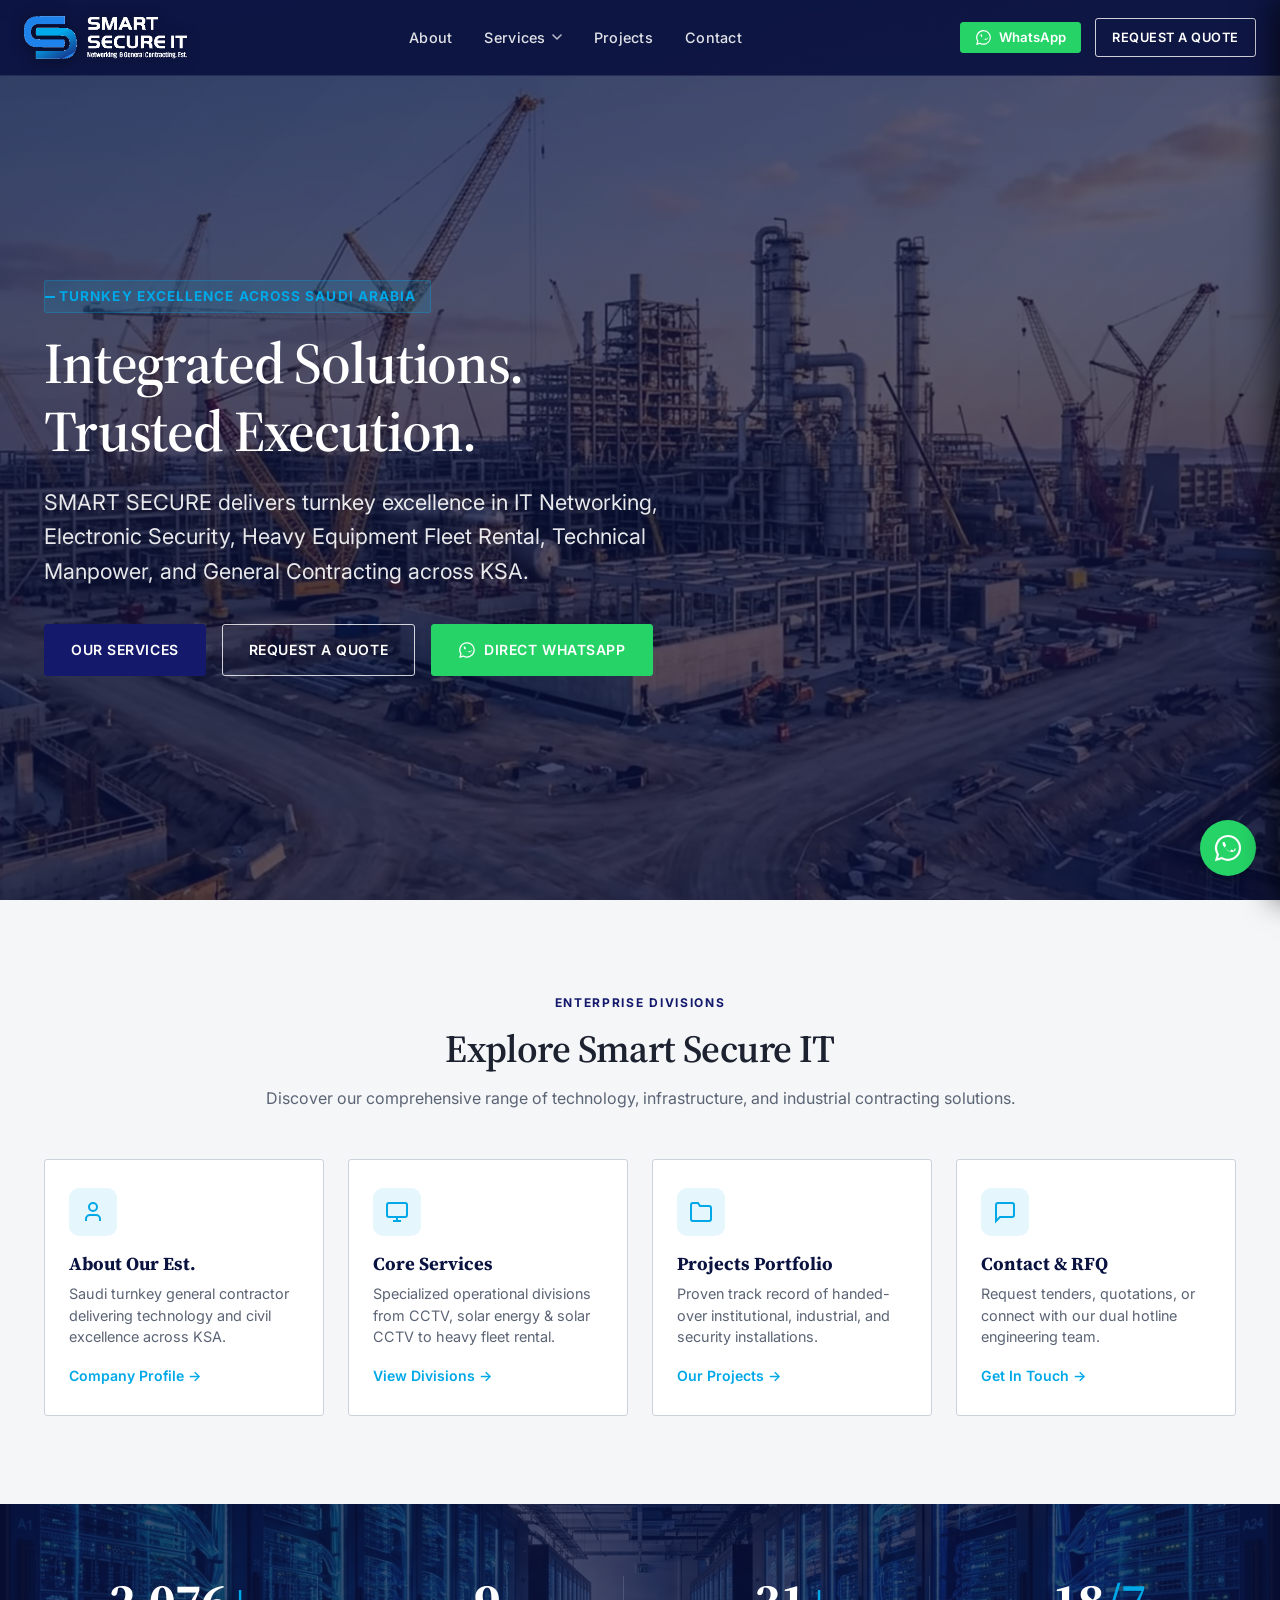
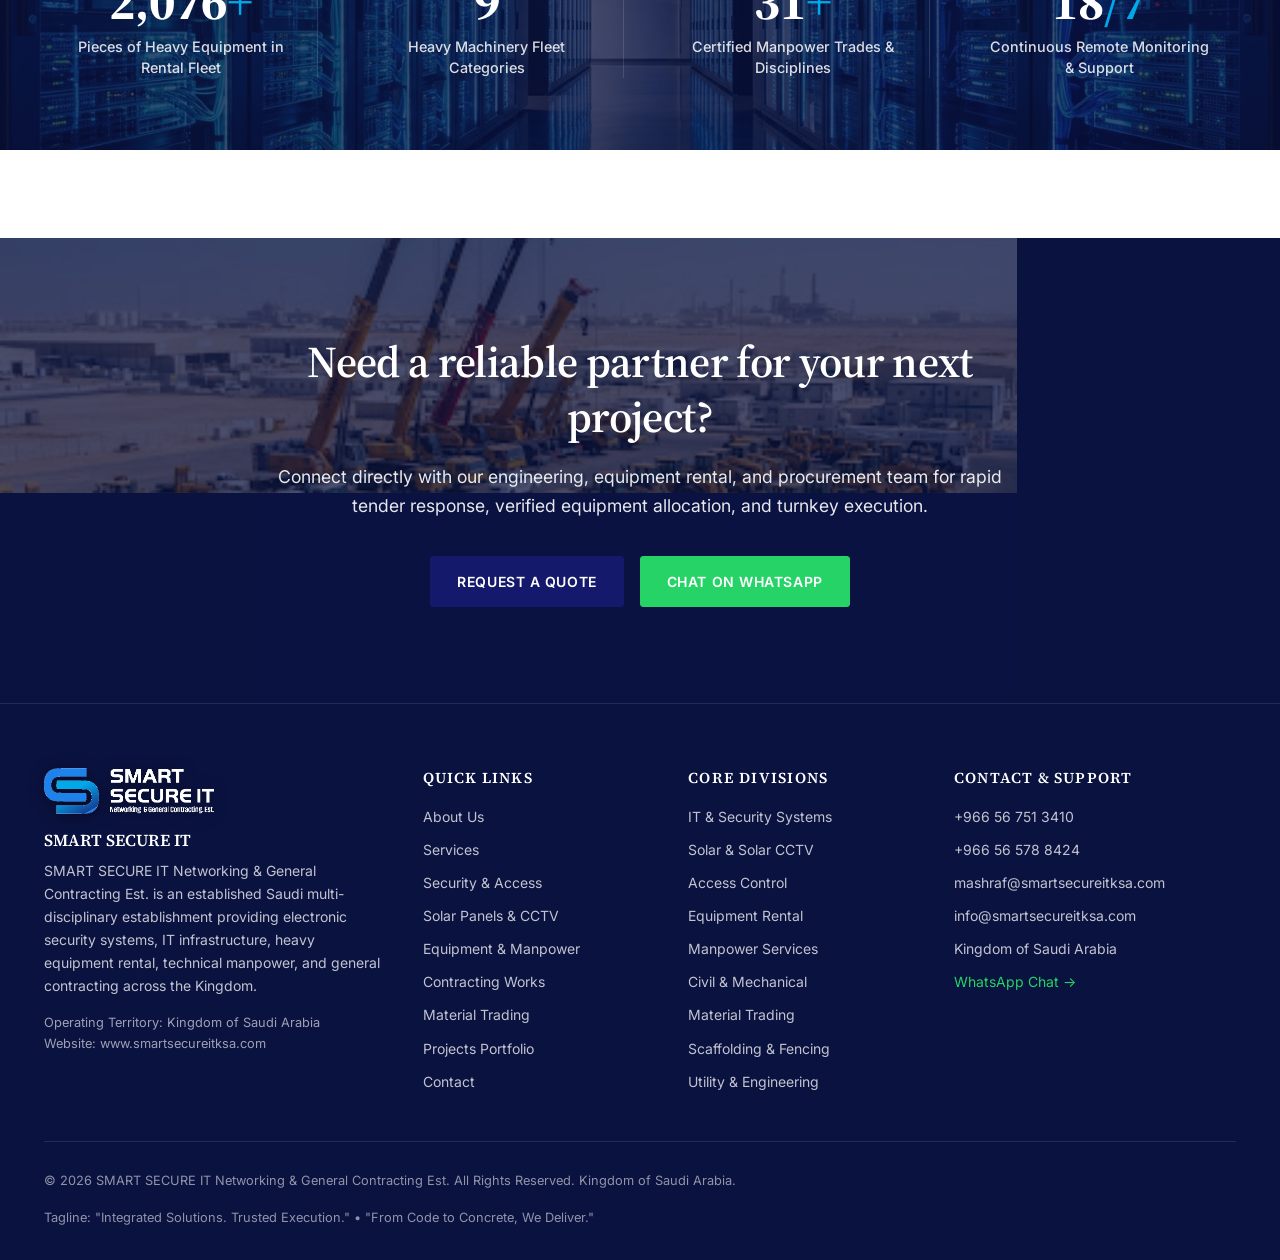
<file: index.html>
<!DOCTYPE html>
<html lang="en" dir="ltr">
<head>
    <meta charset="UTF-8">
    <meta name="viewport" content="width=device-width, initial-scale=1.0">
    <title>SMART SECURE IT | Integrated Solutions. Trusted Execution. KSA</title>
    <meta name="description" content="Official corporate portal of SMART SECURE IT Networking & General Contracting Est., Saudi Arabia. Turnkey IT, security systems, heavy equipment rental, manpower, and civil works.">
    <link rel="canonical" href="https://www.smartsecureitksa.com/">

    <!-- Open Graph / Social Tags -->
    <meta property="og:type" content="website">
    <meta property="og:url" content="https://www.smartsecureitksa.com/">
    <meta property="og:title" content="SMART SECURE IT | Integrated Solutions. Trusted Execution. KSA">
    <meta property="og:description" content="Official corporate portal of SMART SECURE IT Networking & General Contracting Est., Saudi Arabia. Turnkey IT, security systems, heavy equipment rental, manpower, and civil works.">
    <meta property="og:image" content="https://www.smartsecureitksa.com/assets/logo.png">

    <!-- Twitter Card -->
    <meta name="twitter:card" content="summary_large_image">
    <meta name="twitter:title" content="SMART SECURE IT | Integrated Solutions. Trusted Execution. KSA">
    <meta name="twitter:description" content="Official corporate portal of SMART SECURE IT Networking & General Contracting Est., Saudi Arabia. Turnkey IT, security systems, heavy equipment rental, manpower, and civil works.">
    <meta name="twitter:image" content="https://www.smartsecureitksa.com/assets/logo.png">

    <!-- Browser Favicons -->
    <link rel="icon" type="image/x-icon" href="/favicon.ico">
    <link rel="icon" type="image/png" sizes="32x32" href="/favicon.png">

    <!-- Performance Optimizations -->
    <link rel="preload" as="image" href="/assets/img/hero-poster.jpg">
    <link rel="preconnect" href="https://fonts.googleapis.com">
    <link rel="preconnect" href="https://fonts.gstatic.com" crossorigin>
    <link href="https://fonts.googleapis.com/css2?family=Inter:wght@400;500;600;700&family=Source+Serif+4:ital,opsz,wght@0,8..60,600;0,8..60,700;1,8..60,600&display=swap" rel="stylesheet">

    <!-- Stylesheet -->
    <link rel="stylesheet" href="/css/styles.css?v=2.8">

    <!-- Organization Schema (JSON-LD) -->
    <script type="application/ld+json">
    {
      "@context": "https://schema.org",
      "@type": "GeneralContractor",
      "name": "SMART SECURE IT Networking & General Contracting Est.",
      "alternateName": "المؤسسة الذكية الآمنة لتقنية المعلومات والمقاولات العامة",
      "url": "https://www.smartsecureitksa.com/",
      "logo": "https://www.smartsecureitksa.com/assets/logo.png",
      "description": "Comprehensive IT networking, high-tech CCTV systems, access control, heavy machinery rental, certified manpower, and civil engineering contractor in Saudi Arabia.",
      "telephone": [
        "+966567513410",
        "+966565788424"
      ],
      "email": "info@smartsecureitksa.com",
      "address": {
        "@type": "PostalAddress",
        "addressCountry": "SA",
        "streetAddress": "[Add office address]"
      },
      "areaServed": "SA",
      "openingHours": "Sa-Th 08:00-18:00"
    }
    </script>
</head>
<body id="top">
    <!-- Accessibility Skip Link -->
    <a href="#main-content" class="skip-link">Skip to main content</a>

    <!-- ================= 1. HEADER ================= -->
    <header class="site-header" id="top">
        <div class="container header-inner">
            <a href="/" class="brand-link" aria-label="SMART SECURE IT Home">
                <img src="/assets/logo.png" alt="SMART SECURE IT" class="brand-logo" onerror="this.style.display='none'">
                <span class="brand-fallback">SMART SECURE IT</span>
            </a>

            <!-- Desktop Navigation -->
            <nav class="nav-desktop" aria-label="Primary Navigation">
                <a href="/about/" class="nav-link ">About</a>
                <div class="nav-item-dropdown" id="navServicesDropdown">
                    <a href="/services/" class="nav-link nav-dropdown-trigger " id="servicesMenuBtn" aria-haspopup="true" aria-expanded="false">
                        <span>Services</span>
                        <svg class="dropdown-chevron" viewBox="0 0 10 6" width="10" height="6" aria-hidden="true">
                            <path d="M1 1L5 5L9 1" stroke="currentColor" stroke-width="1.6" stroke-linecap="round" stroke-linejoin="round" fill="none"/>
                        </svg>
                    </a>
                    <div class="nav-dropdown-menu" role="menu" aria-labelledby="servicesMenuBtn">
                        <div class="dropdown-menu-inner">
                            <a href="/services/" class="dropdown-banner-card" role="menuitem">
                                <div class="banner-card-content">
                                    <span class="banner-badge">Turnkey Capabilities</span>
                                    <span class="banner-title">All Services Overview</span>
                                    <span class="banner-desc">Comprehensive engineering, equipment &amp; contracting solutions across KSA</span>
                                </div>
                                <span class="banner-arrow" aria-hidden="true">
                                    <svg viewBox="0 0 16 16" width="16" height="16" fill="currentColor"><path d="M8.22 2.97a.75.75 0 0 1 1.06 0l4.25 4.25a.75.75 0 0 1 0 1.06l-4.25 4.25a.75.75 0 0 1-1.06-1.06l2.97-2.97H2.75a.75.75 0 0 1 0-1.5h8.44L8.22 4.03a.75.75 0 0 1 0-1.06z"/></svg>
                                </span>
                            </a>
                            <div class="dropdown-grid">
                                <a href="/services/security-systems/" class="dropdown-grid-item" role="menuitem">
                                    <div class="item-icon-wrap">
                                        <svg viewBox="0 0 24 24" class="item-svg" fill="none" stroke="currentColor" stroke-width="2"><path d="M12 22s8-4 8-10V5l-8-3-8 3v7c0 6 8 10 8 10z"/></svg>
                                    </div>
                                    <div class="item-text">
                                        <div class="item-title">Security &amp; Access</div>
                                        <div class="item-sub">CCTV, biometrics &amp; barrier systems</div>
                                    </div>
                                </a>
                                <a href="/services/solar-systems/" class="dropdown-grid-item" role="menuitem">
                                    <div class="item-icon-wrap">
                                        <svg viewBox="0 0 24 24" class="item-svg" fill="none" stroke="currentColor" stroke-width="2"><circle cx="12" cy="12" r="5"/><line x1="12" y1="1" x2="12" y2="3"/><line x1="12" y1="21" x2="12" y2="23"/><line x1="4.22" y1="4.22" x2="5.64" y2="5.64"/><line x1="18.36" y1="18.36" x2="19.78" y2="19.78"/><line x1="1" y1="12" x2="3" y2="12"/><line x1="21" y1="12" x2="23" y2="12"/><line x1="4.22" y1="19.78" x2="5.64" y2="18.36"/><line x1="18.36" y1="5.64" x2="19.78" y2="4.22"/></svg>
                                    </div>
                                    <div class="item-text">
                                        <div class="item-title">Solar &amp; Solar CCTV</div>
                                        <div class="item-sub">PV panels &amp; off-grid surveillance</div>
                                    </div>
                                </a>
                                <a href="/services/equipment-manpower/" class="dropdown-grid-item" role="menuitem">
                                    <div class="item-icon-wrap">
                                        <svg viewBox="0 0 24 24" class="item-svg" fill="none" stroke="currentColor" stroke-width="2"><rect x="1" y="3" width="15" height="13"/><polygon points="16 8 20 8 23 11 23 16 16 16 16 8"/><circle cx="5.5" cy="18.5" r="2.5"/><circle cx="18.5" cy="18.5" r="2.5"/></svg>
                                    </div>
                                    <div class="item-text">
                                        <div class="item-title">Equipment &amp; Manpower</div>
                                        <div class="item-sub">Heavy fleet rental &amp; certified crew</div>
                                    </div>
                                </a>
                                <a href="/services/mechanical-civil/" class="dropdown-grid-item" role="menuitem">
                                    <div class="item-icon-wrap">
                                        <svg viewBox="0 0 24 24" class="item-svg" fill="none" stroke="currentColor" stroke-width="2"><path d="M3 21h18M5 21V7l8-4v18M13 11l6 3v7"/></svg>
                                    </div>
                                    <div class="item-text">
                                        <div class="item-title">General Contracting</div>
                                        <div class="item-sub">Civil, structural, piping &amp; MEP</div>
                                    </div>
                                </a>
                                <a href="/services/contracting-works/" class="dropdown-grid-item" role="menuitem">
                                    <div class="item-icon-wrap">
                                        <svg viewBox="0 0 24 24" class="item-svg" fill="none" stroke="currentColor" stroke-width="2"><rect x="3" y="3" width="18" height="18" rx="2"/><path d="M3 9h18M3 15h18M9 3v18M15 3v18"/></svg>
                                    </div>
                                    <div class="item-text">
                                        <div class="item-title">Scaffolding &amp; Fencing</div>
                                        <div class="item-sub">Aramco staging &amp; perimeter security</div>
                                    </div>
                                </a>
                                <a href="/services/materials/" class="dropdown-grid-item" role="menuitem">
                                    <div class="item-icon-wrap">
                                        <svg viewBox="0 0 24 24" class="item-svg" fill="none" stroke="currentColor" stroke-width="2"><path d="M21 16V8a2 2 0 0 0-1-1.73l-7-4a2 2 0 0 0-2 0l-7 4A2 2 0 0 0 3 8v8a2 2 0 0 0 1 1.73l7 4a2 2 0 0 0 2 0l7-4A2 2 0 0 0 21 16z"/><polyline points="3.27 6.96 12 12.01 20.73 6.96"/><line x1="12" y1="22.08" x2="12" y2="12"/></svg>
                                    </div>
                                    <div class="item-text">
                                        <div class="item-title">Material Trading</div>
                                        <div class="item-sub">Industrial supplies &amp; hardware</div>
                                    </div>
                                </a>
                                <a href="/services/utility-engineering/" class="dropdown-grid-item" role="menuitem">
                                    <div class="item-icon-wrap">
                                        <svg viewBox="0 0 24 24" class="item-svg" fill="none" stroke="currentColor" stroke-width="2"><circle cx="12" cy="12" r="3"/><path d="M19.4 15a1.65 1.65 0 0 0 .33 1.82l.06.06a2 2 0 0 1 0 2.83 2 2 0 0 1-2.83 0l-.06-.06a1.65 1.65 0 0 0-1.82-.33 1.65 1.65 0 0 0-1 1.51V21a2 2 0 0 1-2 2 2 2 0 0 1-2-2v-.09A1.65 1.65 0 0 0 9 19.4a1.65 1.65 0 0 0-1.82.33l-.06.06a2 2 0 0 1-2.83 0 2 2 0 0 1 0-2.83l.06-.06a1.65 1.65 0 0 0 .33-1.82 1.65 1.65 0 0 0-1.51-1H3a2 2 0 0 1-2-2 2 2 0 0 1 2-2h.09A1.65 1.65 0 0 0 4.6 9a1.65 1.65 0 0 0-.33-1.82l-.06-.06a2 2 0 0 1 0-2.83 2 2 0 0 1 2.83 0l.06.06a1.65 1.65 0 0 0 1.82.33H9a1.65 1.65 0 0 0 1-1.51V3a2 2 0 0 1 2-2 2 2 0 0 1 2 2v.09a1.65 1.65 0 0 0 1 1.51 1.65 1.65 0 0 0 1.82-.33l.06-.06a2 2 0 0 1 2.83 0 2 2 0 0 1 0 2.83l-.06.06a1.65 1.65 0 0 0-.33 1.82V9a1.65 1.65 0 0 0 1.51 1H21a2 2 0 0 1 2 2 2 2 0 0 1-2 2h-.09a1.65 1.65 0 0 0-1.51 1z"/></svg>
                                    </div>
                                    <div class="item-text">
                                        <div class="item-title">Utility &amp; Engineering</div>
                                        <div class="item-sub">Infrastructure &amp; technical support</div>
                                    </div>
                                </a>
                            </div>
                        </div>
                    </div>
                </div>
                <a href="/projects/" class="nav-link ">Projects</a>
                <a href="/contact/" class="nav-link ">Contact</a>
            </nav>

            <!-- Actions: WhatsApp & Quote Button -->
            <div class="header-actions">
                <a href="https://wa.me/966567513410?text=Hello%20Smart%20Secure%20IT%2C%20I%20would%20like%20to%20enquire%20about%20your%20services" 
                   target="_blank" 
                   rel="noopener" 
                   class="header-wa-btn" 
                   aria-label="Chat on WhatsApp" 
                   title="Chat on WhatsApp">
                    <svg viewBox="0 0 32 32" class="header-wa-icon" aria-hidden="true">
                        <path d="M16 2a13.9 13.9 0 00-12 20.9L2 30l7.3-1.9A13.9 13.9 0 1016 2zm0 25.5a11.6 11.6 0 01-5.9-1.6l-.4-.3-4.4 1.1 1.2-4.2-.3-.4a11.6 11.6 0 119.8 5.4zm6.4-8.6c-.3-.2-2.1-1-2.4-1.1-.3-.2-.6-.2-.8.2s-1 1.1-1.2 1.4-.4.3-.7.2a9.2 9.2 0 01-2.7-1.7 10.1 10.1 0 01-1.9-2.3c-.2-.4 0-.5.2-.7s.4-.4.6-.7.2-.4.3-.6 0-.4 0-.6-.8-2-1.1-2.7c-.3-.7-.6-.6-.8-.6h-.7a1.4 1.4 0 00-1 1 5.3 5.3 0 001.6 3.9 12.3 12.3 0 005.3 4.7c.8.3 1.5.5 2 .7a4.9 4.9 0 002.3.1 3.7 3.7 0 002.5-1.7 3 3 0 00.2-1.7c-.2-.2-.5-.3-.9-.5z"/>
                    </svg>
                    <span class="header-wa-text">WhatsApp</span>
                </a>
                <a href="/contact/" class="btn btn-outline-white btn-sm">Request a Quote</a>
                
                <!-- Mobile Hamburger Toggle -->
                <button type="button" class="hamburger-btn" id="hamburger-btn" aria-label="Toggle Navigation Menu" aria-expanded="false" aria-controls="mobile-drawer">
                    <span></span>
                    <span></span>
                    <span></span>
                </button>
            </div>
        </div>
    </header>

    <!-- Mobile Navigation Drawer -->
    <div class="drawer-backdrop" id="drawer-backdrop"></div>
    <div class="mobile-drawer" id="mobile-drawer" role="dialog" aria-modal="true" aria-label="Mobile Navigation Menu">
        <div class="mobile-drawer-header">
            <span class="brand-fallback" style="display:block;">SMART SECURE IT</span>
            <button type="button" class="btn-sm" id="drawer-close-btn" aria-label="Close Menu" style="color:var(--white); font-size:1.5rem; line-height:1;">&times;</button>
        </div>
        <a href="https://wa.me/966567513410?text=Hello%20Smart%20Secure%20IT%2C%20I%20would%20like%20to%20enquire%20about%20your%20services" 
           target="_blank" 
           rel="noopener" 
           class="btn btn-whatsapp" 
           style="width:100%; text-align:center; justify-content:center; gap:8px;"
           title="Chat on WhatsApp"
           aria-label="Chat on WhatsApp">
            Chat on WhatsApp
        </a>
        <div class="mobile-nav-links">
            <a href="/about/" class="nav-link ">About Us</a>
            <a href="/services/" class="nav-link ">Our Services</a>
            <a href="/services/security-systems/" class="nav-link">&bull; Security &amp; Access</a>
            <a href="/services/solar-systems/" class="nav-link">&bull; Solar Panels &amp; CCTV</a>
            <a href="/services/equipment-manpower/" class="nav-link">&bull; Equipment &amp; Manpower</a>
            <a href="/services/mechanical-civil/" class="nav-link">&bull; Mechanical &amp; Civil</a>
            <a href="/services/contracting-works/" class="nav-link">&bull; Scaffolding &amp; Fencing</a>
            <a href="/services/materials/" class="nav-link">&bull; Material Trading</a>
            <a href="/services/utility-engineering/" class="nav-link">&bull; Utility &amp; Engineering</a>
            <a href="/projects/" class="nav-link ">Projects Portfolio</a>
            <a href="/contact/" class="nav-link ">Contact</a>
        </div>
        <a href="/contact/" class="btn btn-primary" style="width:100%; text-align:center;">Request a Quote</a>
    </div>


    <!-- Main Content Container -->
    <main id="main-content">
<section class="video-section hero-section" id="hero">
            <div class="video-container">
                <video class="bg-video" autoplay loop muted playsinline preload="metadata" poster="/assets/img/hero-poster.jpg?v=3">
                    <source src="/assets/video/hero.webm?v=3" type="video/webm">
                    <source src="/assets/video/hero.mp4?v=3" type="video/mp4">
                </video>
                <div class="video-overlay"></div>
            </div>

            <div class="container">
                <div class="hero-content reveal-on-scroll">
                    <span class="section-label" style="color:var(--blue-500); background:rgba(0,168,232,0.15); border:1px solid rgba(0,168,232,0.3); padding:4px 14px; border-radius:var(--radius); display:inline-block; margin-bottom:16px; font-size:0.85rem; letter-spacing:0.08em; text-transform:uppercase;">
                        Turnkey Excellence Across Saudi Arabia
                    </span>
                    <h1 class="hero-h1">Integrated Solutions.<br>Trusted Execution.</h1>
                    <p class="hero-subline">SMART SECURE delivers turnkey excellence in IT Networking, Electronic Security, Heavy Equipment Fleet Rental, Technical Manpower, and General Contracting across KSA.</p>
                    <div class="hero-actions">
                        <a href="/services/" class="btn btn-primary">Our Services</a>
                        <a href="/contact/" class="btn btn-outline-white">Request a Quote</a>
                        <a href="https://wa.me/966567513410?text=Hello%20Smart%20Secure%20IT%2C%20I%20would%20like%20to%20enquire%20about%20your%20services" target="_blank" rel="noopener" class="btn btn-whatsapp" style="display:inline-flex; align-items:center; gap:8px;">
                            <svg viewBox="0 0 32 32" style="width:18px; height:18px; fill:currentColor;" aria-hidden="true"><path d="M16 2a13.9 13.9 0 00-12 20.9L2 30l7.3-1.9A13.9 13.9 0 1016 2zm0 25.5a11.6 11.6 0 01-5.9-1.6l-.4-.3-4.4 1.1 1.2-4.2-.3-.4a11.6 11.6 0 119.8 5.4zm6.4-8.6c-.3-.2-2.1-1-2.4-1.1-.3-.2-.6-.2-.8.2s-1 1.1-1.2 1.4-.4.3-.7.2a9.2 9.2 0 01-2.7-1.7 10.1 10.1 0 01-1.9-2.3c-.2-.4 0-.5.2-.7s.4-.4.6-.7.2-.4.3-.6 0-.4 0-.6-.8-2-1.1-2.7c-.3-.7-.6-.6-.8-.6h-.7a1.4 1.4 0 00-1 1 5.3 5.3 0 001.6 3.9 12.3 12.3 0 005.3 4.7c.8.3 1.5.5 2 .7a4.9 4.9 0 002.3.1 3.7 3.7 0 002.5-1.7 3 3 0 00.2-1.7c-.2-.2-.5-.3-.9-.5z"/></svg>
                            Direct WhatsApp
                        </a>
                    </div>
                </div>
            </div>

        </section>
        <!-- ================= EXPLORE ROW (MULTI-PAGE DIRECTORY) ================= -->
        <section class="section section-bg-grey explore-section" id="explore">
            <div class="container">
                <div class="section-header text-center reveal-on-scroll">
                    <span class="section-label">Enterprise Divisions</span>
                    <h2 class="section-title">Explore Smart Secure IT</h2>
                    <p class="section-subtitle">Discover our comprehensive range of technology, infrastructure, and industrial contracting solutions.</p>
                </div>
                <div class="explore-grid reveal-on-scroll">
                    <a href="/about/" class="explore-card">
                        <div class="explore-card-icon">
                            <svg viewBox="0 0 24 24" width="24" height="24" fill="none" stroke="currentColor" stroke-width="2">
                                <path d="M19 21v-2a4 4 0 00-4-4H9a4 4 0 00-4 4v2M12 3a4 4 0 100 8 4 4 0 000-8z"/>
                            </svg>
                        </div>
                        <h3 class="explore-card-title">About Our Est.</h3>
                        <p class="explore-card-desc">Saudi turnkey general contractor delivering technology and civil excellence across KSA.</p>
                        <span class="explore-card-link">Company Profile &rarr;</span>
                    </a>
                    <a href="/services/" class="explore-card">
                        <div class="explore-card-icon">
                            <svg viewBox="0 0 24 24" width="24" height="24" fill="none" stroke="currentColor" stroke-width="2">
                                <rect x="2" y="3" width="20" height="14" rx="2" ry="2"/>
                                <line x1="8" y1="21" x2="16" y2="21"/>
                                <line x1="12" y1="17" x2="12" y2="21"/>
                            </svg>
                        </div>
                        <h3 class="explore-card-title">Core Services</h3>
                        <p class="explore-card-desc">Specialized operational divisions from CCTV, solar energy &amp; solar CCTV to heavy fleet rental.</p>
                        <span class="explore-card-link">View Divisions &rarr;</span>
                    </a>
                    <a href="/projects/" class="explore-card">
                        <div class="explore-card-icon">
                            <svg viewBox="0 0 24 24" width="24" height="24" fill="none" stroke="currentColor" stroke-width="2">
                                <path d="M22 19a2 2 0 01-2 2H4a2 2 0 01-2-2V5a2 2 0 012-2h5l2 3h9a2 2 0 012 2z"/>
                            </svg>
                        </div>
                        <h3 class="explore-card-title">Projects Portfolio</h3>
                        <p class="explore-card-desc">Proven track record of handed-over institutional, industrial, and security installations.</p>
                        <span class="explore-card-link">Our Projects &rarr;</span>
                    </a>
                    <a href="/contact/" class="explore-card">
                        <div class="explore-card-icon">
                            <svg viewBox="0 0 24 24" width="24" height="24" fill="none" stroke="currentColor" stroke-width="2">
                                <path d="M21 15a2 2 0 01-2 2H7l-4 4V5a2 2 0 012-2h14a2 2 0 012 2z"/>
                            </svg>
                        </div>
                        <h3 class="explore-card-title">Contact &amp; RFQ</h3>
                        <p class="explore-card-desc">Request tenders, quotations, or connect with our dual hotline engineering team.</p>
                        <span class="explore-card-link">Get In Touch &rarr;</span>
                    </a>
                </div>
            </div>
        </section>
<section class="video-section stats-section" id="stats">
            <div class="video-container">
                <video class="bg-video" autoplay loop muted playsinline preload="metadata" poster="/assets/img/stats-poster.jpg">
                    <source src="/assets/video/stats.mp4" type="video/mp4">
                </video>
                <div class="video-overlay" style="background: rgba(10, 18, 64, 0.75);"></div>
            </div>

            <div class="container">
                <div class="stats-grid reveal-on-scroll">
                    <!-- Stat 1: 2,700+ Equipment Fleet -->
                    <div class="stat-item">
                        <div class="stat-number-wrap">
                            <span class="stat-number" data-count="2700">0</span><span class="stat-suffix">+</span>
                        </div>
                        <span class="stat-label">Pieces of Heavy Equipment in Rental Fleet</span>
                    </div>

                    <!-- Stat 2: 12 Equipment Categories -->
                    <div class="stat-item">
                        <div class="stat-number-wrap">
                            <span class="stat-number" data-count="12">0</span>
                        </div>
                        <span class="stat-label">Heavy Machinery Fleet Categories</span>
                    </div>

                    <!-- Stat 3: 40+ Certified Manpower Disciplines -->
                    <div class="stat-item">
                        <div class="stat-number-wrap">
                            <span class="stat-number" data-count="40">0</span><span class="stat-suffix">+</span>
                        </div>
                        <span class="stat-label">Certified Manpower Trades &amp; Disciplines</span>
                    </div>

                    <!-- Stat 4: 24/7 Monitoring & Support -->
                    <div class="stat-item">
                        <div class="stat-number-wrap">
                            <span class="stat-number" data-count="24">0</span><span class="stat-suffix">/7</span>
                        </div>
                        <span class="stat-label">Continuous Remote Monitoring &amp; Support</span>
                    </div>
                </div>
            </div>
        </section>
<section class="video-section cta-section" id="cta">
            <div class="video-container">
                <video class="bg-video" autoplay loop muted playsinline preload="metadata" poster="/assets/img/cta-poster.jpg">
                    <source src="/assets/video/cta.mp4" type="video/mp4">
                </video>
                <div class="video-overlay" style="background: rgba(10, 18, 64, 0.72);"></div>
            </div>

            <div class="container">
                <div class="cta-content reveal-on-scroll">
                    <h2 class="cta-heading">Need a reliable partner for your next project?</h2>
                    <p class="cta-subheading">Connect directly with our engineering, equipment rental, and procurement team for rapid tender response, verified equipment allocation, and turnkey execution.</p>
                    <div class="cta-actions">
                        <a href="/contact/" class="btn btn-primary">Request a Quote</a>
                        <a href="https://wa.me/966567513410?text=Hello%20Smart%20Secure%20IT%2C%20I%20would%20like%20to%20enquire%20about%20your%20services" class="btn btn-whatsapp" target="_blank" rel="noopener">Chat on WhatsApp</a>
                    </div>
                </div>
            </div>
        </section>
    </main>

    <!-- ================= 15. FOOTER ================= -->
    <footer class="site-footer">
        <div class="container">
            <div class="footer-top-grid">
                <!-- Col 1: Brand & Description -->
                <div>
                    <img src="/assets/logo.png" alt="SMART SECURE IT" class="footer-logo" onerror="this.style.display='none'">
                    <h4 style="color:var(--white); margin-bottom: 8px;">SMART SECURE IT</h4>
                    <p class="footer-desc">SMART SECURE IT Networking &amp; General Contracting Est. is an established Saudi multi-disciplinary establishment providing electronic security systems, IT infrastructure, heavy equipment rental, technical manpower, and general contracting across the Kingdom.</p>
                    <div class="footer-meta-legal">
                        <div>Operating Territory: Kingdom of Saudi Arabia</div>
                        <div>Website: www.smartsecureitksa.com</div>
                    </div>
                </div>

                <!-- Col 2: Navigation Links -->
                <div>
                    <h5 class="footer-col-title">Quick Links</h5>
                    <div class="footer-nav-list">
                        <a href="/about/" class="footer-nav-link">About Us</a>
                        <a href="/services/" class="footer-nav-link">Services</a>
                        <a href="/services/security-systems/" class="footer-nav-link">Security &amp; Access</a>
                        <a href="/services/solar-systems/" class="footer-nav-link">Solar Panels &amp; CCTV</a>
                        <a href="/services/equipment-manpower/" class="footer-nav-link">Equipment &amp; Manpower</a>
                        <a href="/services/mechanical-civil/" class="footer-nav-link">Contracting Works</a>
                        <a href="/services/materials/" class="footer-nav-link">Material Trading</a>
                        <a href="/projects/" class="footer-nav-link">Projects Portfolio</a>
                        <a href="/contact/" class="footer-nav-link">Contact</a>
                    </div>
                </div>

                <!-- Col 3: Service Divisions -->
                <div>
                    <h5 class="footer-col-title">Core Divisions</h5>
                    <div class="footer-nav-list">
                        <a href="/services/security-systems/" class="footer-nav-link">IT &amp; Security Systems</a>
                        <a href="/services/solar-systems/" class="footer-nav-link">Solar &amp; Solar CCTV</a>
                        <a href="/services/security-systems/" class="footer-nav-link">Access Control</a>
                        <a href="/services/equipment-manpower/" class="footer-nav-link">Equipment Rental</a>
                        <a href="/services/equipment-manpower/" class="footer-nav-link">Manpower Services</a>
                        <a href="/services/mechanical-civil/" class="footer-nav-link">Civil &amp; Mechanical</a>
                        <a href="/services/materials/" class="footer-nav-link">Material Trading</a>
                        <a href="/services/contracting-works/" class="footer-nav-link">Scaffolding &amp; Fencing</a>
                        <a href="/services/utility-engineering/" class="footer-nav-link">Utility &amp; Engineering</a>
                    </div>
                </div>

                <!-- Col 4: Contact Summary -->
                <div>
                    <h5 class="footer-col-title">Contact &amp; Support</h5>
                    <div class="footer-nav-list">
                        <a href="tel:+966567513410" class="footer-nav-link" style="direction: ltr; display: inline-block;">+966 56 751 3410</a>
                        <a href="tel:+966565788424" class="footer-nav-link" style="direction: ltr; display: inline-block;">+966 56 578 8424</a>
                        <a href="mailto:mashraf@smartsecureitksa.com" class="footer-nav-link">mashraf@smartsecureitksa.com</a>
                        <a href="mailto:info@smartsecureitksa.com" class="footer-nav-link">info@smartsecureitksa.com</a>
                        <span class="footer-nav-link">Kingdom of Saudi Arabia</span>
                        <a href="https://wa.me/966567513410?text=Hello%20Smart%20Secure%20IT%2C%20I%20would%20like%20to%20enquire%20about%20your%20services" target="_blank" rel="noopener" class="footer-nav-link" style="color:var(--wa-green);" title="Chat on WhatsApp">WhatsApp Chat &rarr;</a>
                    </div>
                </div>
            </div>

            <!-- Bottom Copyright Bar -->
            <div class="footer-bottom-bar">
                <span>&copy; 2026 SMART SECURE IT Networking &amp; General Contracting Est. All Rights Reserved. Kingdom of Saudi Arabia.</span>
                <span>Tagline: "Integrated Solutions. Trusted Execution." &bull; "From Code to Concrete, We Deliver."</span>
            </div>
        </div>
    </footer>

    <!-- ================= SERVICE DETAILS MODAL (ACCESSIBLE DIALOG) ================= -->
    <div class="modal-overlay" id="service-modal" role="dialog" aria-modal="true" aria-labelledby="modal-service-title" aria-hidden="true" style="display: none;">
        <div class="modal-box">
            <button type="button" class="modal-close-icon" id="modal-close-icon" aria-label="Close details dialog">&times;</button>
            <h3 class="modal-title" id="modal-service-title">Service Details</h3>
            <p class="modal-body" id="modal-service-body"></p>
            <button type="button" class="btn btn-outline-navy btn-sm" id="modal-close-btn">Close</button>
        </div>
    </div>

    <!-- ================= WHATSAPP FIXED BUTTON (STRICT COMPLIANCE) ================= -->
    <a href="https://wa.me/966567513410?text=Hello%20Smart%20Secure%20IT%2C%20I%20would%20like%20to%20enquire%20about%20your%20services" 
       class="whatsapp-fixed-btn" 
       target="_blank" 
       rel="noopener" 
       aria-label="Chat on WhatsApp"
       title="Chat on WhatsApp">
        <svg viewBox="0 0 32 32" aria-hidden="true">
            <path d="M16 2a13.9 13.9 0 00-12 20.9L2 30l7.3-1.9A13.9 13.9 0 1016 2zm0 25.5a11.6 11.6 0 01-5.9-1.6l-.4-.3-4.4 1.1 1.2-4.2-.3-.4a11.6 11.6 0 119.8 5.4zm6.4-8.6c-.3-.2-2.1-1-2.4-1.1-.3-.2-.6-.2-.8.2s-1 1.1-1.2 1.4-.4.3-.7.2a9.2 9.2 0 01-2.7-1.7 10.1 10.1 0 01-1.9-2.3c-.2-.4 0-.5.2-.7s.4-.4.6-.7.2-.4.3-.6 0-.4 0-.6-.8-2-1.1-2.7c-.3-.7-.6-.6-.8-.6h-.7a1.4 1.4 0 00-1 1 5.3 5.3 0 001.6 3.9 12.3 12.3 0 005.3 4.7c.8.3 1.5.5 2 .7a4.9 4.9 0 002.3.1 3.7 3.7 0 002.5-1.7 3 3 0 00.2-1.7c-.2-.2-.5-.3-.9-.5z"/>
        </svg>
    </a>

    <!-- ================= WHATSAPP NUMBER PICKER MODAL ================= -->
    <div class="wa-picker-overlay" id="wa-picker-modal" role="dialog" aria-modal="true" aria-labelledby="wa-picker-title" style="display: none;">
        <div class="wa-picker-box">
            <button type="button" class="wa-picker-close" id="wa-picker-close-btn" aria-label="Close WhatsApp number selection">&times;</button>
            <div class="wa-picker-header">
                <div class="wa-picker-icon">
                    <svg viewBox="0 0 24 24" width="28" height="28" fill="currentColor">
                        <path d="M12.04 2C6.58 2 2.13 6.45 2.13 11.91C2.13 13.66 2.59 15.36 3.45 16.86L2.05 22L7.3 20.62C8.75 21.41 10.38 21.83 12.04 21.83C17.5 21.83 21.95 17.38 21.95 11.92C21.95 9.27 20.92 6.78 19.05 4.91C17.18 3.03 14.69 2 12.04 2M12.05 3.67C14.25 3.67 16.31 4.53 17.87 6.09C19.42 7.65 20.28 9.72 20.28 11.92C20.28 16.46 16.58 20.15 12.04 20.15C10.56 20.15 9.11 19.76 7.85 19L7.55 18.83L4.43 19.65L5.26 16.61L5.06 16.29C4.24 15 3.8 13.47 3.8 11.91C3.81 7.37 7.5 3.67 12.05 3.67M8.53 7.33C8.37 7.33 8.1 7.39 7.87 7.64C7.65 7.89 7.02 8.48 7.02 9.68C7.02 10.88 7.89 12.04 8.01 12.2C8.13 12.37 9.71 14.81 12.13 15.86C14.15 16.73 14.56 16.55 15.01 16.51C15.46 16.47 16.46 15.92 16.66 15.34C16.87 14.77 16.87 14.28 16.81 14.17C16.75 14.07 16.58 14.01 16.33 13.89C16.08 13.76 14.86 13.16 14.63 13.08C14.41 13 14.24 12.96 14.08 13.21C13.91 13.46 13.44 14.01 13.3 14.17C13.15 14.34 13.01 14.36 12.76 14.24C12.51 14.11 11.71 13.85 10.76 13C10.02 12.34 9.52 11.53 9.38 11.28C9.23 11.03 9.36 10.9 9.49 10.77C9.6 10.66 9.74 10.48 9.87 10.33C9.99 10.19 10.03 10.08 10.11 9.92C10.19 9.75 10.15 9.61 10.09 9.49C10.03 9.36 9.56 8.21 9.36 7.73C9.17 7.26 8.97 7.32 8.82 7.31C8.68 7.31 8.53 7.33 8.53 7.33Z"/>
                    </svg>
                </div>
                <div>
                    <h3 class="wa-picker-title" id="wa-picker-title">Connect on WhatsApp</h3>
                    <p class="wa-picker-subtitle">Select a number to start your chat:</p>
                </div>
            </div>
            <div class="wa-picker-options">
                <button type="button" class="wa-picker-option" data-number="966567513410" id="wa-opt-1">
                    <div class="wa-opt-avatar">1</div>
                    <div class="wa-opt-info">
                        <span class="wa-opt-phone" dir="ltr">+966 56 751 3410</span>
                    </div>
                    <svg class="wa-opt-arrow" viewBox="0 0 24 24" width="20" height="20" fill="none" stroke="currentColor" stroke-width="2">
                        <path d="M5 12h14M12 5l7 7-7 7"/>
                    </svg>
                </button>
                <button type="button" class="wa-picker-option" data-number="966565788424" id="wa-opt-2">
                    <div class="wa-opt-avatar">2</div>
                    <div class="wa-opt-info">
                        <span class="wa-opt-phone" dir="ltr">+966 56 578 8424</span>
                    </div>
                    <svg class="wa-opt-arrow" viewBox="0 0 24 24" width="20" height="20" fill="none" stroke="currentColor" stroke-width="2">
                        <path d="M5 12h14M12 5l7 7-7 7"/>
                    </svg>
                </button>
            </div>
            <div class="wa-picker-footer">
                <span>Official Verified Business Channels &bull; SMART SECURE IT KSA</span>
            </div>
        </div>
    </div>

    <!-- Scripts (Deferred Execution) -->
    <script src="/js/main.js?v=2.7" defer></script>
</body>
</html>
</file>
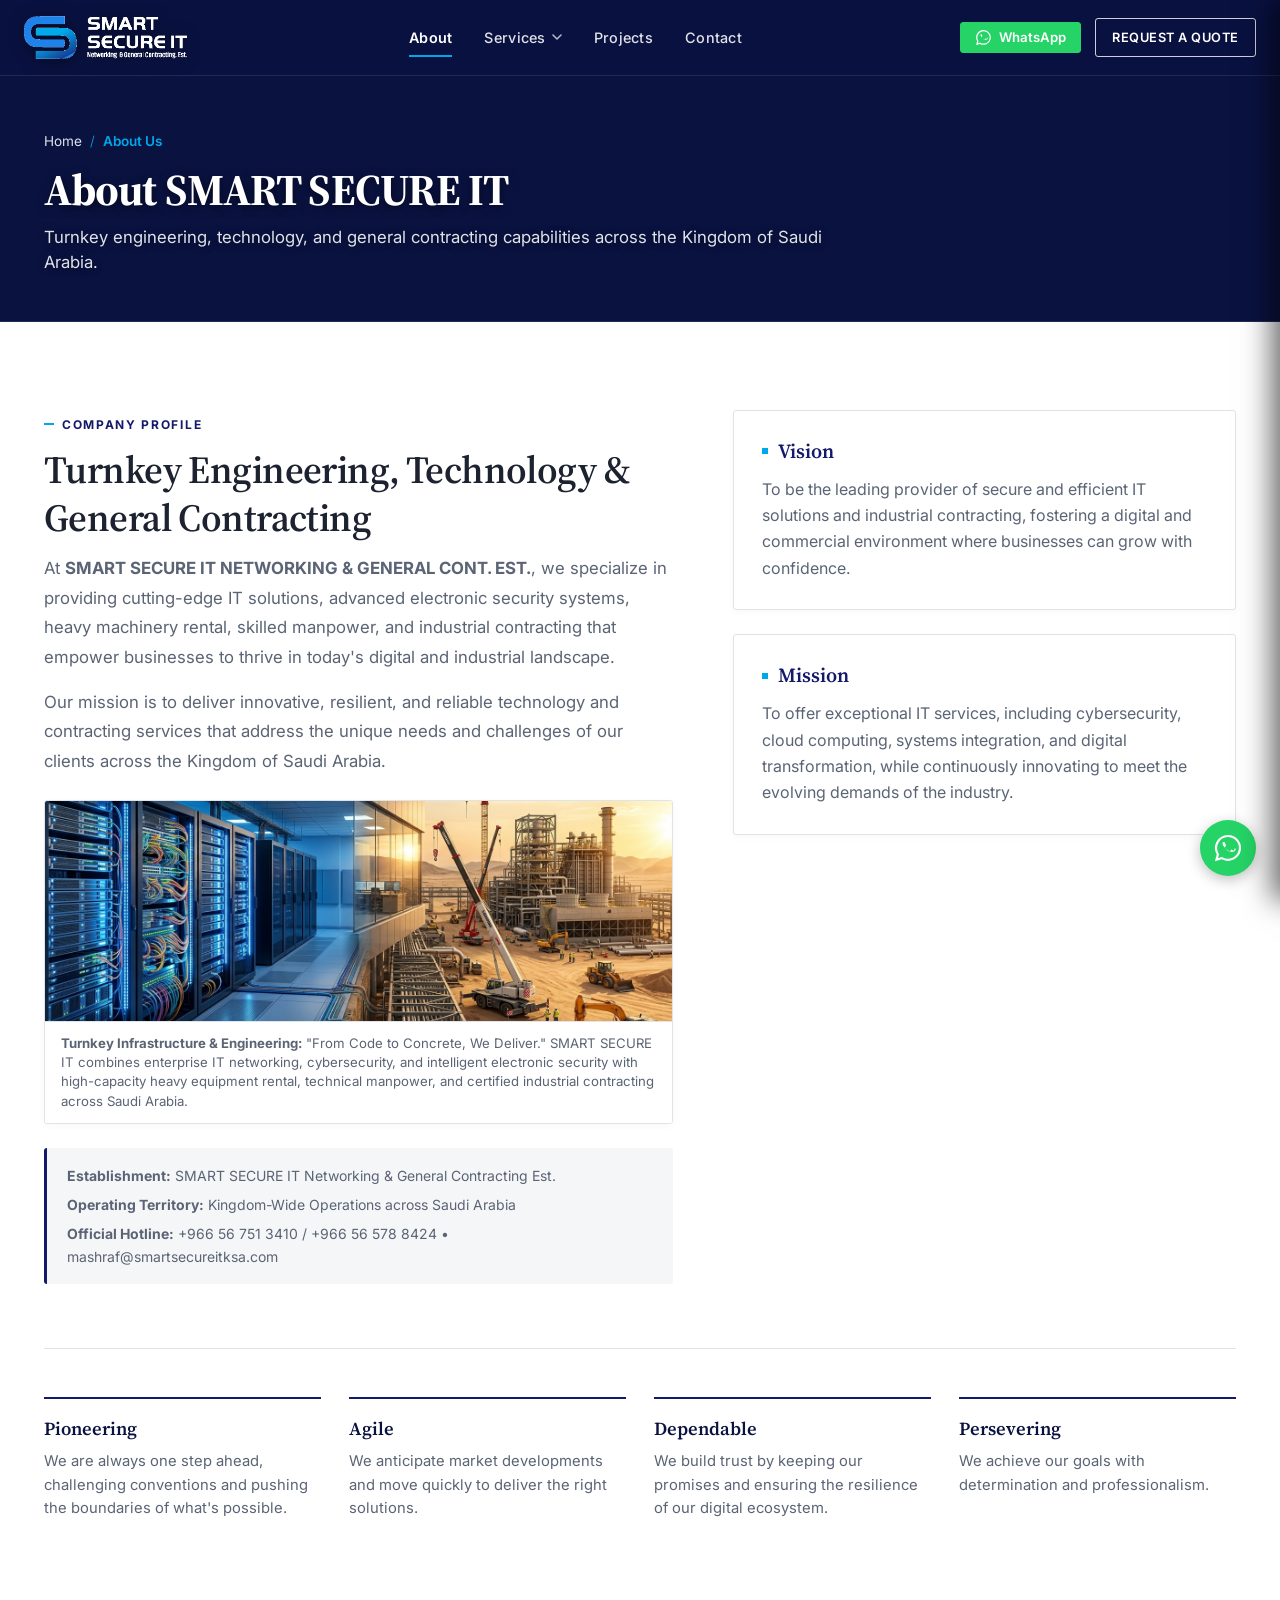
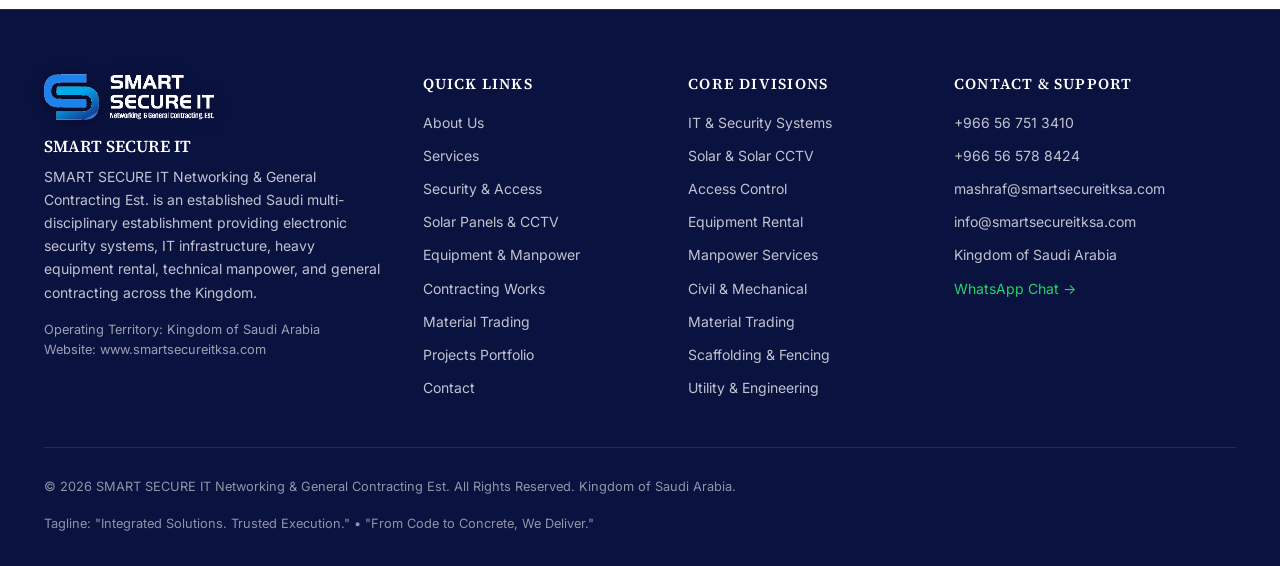
<file: about/index.html>
<!DOCTYPE html>
<html lang="en" dir="ltr">
<head>
    <meta charset="UTF-8">
    <meta name="viewport" content="width=device-width, initial-scale=1.0">
    <title>About Us | SMART SECURE IT Saudi Arabia</title>
    <meta name="description" content="Learn about SMART SECURE IT Networking & General Contracting Est. Established Saudi turnkey contractor for IT networking, industrial technology, and contracting.">
    <link rel="canonical" href="https://www.smartsecureitksa.com/about/">

    <!-- Open Graph / Social Tags -->
    <meta property="og:type" content="website">
    <meta property="og:url" content="https://www.smartsecureitksa.com/about/">
    <meta property="og:title" content="About Us | SMART SECURE IT Saudi Arabia">
    <meta property="og:description" content="Learn about SMART SECURE IT Networking & General Contracting Est. Established Saudi turnkey contractor for IT networking, industrial technology, and contracting.">
    <meta property="og:image" content="https://www.smartsecureitksa.com/assets/logo.png">

    <!-- Twitter Card -->
    <meta name="twitter:card" content="summary_large_image">
    <meta name="twitter:title" content="About Us | SMART SECURE IT Saudi Arabia">
    <meta name="twitter:description" content="Learn about SMART SECURE IT Networking & General Contracting Est. Established Saudi turnkey contractor for IT networking, industrial technology, and contracting.">
    <meta name="twitter:image" content="https://www.smartsecureitksa.com/assets/logo.png">

    <!-- Browser Favicons -->
    <link rel="icon" type="image/x-icon" href="/favicon.ico">
    <link rel="icon" type="image/png" sizes="32x32" href="/favicon.png">

    <!-- Performance Optimizations -->
    <link rel="preconnect" href="https://fonts.googleapis.com">
    <link rel="preconnect" href="https://fonts.gstatic.com" crossorigin>
    <link href="https://fonts.googleapis.com/css2?family=Inter:wght@400;500;600;700&family=Source+Serif+4:ital,opsz,wght@0,8..60,600;0,8..60,700;1,8..60,600&display=swap" rel="stylesheet">

    <!-- Stylesheet -->
    <link rel="stylesheet" href="/css/styles.css?v=2.8">

</head>
<body id="top">
    <!-- Accessibility Skip Link -->
    <a href="#main-content" class="skip-link">Skip to main content</a>

    <!-- ================= 1. HEADER ================= -->
    <header class="site-header" id="top">
        <div class="container header-inner">
            <a href="/" class="brand-link" aria-label="SMART SECURE IT Home">
                <img src="/assets/logo.png" alt="SMART SECURE IT" class="brand-logo" onerror="this.style.display='none'">
                <span class="brand-fallback">SMART SECURE IT</span>
            </a>

            <!-- Desktop Navigation -->
            <nav class="nav-desktop" aria-label="Primary Navigation">
                <a href="/about/" class="nav-link active">About</a>
                <div class="nav-item-dropdown" id="navServicesDropdown">
                    <a href="/services/" class="nav-link nav-dropdown-trigger " id="servicesMenuBtn" aria-haspopup="true" aria-expanded="false">
                        <span>Services</span>
                        <svg class="dropdown-chevron" viewBox="0 0 10 6" width="10" height="6" aria-hidden="true">
                            <path d="M1 1L5 5L9 1" stroke="currentColor" stroke-width="1.6" stroke-linecap="round" stroke-linejoin="round" fill="none"/>
                        </svg>
                    </a>
                    <div class="nav-dropdown-menu" role="menu" aria-labelledby="servicesMenuBtn">
                        <div class="dropdown-menu-inner">
                            <a href="/services/" class="dropdown-banner-card" role="menuitem">
                                <div class="banner-card-content">
                                    <span class="banner-badge">Turnkey Capabilities</span>
                                    <span class="banner-title">All Services Overview</span>
                                    <span class="banner-desc">Comprehensive engineering, equipment &amp; contracting solutions across KSA</span>
                                </div>
                                <span class="banner-arrow" aria-hidden="true">
                                    <svg viewBox="0 0 16 16" width="16" height="16" fill="currentColor"><path d="M8.22 2.97a.75.75 0 0 1 1.06 0l4.25 4.25a.75.75 0 0 1 0 1.06l-4.25 4.25a.75.75 0 0 1-1.06-1.06l2.97-2.97H2.75a.75.75 0 0 1 0-1.5h8.44L8.22 4.03a.75.75 0 0 1 0-1.06z"/></svg>
                                </span>
                            </a>
                            <div class="dropdown-grid">
                                <a href="/services/security-systems/" class="dropdown-grid-item" role="menuitem">
                                    <div class="item-icon-wrap">
                                        <svg viewBox="0 0 24 24" class="item-svg" fill="none" stroke="currentColor" stroke-width="2"><path d="M12 22s8-4 8-10V5l-8-3-8 3v7c0 6 8 10 8 10z"/></svg>
                                    </div>
                                    <div class="item-text">
                                        <div class="item-title">Security &amp; Access</div>
                                        <div class="item-sub">CCTV, biometrics &amp; barrier systems</div>
                                    </div>
                                </a>
                                <a href="/services/solar-systems/" class="dropdown-grid-item" role="menuitem">
                                    <div class="item-icon-wrap">
                                        <svg viewBox="0 0 24 24" class="item-svg" fill="none" stroke="currentColor" stroke-width="2"><circle cx="12" cy="12" r="5"/><line x1="12" y1="1" x2="12" y2="3"/><line x1="12" y1="21" x2="12" y2="23"/><line x1="4.22" y1="4.22" x2="5.64" y2="5.64"/><line x1="18.36" y1="18.36" x2="19.78" y2="19.78"/><line x1="1" y1="12" x2="3" y2="12"/><line x1="21" y1="12" x2="23" y2="12"/><line x1="4.22" y1="19.78" x2="5.64" y2="18.36"/><line x1="18.36" y1="5.64" x2="19.78" y2="4.22"/></svg>
                                    </div>
                                    <div class="item-text">
                                        <div class="item-title">Solar &amp; Solar CCTV</div>
                                        <div class="item-sub">PV panels &amp; off-grid surveillance</div>
                                    </div>
                                </a>
                                <a href="/services/equipment-manpower/" class="dropdown-grid-item" role="menuitem">
                                    <div class="item-icon-wrap">
                                        <svg viewBox="0 0 24 24" class="item-svg" fill="none" stroke="currentColor" stroke-width="2"><rect x="1" y="3" width="15" height="13"/><polygon points="16 8 20 8 23 11 23 16 16 16 16 8"/><circle cx="5.5" cy="18.5" r="2.5"/><circle cx="18.5" cy="18.5" r="2.5"/></svg>
                                    </div>
                                    <div class="item-text">
                                        <div class="item-title">Equipment &amp; Manpower</div>
                                        <div class="item-sub">Heavy fleet rental &amp; certified crew</div>
                                    </div>
                                </a>
                                <a href="/services/mechanical-civil/" class="dropdown-grid-item" role="menuitem">
                                    <div class="item-icon-wrap">
                                        <svg viewBox="0 0 24 24" class="item-svg" fill="none" stroke="currentColor" stroke-width="2"><path d="M3 21h18M5 21V7l8-4v18M13 11l6 3v7"/></svg>
                                    </div>
                                    <div class="item-text">
                                        <div class="item-title">General Contracting</div>
                                        <div class="item-sub">Civil, structural, piping &amp; MEP</div>
                                    </div>
                                </a>
                                <a href="/services/contracting-works/" class="dropdown-grid-item" role="menuitem">
                                    <div class="item-icon-wrap">
                                        <svg viewBox="0 0 24 24" class="item-svg" fill="none" stroke="currentColor" stroke-width="2"><rect x="3" y="3" width="18" height="18" rx="2"/><path d="M3 9h18M3 15h18M9 3v18M15 3v18"/></svg>
                                    </div>
                                    <div class="item-text">
                                        <div class="item-title">Scaffolding &amp; Fencing</div>
                                        <div class="item-sub">Aramco staging &amp; perimeter security</div>
                                    </div>
                                </a>
                                <a href="/services/materials/" class="dropdown-grid-item" role="menuitem">
                                    <div class="item-icon-wrap">
                                        <svg viewBox="0 0 24 24" class="item-svg" fill="none" stroke="currentColor" stroke-width="2"><path d="M21 16V8a2 2 0 0 0-1-1.73l-7-4a2 2 0 0 0-2 0l-7 4A2 2 0 0 0 3 8v8a2 2 0 0 0 1 1.73l7 4a2 2 0 0 0 2 0l7-4A2 2 0 0 0 21 16z"/><polyline points="3.27 6.96 12 12.01 20.73 6.96"/><line x1="12" y1="22.08" x2="12" y2="12"/></svg>
                                    </div>
                                    <div class="item-text">
                                        <div class="item-title">Material Trading</div>
                                        <div class="item-sub">Industrial supplies &amp; hardware</div>
                                    </div>
                                </a>
                                <a href="/services/utility-engineering/" class="dropdown-grid-item" role="menuitem">
                                    <div class="item-icon-wrap">
                                        <svg viewBox="0 0 24 24" class="item-svg" fill="none" stroke="currentColor" stroke-width="2"><circle cx="12" cy="12" r="3"/><path d="M19.4 15a1.65 1.65 0 0 0 .33 1.82l.06.06a2 2 0 0 1 0 2.83 2 2 0 0 1-2.83 0l-.06-.06a1.65 1.65 0 0 0-1.82-.33 1.65 1.65 0 0 0-1 1.51V21a2 2 0 0 1-2 2 2 2 0 0 1-2-2v-.09A1.65 1.65 0 0 0 9 19.4a1.65 1.65 0 0 0-1.82.33l-.06.06a2 2 0 0 1-2.83 0 2 2 0 0 1 0-2.83l.06-.06a1.65 1.65 0 0 0 .33-1.82 1.65 1.65 0 0 0-1.51-1H3a2 2 0 0 1-2-2 2 2 0 0 1 2-2h.09A1.65 1.65 0 0 0 4.6 9a1.65 1.65 0 0 0-.33-1.82l-.06-.06a2 2 0 0 1 0-2.83 2 2 0 0 1 2.83 0l.06.06a1.65 1.65 0 0 0 1.82.33H9a1.65 1.65 0 0 0 1-1.51V3a2 2 0 0 1 2-2 2 2 0 0 1 2 2v.09a1.65 1.65 0 0 0 1 1.51 1.65 1.65 0 0 0 1.82-.33l.06-.06a2 2 0 0 1 2.83 0 2 2 0 0 1 0 2.83l-.06.06a1.65 1.65 0 0 0-.33 1.82V9a1.65 1.65 0 0 0 1.51 1H21a2 2 0 0 1 2 2 2 2 0 0 1-2 2h-.09a1.65 1.65 0 0 0-1.51 1z"/></svg>
                                    </div>
                                    <div class="item-text">
                                        <div class="item-title">Utility &amp; Engineering</div>
                                        <div class="item-sub">Infrastructure &amp; technical support</div>
                                    </div>
                                </a>
                            </div>
                        </div>
                    </div>
                </div>
                <a href="/projects/" class="nav-link ">Projects</a>
                <a href="/contact/" class="nav-link ">Contact</a>
            </nav>

            <!-- Actions: WhatsApp & Quote Button -->
            <div class="header-actions">
                <a href="https://wa.me/966567513410?text=Hello%20Smart%20Secure%20IT%2C%20I%20would%20like%20to%20enquire%20about%20your%20services" 
                   target="_blank" 
                   rel="noopener" 
                   class="header-wa-btn" 
                   aria-label="Chat on WhatsApp" 
                   title="Chat on WhatsApp">
                    <svg viewBox="0 0 32 32" class="header-wa-icon" aria-hidden="true">
                        <path d="M16 2a13.9 13.9 0 00-12 20.9L2 30l7.3-1.9A13.9 13.9 0 1016 2zm0 25.5a11.6 11.6 0 01-5.9-1.6l-.4-.3-4.4 1.1 1.2-4.2-.3-.4a11.6 11.6 0 119.8 5.4zm6.4-8.6c-.3-.2-2.1-1-2.4-1.1-.3-.2-.6-.2-.8.2s-1 1.1-1.2 1.4-.4.3-.7.2a9.2 9.2 0 01-2.7-1.7 10.1 10.1 0 01-1.9-2.3c-.2-.4 0-.5.2-.7s.4-.4.6-.7.2-.4.3-.6 0-.4 0-.6-.8-2-1.1-2.7c-.3-.7-.6-.6-.8-.6h-.7a1.4 1.4 0 00-1 1 5.3 5.3 0 001.6 3.9 12.3 12.3 0 005.3 4.7c.8.3 1.5.5 2 .7a4.9 4.9 0 002.3.1 3.7 3.7 0 002.5-1.7 3 3 0 00.2-1.7c-.2-.2-.5-.3-.9-.5z"/>
                    </svg>
                    <span class="header-wa-text">WhatsApp</span>
                </a>
                <a href="/contact/" class="btn btn-outline-white btn-sm">Request a Quote</a>
                
                <!-- Mobile Hamburger Toggle -->
                <button type="button" class="hamburger-btn" id="hamburger-btn" aria-label="Toggle Navigation Menu" aria-expanded="false" aria-controls="mobile-drawer">
                    <span></span>
                    <span></span>
                    <span></span>
                </button>
            </div>
        </div>
    </header>

    <!-- Mobile Navigation Drawer -->
    <div class="drawer-backdrop" id="drawer-backdrop"></div>
    <div class="mobile-drawer" id="mobile-drawer" role="dialog" aria-modal="true" aria-label="Mobile Navigation Menu">
        <div class="mobile-drawer-header">
            <span class="brand-fallback" style="display:block;">SMART SECURE IT</span>
            <button type="button" class="btn-sm" id="drawer-close-btn" aria-label="Close Menu" style="color:var(--white); font-size:1.5rem; line-height:1;">&times;</button>
        </div>
        <a href="https://wa.me/966567513410?text=Hello%20Smart%20Secure%20IT%2C%20I%20would%20like%20to%20enquire%20about%20your%20services" 
           target="_blank" 
           rel="noopener" 
           class="btn btn-whatsapp" 
           style="width:100%; text-align:center; justify-content:center; gap:8px;"
           title="Chat on WhatsApp"
           aria-label="Chat on WhatsApp">
            Chat on WhatsApp
        </a>
        <div class="mobile-nav-links">
            <a href="/about/" class="nav-link active">About Us</a>
            <a href="/services/" class="nav-link ">Our Services</a>
            <a href="/services/security-systems/" class="nav-link">&bull; Security &amp; Access</a>
            <a href="/services/solar-systems/" class="nav-link">&bull; Solar Panels &amp; CCTV</a>
            <a href="/services/equipment-manpower/" class="nav-link">&bull; Equipment &amp; Manpower</a>
            <a href="/services/mechanical-civil/" class="nav-link">&bull; Mechanical &amp; Civil</a>
            <a href="/services/contracting-works/" class="nav-link">&bull; Scaffolding &amp; Fencing</a>
            <a href="/services/materials/" class="nav-link">&bull; Material Trading</a>
            <a href="/services/utility-engineering/" class="nav-link">&bull; Utility &amp; Engineering</a>
            <a href="/projects/" class="nav-link ">Projects Portfolio</a>
            <a href="/contact/" class="nav-link ">Contact</a>
        </div>
        <a href="/contact/" class="btn btn-primary" style="width:100%; text-align:center;">Request a Quote</a>
    </div>

    <!-- Title Banner -->
    <section class="page-title-banner">
        <div class="container">
            <nav class="breadcrumb-nav" aria-label="Breadcrumb">
                <ol class="breadcrumb-list">
                    <li class="breadcrumb-item"><a href="/">Home</a></li><li class="breadcrumb-item active" aria-current="page">About Us</li>
                </ol>
            </nav>
            <h1 class="page-banner-title">About SMART SECURE IT</h1>
            <p class="page-banner-intro">Turnkey engineering, technology, and general contracting capabilities across the Kingdom of Saudi Arabia.</p>
        </div>
    </section>

    <!-- Main Content Container -->
    <main id="main-content">
<section class="section" id="about">
            <div class="container">
                <div class="about-grid reveal-on-scroll">
                    <!-- Left Column: Intro & Profile Statement -->
                    <div class="about-intro-text">
                        <span class="section-label">Company Profile</span>
                        <h2>Turnkey Engineering, Technology &amp; General Contracting</h2>
                        <p>At <strong>SMART SECURE IT NETWORKING &amp; GENERAL CONT. EST.</strong>, we specialize in providing cutting-edge IT solutions, advanced electronic security systems, heavy machinery rental, skilled manpower, and industrial contracting that empower businesses to thrive in today's digital and industrial landscape.</p>
                        <p>Our mission is to deliver innovative, resilient, and reliable technology and contracting services that address the unique needs and challenges of our clients across the Kingdom of Saudi Arabia.</p>
                        
                        <!-- Leadership & Engineering Team Block (Page 2) -->
                        <div class="about-team-box">
                            <img src="/assets/img/profile/cover_montage.jpg" alt="SMART SECURE IT Turnkey Technology &amp; Industrial Contracting Infrastructure" loading="lazy">
                            <div class="about-team-caption">
                                <strong>Turnkey Infrastructure &amp; Engineering:</strong> "From Code to Concrete, We Deliver." SMART SECURE IT combines enterprise IT networking, cybersecurity, and intelligent electronic security with high-capacity heavy equipment rental, technical manpower, and certified industrial contracting across Saudi Arabia.
                            </div>
                        </div>

                        <div class="about-meta-box">
                            <span><strong>Establishment:</strong> SMART SECURE IT Networking &amp; General Contracting Est.</span>
                            <span><strong>Operating Territory:</strong> Kingdom-Wide Operations across Saudi Arabia</span>
                            <span><strong>Official Hotline:</strong> <a href="tel:+966567513410" style="color:inherit;">+966 56 751 3410</a> / <a href="tel:+966565788424" style="color:inherit;">+966 56 578 8424</a> &bull; <a href="mailto:mashraf@smartsecureitksa.com" style="color:inherit;">mashraf@smartsecureitksa.com</a></span>
                        </div>
                    </div>

                    <!-- Right Column: Vision & Mission Cards (Exact Profile Copy) -->
                    <div class="vm-cards-col">
                        <div class="vm-card">
                            <h3 class="vm-card-title">Vision</h3>
                            <p>To be the leading provider of secure and efficient IT solutions and industrial contracting, fostering a digital and commercial environment where businesses can grow with confidence.</p>
                        </div>
                        <div class="vm-card">
                            <h3 class="vm-card-title">Mission</h3>
                            <p>To offer exceptional IT services, including cybersecurity, cloud computing, systems integration, and digital transformation, while continuously innovating to meet the evolving demands of the industry.</p>
                        </div>
                    </div>
                </div>

                <!-- Four Core Values Row (Page 2: Pioneering, Agile, Dependable, Persevering) -->
                <div class="values-grid reveal-on-scroll">
                    <div class="value-item">
                        <h4 class="value-title">Pioneering</h4>
                        <p class="value-desc">We are always one step ahead, challenging conventions and pushing the boundaries of what's possible.</p>
                    </div>
                    <div class="value-item">
                        <h4 class="value-title">Agile</h4>
                        <p class="value-desc">We anticipate market developments and move quickly to deliver the right solutions.</p>
                    </div>
                    <div class="value-item">
                        <h4 class="value-title">Dependable</h4>
                        <p class="value-desc">We build trust by keeping our promises and ensuring the resilience of our digital ecosystem.</p>
                    </div>
                    <div class="value-item">
                        <h4 class="value-title">Persevering</h4>
                        <p class="value-desc">We achieve our goals with determination and professionalism.</p>
                    </div>
                </div>
            </div>
        </section>
    </main>

    <!-- ================= 15. FOOTER ================= -->
    <footer class="site-footer">
        <div class="container">
            <div class="footer-top-grid">
                <!-- Col 1: Brand & Description -->
                <div>
                    <img src="/assets/logo.png" alt="SMART SECURE IT" class="footer-logo" onerror="this.style.display='none'">
                    <h4 style="color:var(--white); margin-bottom: 8px;">SMART SECURE IT</h4>
                    <p class="footer-desc">SMART SECURE IT Networking &amp; General Contracting Est. is an established Saudi multi-disciplinary establishment providing electronic security systems, IT infrastructure, heavy equipment rental, technical manpower, and general contracting across the Kingdom.</p>
                    <div class="footer-meta-legal">
                        <div>Operating Territory: Kingdom of Saudi Arabia</div>
                        <div>Website: www.smartsecureitksa.com</div>
                    </div>
                </div>

                <!-- Col 2: Navigation Links -->
                <div>
                    <h5 class="footer-col-title">Quick Links</h5>
                    <div class="footer-nav-list">
                        <a href="/about/" class="footer-nav-link">About Us</a>
                        <a href="/services/" class="footer-nav-link">Services</a>
                        <a href="/services/security-systems/" class="footer-nav-link">Security &amp; Access</a>
                        <a href="/services/solar-systems/" class="footer-nav-link">Solar Panels &amp; CCTV</a>
                        <a href="/services/equipment-manpower/" class="footer-nav-link">Equipment &amp; Manpower</a>
                        <a href="/services/mechanical-civil/" class="footer-nav-link">Contracting Works</a>
                        <a href="/services/materials/" class="footer-nav-link">Material Trading</a>
                        <a href="/projects/" class="footer-nav-link">Projects Portfolio</a>
                        <a href="/contact/" class="footer-nav-link">Contact</a>
                    </div>
                </div>

                <!-- Col 3: Service Divisions -->
                <div>
                    <h5 class="footer-col-title">Core Divisions</h5>
                    <div class="footer-nav-list">
                        <a href="/services/security-systems/" class="footer-nav-link">IT &amp; Security Systems</a>
                        <a href="/services/solar-systems/" class="footer-nav-link">Solar &amp; Solar CCTV</a>
                        <a href="/services/security-systems/" class="footer-nav-link">Access Control</a>
                        <a href="/services/equipment-manpower/" class="footer-nav-link">Equipment Rental</a>
                        <a href="/services/equipment-manpower/" class="footer-nav-link">Manpower Services</a>
                        <a href="/services/mechanical-civil/" class="footer-nav-link">Civil &amp; Mechanical</a>
                        <a href="/services/materials/" class="footer-nav-link">Material Trading</a>
                        <a href="/services/contracting-works/" class="footer-nav-link">Scaffolding &amp; Fencing</a>
                        <a href="/services/utility-engineering/" class="footer-nav-link">Utility &amp; Engineering</a>
                    </div>
                </div>

                <!-- Col 4: Contact Summary -->
                <div>
                    <h5 class="footer-col-title">Contact &amp; Support</h5>
                    <div class="footer-nav-list">
                        <a href="tel:+966567513410" class="footer-nav-link" style="direction: ltr; display: inline-block;">+966 56 751 3410</a>
                        <a href="tel:+966565788424" class="footer-nav-link" style="direction: ltr; display: inline-block;">+966 56 578 8424</a>
                        <a href="mailto:mashraf@smartsecureitksa.com" class="footer-nav-link">mashraf@smartsecureitksa.com</a>
                        <a href="mailto:info@smartsecureitksa.com" class="footer-nav-link">info@smartsecureitksa.com</a>
                        <span class="footer-nav-link">Kingdom of Saudi Arabia</span>
                        <a href="https://wa.me/966567513410?text=Hello%20Smart%20Secure%20IT%2C%20I%20would%20like%20to%20enquire%20about%20your%20services" target="_blank" rel="noopener" class="footer-nav-link" style="color:var(--wa-green);" title="Chat on WhatsApp">WhatsApp Chat &rarr;</a>
                    </div>
                </div>
            </div>

            <!-- Bottom Copyright Bar -->
            <div class="footer-bottom-bar">
                <span>&copy; 2026 SMART SECURE IT Networking &amp; General Contracting Est. All Rights Reserved. Kingdom of Saudi Arabia.</span>
                <span>Tagline: "Integrated Solutions. Trusted Execution." &bull; "From Code to Concrete, We Deliver."</span>
            </div>
        </div>
    </footer>

    <!-- ================= SERVICE DETAILS MODAL (ACCESSIBLE DIALOG) ================= -->
    <div class="modal-overlay" id="service-modal" role="dialog" aria-modal="true" aria-labelledby="modal-service-title" aria-hidden="true" style="display: none;">
        <div class="modal-box">
            <button type="button" class="modal-close-icon" id="modal-close-icon" aria-label="Close details dialog">&times;</button>
            <h3 class="modal-title" id="modal-service-title">Service Details</h3>
            <p class="modal-body" id="modal-service-body"></p>
            <button type="button" class="btn btn-outline-navy btn-sm" id="modal-close-btn">Close</button>
        </div>
    </div>

    <!-- ================= WHATSAPP FIXED BUTTON (STRICT COMPLIANCE) ================= -->
    <a href="https://wa.me/966567513410?text=Hello%20Smart%20Secure%20IT%2C%20I%20would%20like%20to%20enquire%20about%20your%20services" 
       class="whatsapp-fixed-btn" 
       target="_blank" 
       rel="noopener" 
       aria-label="Chat on WhatsApp"
       title="Chat on WhatsApp">
        <svg viewBox="0 0 32 32" aria-hidden="true">
            <path d="M16 2a13.9 13.9 0 00-12 20.9L2 30l7.3-1.9A13.9 13.9 0 1016 2zm0 25.5a11.6 11.6 0 01-5.9-1.6l-.4-.3-4.4 1.1 1.2-4.2-.3-.4a11.6 11.6 0 119.8 5.4zm6.4-8.6c-.3-.2-2.1-1-2.4-1.1-.3-.2-.6-.2-.8.2s-1 1.1-1.2 1.4-.4.3-.7.2a9.2 9.2 0 01-2.7-1.7 10.1 10.1 0 01-1.9-2.3c-.2-.4 0-.5.2-.7s.4-.4.6-.7.2-.4.3-.6 0-.4 0-.6-.8-2-1.1-2.7c-.3-.7-.6-.6-.8-.6h-.7a1.4 1.4 0 00-1 1 5.3 5.3 0 001.6 3.9 12.3 12.3 0 005.3 4.7c.8.3 1.5.5 2 .7a4.9 4.9 0 002.3.1 3.7 3.7 0 002.5-1.7 3 3 0 00.2-1.7c-.2-.2-.5-.3-.9-.5z"/>
        </svg>
    </a>

    <!-- ================= WHATSAPP NUMBER PICKER MODAL ================= -->
    <div class="wa-picker-overlay" id="wa-picker-modal" role="dialog" aria-modal="true" aria-labelledby="wa-picker-title" style="display: none;">
        <div class="wa-picker-box">
            <button type="button" class="wa-picker-close" id="wa-picker-close-btn" aria-label="Close WhatsApp number selection">&times;</button>
            <div class="wa-picker-header">
                <div class="wa-picker-icon">
                    <svg viewBox="0 0 24 24" width="28" height="28" fill="currentColor">
                        <path d="M12.04 2C6.58 2 2.13 6.45 2.13 11.91C2.13 13.66 2.59 15.36 3.45 16.86L2.05 22L7.3 20.62C8.75 21.41 10.38 21.83 12.04 21.83C17.5 21.83 21.95 17.38 21.95 11.92C21.95 9.27 20.92 6.78 19.05 4.91C17.18 3.03 14.69 2 12.04 2M12.05 3.67C14.25 3.67 16.31 4.53 17.87 6.09C19.42 7.65 20.28 9.72 20.28 11.92C20.28 16.46 16.58 20.15 12.04 20.15C10.56 20.15 9.11 19.76 7.85 19L7.55 18.83L4.43 19.65L5.26 16.61L5.06 16.29C4.24 15 3.8 13.47 3.8 11.91C3.81 7.37 7.5 3.67 12.05 3.67M8.53 7.33C8.37 7.33 8.1 7.39 7.87 7.64C7.65 7.89 7.02 8.48 7.02 9.68C7.02 10.88 7.89 12.04 8.01 12.2C8.13 12.37 9.71 14.81 12.13 15.86C14.15 16.73 14.56 16.55 15.01 16.51C15.46 16.47 16.46 15.92 16.66 15.34C16.87 14.77 16.87 14.28 16.81 14.17C16.75 14.07 16.58 14.01 16.33 13.89C16.08 13.76 14.86 13.16 14.63 13.08C14.41 13 14.24 12.96 14.08 13.21C13.91 13.46 13.44 14.01 13.3 14.17C13.15 14.34 13.01 14.36 12.76 14.24C12.51 14.11 11.71 13.85 10.76 13C10.02 12.34 9.52 11.53 9.38 11.28C9.23 11.03 9.36 10.9 9.49 10.77C9.6 10.66 9.74 10.48 9.87 10.33C9.99 10.19 10.03 10.08 10.11 9.92C10.19 9.75 10.15 9.61 10.09 9.49C10.03 9.36 9.56 8.21 9.36 7.73C9.17 7.26 8.97 7.32 8.82 7.31C8.68 7.31 8.53 7.33 8.53 7.33Z"/>
                    </svg>
                </div>
                <div>
                    <h3 class="wa-picker-title" id="wa-picker-title">Connect on WhatsApp</h3>
                    <p class="wa-picker-subtitle">Select a number to start your chat:</p>
                </div>
            </div>
            <div class="wa-picker-options">
                <button type="button" class="wa-picker-option" data-number="966567513410" id="wa-opt-1">
                    <div class="wa-opt-avatar">1</div>
                    <div class="wa-opt-info">
                        <span class="wa-opt-phone" dir="ltr">+966 56 751 3410</span>
                    </div>
                    <svg class="wa-opt-arrow" viewBox="0 0 24 24" width="20" height="20" fill="none" stroke="currentColor" stroke-width="2">
                        <path d="M5 12h14M12 5l7 7-7 7"/>
                    </svg>
                </button>
                <button type="button" class="wa-picker-option" data-number="966565788424" id="wa-opt-2">
                    <div class="wa-opt-avatar">2</div>
                    <div class="wa-opt-info">
                        <span class="wa-opt-phone" dir="ltr">+966 56 578 8424</span>
                    </div>
                    <svg class="wa-opt-arrow" viewBox="0 0 24 24" width="20" height="20" fill="none" stroke="currentColor" stroke-width="2">
                        <path d="M5 12h14M12 5l7 7-7 7"/>
                    </svg>
                </button>
            </div>
            <div class="wa-picker-footer">
                <span>Official Verified Business Channels &bull; SMART SECURE IT KSA</span>
            </div>
        </div>
    </div>

    <!-- Scripts (Deferred Execution) -->
    <script src="/js/main.js?v=2.7" defer></script>
</body>
</html>
</file>
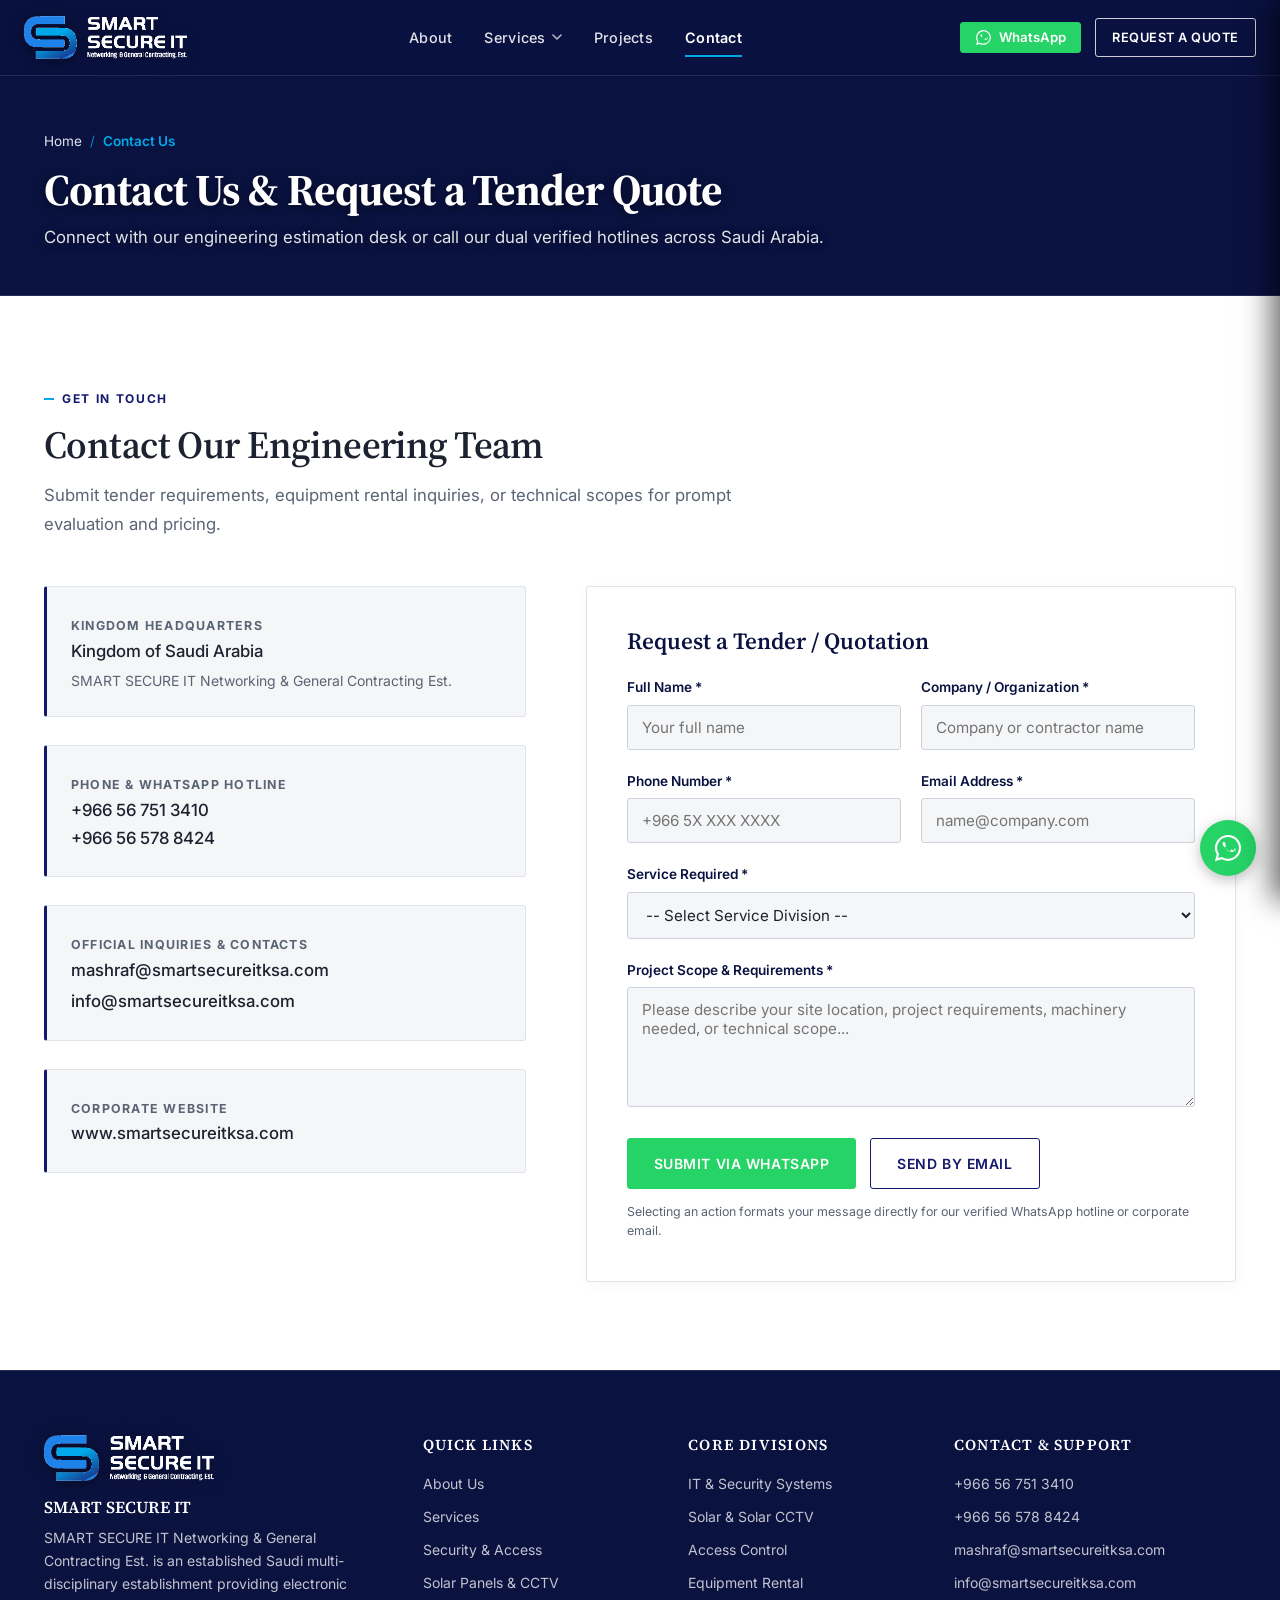
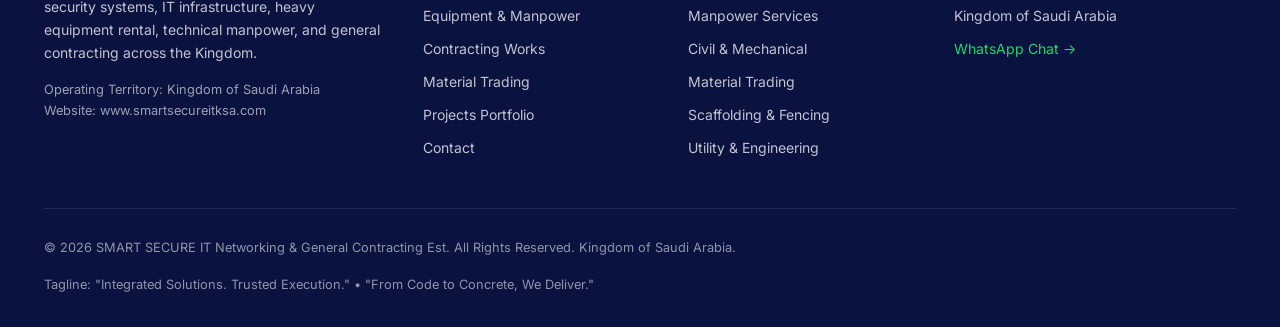
<file: contact/index.html>
<!DOCTYPE html>
<html lang="en" dir="ltr">
<head>
    <meta charset="UTF-8">
    <meta name="viewport" content="width=device-width, initial-scale=1.0">
    <title>Contact Us & Request a Quote | SMART SECURE IT KSA</title>
    <meta name="description" content="Contact SMART SECURE IT Networking & General Contracting Est. Call our dual hotlines +966 56 751 3410 / +966 56 578 8424 or submit an online RFQ inquiry.">
    <link rel="canonical" href="https://www.smartsecureitksa.com/contact/">

    <!-- Open Graph / Social Tags -->
    <meta property="og:type" content="website">
    <meta property="og:url" content="https://www.smartsecureitksa.com/contact/">
    <meta property="og:title" content="Contact Us & Request a Quote | SMART SECURE IT KSA">
    <meta property="og:description" content="Contact SMART SECURE IT Networking & General Contracting Est. Call our dual hotlines +966 56 751 3410 / +966 56 578 8424 or submit an online RFQ inquiry.">
    <meta property="og:image" content="https://www.smartsecureitksa.com/assets/logo.png">

    <!-- Twitter Card -->
    <meta name="twitter:card" content="summary_large_image">
    <meta name="twitter:title" content="Contact Us & Request a Quote | SMART SECURE IT KSA">
    <meta name="twitter:description" content="Contact SMART SECURE IT Networking & General Contracting Est. Call our dual hotlines +966 56 751 3410 / +966 56 578 8424 or submit an online RFQ inquiry.">
    <meta name="twitter:image" content="https://www.smartsecureitksa.com/assets/logo.png">

    <!-- Browser Favicons -->
    <link rel="icon" type="image/x-icon" href="/favicon.ico">
    <link rel="icon" type="image/png" sizes="32x32" href="/favicon.png">

    <!-- Performance Optimizations -->
    <link rel="preconnect" href="https://fonts.googleapis.com">
    <link rel="preconnect" href="https://fonts.gstatic.com" crossorigin>
    <link href="https://fonts.googleapis.com/css2?family=Inter:wght@400;500;600;700&family=Source+Serif+4:ital,opsz,wght@0,8..60,600;0,8..60,700;1,8..60,600&display=swap" rel="stylesheet">

    <!-- Stylesheet -->
    <link rel="stylesheet" href="/css/styles.css?v=2.8">

</head>
<body id="top">
    <!-- Accessibility Skip Link -->
    <a href="#main-content" class="skip-link">Skip to main content</a>

    <!-- ================= 1. HEADER ================= -->
    <header class="site-header" id="top">
        <div class="container header-inner">
            <a href="/" class="brand-link" aria-label="SMART SECURE IT Home">
                <img src="/assets/logo.png" alt="SMART SECURE IT" class="brand-logo" onerror="this.style.display='none'">
                <span class="brand-fallback">SMART SECURE IT</span>
            </a>

            <!-- Desktop Navigation -->
            <nav class="nav-desktop" aria-label="Primary Navigation">
                <a href="/about/" class="nav-link ">About</a>
                <div class="nav-item-dropdown" id="navServicesDropdown">
                    <a href="/services/" class="nav-link nav-dropdown-trigger " id="servicesMenuBtn" aria-haspopup="true" aria-expanded="false">
                        <span>Services</span>
                        <svg class="dropdown-chevron" viewBox="0 0 10 6" width="10" height="6" aria-hidden="true">
                            <path d="M1 1L5 5L9 1" stroke="currentColor" stroke-width="1.6" stroke-linecap="round" stroke-linejoin="round" fill="none"/>
                        </svg>
                    </a>
                    <div class="nav-dropdown-menu" role="menu" aria-labelledby="servicesMenuBtn">
                        <div class="dropdown-menu-inner">
                            <a href="/services/" class="dropdown-banner-card" role="menuitem">
                                <div class="banner-card-content">
                                    <span class="banner-badge">Turnkey Capabilities</span>
                                    <span class="banner-title">All Services Overview</span>
                                    <span class="banner-desc">Comprehensive engineering, equipment &amp; contracting solutions across KSA</span>
                                </div>
                                <span class="banner-arrow" aria-hidden="true">
                                    <svg viewBox="0 0 16 16" width="16" height="16" fill="currentColor"><path d="M8.22 2.97a.75.75 0 0 1 1.06 0l4.25 4.25a.75.75 0 0 1 0 1.06l-4.25 4.25a.75.75 0 0 1-1.06-1.06l2.97-2.97H2.75a.75.75 0 0 1 0-1.5h8.44L8.22 4.03a.75.75 0 0 1 0-1.06z"/></svg>
                                </span>
                            </a>
                            <div class="dropdown-grid">
                                <a href="/services/security-systems/" class="dropdown-grid-item" role="menuitem">
                                    <div class="item-icon-wrap">
                                        <svg viewBox="0 0 24 24" class="item-svg" fill="none" stroke="currentColor" stroke-width="2"><path d="M12 22s8-4 8-10V5l-8-3-8 3v7c0 6 8 10 8 10z"/></svg>
                                    </div>
                                    <div class="item-text">
                                        <div class="item-title">Security &amp; Access</div>
                                        <div class="item-sub">CCTV, biometrics &amp; barrier systems</div>
                                    </div>
                                </a>
                                <a href="/services/solar-systems/" class="dropdown-grid-item" role="menuitem">
                                    <div class="item-icon-wrap">
                                        <svg viewBox="0 0 24 24" class="item-svg" fill="none" stroke="currentColor" stroke-width="2"><circle cx="12" cy="12" r="5"/><line x1="12" y1="1" x2="12" y2="3"/><line x1="12" y1="21" x2="12" y2="23"/><line x1="4.22" y1="4.22" x2="5.64" y2="5.64"/><line x1="18.36" y1="18.36" x2="19.78" y2="19.78"/><line x1="1" y1="12" x2="3" y2="12"/><line x1="21" y1="12" x2="23" y2="12"/><line x1="4.22" y1="19.78" x2="5.64" y2="18.36"/><line x1="18.36" y1="5.64" x2="19.78" y2="4.22"/></svg>
                                    </div>
                                    <div class="item-text">
                                        <div class="item-title">Solar &amp; Solar CCTV</div>
                                        <div class="item-sub">PV panels &amp; off-grid surveillance</div>
                                    </div>
                                </a>
                                <a href="/services/equipment-manpower/" class="dropdown-grid-item" role="menuitem">
                                    <div class="item-icon-wrap">
                                        <svg viewBox="0 0 24 24" class="item-svg" fill="none" stroke="currentColor" stroke-width="2"><rect x="1" y="3" width="15" height="13"/><polygon points="16 8 20 8 23 11 23 16 16 16 16 8"/><circle cx="5.5" cy="18.5" r="2.5"/><circle cx="18.5" cy="18.5" r="2.5"/></svg>
                                    </div>
                                    <div class="item-text">
                                        <div class="item-title">Equipment &amp; Manpower</div>
                                        <div class="item-sub">Heavy fleet rental &amp; certified crew</div>
                                    </div>
                                </a>
                                <a href="/services/mechanical-civil/" class="dropdown-grid-item" role="menuitem">
                                    <div class="item-icon-wrap">
                                        <svg viewBox="0 0 24 24" class="item-svg" fill="none" stroke="currentColor" stroke-width="2"><path d="M3 21h18M5 21V7l8-4v18M13 11l6 3v7"/></svg>
                                    </div>
                                    <div class="item-text">
                                        <div class="item-title">General Contracting</div>
                                        <div class="item-sub">Civil, structural, piping &amp; MEP</div>
                                    </div>
                                </a>
                                <a href="/services/contracting-works/" class="dropdown-grid-item" role="menuitem">
                                    <div class="item-icon-wrap">
                                        <svg viewBox="0 0 24 24" class="item-svg" fill="none" stroke="currentColor" stroke-width="2"><rect x="3" y="3" width="18" height="18" rx="2"/><path d="M3 9h18M3 15h18M9 3v18M15 3v18"/></svg>
                                    </div>
                                    <div class="item-text">
                                        <div class="item-title">Scaffolding &amp; Fencing</div>
                                        <div class="item-sub">Aramco staging &amp; perimeter security</div>
                                    </div>
                                </a>
                                <a href="/services/materials/" class="dropdown-grid-item" role="menuitem">
                                    <div class="item-icon-wrap">
                                        <svg viewBox="0 0 24 24" class="item-svg" fill="none" stroke="currentColor" stroke-width="2"><path d="M21 16V8a2 2 0 0 0-1-1.73l-7-4a2 2 0 0 0-2 0l-7 4A2 2 0 0 0 3 8v8a2 2 0 0 0 1 1.73l7 4a2 2 0 0 0 2 0l7-4A2 2 0 0 0 21 16z"/><polyline points="3.27 6.96 12 12.01 20.73 6.96"/><line x1="12" y1="22.08" x2="12" y2="12"/></svg>
                                    </div>
                                    <div class="item-text">
                                        <div class="item-title">Material Trading</div>
                                        <div class="item-sub">Industrial supplies &amp; hardware</div>
                                    </div>
                                </a>
                                <a href="/services/utility-engineering/" class="dropdown-grid-item" role="menuitem">
                                    <div class="item-icon-wrap">
                                        <svg viewBox="0 0 24 24" class="item-svg" fill="none" stroke="currentColor" stroke-width="2"><circle cx="12" cy="12" r="3"/><path d="M19.4 15a1.65 1.65 0 0 0 .33 1.82l.06.06a2 2 0 0 1 0 2.83 2 2 0 0 1-2.83 0l-.06-.06a1.65 1.65 0 0 0-1.82-.33 1.65 1.65 0 0 0-1 1.51V21a2 2 0 0 1-2 2 2 2 0 0 1-2-2v-.09A1.65 1.65 0 0 0 9 19.4a1.65 1.65 0 0 0-1.82.33l-.06.06a2 2 0 0 1-2.83 0 2 2 0 0 1 0-2.83l.06-.06a1.65 1.65 0 0 0 .33-1.82 1.65 1.65 0 0 0-1.51-1H3a2 2 0 0 1-2-2 2 2 0 0 1 2-2h.09A1.65 1.65 0 0 0 4.6 9a1.65 1.65 0 0 0-.33-1.82l-.06-.06a2 2 0 0 1 0-2.83 2 2 0 0 1 2.83 0l.06.06a1.65 1.65 0 0 0 1.82.33H9a1.65 1.65 0 0 0 1-1.51V3a2 2 0 0 1 2-2 2 2 0 0 1 2 2v.09a1.65 1.65 0 0 0 1 1.51 1.65 1.65 0 0 0 1.82-.33l.06-.06a2 2 0 0 1 2.83 0 2 2 0 0 1 0 2.83l-.06.06a1.65 1.65 0 0 0-.33 1.82V9a1.65 1.65 0 0 0 1.51 1H21a2 2 0 0 1 2 2 2 2 0 0 1-2 2h-.09a1.65 1.65 0 0 0-1.51 1z"/></svg>
                                    </div>
                                    <div class="item-text">
                                        <div class="item-title">Utility &amp; Engineering</div>
                                        <div class="item-sub">Infrastructure &amp; technical support</div>
                                    </div>
                                </a>
                            </div>
                        </div>
                    </div>
                </div>
                <a href="/projects/" class="nav-link ">Projects</a>
                <a href="/contact/" class="nav-link active">Contact</a>
            </nav>

            <!-- Actions: WhatsApp & Quote Button -->
            <div class="header-actions">
                <a href="https://wa.me/966567513410?text=Hello%20Smart%20Secure%20IT%2C%20I%20would%20like%20to%20enquire%20about%20your%20services" 
                   target="_blank" 
                   rel="noopener" 
                   class="header-wa-btn" 
                   aria-label="Chat on WhatsApp" 
                   title="Chat on WhatsApp">
                    <svg viewBox="0 0 32 32" class="header-wa-icon" aria-hidden="true">
                        <path d="M16 2a13.9 13.9 0 00-12 20.9L2 30l7.3-1.9A13.9 13.9 0 1016 2zm0 25.5a11.6 11.6 0 01-5.9-1.6l-.4-.3-4.4 1.1 1.2-4.2-.3-.4a11.6 11.6 0 119.8 5.4zm6.4-8.6c-.3-.2-2.1-1-2.4-1.1-.3-.2-.6-.2-.8.2s-1 1.1-1.2 1.4-.4.3-.7.2a9.2 9.2 0 01-2.7-1.7 10.1 10.1 0 01-1.9-2.3c-.2-.4 0-.5.2-.7s.4-.4.6-.7.2-.4.3-.6 0-.4 0-.6-.8-2-1.1-2.7c-.3-.7-.6-.6-.8-.6h-.7a1.4 1.4 0 00-1 1 5.3 5.3 0 001.6 3.9 12.3 12.3 0 005.3 4.7c.8.3 1.5.5 2 .7a4.9 4.9 0 002.3.1 3.7 3.7 0 002.5-1.7 3 3 0 00.2-1.7c-.2-.2-.5-.3-.9-.5z"/>
                    </svg>
                    <span class="header-wa-text">WhatsApp</span>
                </a>
                <a href="/contact/" class="btn btn-outline-white btn-sm">Request a Quote</a>
                
                <!-- Mobile Hamburger Toggle -->
                <button type="button" class="hamburger-btn" id="hamburger-btn" aria-label="Toggle Navigation Menu" aria-expanded="false" aria-controls="mobile-drawer">
                    <span></span>
                    <span></span>
                    <span></span>
                </button>
            </div>
        </div>
    </header>

    <!-- Mobile Navigation Drawer -->
    <div class="drawer-backdrop" id="drawer-backdrop"></div>
    <div class="mobile-drawer" id="mobile-drawer" role="dialog" aria-modal="true" aria-label="Mobile Navigation Menu">
        <div class="mobile-drawer-header">
            <span class="brand-fallback" style="display:block;">SMART SECURE IT</span>
            <button type="button" class="btn-sm" id="drawer-close-btn" aria-label="Close Menu" style="color:var(--white); font-size:1.5rem; line-height:1;">&times;</button>
        </div>
        <a href="https://wa.me/966567513410?text=Hello%20Smart%20Secure%20IT%2C%20I%20would%20like%20to%20enquire%20about%20your%20services" 
           target="_blank" 
           rel="noopener" 
           class="btn btn-whatsapp" 
           style="width:100%; text-align:center; justify-content:center; gap:8px;"
           title="Chat on WhatsApp"
           aria-label="Chat on WhatsApp">
            Chat on WhatsApp
        </a>
        <div class="mobile-nav-links">
            <a href="/about/" class="nav-link ">About Us</a>
            <a href="/services/" class="nav-link ">Our Services</a>
            <a href="/services/security-systems/" class="nav-link">&bull; Security &amp; Access</a>
            <a href="/services/solar-systems/" class="nav-link">&bull; Solar Panels &amp; CCTV</a>
            <a href="/services/equipment-manpower/" class="nav-link">&bull; Equipment &amp; Manpower</a>
            <a href="/services/mechanical-civil/" class="nav-link">&bull; Mechanical &amp; Civil</a>
            <a href="/services/contracting-works/" class="nav-link">&bull; Scaffolding &amp; Fencing</a>
            <a href="/services/materials/" class="nav-link">&bull; Material Trading</a>
            <a href="/services/utility-engineering/" class="nav-link">&bull; Utility &amp; Engineering</a>
            <a href="/projects/" class="nav-link ">Projects Portfolio</a>
            <a href="/contact/" class="nav-link active">Contact</a>
        </div>
        <a href="/contact/" class="btn btn-primary" style="width:100%; text-align:center;">Request a Quote</a>
    </div>

    <!-- Title Banner -->
    <section class="page-title-banner">
        <div class="container">
            <nav class="breadcrumb-nav" aria-label="Breadcrumb">
                <ol class="breadcrumb-list">
                    <li class="breadcrumb-item"><a href="/">Home</a></li><li class="breadcrumb-item active" aria-current="page">Contact Us</li>
                </ol>
            </nav>
            <h1 class="page-banner-title">Contact Us & Request a Tender Quote</h1>
            <p class="page-banner-intro">Connect with our engineering estimation desk or call our dual verified hotlines across Saudi Arabia.</p>
        </div>
    </section>

    <!-- Main Content Container -->
    <main id="main-content">
<section class="section" id="contact">
            <div class="container">
                <div class="section-header reveal-on-scroll">
                    <span class="section-label">Get in Touch</span>
                    <h2>Contact Our Engineering Team</h2>
                    <p class="section-subheading">Submit tender requirements, equipment rental inquiries, or technical scopes for prompt evaluation and pricing.</p>
                </div>

                <div class="contact-grid reveal-on-scroll">
                    <!-- Left: Verified Contact Information from Profile -->
                    <div class="contact-info-panel">
                        <div class="contact-info-block">
                            <span class="contact-info-label">Kingdom Headquarters</span>
                            <div class="contact-info-value">Kingdom of Saudi Arabia</div>
                            <div style="color:var(--muted); font-size:0.875rem; margin-top:4px;">SMART SECURE IT Networking &amp; General Contracting Est.</div>
                        </div>

                        <div class="contact-info-block">
                            <span class="contact-info-label">Phone &amp; WhatsApp Hotline</span>
                            <div class="contact-info-value">
                                <a href="tel:+966567513410" style="direction: ltr; display: inline-block;">+966 56 751 3410</a><br><a href="tel:+966565788424" style="direction: ltr; display: inline-block;">+966 56 578 8424</a>
                            </div>
                        </div>

                        <div class="contact-info-block">
                            <span class="contact-info-label">Official Inquiries &amp; Contacts</span>
                            <div class="contact-info-value">
                                <a href="mailto:mashraf@smartsecureitksa.com" style="display:block; margin-bottom:4px;">mashraf@smartsecureitksa.com</a>
                                <a href="mailto:info@smartsecureitksa.com" style="display:block;">info@smartsecureitksa.com</a>
                            </div>
                        </div>

                        <div class="contact-info-block">
                            <span class="contact-info-label">Corporate Website</span>
                            <div class="contact-info-value">
                                <a href="https://www.smartsecureitksa.com/" target="_blank" rel="noopener">www.smartsecureitksa.com</a>
                            </div>
                        </div>
                    </div>

                    <!-- Right: Direct RFQ Form -->
                    <div class="contact-form-card">
                        <h3 style="color:var(--navy-900); margin-bottom: 20px;">Request a Tender / Quotation</h3>
                        
                        <div class="form-status-alert" id="form-status-alert" role="alert"></div>

                        <form id="rfq-contact-form" novalidate>
                            <div class="form-grid">
                                <div class="form-group">
                                    <label for="form-name" class="form-label">Full Name *</label>
                                    <input type="text" id="form-name" class="form-control" required placeholder="Your full name">
                                </div>

                                <div class="form-group">
                                    <label for="form-company" class="form-label">Company / Organization *</label>
                                    <input type="text" id="form-company" class="form-control" required placeholder="Company or contractor name">
                                </div>

                                <div class="form-group">
                                    <label for="form-phone" class="form-label">Phone Number *</label>
                                    <input type="tel" id="form-phone" class="form-control" required placeholder="+966 5X XXX XXXX">
                                </div>

                                <div class="form-group">
                                    <label for="form-email" class="form-label">Email Address *</label>
                                    <input type="email" id="form-email" class="form-control" required placeholder="name@company.com">
                                </div>

                                <div class="form-group full-width">
                                    <label for="form-service" class="form-label">Service Required *</label>
                                    <select id="form-service" class="form-control" required>
                                        <option value="" disabled selected>-- Select Service Division --</option>
                                        <option value="IT & Security Systems">IT &amp; Electronic Security Systems</option>
                                        <option value="Access Control & Time Attendance">Access Control &amp; Time Attendance</option>
                                        <option value="Solar Panels & Solar CCTV Systems">Solar Panels &amp; Solar-Powered CCTV Systems</option>
                                        <option value="Heavy Equipment Rental">Heavy Equipment Rental (2,700+ Fleet)</option>
                                        <option value="Manpower Services">Manpower Services (40+ Disciplines)</option>
                                        <option value="Civil & Mechanical Contracting">Civil &amp; Mechanical Contracting</option>
                                        <option value="Material Trading">Material Trading &amp; OEM Parts</option>
                                        <option value="Scaffolding, Fabrication & Fencing">Scaffolding, Fabrication &amp; Fencing</option>
                                        <option value="Utility, Engineering & Environmental">Utility, Engineering &amp; Environmental</option>
                                    </select>
                                </div>

                                <div class="form-group full-width">
                                    <label for="form-message" class="form-label">Project Scope &amp; Requirements *</label>
                                    <textarea id="form-message" class="form-control" required placeholder="Please describe your site location, project requirements, machinery needed, or technical scope..."></textarea>
                                </div>
                            </div>

                            <div class="form-actions-row">
                                <button type="button" class="btn btn-whatsapp" id="btn-submit-whatsapp">Submit via WhatsApp</button>
                                <button type="button" class="btn btn-outline-navy" id="btn-submit-email">Send by Email</button>
                            </div>

                            <p class="form-legal-note">Selecting an action formats your message directly for our verified WhatsApp hotline or corporate email.</p>
                        </form>
                    </div>
                </div>
            </div>
        </section>
    </main>

    <!-- ================= 15. FOOTER ================= -->
    <footer class="site-footer">
        <div class="container">
            <div class="footer-top-grid">
                <!-- Col 1: Brand & Description -->
                <div>
                    <img src="/assets/logo.png" alt="SMART SECURE IT" class="footer-logo" onerror="this.style.display='none'">
                    <h4 style="color:var(--white); margin-bottom: 8px;">SMART SECURE IT</h4>
                    <p class="footer-desc">SMART SECURE IT Networking &amp; General Contracting Est. is an established Saudi multi-disciplinary establishment providing electronic security systems, IT infrastructure, heavy equipment rental, technical manpower, and general contracting across the Kingdom.</p>
                    <div class="footer-meta-legal">
                        <div>Operating Territory: Kingdom of Saudi Arabia</div>
                        <div>Website: www.smartsecureitksa.com</div>
                    </div>
                </div>

                <!-- Col 2: Navigation Links -->
                <div>
                    <h5 class="footer-col-title">Quick Links</h5>
                    <div class="footer-nav-list">
                        <a href="/about/" class="footer-nav-link">About Us</a>
                        <a href="/services/" class="footer-nav-link">Services</a>
                        <a href="/services/security-systems/" class="footer-nav-link">Security &amp; Access</a>
                        <a href="/services/solar-systems/" class="footer-nav-link">Solar Panels &amp; CCTV</a>
                        <a href="/services/equipment-manpower/" class="footer-nav-link">Equipment &amp; Manpower</a>
                        <a href="/services/mechanical-civil/" class="footer-nav-link">Contracting Works</a>
                        <a href="/services/materials/" class="footer-nav-link">Material Trading</a>
                        <a href="/projects/" class="footer-nav-link">Projects Portfolio</a>
                        <a href="/contact/" class="footer-nav-link">Contact</a>
                    </div>
                </div>

                <!-- Col 3: Service Divisions -->
                <div>
                    <h5 class="footer-col-title">Core Divisions</h5>
                    <div class="footer-nav-list">
                        <a href="/services/security-systems/" class="footer-nav-link">IT &amp; Security Systems</a>
                        <a href="/services/solar-systems/" class="footer-nav-link">Solar &amp; Solar CCTV</a>
                        <a href="/services/security-systems/" class="footer-nav-link">Access Control</a>
                        <a href="/services/equipment-manpower/" class="footer-nav-link">Equipment Rental</a>
                        <a href="/services/equipment-manpower/" class="footer-nav-link">Manpower Services</a>
                        <a href="/services/mechanical-civil/" class="footer-nav-link">Civil &amp; Mechanical</a>
                        <a href="/services/materials/" class="footer-nav-link">Material Trading</a>
                        <a href="/services/contracting-works/" class="footer-nav-link">Scaffolding &amp; Fencing</a>
                        <a href="/services/utility-engineering/" class="footer-nav-link">Utility &amp; Engineering</a>
                    </div>
                </div>

                <!-- Col 4: Contact Summary -->
                <div>
                    <h5 class="footer-col-title">Contact &amp; Support</h5>
                    <div class="footer-nav-list">
                        <a href="tel:+966567513410" class="footer-nav-link" style="direction: ltr; display: inline-block;">+966 56 751 3410</a>
                        <a href="tel:+966565788424" class="footer-nav-link" style="direction: ltr; display: inline-block;">+966 56 578 8424</a>
                        <a href="mailto:mashraf@smartsecureitksa.com" class="footer-nav-link">mashraf@smartsecureitksa.com</a>
                        <a href="mailto:info@smartsecureitksa.com" class="footer-nav-link">info@smartsecureitksa.com</a>
                        <span class="footer-nav-link">Kingdom of Saudi Arabia</span>
                        <a href="https://wa.me/966567513410?text=Hello%20Smart%20Secure%20IT%2C%20I%20would%20like%20to%20enquire%20about%20your%20services" target="_blank" rel="noopener" class="footer-nav-link" style="color:var(--wa-green);" title="Chat on WhatsApp">WhatsApp Chat &rarr;</a>
                    </div>
                </div>
            </div>

            <!-- Bottom Copyright Bar -->
            <div class="footer-bottom-bar">
                <span>&copy; 2026 SMART SECURE IT Networking &amp; General Contracting Est. All Rights Reserved. Kingdom of Saudi Arabia.</span>
                <span>Tagline: "Integrated Solutions. Trusted Execution." &bull; "From Code to Concrete, We Deliver."</span>
            </div>
        </div>
    </footer>

    <!-- ================= SERVICE DETAILS MODAL (ACCESSIBLE DIALOG) ================= -->
    <div class="modal-overlay" id="service-modal" role="dialog" aria-modal="true" aria-labelledby="modal-service-title" aria-hidden="true" style="display: none;">
        <div class="modal-box">
            <button type="button" class="modal-close-icon" id="modal-close-icon" aria-label="Close details dialog">&times;</button>
            <h3 class="modal-title" id="modal-service-title">Service Details</h3>
            <p class="modal-body" id="modal-service-body"></p>
            <button type="button" class="btn btn-outline-navy btn-sm" id="modal-close-btn">Close</button>
        </div>
    </div>

    <!-- ================= WHATSAPP FIXED BUTTON (STRICT COMPLIANCE) ================= -->
    <a href="https://wa.me/966567513410?text=Hello%20Smart%20Secure%20IT%2C%20I%20would%20like%20to%20enquire%20about%20your%20services" 
       class="whatsapp-fixed-btn" 
       target="_blank" 
       rel="noopener" 
       aria-label="Chat on WhatsApp"
       title="Chat on WhatsApp">
        <svg viewBox="0 0 32 32" aria-hidden="true">
            <path d="M16 2a13.9 13.9 0 00-12 20.9L2 30l7.3-1.9A13.9 13.9 0 1016 2zm0 25.5a11.6 11.6 0 01-5.9-1.6l-.4-.3-4.4 1.1 1.2-4.2-.3-.4a11.6 11.6 0 119.8 5.4zm6.4-8.6c-.3-.2-2.1-1-2.4-1.1-.3-.2-.6-.2-.8.2s-1 1.1-1.2 1.4-.4.3-.7.2a9.2 9.2 0 01-2.7-1.7 10.1 10.1 0 01-1.9-2.3c-.2-.4 0-.5.2-.7s.4-.4.6-.7.2-.4.3-.6 0-.4 0-.6-.8-2-1.1-2.7c-.3-.7-.6-.6-.8-.6h-.7a1.4 1.4 0 00-1 1 5.3 5.3 0 001.6 3.9 12.3 12.3 0 005.3 4.7c.8.3 1.5.5 2 .7a4.9 4.9 0 002.3.1 3.7 3.7 0 002.5-1.7 3 3 0 00.2-1.7c-.2-.2-.5-.3-.9-.5z"/>
        </svg>
    </a>

    <!-- ================= WHATSAPP NUMBER PICKER MODAL ================= -->
    <div class="wa-picker-overlay" id="wa-picker-modal" role="dialog" aria-modal="true" aria-labelledby="wa-picker-title" style="display: none;">
        <div class="wa-picker-box">
            <button type="button" class="wa-picker-close" id="wa-picker-close-btn" aria-label="Close WhatsApp number selection">&times;</button>
            <div class="wa-picker-header">
                <div class="wa-picker-icon">
                    <svg viewBox="0 0 24 24" width="28" height="28" fill="currentColor">
                        <path d="M12.04 2C6.58 2 2.13 6.45 2.13 11.91C2.13 13.66 2.59 15.36 3.45 16.86L2.05 22L7.3 20.62C8.75 21.41 10.38 21.83 12.04 21.83C17.5 21.83 21.95 17.38 21.95 11.92C21.95 9.27 20.92 6.78 19.05 4.91C17.18 3.03 14.69 2 12.04 2M12.05 3.67C14.25 3.67 16.31 4.53 17.87 6.09C19.42 7.65 20.28 9.72 20.28 11.92C20.28 16.46 16.58 20.15 12.04 20.15C10.56 20.15 9.11 19.76 7.85 19L7.55 18.83L4.43 19.65L5.26 16.61L5.06 16.29C4.24 15 3.8 13.47 3.8 11.91C3.81 7.37 7.5 3.67 12.05 3.67M8.53 7.33C8.37 7.33 8.1 7.39 7.87 7.64C7.65 7.89 7.02 8.48 7.02 9.68C7.02 10.88 7.89 12.04 8.01 12.2C8.13 12.37 9.71 14.81 12.13 15.86C14.15 16.73 14.56 16.55 15.01 16.51C15.46 16.47 16.46 15.92 16.66 15.34C16.87 14.77 16.87 14.28 16.81 14.17C16.75 14.07 16.58 14.01 16.33 13.89C16.08 13.76 14.86 13.16 14.63 13.08C14.41 13 14.24 12.96 14.08 13.21C13.91 13.46 13.44 14.01 13.3 14.17C13.15 14.34 13.01 14.36 12.76 14.24C12.51 14.11 11.71 13.85 10.76 13C10.02 12.34 9.52 11.53 9.38 11.28C9.23 11.03 9.36 10.9 9.49 10.77C9.6 10.66 9.74 10.48 9.87 10.33C9.99 10.19 10.03 10.08 10.11 9.92C10.19 9.75 10.15 9.61 10.09 9.49C10.03 9.36 9.56 8.21 9.36 7.73C9.17 7.26 8.97 7.32 8.82 7.31C8.68 7.31 8.53 7.33 8.53 7.33Z"/>
                    </svg>
                </div>
                <div>
                    <h3 class="wa-picker-title" id="wa-picker-title">Connect on WhatsApp</h3>
                    <p class="wa-picker-subtitle">Select a number to start your chat:</p>
                </div>
            </div>
            <div class="wa-picker-options">
                <button type="button" class="wa-picker-option" data-number="966567513410" id="wa-opt-1">
                    <div class="wa-opt-avatar">1</div>
                    <div class="wa-opt-info">
                        <span class="wa-opt-phone" dir="ltr">+966 56 751 3410</span>
                    </div>
                    <svg class="wa-opt-arrow" viewBox="0 0 24 24" width="20" height="20" fill="none" stroke="currentColor" stroke-width="2">
                        <path d="M5 12h14M12 5l7 7-7 7"/>
                    </svg>
                </button>
                <button type="button" class="wa-picker-option" data-number="966565788424" id="wa-opt-2">
                    <div class="wa-opt-avatar">2</div>
                    <div class="wa-opt-info">
                        <span class="wa-opt-phone" dir="ltr">+966 56 578 8424</span>
                    </div>
                    <svg class="wa-opt-arrow" viewBox="0 0 24 24" width="20" height="20" fill="none" stroke="currentColor" stroke-width="2">
                        <path d="M5 12h14M12 5l7 7-7 7"/>
                    </svg>
                </button>
            </div>
            <div class="wa-picker-footer">
                <span>Official Verified Business Channels &bull; SMART SECURE IT KSA</span>
            </div>
        </div>
    </div>

    <!-- Scripts (Deferred Execution) -->
    <script src="/js/main.js?v=2.7" defer></script>
</body>
</html>
</file>
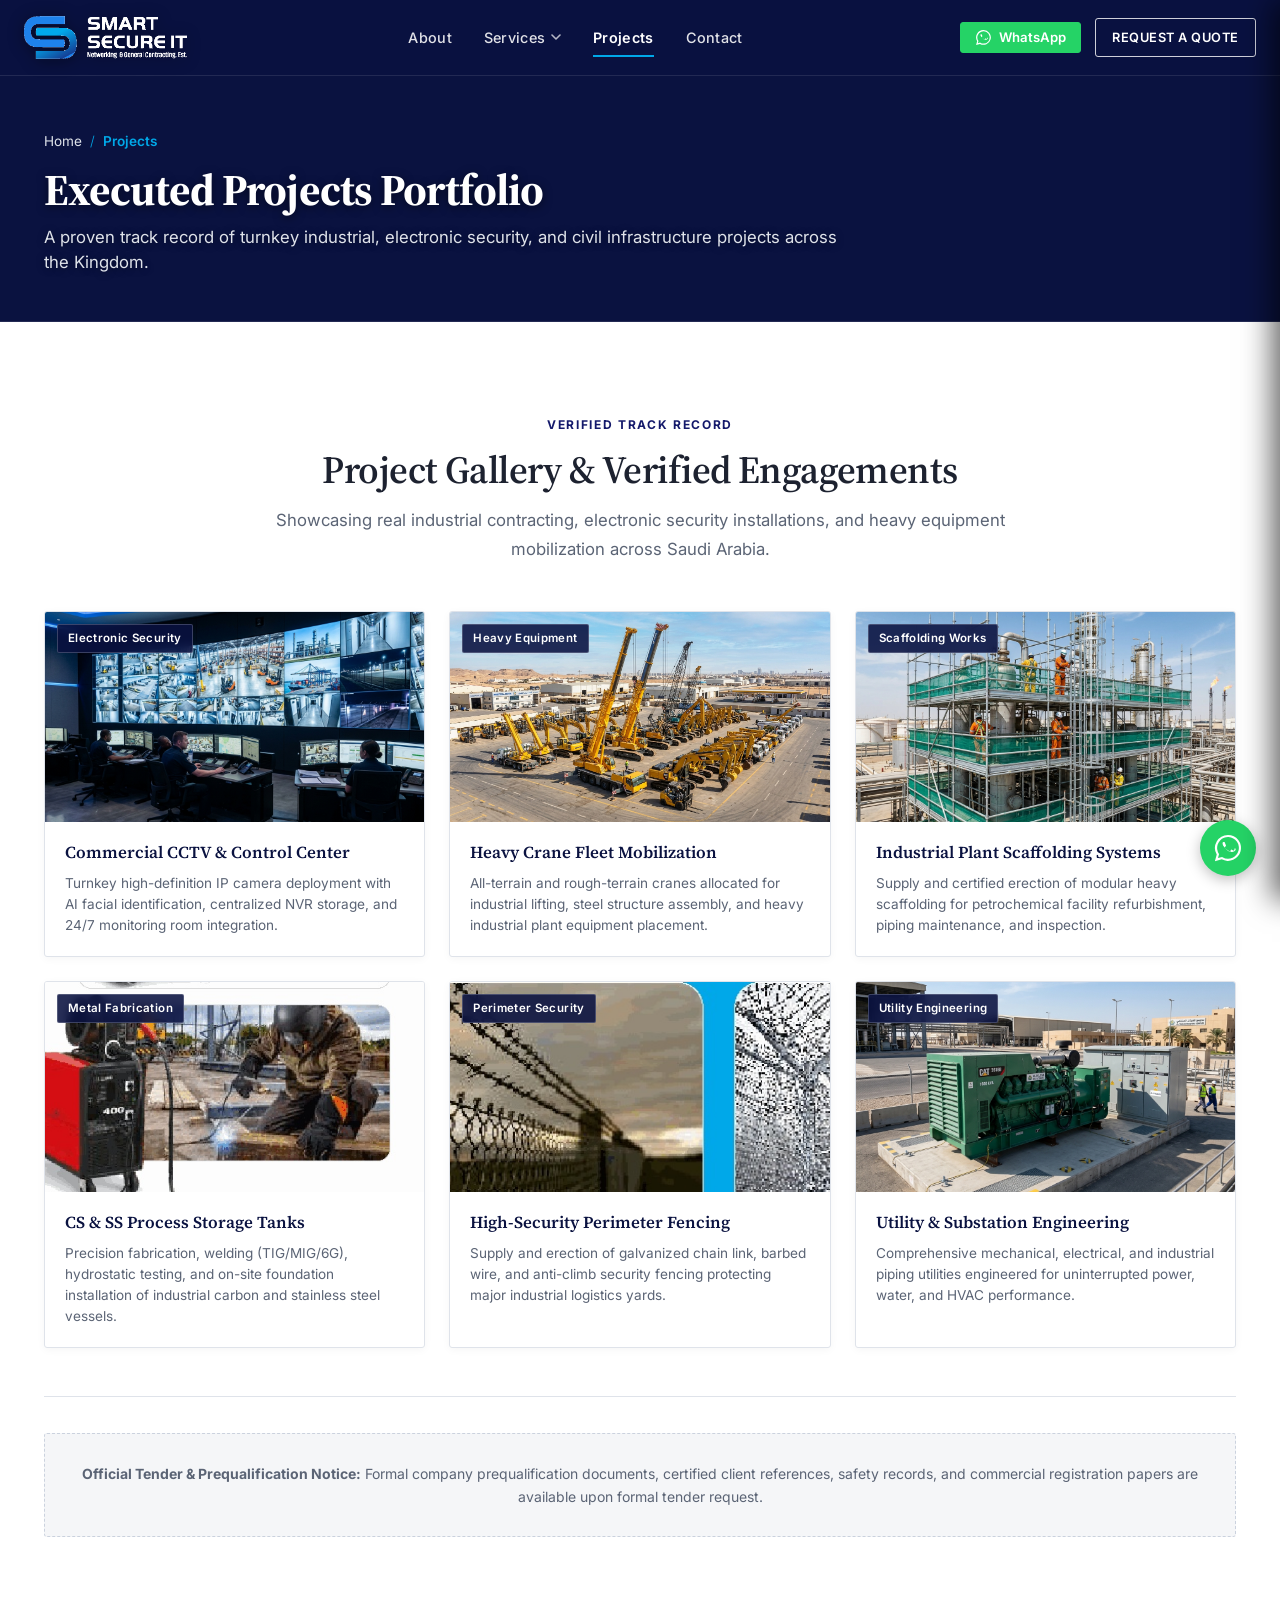
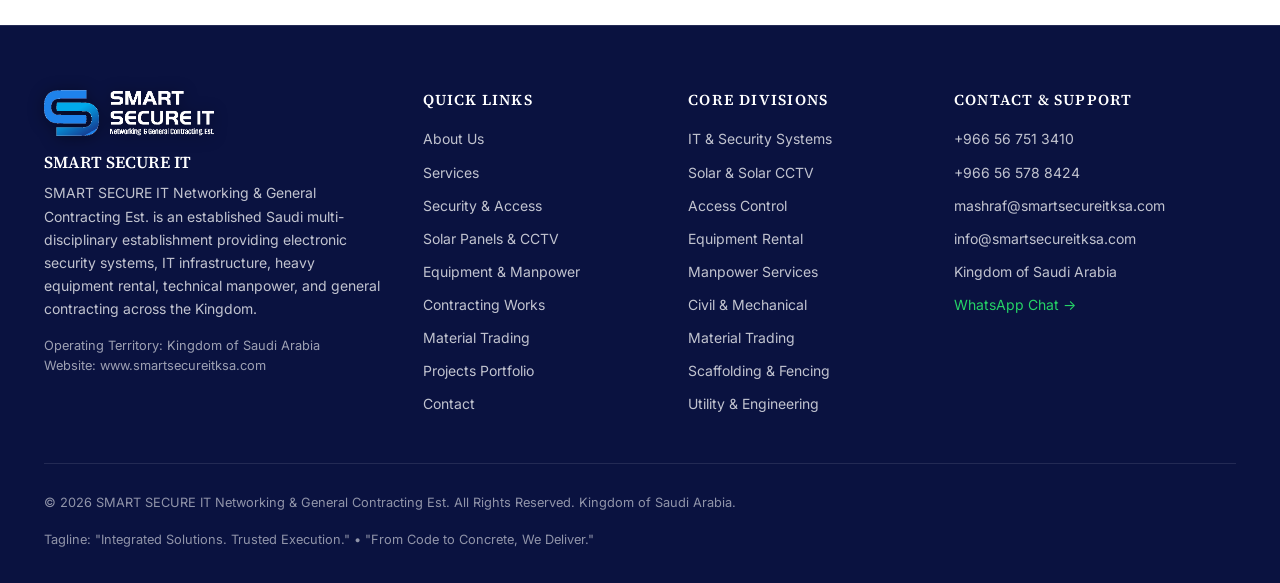
<file: projects/index.html>
<!DOCTYPE html>
<html lang="en" dir="ltr">
<head>
    <meta charset="UTF-8">
    <meta name="viewport" content="width=device-width, initial-scale=1.0">
    <title>Projects Portfolio | SMART SECURE IT KSA</title>
    <meta name="description" content="Executed technology, electronic surveillance, civil contracting, and machinery support projects across the Kingdom of Saudi Arabia.">
    <link rel="canonical" href="https://www.smartsecureitksa.com/projects/">

    <!-- Open Graph / Social Tags -->
    <meta property="og:type" content="website">
    <meta property="og:url" content="https://www.smartsecureitksa.com/projects/">
    <meta property="og:title" content="Projects Portfolio | SMART SECURE IT KSA">
    <meta property="og:description" content="Executed technology, electronic surveillance, civil contracting, and machinery support projects across the Kingdom of Saudi Arabia.">
    <meta property="og:image" content="https://www.smartsecureitksa.com/assets/logo.png">

    <!-- Twitter Card -->
    <meta name="twitter:card" content="summary_large_image">
    <meta name="twitter:title" content="Projects Portfolio | SMART SECURE IT KSA">
    <meta name="twitter:description" content="Executed technology, electronic surveillance, civil contracting, and machinery support projects across the Kingdom of Saudi Arabia.">
    <meta name="twitter:image" content="https://www.smartsecureitksa.com/assets/logo.png">

    <!-- Browser Favicons -->
    <link rel="icon" type="image/x-icon" href="/favicon.ico">
    <link rel="icon" type="image/png" sizes="32x32" href="/favicon.png">

    <!-- Performance Optimizations -->
    <link rel="preconnect" href="https://fonts.googleapis.com">
    <link rel="preconnect" href="https://fonts.gstatic.com" crossorigin>
    <link href="https://fonts.googleapis.com/css2?family=Inter:wght@400;500;600;700&family=Source+Serif+4:ital,opsz,wght@0,8..60,600;0,8..60,700;1,8..60,600&display=swap" rel="stylesheet">

    <!-- Stylesheet -->
    <link rel="stylesheet" href="/css/styles.css?v=2.8">

</head>
<body id="top">
    <!-- Accessibility Skip Link -->
    <a href="#main-content" class="skip-link">Skip to main content</a>

    <!-- ================= 1. HEADER ================= -->
    <header class="site-header" id="top">
        <div class="container header-inner">
            <a href="/" class="brand-link" aria-label="SMART SECURE IT Home">
                <img src="/assets/logo.png" alt="SMART SECURE IT" class="brand-logo" onerror="this.style.display='none'">
                <span class="brand-fallback">SMART SECURE IT</span>
            </a>

            <!-- Desktop Navigation -->
            <nav class="nav-desktop" aria-label="Primary Navigation">
                <a href="/about/" class="nav-link ">About</a>
                <div class="nav-item-dropdown" id="navServicesDropdown">
                    <a href="/services/" class="nav-link nav-dropdown-trigger " id="servicesMenuBtn" aria-haspopup="true" aria-expanded="false">
                        <span>Services</span>
                        <svg class="dropdown-chevron" viewBox="0 0 10 6" width="10" height="6" aria-hidden="true">
                            <path d="M1 1L5 5L9 1" stroke="currentColor" stroke-width="1.6" stroke-linecap="round" stroke-linejoin="round" fill="none"/>
                        </svg>
                    </a>
                    <div class="nav-dropdown-menu" role="menu" aria-labelledby="servicesMenuBtn">
                        <div class="dropdown-menu-inner">
                            <a href="/services/" class="dropdown-banner-card" role="menuitem">
                                <div class="banner-card-content">
                                    <span class="banner-badge">Turnkey Capabilities</span>
                                    <span class="banner-title">All Services Overview</span>
                                    <span class="banner-desc">Comprehensive engineering, equipment &amp; contracting solutions across KSA</span>
                                </div>
                                <span class="banner-arrow" aria-hidden="true">
                                    <svg viewBox="0 0 16 16" width="16" height="16" fill="currentColor"><path d="M8.22 2.97a.75.75 0 0 1 1.06 0l4.25 4.25a.75.75 0 0 1 0 1.06l-4.25 4.25a.75.75 0 0 1-1.06-1.06l2.97-2.97H2.75a.75.75 0 0 1 0-1.5h8.44L8.22 4.03a.75.75 0 0 1 0-1.06z"/></svg>
                                </span>
                            </a>
                            <div class="dropdown-grid">
                                <a href="/services/security-systems/" class="dropdown-grid-item" role="menuitem">
                                    <div class="item-icon-wrap">
                                        <svg viewBox="0 0 24 24" class="item-svg" fill="none" stroke="currentColor" stroke-width="2"><path d="M12 22s8-4 8-10V5l-8-3-8 3v7c0 6 8 10 8 10z"/></svg>
                                    </div>
                                    <div class="item-text">
                                        <div class="item-title">Security &amp; Access</div>
                                        <div class="item-sub">CCTV, biometrics &amp; barrier systems</div>
                                    </div>
                                </a>
                                <a href="/services/solar-systems/" class="dropdown-grid-item" role="menuitem">
                                    <div class="item-icon-wrap">
                                        <svg viewBox="0 0 24 24" class="item-svg" fill="none" stroke="currentColor" stroke-width="2"><circle cx="12" cy="12" r="5"/><line x1="12" y1="1" x2="12" y2="3"/><line x1="12" y1="21" x2="12" y2="23"/><line x1="4.22" y1="4.22" x2="5.64" y2="5.64"/><line x1="18.36" y1="18.36" x2="19.78" y2="19.78"/><line x1="1" y1="12" x2="3" y2="12"/><line x1="21" y1="12" x2="23" y2="12"/><line x1="4.22" y1="19.78" x2="5.64" y2="18.36"/><line x1="18.36" y1="5.64" x2="19.78" y2="4.22"/></svg>
                                    </div>
                                    <div class="item-text">
                                        <div class="item-title">Solar &amp; Solar CCTV</div>
                                        <div class="item-sub">PV panels &amp; off-grid surveillance</div>
                                    </div>
                                </a>
                                <a href="/services/equipment-manpower/" class="dropdown-grid-item" role="menuitem">
                                    <div class="item-icon-wrap">
                                        <svg viewBox="0 0 24 24" class="item-svg" fill="none" stroke="currentColor" stroke-width="2"><rect x="1" y="3" width="15" height="13"/><polygon points="16 8 20 8 23 11 23 16 16 16 16 8"/><circle cx="5.5" cy="18.5" r="2.5"/><circle cx="18.5" cy="18.5" r="2.5"/></svg>
                                    </div>
                                    <div class="item-text">
                                        <div class="item-title">Equipment &amp; Manpower</div>
                                        <div class="item-sub">Heavy fleet rental &amp; certified crew</div>
                                    </div>
                                </a>
                                <a href="/services/mechanical-civil/" class="dropdown-grid-item" role="menuitem">
                                    <div class="item-icon-wrap">
                                        <svg viewBox="0 0 24 24" class="item-svg" fill="none" stroke="currentColor" stroke-width="2"><path d="M3 21h18M5 21V7l8-4v18M13 11l6 3v7"/></svg>
                                    </div>
                                    <div class="item-text">
                                        <div class="item-title">General Contracting</div>
                                        <div class="item-sub">Civil, structural, piping &amp; MEP</div>
                                    </div>
                                </a>
                                <a href="/services/contracting-works/" class="dropdown-grid-item" role="menuitem">
                                    <div class="item-icon-wrap">
                                        <svg viewBox="0 0 24 24" class="item-svg" fill="none" stroke="currentColor" stroke-width="2"><rect x="3" y="3" width="18" height="18" rx="2"/><path d="M3 9h18M3 15h18M9 3v18M15 3v18"/></svg>
                                    </div>
                                    <div class="item-text">
                                        <div class="item-title">Scaffolding &amp; Fencing</div>
                                        <div class="item-sub">Aramco staging &amp; perimeter security</div>
                                    </div>
                                </a>
                                <a href="/services/materials/" class="dropdown-grid-item" role="menuitem">
                                    <div class="item-icon-wrap">
                                        <svg viewBox="0 0 24 24" class="item-svg" fill="none" stroke="currentColor" stroke-width="2"><path d="M21 16V8a2 2 0 0 0-1-1.73l-7-4a2 2 0 0 0-2 0l-7 4A2 2 0 0 0 3 8v8a2 2 0 0 0 1 1.73l7 4a2 2 0 0 0 2 0l7-4A2 2 0 0 0 21 16z"/><polyline points="3.27 6.96 12 12.01 20.73 6.96"/><line x1="12" y1="22.08" x2="12" y2="12"/></svg>
                                    </div>
                                    <div class="item-text">
                                        <div class="item-title">Material Trading</div>
                                        <div class="item-sub">Industrial supplies &amp; hardware</div>
                                    </div>
                                </a>
                                <a href="/services/utility-engineering/" class="dropdown-grid-item" role="menuitem">
                                    <div class="item-icon-wrap">
                                        <svg viewBox="0 0 24 24" class="item-svg" fill="none" stroke="currentColor" stroke-width="2"><circle cx="12" cy="12" r="3"/><path d="M19.4 15a1.65 1.65 0 0 0 .33 1.82l.06.06a2 2 0 0 1 0 2.83 2 2 0 0 1-2.83 0l-.06-.06a1.65 1.65 0 0 0-1.82-.33 1.65 1.65 0 0 0-1 1.51V21a2 2 0 0 1-2 2 2 2 0 0 1-2-2v-.09A1.65 1.65 0 0 0 9 19.4a1.65 1.65 0 0 0-1.82.33l-.06.06a2 2 0 0 1-2.83 0 2 2 0 0 1 0-2.83l.06-.06a1.65 1.65 0 0 0 .33-1.82 1.65 1.65 0 0 0-1.51-1H3a2 2 0 0 1-2-2 2 2 0 0 1 2-2h.09A1.65 1.65 0 0 0 4.6 9a1.65 1.65 0 0 0-.33-1.82l-.06-.06a2 2 0 0 1 0-2.83 2 2 0 0 1 2.83 0l.06.06a1.65 1.65 0 0 0 1.82.33H9a1.65 1.65 0 0 0 1-1.51V3a2 2 0 0 1 2-2 2 2 0 0 1 2 2v.09a1.65 1.65 0 0 0 1 1.51 1.65 1.65 0 0 0 1.82-.33l.06-.06a2 2 0 0 1 2.83 0 2 2 0 0 1 0 2.83l-.06.06a1.65 1.65 0 0 0-.33 1.82V9a1.65 1.65 0 0 0 1.51 1H21a2 2 0 0 1 2 2 2 2 0 0 1-2 2h-.09a1.65 1.65 0 0 0-1.51 1z"/></svg>
                                    </div>
                                    <div class="item-text">
                                        <div class="item-title">Utility &amp; Engineering</div>
                                        <div class="item-sub">Infrastructure &amp; technical support</div>
                                    </div>
                                </a>
                            </div>
                        </div>
                    </div>
                </div>
                <a href="/projects/" class="nav-link active">Projects</a>
                <a href="/contact/" class="nav-link ">Contact</a>
            </nav>

            <!-- Actions: WhatsApp & Quote Button -->
            <div class="header-actions">
                <a href="https://wa.me/966567513410?text=Hello%20Smart%20Secure%20IT%2C%20I%20would%20like%20to%20enquire%20about%20your%20services" 
                   target="_blank" 
                   rel="noopener" 
                   class="header-wa-btn" 
                   aria-label="Chat on WhatsApp" 
                   title="Chat on WhatsApp">
                    <svg viewBox="0 0 32 32" class="header-wa-icon" aria-hidden="true">
                        <path d="M16 2a13.9 13.9 0 00-12 20.9L2 30l7.3-1.9A13.9 13.9 0 1016 2zm0 25.5a11.6 11.6 0 01-5.9-1.6l-.4-.3-4.4 1.1 1.2-4.2-.3-.4a11.6 11.6 0 119.8 5.4zm6.4-8.6c-.3-.2-2.1-1-2.4-1.1-.3-.2-.6-.2-.8.2s-1 1.1-1.2 1.4-.4.3-.7.2a9.2 9.2 0 01-2.7-1.7 10.1 10.1 0 01-1.9-2.3c-.2-.4 0-.5.2-.7s.4-.4.6-.7.2-.4.3-.6 0-.4 0-.6-.8-2-1.1-2.7c-.3-.7-.6-.6-.8-.6h-.7a1.4 1.4 0 00-1 1 5.3 5.3 0 001.6 3.9 12.3 12.3 0 005.3 4.7c.8.3 1.5.5 2 .7a4.9 4.9 0 002.3.1 3.7 3.7 0 002.5-1.7 3 3 0 00.2-1.7c-.2-.2-.5-.3-.9-.5z"/>
                    </svg>
                    <span class="header-wa-text">WhatsApp</span>
                </a>
                <a href="/contact/" class="btn btn-outline-white btn-sm">Request a Quote</a>
                
                <!-- Mobile Hamburger Toggle -->
                <button type="button" class="hamburger-btn" id="hamburger-btn" aria-label="Toggle Navigation Menu" aria-expanded="false" aria-controls="mobile-drawer">
                    <span></span>
                    <span></span>
                    <span></span>
                </button>
            </div>
        </div>
    </header>

    <!-- Mobile Navigation Drawer -->
    <div class="drawer-backdrop" id="drawer-backdrop"></div>
    <div class="mobile-drawer" id="mobile-drawer" role="dialog" aria-modal="true" aria-label="Mobile Navigation Menu">
        <div class="mobile-drawer-header">
            <span class="brand-fallback" style="display:block;">SMART SECURE IT</span>
            <button type="button" class="btn-sm" id="drawer-close-btn" aria-label="Close Menu" style="color:var(--white); font-size:1.5rem; line-height:1;">&times;</button>
        </div>
        <a href="https://wa.me/966567513410?text=Hello%20Smart%20Secure%20IT%2C%20I%20would%20like%20to%20enquire%20about%20your%20services" 
           target="_blank" 
           rel="noopener" 
           class="btn btn-whatsapp" 
           style="width:100%; text-align:center; justify-content:center; gap:8px;"
           title="Chat on WhatsApp"
           aria-label="Chat on WhatsApp">
            Chat on WhatsApp
        </a>
        <div class="mobile-nav-links">
            <a href="/about/" class="nav-link ">About Us</a>
            <a href="/services/" class="nav-link ">Our Services</a>
            <a href="/services/security-systems/" class="nav-link">&bull; Security &amp; Access</a>
            <a href="/services/solar-systems/" class="nav-link">&bull; Solar Panels &amp; CCTV</a>
            <a href="/services/equipment-manpower/" class="nav-link">&bull; Equipment &amp; Manpower</a>
            <a href="/services/mechanical-civil/" class="nav-link">&bull; Mechanical &amp; Civil</a>
            <a href="/services/contracting-works/" class="nav-link">&bull; Scaffolding &amp; Fencing</a>
            <a href="/services/materials/" class="nav-link">&bull; Material Trading</a>
            <a href="/services/utility-engineering/" class="nav-link">&bull; Utility &amp; Engineering</a>
            <a href="/projects/" class="nav-link active">Projects Portfolio</a>
            <a href="/contact/" class="nav-link ">Contact</a>
        </div>
        <a href="/contact/" class="btn btn-primary" style="width:100%; text-align:center;">Request a Quote</a>
    </div>

    <!-- Title Banner -->
    <section class="page-title-banner">
        <div class="container">
            <nav class="breadcrumb-nav" aria-label="Breadcrumb">
                <ol class="breadcrumb-list">
                    <li class="breadcrumb-item"><a href="/">Home</a></li><li class="breadcrumb-item active" aria-current="page">Projects</li>
                </ol>
            </nav>
            <h1 class="page-banner-title">Executed Projects Portfolio</h1>
            <p class="page-banner-intro">A proven track record of turnkey industrial, electronic security, and civil infrastructure projects across the Kingdom.</p>
        </div>
    </section>

    <!-- Main Content Container -->
    <main id="main-content">
<section class="section" id="projects">
            <div class="container">
                <div class="section-header text-center reveal-on-scroll">
                    <span class="section-label">Verified Track Record</span>
                    <h2>Project Gallery &amp; Verified Engagements</h2>
                    <p class="section-subheading">Showcasing real industrial contracting, electronic security installations, and heavy equipment mobilization across Saudi Arabia.</p>
                </div>

                <!-- 6 Authentic Project Cards with Real Photos from Profile -->
                <div class="projects-grid reveal-on-scroll">
                    <!-- Project 1: CCTV Command Center -->
                    <div class="project-card">
                        <div class="project-img-wrap">
                            <img src="/assets/img/profile/remote_monitoring_center.jpg" alt="Industrial CCTV Surveillance Project" loading="lazy">
                            <span class="project-badge-tag">Electronic Security</span>
                        </div>
                        <div class="project-card-body">
                            <h3 class="project-card-title">Commercial CCTV &amp; Control Center</h3>
                            <p class="project-card-desc">Turnkey high-definition IP camera deployment with AI facial identification, centralized NVR storage, and 24/7 monitoring room integration.</p>
                        </div>
                    </div>

                    <!-- Project 2: Crane Fleet Mobilization -->
                    <div class="project-card">
                        <div class="project-img-wrap">
                            <img src="/assets/img/profile/heavy_equipment_fleet.jpg" alt="Heavy Crane Mobilization &amp; Lifting" loading="lazy">
                            <span class="project-badge-tag">Heavy Equipment</span>
                        </div>
                        <div class="project-card-body">
                            <h3 class="project-card-title">Heavy Crane Fleet Mobilization</h3>
                            <p class="project-card-desc">All-terrain and rough-terrain cranes allocated for industrial lifting, steel structure assembly, and heavy industrial plant equipment placement.</p>
                        </div>
                    </div>

                    <!-- Project 3: Scaffolding Erection -->
                    <div class="project-card">
                        <div class="project-img-wrap">
                            <img src="/assets/img/profile/scaffolding_pipes_bundle.jpg" alt="Certified Scaffolding Installation" loading="lazy">
                            <span class="project-badge-tag">Scaffolding Works</span>
                        </div>
                        <div class="project-card-body">
                            <h3 class="project-card-title">Industrial Plant Scaffolding Systems</h3>
                            <p class="project-card-desc">Supply and certified erection of modular heavy scaffolding for petrochemical facility refurbishment, piping maintenance, and inspection.</p>
                        </div>
                    </div>

                    <!-- Project 4: Metal Fabrication Tanks -->
                    <div class="project-card">
                        <div class="project-img-wrap">
                            <img src="/assets/img/profile/fabrication_welder.jpg" alt="Process Tanks Metal Fabrication" loading="lazy">
                            <span class="project-badge-tag">Metal Fabrication</span>
                        </div>
                        <div class="project-card-body">
                            <h3 class="project-card-title">CS &amp; SS Process Storage Tanks</h3>
                            <p class="project-card-desc">Precision fabrication, welding (TIG/MIG/6G), hydrostatic testing, and on-site foundation installation of industrial carbon and stainless steel vessels.</p>
                        </div>
                    </div>

                    <!-- Project 5: High-Security Fencing -->
                    <div class="project-card">
                        <div class="project-img-wrap">
                            <img src="/assets/img/profile/fencing_solutions_grid.jpg" alt="Security Perimeter Fencing" loading="lazy">
                            <span class="project-badge-tag">Perimeter Security</span>
                        </div>
                        <div class="project-card-body">
                            <h3 class="project-card-title">High-Security Perimeter Fencing</h3>
                            <p class="project-card-desc">Supply and erection of galvanized chain link, barbed wire, and anti-climb security fencing protecting major industrial logistics yards.</p>
                        </div>
                    </div>

                    <!-- Project 6: Utility Infrastructure -->
                    <div class="project-card">
                        <div class="project-img-wrap">
                            <img src="/assets/img/profile/utility_power_generator.jpg" alt="Industrial Utility and Power Infrastructure" loading="lazy">
                            <span class="project-badge-tag">Utility Engineering</span>
                        </div>
                        <div class="project-card-body">
                            <h3 class="project-card-title">Utility &amp; Substation Engineering</h3>
                            <p class="project-card-desc">Comprehensive mechanical, electrical, and industrial piping utilities engineered for uninterrupted power, water, and HVAC performance.</p>
                        </div>
                    </div>
                </div>

                <!-- Verified Portfolio Banner -->
                <div class="clients-strip reveal-on-scroll">
                    <div class="clients-placeholder-box">
                        <strong>Official Tender &amp; Prequalification Notice:</strong> Formal company prequalification documents, certified client references, safety records, and commercial registration papers are available upon formal tender request.
                    </div>
                </div>
            </div>
        </section>
    </main>

    <!-- ================= 15. FOOTER ================= -->
    <footer class="site-footer">
        <div class="container">
            <div class="footer-top-grid">
                <!-- Col 1: Brand & Description -->
                <div>
                    <img src="/assets/logo.png" alt="SMART SECURE IT" class="footer-logo" onerror="this.style.display='none'">
                    <h4 style="color:var(--white); margin-bottom: 8px;">SMART SECURE IT</h4>
                    <p class="footer-desc">SMART SECURE IT Networking &amp; General Contracting Est. is an established Saudi multi-disciplinary establishment providing electronic security systems, IT infrastructure, heavy equipment rental, technical manpower, and general contracting across the Kingdom.</p>
                    <div class="footer-meta-legal">
                        <div>Operating Territory: Kingdom of Saudi Arabia</div>
                        <div>Website: www.smartsecureitksa.com</div>
                    </div>
                </div>

                <!-- Col 2: Navigation Links -->
                <div>
                    <h5 class="footer-col-title">Quick Links</h5>
                    <div class="footer-nav-list">
                        <a href="/about/" class="footer-nav-link">About Us</a>
                        <a href="/services/" class="footer-nav-link">Services</a>
                        <a href="/services/security-systems/" class="footer-nav-link">Security &amp; Access</a>
                        <a href="/services/solar-systems/" class="footer-nav-link">Solar Panels &amp; CCTV</a>
                        <a href="/services/equipment-manpower/" class="footer-nav-link">Equipment &amp; Manpower</a>
                        <a href="/services/mechanical-civil/" class="footer-nav-link">Contracting Works</a>
                        <a href="/services/materials/" class="footer-nav-link">Material Trading</a>
                        <a href="/projects/" class="footer-nav-link">Projects Portfolio</a>
                        <a href="/contact/" class="footer-nav-link">Contact</a>
                    </div>
                </div>

                <!-- Col 3: Service Divisions -->
                <div>
                    <h5 class="footer-col-title">Core Divisions</h5>
                    <div class="footer-nav-list">
                        <a href="/services/security-systems/" class="footer-nav-link">IT &amp; Security Systems</a>
                        <a href="/services/solar-systems/" class="footer-nav-link">Solar &amp; Solar CCTV</a>
                        <a href="/services/security-systems/" class="footer-nav-link">Access Control</a>
                        <a href="/services/equipment-manpower/" class="footer-nav-link">Equipment Rental</a>
                        <a href="/services/equipment-manpower/" class="footer-nav-link">Manpower Services</a>
                        <a href="/services/mechanical-civil/" class="footer-nav-link">Civil &amp; Mechanical</a>
                        <a href="/services/materials/" class="footer-nav-link">Material Trading</a>
                        <a href="/services/contracting-works/" class="footer-nav-link">Scaffolding &amp; Fencing</a>
                        <a href="/services/utility-engineering/" class="footer-nav-link">Utility &amp; Engineering</a>
                    </div>
                </div>

                <!-- Col 4: Contact Summary -->
                <div>
                    <h5 class="footer-col-title">Contact &amp; Support</h5>
                    <div class="footer-nav-list">
                        <a href="tel:+966567513410" class="footer-nav-link" style="direction: ltr; display: inline-block;">+966 56 751 3410</a>
                        <a href="tel:+966565788424" class="footer-nav-link" style="direction: ltr; display: inline-block;">+966 56 578 8424</a>
                        <a href="mailto:mashraf@smartsecureitksa.com" class="footer-nav-link">mashraf@smartsecureitksa.com</a>
                        <a href="mailto:info@smartsecureitksa.com" class="footer-nav-link">info@smartsecureitksa.com</a>
                        <span class="footer-nav-link">Kingdom of Saudi Arabia</span>
                        <a href="https://wa.me/966567513410?text=Hello%20Smart%20Secure%20IT%2C%20I%20would%20like%20to%20enquire%20about%20your%20services" target="_blank" rel="noopener" class="footer-nav-link" style="color:var(--wa-green);" title="Chat on WhatsApp">WhatsApp Chat &rarr;</a>
                    </div>
                </div>
            </div>

            <!-- Bottom Copyright Bar -->
            <div class="footer-bottom-bar">
                <span>&copy; 2026 SMART SECURE IT Networking &amp; General Contracting Est. All Rights Reserved. Kingdom of Saudi Arabia.</span>
                <span>Tagline: "Integrated Solutions. Trusted Execution." &bull; "From Code to Concrete, We Deliver."</span>
            </div>
        </div>
    </footer>

    <!-- ================= SERVICE DETAILS MODAL (ACCESSIBLE DIALOG) ================= -->
    <div class="modal-overlay" id="service-modal" role="dialog" aria-modal="true" aria-labelledby="modal-service-title" aria-hidden="true" style="display: none;">
        <div class="modal-box">
            <button type="button" class="modal-close-icon" id="modal-close-icon" aria-label="Close details dialog">&times;</button>
            <h3 class="modal-title" id="modal-service-title">Service Details</h3>
            <p class="modal-body" id="modal-service-body"></p>
            <button type="button" class="btn btn-outline-navy btn-sm" id="modal-close-btn">Close</button>
        </div>
    </div>

    <!-- ================= WHATSAPP FIXED BUTTON (STRICT COMPLIANCE) ================= -->
    <a href="https://wa.me/966567513410?text=Hello%20Smart%20Secure%20IT%2C%20I%20would%20like%20to%20enquire%20about%20your%20services" 
       class="whatsapp-fixed-btn" 
       target="_blank" 
       rel="noopener" 
       aria-label="Chat on WhatsApp"
       title="Chat on WhatsApp">
        <svg viewBox="0 0 32 32" aria-hidden="true">
            <path d="M16 2a13.9 13.9 0 00-12 20.9L2 30l7.3-1.9A13.9 13.9 0 1016 2zm0 25.5a11.6 11.6 0 01-5.9-1.6l-.4-.3-4.4 1.1 1.2-4.2-.3-.4a11.6 11.6 0 119.8 5.4zm6.4-8.6c-.3-.2-2.1-1-2.4-1.1-.3-.2-.6-.2-.8.2s-1 1.1-1.2 1.4-.4.3-.7.2a9.2 9.2 0 01-2.7-1.7 10.1 10.1 0 01-1.9-2.3c-.2-.4 0-.5.2-.7s.4-.4.6-.7.2-.4.3-.6 0-.4 0-.6-.8-2-1.1-2.7c-.3-.7-.6-.6-.8-.6h-.7a1.4 1.4 0 00-1 1 5.3 5.3 0 001.6 3.9 12.3 12.3 0 005.3 4.7c.8.3 1.5.5 2 .7a4.9 4.9 0 002.3.1 3.7 3.7 0 002.5-1.7 3 3 0 00.2-1.7c-.2-.2-.5-.3-.9-.5z"/>
        </svg>
    </a>

    <!-- ================= WHATSAPP NUMBER PICKER MODAL ================= -->
    <div class="wa-picker-overlay" id="wa-picker-modal" role="dialog" aria-modal="true" aria-labelledby="wa-picker-title" style="display: none;">
        <div class="wa-picker-box">
            <button type="button" class="wa-picker-close" id="wa-picker-close-btn" aria-label="Close WhatsApp number selection">&times;</button>
            <div class="wa-picker-header">
                <div class="wa-picker-icon">
                    <svg viewBox="0 0 24 24" width="28" height="28" fill="currentColor">
                        <path d="M12.04 2C6.58 2 2.13 6.45 2.13 11.91C2.13 13.66 2.59 15.36 3.45 16.86L2.05 22L7.3 20.62C8.75 21.41 10.38 21.83 12.04 21.83C17.5 21.83 21.95 17.38 21.95 11.92C21.95 9.27 20.92 6.78 19.05 4.91C17.18 3.03 14.69 2 12.04 2M12.05 3.67C14.25 3.67 16.31 4.53 17.87 6.09C19.42 7.65 20.28 9.72 20.28 11.92C20.28 16.46 16.58 20.15 12.04 20.15C10.56 20.15 9.11 19.76 7.85 19L7.55 18.83L4.43 19.65L5.26 16.61L5.06 16.29C4.24 15 3.8 13.47 3.8 11.91C3.81 7.37 7.5 3.67 12.05 3.67M8.53 7.33C8.37 7.33 8.1 7.39 7.87 7.64C7.65 7.89 7.02 8.48 7.02 9.68C7.02 10.88 7.89 12.04 8.01 12.2C8.13 12.37 9.71 14.81 12.13 15.86C14.15 16.73 14.56 16.55 15.01 16.51C15.46 16.47 16.46 15.92 16.66 15.34C16.87 14.77 16.87 14.28 16.81 14.17C16.75 14.07 16.58 14.01 16.33 13.89C16.08 13.76 14.86 13.16 14.63 13.08C14.41 13 14.24 12.96 14.08 13.21C13.91 13.46 13.44 14.01 13.3 14.17C13.15 14.34 13.01 14.36 12.76 14.24C12.51 14.11 11.71 13.85 10.76 13C10.02 12.34 9.52 11.53 9.38 11.28C9.23 11.03 9.36 10.9 9.49 10.77C9.6 10.66 9.74 10.48 9.87 10.33C9.99 10.19 10.03 10.08 10.11 9.92C10.19 9.75 10.15 9.61 10.09 9.49C10.03 9.36 9.56 8.21 9.36 7.73C9.17 7.26 8.97 7.32 8.82 7.31C8.68 7.31 8.53 7.33 8.53 7.33Z"/>
                    </svg>
                </div>
                <div>
                    <h3 class="wa-picker-title" id="wa-picker-title">Connect on WhatsApp</h3>
                    <p class="wa-picker-subtitle">Select a number to start your chat:</p>
                </div>
            </div>
            <div class="wa-picker-options">
                <button type="button" class="wa-picker-option" data-number="966567513410" id="wa-opt-1">
                    <div class="wa-opt-avatar">1</div>
                    <div class="wa-opt-info">
                        <span class="wa-opt-phone" dir="ltr">+966 56 751 3410</span>
                    </div>
                    <svg class="wa-opt-arrow" viewBox="0 0 24 24" width="20" height="20" fill="none" stroke="currentColor" stroke-width="2">
                        <path d="M5 12h14M12 5l7 7-7 7"/>
                    </svg>
                </button>
                <button type="button" class="wa-picker-option" data-number="966565788424" id="wa-opt-2">
                    <div class="wa-opt-avatar">2</div>
                    <div class="wa-opt-info">
                        <span class="wa-opt-phone" dir="ltr">+966 56 578 8424</span>
                    </div>
                    <svg class="wa-opt-arrow" viewBox="0 0 24 24" width="20" height="20" fill="none" stroke="currentColor" stroke-width="2">
                        <path d="M5 12h14M12 5l7 7-7 7"/>
                    </svg>
                </button>
            </div>
            <div class="wa-picker-footer">
                <span>Official Verified Business Channels &bull; SMART SECURE IT KSA</span>
            </div>
        </div>
    </div>

    <!-- Scripts (Deferred Execution) -->
    <script src="/js/main.js?v=2.7" defer></script>
</body>
</html>
</file>
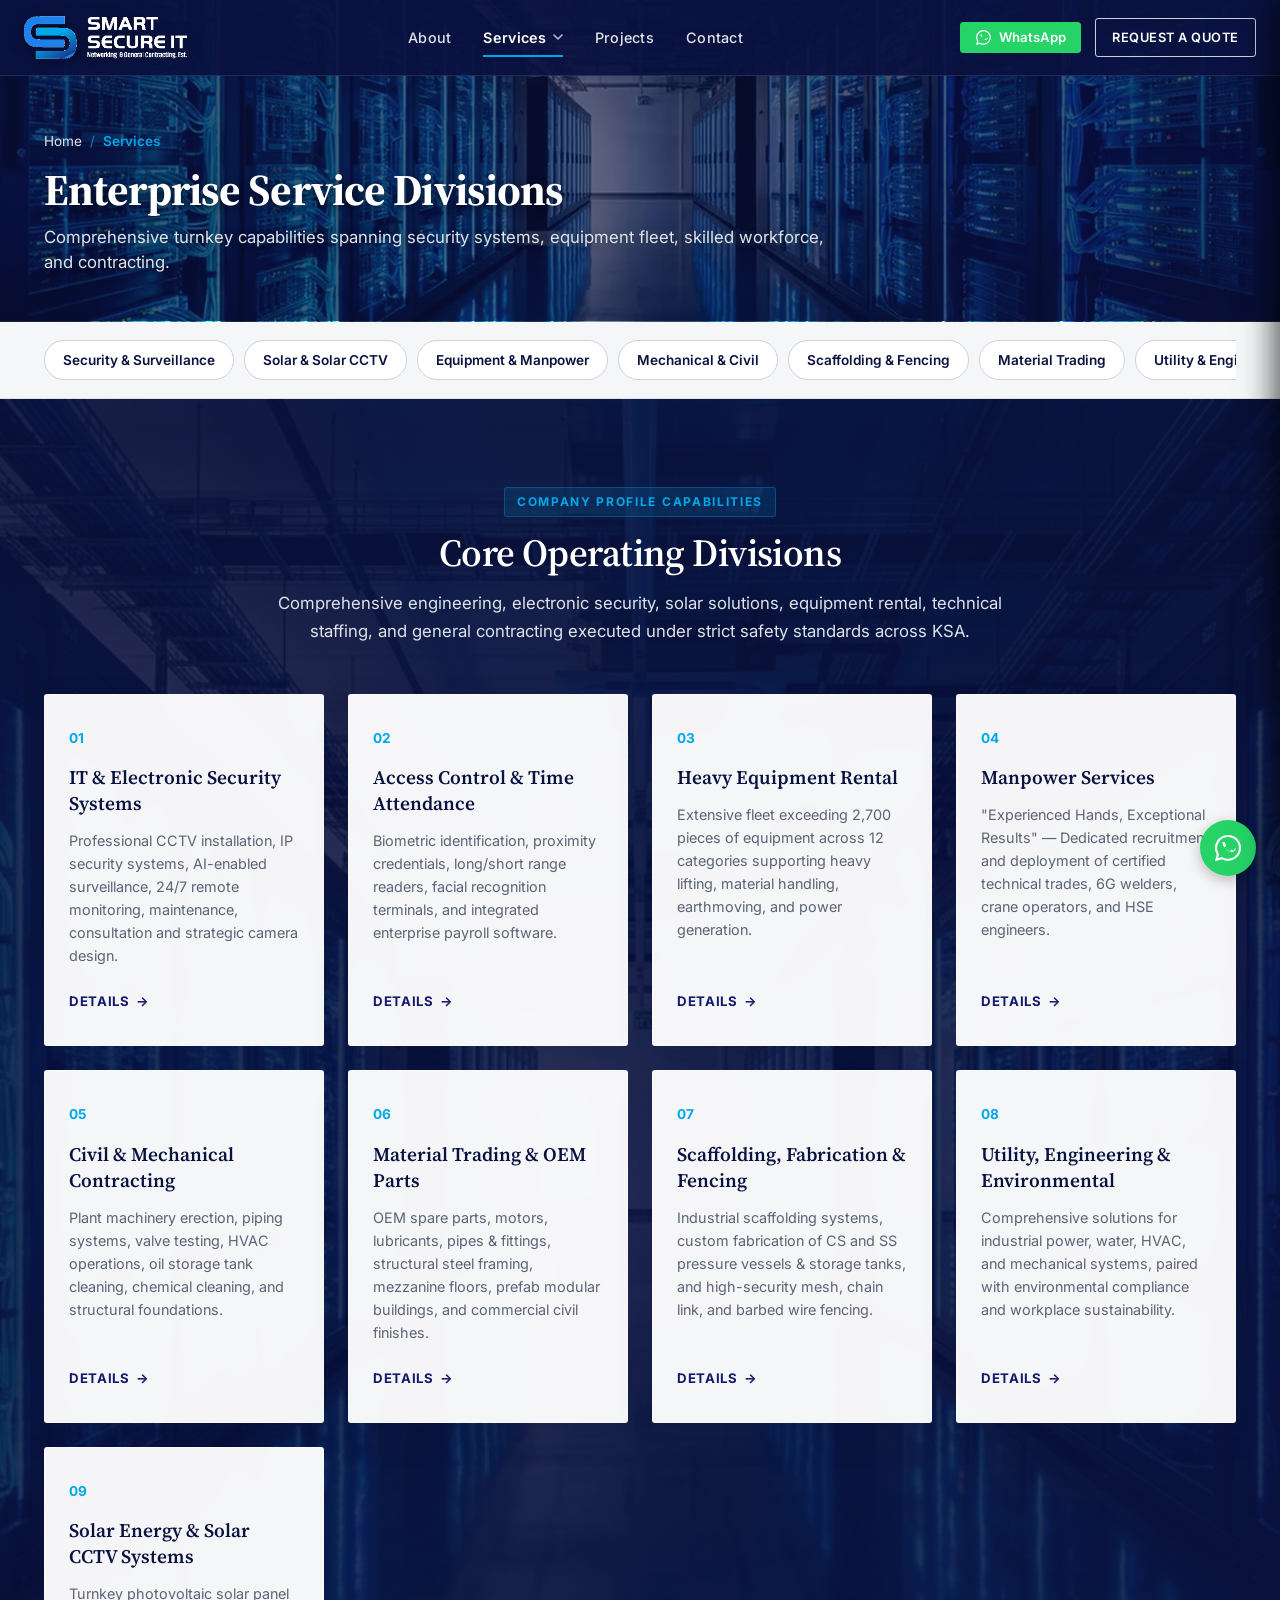
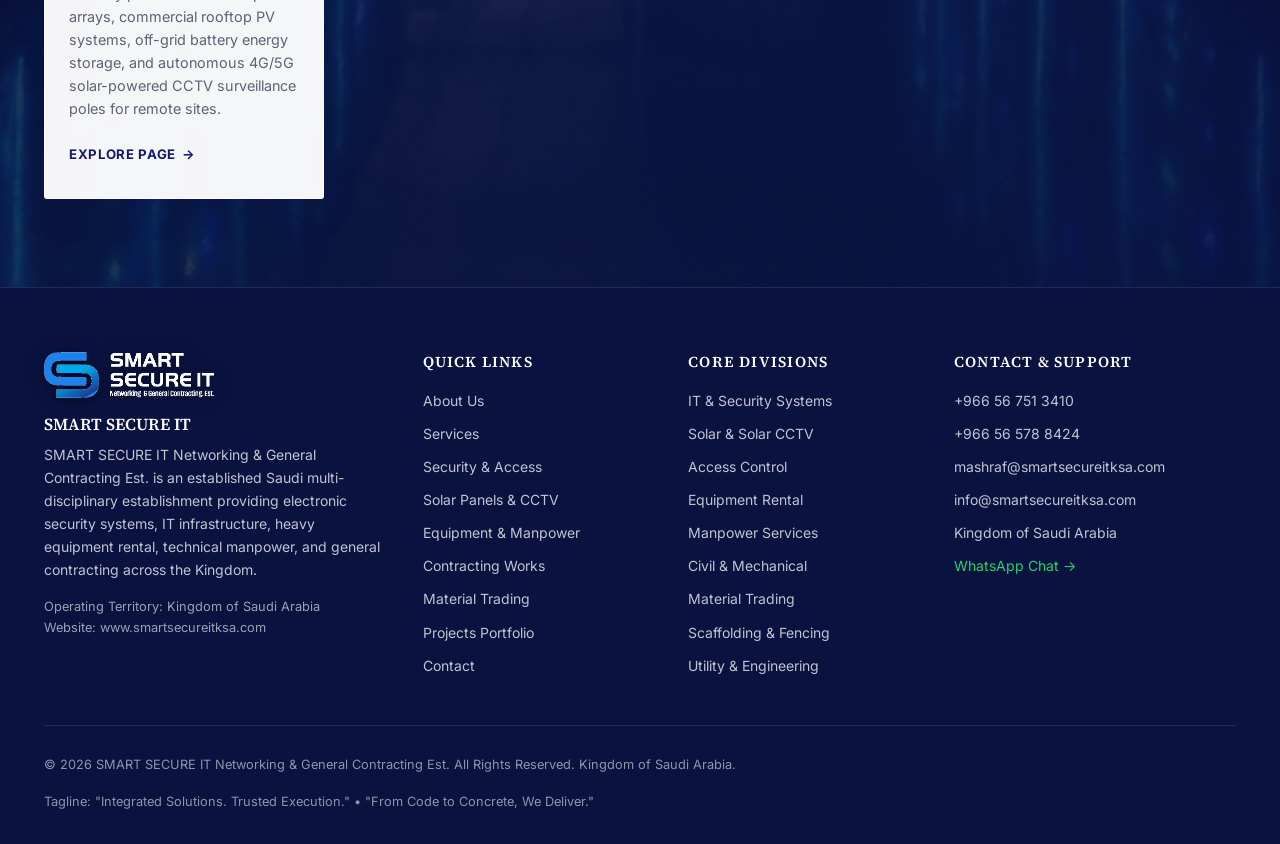
<file: services/index.html>
<!DOCTYPE html>
<html lang="en" dir="ltr">
<head>
    <meta charset="UTF-8">
    <meta name="viewport" content="width=device-width, initial-scale=1.0">
    <title>Core Services & Divisions | SMART SECURE IT KSA</title>
    <meta name="description" content="Explore our 8 specialized operational divisions across Saudi Arabia: electronic security, equipment fleet, technical manpower, mechanical, civil, and utilities.">
    <link rel="canonical" href="https://www.smartsecureitksa.com/services/">

    <!-- Open Graph / Social Tags -->
    <meta property="og:type" content="website">
    <meta property="og:url" content="https://www.smartsecureitksa.com/services/">
    <meta property="og:title" content="Core Services & Divisions | SMART SECURE IT KSA">
    <meta property="og:description" content="Explore our 8 specialized operational divisions across Saudi Arabia: electronic security, equipment fleet, technical manpower, mechanical, civil, and utilities.">
    <meta property="og:image" content="https://www.smartsecureitksa.com/assets/logo.png">

    <!-- Twitter Card -->
    <meta name="twitter:card" content="summary_large_image">
    <meta name="twitter:title" content="Core Services & Divisions | SMART SECURE IT KSA">
    <meta name="twitter:description" content="Explore our 8 specialized operational divisions across Saudi Arabia: electronic security, equipment fleet, technical manpower, mechanical, civil, and utilities.">
    <meta name="twitter:image" content="https://www.smartsecureitksa.com/assets/logo.png">

    <!-- Browser Favicons -->
    <link rel="icon" type="image/x-icon" href="/favicon.ico">
    <link rel="icon" type="image/png" sizes="32x32" href="/favicon.png">

    <!-- Performance Optimizations -->
    <link rel="preconnect" href="https://fonts.googleapis.com">
    <link rel="preconnect" href="https://fonts.gstatic.com" crossorigin>
    <link href="https://fonts.googleapis.com/css2?family=Inter:wght@400;500;600;700&family=Source+Serif+4:ital,opsz,wght@0,8..60,600;0,8..60,700;1,8..60,600&display=swap" rel="stylesheet">

    <!-- Stylesheet -->
    <link rel="stylesheet" href="/css/styles.css?v=2.8">
</head>
<body id="top">
    <!-- Accessibility Skip Link -->
    <a href="#main-content" class="skip-link">Skip to main content</a>

    <!-- ================= 1. HEADER ================= -->
    <header class="site-header" id="top">
        <div class="container header-inner">
            <a href="/" class="brand-link" aria-label="SMART SECURE IT Home">
                <img src="/assets/logo.png" alt="SMART SECURE IT" class="brand-logo" onerror="this.style.display='none'">
                <span class="brand-fallback">SMART SECURE IT</span>
            </a>

            <!-- Desktop Navigation -->
            <nav class="nav-desktop" aria-label="Primary Navigation">
                <a href="/about/" class="nav-link ">About</a>
                <div class="nav-item-dropdown" id="navServicesDropdown">
                    <a href="/services/" class="nav-link nav-dropdown-trigger active" id="servicesMenuBtn" aria-haspopup="true" aria-expanded="false">
                        <span>Services</span>
                        <svg class="dropdown-chevron" viewBox="0 0 10 6" width="10" height="6" aria-hidden="true">
                            <path d="M1 1L5 5L9 1" stroke="currentColor" stroke-width="1.6" stroke-linecap="round" stroke-linejoin="round" fill="none"/>
                        </svg>
                    </a>
                    <div class="nav-dropdown-menu" role="menu" aria-labelledby="servicesMenuBtn">
                        <div class="dropdown-menu-inner">
                            <a href="/services/" class="dropdown-banner-card" role="menuitem">
                                <div class="banner-card-content">
                                    <span class="banner-badge">Turnkey Capabilities</span>
                                    <span class="banner-title">All Services Overview</span>
                                    <span class="banner-desc">Comprehensive engineering, equipment &amp; contracting solutions across KSA</span>
                                </div>
                                <span class="banner-arrow" aria-hidden="true">
                                    <svg viewBox="0 0 16 16" width="16" height="16" fill="currentColor"><path d="M8.22 2.97a.75.75 0 0 1 1.06 0l4.25 4.25a.75.75 0 0 1 0 1.06l-4.25 4.25a.75.75 0 0 1-1.06-1.06l2.97-2.97H2.75a.75.75 0 0 1 0-1.5h8.44L8.22 4.03a.75.75 0 0 1 0-1.06z"/></svg>
                                </span>
                            </a>
                            <div class="dropdown-grid">
                                <a href="/services/security-systems/" class="dropdown-grid-item" role="menuitem">
                                    <div class="item-icon-wrap">
                                        <svg viewBox="0 0 24 24" class="item-svg" fill="none" stroke="currentColor" stroke-width="2"><path d="M12 22s8-4 8-10V5l-8-3-8 3v7c0 6 8 10 8 10z"/></svg>
                                    </div>
                                    <div class="item-text">
                                        <div class="item-title">Security &amp; Access</div>
                                        <div class="item-sub">CCTV, biometrics &amp; barrier systems</div>
                                    </div>
                                </a>
                                <a href="/services/solar-systems/" class="dropdown-grid-item" role="menuitem">
                                    <div class="item-icon-wrap">
                                        <svg viewBox="0 0 24 24" class="item-svg" fill="none" stroke="currentColor" stroke-width="2"><circle cx="12" cy="12" r="5"/><line x1="12" y1="1" x2="12" y2="3"/><line x1="12" y1="21" x2="12" y2="23"/><line x1="4.22" y1="4.22" x2="5.64" y2="5.64"/><line x1="18.36" y1="18.36" x2="19.78" y2="19.78"/><line x1="1" y1="12" x2="3" y2="12"/><line x1="21" y1="12" x2="23" y2="12"/><line x1="4.22" y1="19.78" x2="5.64" y2="18.36"/><line x1="18.36" y1="5.64" x2="19.78" y2="4.22"/></svg>
                                    </div>
                                    <div class="item-text">
                                        <div class="item-title">Solar &amp; Solar CCTV</div>
                                        <div class="item-sub">PV panels &amp; off-grid surveillance</div>
                                    </div>
                                </a>
                                <a href="/services/equipment-manpower/" class="dropdown-grid-item" role="menuitem">
                                    <div class="item-icon-wrap">
                                        <svg viewBox="0 0 24 24" class="item-svg" fill="none" stroke="currentColor" stroke-width="2"><rect x="1" y="3" width="15" height="13"/><polygon points="16 8 20 8 23 11 23 16 16 16 16 8"/><circle cx="5.5" cy="18.5" r="2.5"/><circle cx="18.5" cy="18.5" r="2.5"/></svg>
                                    </div>
                                    <div class="item-text">
                                        <div class="item-title">Equipment &amp; Manpower</div>
                                        <div class="item-sub">Heavy fleet rental &amp; certified crew</div>
                                    </div>
                                </a>
                                <a href="/services/mechanical-civil/" class="dropdown-grid-item" role="menuitem">
                                    <div class="item-icon-wrap">
                                        <svg viewBox="0 0 24 24" class="item-svg" fill="none" stroke="currentColor" stroke-width="2"><path d="M3 21h18M5 21V7l8-4v18M13 11l6 3v7"/></svg>
                                    </div>
                                    <div class="item-text">
                                        <div class="item-title">General Contracting</div>
                                        <div class="item-sub">Civil, structural, piping &amp; MEP</div>
                                    </div>
                                </a>
                                <a href="/services/contracting-works/" class="dropdown-grid-item" role="menuitem">
                                    <div class="item-icon-wrap">
                                        <svg viewBox="0 0 24 24" class="item-svg" fill="none" stroke="currentColor" stroke-width="2"><rect x="3" y="3" width="18" height="18" rx="2"/><path d="M3 9h18M3 15h18M9 3v18M15 3v18"/></svg>
                                    </div>
                                    <div class="item-text">
                                        <div class="item-title">Scaffolding &amp; Fencing</div>
                                        <div class="item-sub">Aramco staging &amp; perimeter security</div>
                                    </div>
                                </a>
                                <a href="/services/materials/" class="dropdown-grid-item" role="menuitem">
                                    <div class="item-icon-wrap">
                                        <svg viewBox="0 0 24 24" class="item-svg" fill="none" stroke="currentColor" stroke-width="2"><path d="M21 16V8a2 2 0 0 0-1-1.73l-7-4a2 2 0 0 0-2 0l-7 4A2 2 0 0 0 3 8v8a2 2 0 0 0 1 1.73l7 4a2 2 0 0 0 2 0l7-4A2 2 0 0 0 21 16z"/><polyline points="3.27 6.96 12 12.01 20.73 6.96"/><line x1="12" y1="22.08" x2="12" y2="12"/></svg>
                                    </div>
                                    <div class="item-text">
                                        <div class="item-title">Material Trading</div>
                                        <div class="item-sub">Industrial supplies &amp; hardware</div>
                                    </div>
                                </a>
                                <a href="/services/utility-engineering/" class="dropdown-grid-item" role="menuitem">
                                    <div class="item-icon-wrap">
                                        <svg viewBox="0 0 24 24" class="item-svg" fill="none" stroke="currentColor" stroke-width="2"><circle cx="12" cy="12" r="3"/><path d="M19.4 15a1.65 1.65 0 0 0 .33 1.82l.06.06a2 2 0 0 1 0 2.83 2 2 0 0 1-2.83 0l-.06-.06a1.65 1.65 0 0 0-1.82-.33 1.65 1.65 0 0 0-1 1.51V21a2 2 0 0 1-2 2 2 2 0 0 1-2-2v-.09A1.65 1.65 0 0 0 9 19.4a1.65 1.65 0 0 0-1.82.33l-.06.06a2 2 0 0 1-2.83 0 2 2 0 0 1 0-2.83l.06-.06a1.65 1.65 0 0 0 .33-1.82 1.65 1.65 0 0 0-1.51-1H3a2 2 0 0 1-2-2 2 2 0 0 1 2-2h.09A1.65 1.65 0 0 0 4.6 9a1.65 1.65 0 0 0-.33-1.82l-.06-.06a2 2 0 0 1 0-2.83 2 2 0 0 1 2.83 0l.06.06a1.65 1.65 0 0 0 1.82.33H9a1.65 1.65 0 0 0 1-1.51V3a2 2 0 0 1 2-2 2 2 0 0 1 2 2v.09a1.65 1.65 0 0 0 1 1.51 1.65 1.65 0 0 0 1.82-.33l.06-.06a2 2 0 0 1 2.83 0 2 2 0 0 1 0 2.83l-.06.06a1.65 1.65 0 0 0-.33 1.82V9a1.65 1.65 0 0 0 1.51 1H21a2 2 0 0 1 2 2 2 2 0 0 1-2 2h-.09a1.65 1.65 0 0 0-1.51 1z"/></svg>
                                    </div>
                                    <div class="item-text">
                                        <div class="item-title">Utility &amp; Engineering</div>
                                        <div class="item-sub">Infrastructure &amp; technical support</div>
                                    </div>
                                </a>
                            </div>
                        </div>
                    </div>
                </div>
                <a href="/projects/" class="nav-link ">Projects</a>
                <a href="/contact/" class="nav-link ">Contact</a>
            </nav>

            <!-- Actions: WhatsApp & Quote Button -->
            <div class="header-actions">
                <a href="https://wa.me/966567513410?text=Hello%20Smart%20Secure%20IT%2C%20I%20would%20like%20to%20enquire%20about%20your%20services" 
                   target="_blank" 
                   rel="noopener" 
                   class="header-wa-btn" 
                   aria-label="Chat on WhatsApp" 
                   title="Chat on WhatsApp">
                    <svg viewBox="0 0 32 32" class="header-wa-icon" aria-hidden="true">
                        <path d="M16 2a13.9 13.9 0 00-12 20.9L2 30l7.3-1.9A13.9 13.9 0 1016 2zm0 25.5a11.6 11.6 0 01-5.9-1.6l-.4-.3-4.4 1.1 1.2-4.2-.3-.4a11.6 11.6 0 119.8 5.4zm6.4-8.6c-.3-.2-2.1-1-2.4-1.1-.3-.2-.6-.2-.8.2s-1 1.1-1.2 1.4-.4.3-.7.2a9.2 9.2 0 01-2.7-1.7 10.1 10.1 0 01-1.9-2.3c-.2-.4 0-.5.2-.7s.4-.4.6-.7.2-.4.3-.6 0-.4 0-.6-.8-2-1.1-2.7c-.3-.7-.6-.6-.8-.6h-.7a1.4 1.4 0 00-1 1 5.3 5.3 0 001.6 3.9 12.3 12.3 0 005.3 4.7c.8.3 1.5.5 2 .7a4.9 4.9 0 002.3.1 3.7 3.7 0 002.5-1.7 3 3 0 00.2-1.7c-.2-.2-.5-.3-.9-.5z"/>
                    </svg>
                    <span class="header-wa-text">WhatsApp</span>
                </a>
                <a href="/contact/" class="btn btn-outline-white btn-sm">Request a Quote</a>
                
                <!-- Mobile Hamburger Toggle -->
                <button type="button" class="hamburger-btn" id="hamburger-btn" aria-label="Toggle Navigation Menu" aria-expanded="false" aria-controls="mobile-drawer">
                    <span></span>
                    <span></span>
                    <span></span>
                </button>
            </div>
        </div>
    </header>

    <!-- Mobile Navigation Drawer -->
    <div class="drawer-backdrop" id="drawer-backdrop"></div>
    <div class="mobile-drawer" id="mobile-drawer" role="dialog" aria-modal="true" aria-label="Mobile Navigation Menu">
        <div class="mobile-drawer-header">
            <span class="brand-fallback" style="display:block;">SMART SECURE IT</span>
            <button type="button" class="btn-sm" id="drawer-close-btn" aria-label="Close Menu" style="color:var(--white); font-size:1.5rem; line-height:1;">&times;</button>
        </div>
        <a href="https://wa.me/966567513410?text=Hello%20Smart%20Secure%20IT%2C%20I%20would%20like%20to%20enquire%20about%20your%20services" 
           target="_blank" 
           rel="noopener" 
           class="btn btn-whatsapp" 
           style="width:100%; text-align:center; justify-content:center; gap:8px;"
           title="Chat on WhatsApp"
           aria-label="Chat on WhatsApp">
            Chat on WhatsApp
        </a>
        <div class="mobile-nav-links">
            <a href="/about/" class="nav-link ">About Us</a>
            <a href="/services/" class="nav-link active">Our Services</a>
            <a href="/services/security-systems/" class="nav-link">&bull; Security &amp; Access</a>
            <a href="/services/solar-systems/" class="nav-link">&bull; Solar Panels &amp; CCTV</a>
            <a href="/services/equipment-manpower/" class="nav-link">&bull; Equipment &amp; Manpower</a>
            <a href="/services/mechanical-civil/" class="nav-link">&bull; Mechanical &amp; Civil</a>
            <a href="/services/contracting-works/" class="nav-link">&bull; Scaffolding &amp; Fencing</a>
            <a href="/services/materials/" class="nav-link">&bull; Material Trading</a>
            <a href="/services/utility-engineering/" class="nav-link">&bull; Utility &amp; Engineering</a>
            <a href="/projects/" class="nav-link ">Projects Portfolio</a>
            <a href="/contact/" class="nav-link ">Contact</a>
        </div>
        <a href="/contact/" class="btn btn-primary" style="width:100%; text-align:center;">Request a Quote</a>
    </div>

    <!-- Title Banner -->
    <section class="page-title-banner services-banner-bg" style="background-image: url('/assets/img/services-banner-poster.jpg?v=3'); background-size: cover; background-position: center;">
        <video class="page-banner-video" autoplay muted loop playsinline preload="auto" aria-hidden="true" tabindex="-1" poster="/assets/img/services-banner-poster.jpg?v=3">
            <source src="/assets/video/services-banner-mobile.mp4?v=3" type="video/mp4" media="(max-width: 640px)">
            <source src="/assets/video/services-banner-mobile.webm?v=3" type="video/webm" media="(max-width: 640px)">
            <source src="/assets/video/services-banner.mp4?v=3" type="video/mp4">
            <source src="/assets/video/services-banner.webm?v=3" type="video/webm">
        </video>
        <div class="page-banner-overlay" aria-hidden="true"></div>
        <div class="container">
            <nav class="breadcrumb-nav" aria-label="Breadcrumb">
                <ol class="breadcrumb-list">
                    <li class="breadcrumb-item"><a href="/">Home</a></li><li class="breadcrumb-item active" aria-current="page">Services</li>
                </ol>
            </nav>
            <h1 class="page-banner-title">Enterprise Service Divisions</h1>
            <p class="page-banner-intro">Comprehensive turnkey capabilities spanning security systems, equipment fleet, skilled workforce, and contracting.</p>
        </div>
    </section>

    <!-- Main Content Container -->
    <main id="main-content">
        <!-- Division Quicklinks Bar -->
        <div class="division-quicklinks-bar">
            <div class="container">
                <div class="division-quicklinks-scroll">
                    <a href="/services/security-systems/" class="division-pill">Security &amp; Surveillance</a>
                    <a href="/services/solar-systems/" class="division-pill">Solar &amp; Solar CCTV</a>
                    <a href="/services/equipment-manpower/" class="division-pill">Equipment &amp; Manpower</a>
                    <a href="/services/mechanical-civil/" class="division-pill">Mechanical &amp; Civil</a>
                    <a href="/services/contracting-works/" class="division-pill">Scaffolding &amp; Fencing</a>
                    <a href="/services/materials/" class="division-pill">Material Trading</a>
                    <a href="/services/utility-engineering/" class="division-pill">Utility &amp; Engineering</a>
                </div>
            </div>
        </div>
<section class="section video-section services-section" id="services">
            <!-- Background Video: IT, Security & Facility Operations -->
            <div class="video-container">
                <video class="bg-video" autoplay muted loop playsinline preload="metadata" poster="/assets/img/services-poster.jpg">
                    <source src="/assets/video/services.mp4?v=3" type="video/mp4">
                </video>
                <div class="video-overlay"></div>
            </div>

            <div class="container" style="position: relative; z-index: 2;">
                <div class="section-header text-center reveal-on-scroll">
                    <span class="section-label" style="color:var(--blue-500); background:rgba(0,168,232,0.12); border:1px solid rgba(0,168,232,0.3); padding:4px 12px; border-radius:var(--radius); display:inline-block;">Company Profile Capabilities</span>
                    <h2 style="color:var(--white);">Core Operating Divisions</h2>
                    <p class="section-subheading" style="color:var(--grey-200); max-width:760px; margin:0 auto;">Comprehensive engineering, electronic security, solar solutions, equipment rental, technical staffing, and general contracting executed under strict safety standards across KSA.</p>
                </div>

                <div class="services-grid">
                    <!-- Division 01 -->
                    <div class="service-card reveal-on-scroll">
                        <div>
                            <span class="service-index">01</span>
                            <h3 class="service-card-title">IT &amp; Electronic Security Systems</h3>
                            <p class="service-card-desc">Professional CCTV installation, IP security systems, AI-enabled surveillance, 24/7 remote monitoring, maintenance, consultation and strategic camera design.</p>
                        </div>
                        <button type="button" class="service-details-link" data-service="01" aria-haspopup="dialog">
                            <span>Details</span> &rarr;
                        </button>
                    </div>

                    <!-- Division 02 -->
                    <div class="service-card reveal-on-scroll">
                        <div>
                            <span class="service-index">02</span>
                            <h3 class="service-card-title">Access Control &amp; Time Attendance</h3>
                            <p class="service-card-desc">Biometric identification, proximity credentials, long/short range readers, facial recognition terminals, and integrated enterprise payroll software.</p>
                        </div>
                        <button type="button" class="service-details-link" data-service="02" aria-haspopup="dialog">
                            <span>Details</span> &rarr;
                        </button>
                    </div>

                    <!-- Division 03 -->
                    <div class="service-card reveal-on-scroll">
                        <div>
                            <span class="service-index">03</span>
                            <h3 class="service-card-title">Heavy Equipment Rental</h3>
                            <p class="service-card-desc">Extensive fleet exceeding 2,700 pieces of equipment across 12 categories supporting heavy lifting, material handling, earthmoving, and power generation.</p>
                        </div>
                        <button type="button" class="service-details-link" data-service="03" aria-haspopup="dialog">
                            <span>Details</span> &rarr;
                        </button>
                    </div>

                    <!-- Division 04 -->
                    <div class="service-card reveal-on-scroll">
                        <div>
                            <span class="service-index">04</span>
                            <h3 class="service-card-title">Manpower Services</h3>
                            <p class="service-card-desc">"Experienced Hands, Exceptional Results" — Dedicated recruitment and deployment of certified technical trades, 6G welders, crane operators, and HSE engineers.</p>
                        </div>
                        <button type="button" class="service-details-link" data-service="04" aria-haspopup="dialog">
                            <span>Details</span> &rarr;
                        </button>
                    </div>

                    <!-- Division 05 -->
                    <div class="service-card reveal-on-scroll">
                        <div>
                            <span class="service-index">05</span>
                            <h3 class="service-card-title">Civil &amp; Mechanical Contracting</h3>
                            <p class="service-card-desc">Plant machinery erection, piping systems, valve testing, HVAC operations, oil storage tank cleaning, chemical cleaning, and structural foundations.</p>
                        </div>
                        <button type="button" class="service-details-link" data-service="05" aria-haspopup="dialog">
                            <span>Details</span> &rarr;
                        </button>
                    </div>

                    <!-- Division 06 -->
                    <div class="service-card reveal-on-scroll">
                        <div>
                            <span class="service-index">06</span>
                            <h3 class="service-card-title">Material Trading &amp; OEM Parts</h3>
                            <p class="service-card-desc">OEM spare parts, motors, lubricants, pipes &amp; fittings, structural steel framing, mezzanine floors, prefab modular buildings, and commercial civil finishes.</p>
                        </div>
                        <button type="button" class="service-details-link" data-service="06" aria-haspopup="dialog">
                            <span>Details</span> &rarr;
                        </button>
                    </div>

                    <!-- Division 07 -->
                    <div class="service-card reveal-on-scroll">
                        <div>
                            <span class="service-index">07</span>
                            <h3 class="service-card-title">Scaffolding, Fabrication &amp; Fencing</h3>
                            <p class="service-card-desc">Industrial scaffolding systems, custom fabrication of CS and SS pressure vessels &amp; storage tanks, and high-security mesh, chain link, and barbed wire fencing.</p>
                        </div>
                        <button type="button" class="service-details-link" data-service="07" aria-haspopup="dialog">
                            <span>Details</span> &rarr;
                        </button>
                    </div>

                    <!-- Division 08 -->
                    <div class="service-card reveal-on-scroll">
                        <div>
                            <span class="service-index">08</span>
                            <h3 class="service-card-title">Utility, Engineering &amp; Environmental</h3>
                            <p class="service-card-desc">Comprehensive solutions for industrial power, water, HVAC, and mechanical systems, paired with environmental compliance and workplace sustainability.</p>
                        </div>
                        <button type="button" class="service-details-link" data-service="08" aria-haspopup="dialog">
                            <span>Details</span> &rarr;
                        </button>
                    </div>

                    <!-- Division 09 -->
                    <div class="service-card reveal-on-scroll">
                        <div>
                            <span class="service-index">09</span>
                            <h3 class="service-card-title">Solar Energy &amp; Solar CCTV Systems</h3>
                            <p class="service-card-desc">Turnkey photovoltaic solar panel arrays, commercial rooftop PV systems, off-grid battery energy storage, and autonomous 4G/5G solar-powered CCTV surveillance poles for remote sites.</p>
                        </div>
                        <a href="/services/solar-systems/" class="service-details-link" style="text-decoration:none; display:inline-flex; align-items:center; gap:6px;">
                            <span>Explore Page</span> &rarr;
                        </a>
                    </div>
                </div>
            </div>
        </section>
    </main>

    <!-- ================= 15. FOOTER ================= -->
    <footer class="site-footer">
        <div class="container">
            <div class="footer-top-grid">
                <!-- Col 1: Brand & Description -->
                <div>
                    <img src="/assets/logo.png" alt="SMART SECURE IT" class="footer-logo" onerror="this.style.display='none'">
                    <h4 style="color:var(--white); margin-bottom: 8px;">SMART SECURE IT</h4>
                    <p class="footer-desc">SMART SECURE IT Networking &amp; General Contracting Est. is an established Saudi multi-disciplinary establishment providing electronic security systems, IT infrastructure, heavy equipment rental, technical manpower, and general contracting across the Kingdom.</p>
                    <div class="footer-meta-legal">
                        <div>Operating Territory: Kingdom of Saudi Arabia</div>
                        <div>Website: www.smartsecureitksa.com</div>
                    </div>
                </div>

                <!-- Col 2: Navigation Links -->
                <div>
                    <h5 class="footer-col-title">Quick Links</h5>
                    <div class="footer-nav-list">
                        <a href="/about/" class="footer-nav-link">About Us</a>
                        <a href="/services/" class="footer-nav-link">Services</a>
                        <a href="/services/security-systems/" class="footer-nav-link">Security &amp; Access</a>
                        <a href="/services/solar-systems/" class="footer-nav-link">Solar Panels &amp; CCTV</a>
                        <a href="/services/equipment-manpower/" class="footer-nav-link">Equipment &amp; Manpower</a>
                        <a href="/services/mechanical-civil/" class="footer-nav-link">Contracting Works</a>
                        <a href="/services/materials/" class="footer-nav-link">Material Trading</a>
                        <a href="/projects/" class="footer-nav-link">Projects Portfolio</a>
                        <a href="/contact/" class="footer-nav-link">Contact</a>
                    </div>
                </div>

                <!-- Col 3: Service Divisions -->
                <div>
                    <h5 class="footer-col-title">Core Divisions</h5>
                    <div class="footer-nav-list">
                        <a href="/services/security-systems/" class="footer-nav-link">IT &amp; Security Systems</a>
                        <a href="/services/solar-systems/" class="footer-nav-link">Solar &amp; Solar CCTV</a>
                        <a href="/services/security-systems/" class="footer-nav-link">Access Control</a>
                        <a href="/services/equipment-manpower/" class="footer-nav-link">Equipment Rental</a>
                        <a href="/services/equipment-manpower/" class="footer-nav-link">Manpower Services</a>
                        <a href="/services/mechanical-civil/" class="footer-nav-link">Civil &amp; Mechanical</a>
                        <a href="/services/materials/" class="footer-nav-link">Material Trading</a>
                        <a href="/services/contracting-works/" class="footer-nav-link">Scaffolding &amp; Fencing</a>
                        <a href="/services/utility-engineering/" class="footer-nav-link">Utility &amp; Engineering</a>
                    </div>
                </div>

                <!-- Col 4: Contact Summary -->
                <div>
                    <h5 class="footer-col-title">Contact &amp; Support</h5>
                    <div class="footer-nav-list">
                        <a href="tel:+966567513410" class="footer-nav-link" style="direction: ltr; display: inline-block;">+966 56 751 3410</a>
                        <a href="tel:+966565788424" class="footer-nav-link" style="direction: ltr; display: inline-block;">+966 56 578 8424</a>
                        <a href="mailto:mashraf@smartsecureitksa.com" class="footer-nav-link">mashraf@smartsecureitksa.com</a>
                        <a href="mailto:info@smartsecureitksa.com" class="footer-nav-link">info@smartsecureitksa.com</a>
                        <span class="footer-nav-link">Kingdom of Saudi Arabia</span>
                        <a href="https://wa.me/966567513410?text=Hello%20Smart%20Secure%20IT%2C%20I%20would%20like%20to%20enquire%20about%20your%20services" target="_blank" rel="noopener" class="footer-nav-link" style="color:var(--wa-green);" title="Chat on WhatsApp">WhatsApp Chat &rarr;</a>
                    </div>
                </div>
            </div>

            <!-- Bottom Copyright Bar -->
            <div class="footer-bottom-bar">
                <span>&copy; 2026 SMART SECURE IT Networking &amp; General Contracting Est. All Rights Reserved. Kingdom of Saudi Arabia.</span>
                <span>Tagline: "Integrated Solutions. Trusted Execution." &bull; "From Code to Concrete, We Deliver."</span>
            </div>
        </div>
    </footer>

    <!-- ================= SERVICE DETAILS MODAL (ACCESSIBLE DIALOG) ================= -->
    <div class="modal-overlay" id="service-modal" role="dialog" aria-modal="true" aria-labelledby="modal-service-title" aria-hidden="true" style="display: none;">
        <div class="modal-box">
            <button type="button" class="modal-close-icon" id="modal-close-icon" aria-label="Close details dialog">&times;</button>
            <h3 class="modal-title" id="modal-service-title">Service Details</h3>
            <p class="modal-body" id="modal-service-body"></p>
            <button type="button" class="btn btn-outline-navy btn-sm" id="modal-close-btn">Close</button>
        </div>
    </div>

    <!-- ================= WHATSAPP FIXED BUTTON (STRICT COMPLIANCE) ================= -->
    <a href="https://wa.me/966567513410?text=Hello%20Smart%20Secure%20IT%2C%20I%20would%20like%20to%20enquire%20about%20your%20services" 
       class="whatsapp-fixed-btn" 
       target="_blank" 
       rel="noopener" 
       aria-label="Chat on WhatsApp"
       title="Chat on WhatsApp">
        <svg viewBox="0 0 32 32" aria-hidden="true">
            <path d="M16 2a13.9 13.9 0 00-12 20.9L2 30l7.3-1.9A13.9 13.9 0 1016 2zm0 25.5a11.6 11.6 0 01-5.9-1.6l-.4-.3-4.4 1.1 1.2-4.2-.3-.4a11.6 11.6 0 119.8 5.4zm6.4-8.6c-.3-.2-2.1-1-2.4-1.1-.3-.2-.6-.2-.8.2s-1 1.1-1.2 1.4-.4.3-.7.2a9.2 9.2 0 01-2.7-1.7 10.1 10.1 0 01-1.9-2.3c-.2-.4 0-.5.2-.7s.4-.4.6-.7.2-.4.3-.6 0-.4 0-.6-.8-2-1.1-2.7c-.3-.7-.6-.6-.8-.6h-.7a1.4 1.4 0 00-1 1 5.3 5.3 0 001.6 3.9 12.3 12.3 0 005.3 4.7c.8.3 1.5.5 2 .7a4.9 4.9 0 002.3.1 3.7 3.7 0 002.5-1.7 3 3 0 00.2-1.7c-.2-.2-.5-.3-.9-.5z"/>
        </svg>
    </a>

    <!-- ================= WHATSAPP NUMBER PICKER MODAL ================= -->
    <div class="wa-picker-overlay" id="wa-picker-modal" role="dialog" aria-modal="true" aria-labelledby="wa-picker-title" style="display: none;">
        <div class="wa-picker-box">
            <button type="button" class="wa-picker-close" id="wa-picker-close-btn" aria-label="Close WhatsApp number selection">&times;</button>
            <div class="wa-picker-header">
                <div class="wa-picker-icon">
                    <svg viewBox="0 0 24 24" width="28" height="28" fill="currentColor">
                        <path d="M12.04 2C6.58 2 2.13 6.45 2.13 11.91C2.13 13.66 2.59 15.36 3.45 16.86L2.05 22L7.3 20.62C8.75 21.41 10.38 21.83 12.04 21.83C17.5 21.83 21.95 17.38 21.95 11.92C21.95 9.27 20.92 6.78 19.05 4.91C17.18 3.03 14.69 2 12.04 2M12.05 3.67C14.25 3.67 16.31 4.53 17.87 6.09C19.42 7.65 20.28 9.72 20.28 11.92C20.28 16.46 16.58 20.15 12.04 20.15C10.56 20.15 9.11 19.76 7.85 19L7.55 18.83L4.43 19.65L5.26 16.61L5.06 16.29C4.24 15 3.8 13.47 3.8 11.91C3.81 7.37 7.5 3.67 12.05 3.67M8.53 7.33C8.37 7.33 8.1 7.39 7.87 7.64C7.65 7.89 7.02 8.48 7.02 9.68C7.02 10.88 7.89 12.04 8.01 12.2C8.13 12.37 9.71 14.81 12.13 15.86C14.15 16.73 14.56 16.55 15.01 16.51C15.46 16.47 16.46 15.92 16.66 15.34C16.87 14.77 16.87 14.28 16.81 14.17C16.75 14.07 16.58 14.01 16.33 13.89C16.08 13.76 14.86 13.16 14.63 13.08C14.41 13 14.24 12.96 14.08 13.21C13.91 13.46 13.44 14.01 13.3 14.17C13.15 14.34 13.01 14.36 12.76 14.24C12.51 14.11 11.71 13.85 10.76 13C10.02 12.34 9.52 11.53 9.38 11.28C9.23 11.03 9.36 10.9 9.49 10.77C9.6 10.66 9.74 10.48 9.87 10.33C9.99 10.19 10.03 10.08 10.11 9.92C10.19 9.75 10.15 9.61 10.09 9.49C10.03 9.36 9.56 8.21 9.36 7.73C9.17 7.26 8.97 7.32 8.82 7.31C8.68 7.31 8.53 7.33 8.53 7.33Z"/>
                    </svg>
                </div>
                <div>
                    <h3 class="wa-picker-title" id="wa-picker-title">Connect on WhatsApp</h3>
                    <p class="wa-picker-subtitle">Select a number to start your chat:</p>
                </div>
            </div>
            <div class="wa-picker-options">
                <button type="button" class="wa-picker-option" data-number="966567513410" id="wa-opt-1">
                    <div class="wa-opt-avatar">1</div>
                    <div class="wa-opt-info">
                        <span class="wa-opt-phone" dir="ltr">+966 56 751 3410</span>
                    </div>
                    <svg class="wa-opt-arrow" viewBox="0 0 24 24" width="20" height="20" fill="none" stroke="currentColor" stroke-width="2">
                        <path d="M5 12h14M12 5l7 7-7 7"/>
                    </svg>
                </button>
                <button type="button" class="wa-picker-option" data-number="966565788424" id="wa-opt-2">
                    <div class="wa-opt-avatar">2</div>
                    <div class="wa-opt-info">
                        <span class="wa-opt-phone" dir="ltr">+966 56 578 8424</span>
                    </div>
                    <svg class="wa-opt-arrow" viewBox="0 0 24 24" width="20" height="20" fill="none" stroke="currentColor" stroke-width="2">
                        <path d="M5 12h14M12 5l7 7-7 7"/>
                    </svg>
                </button>
            </div>
            <div class="wa-picker-footer">
                <span>Official Verified Business Channels &bull; SMART SECURE IT KSA</span>
            </div>
        </div>
    </div>

    <!-- Scripts (Deferred Execution) -->
    <script src="/js/main.js?v=2.7" defer></script>
</body>
</html>
</file>
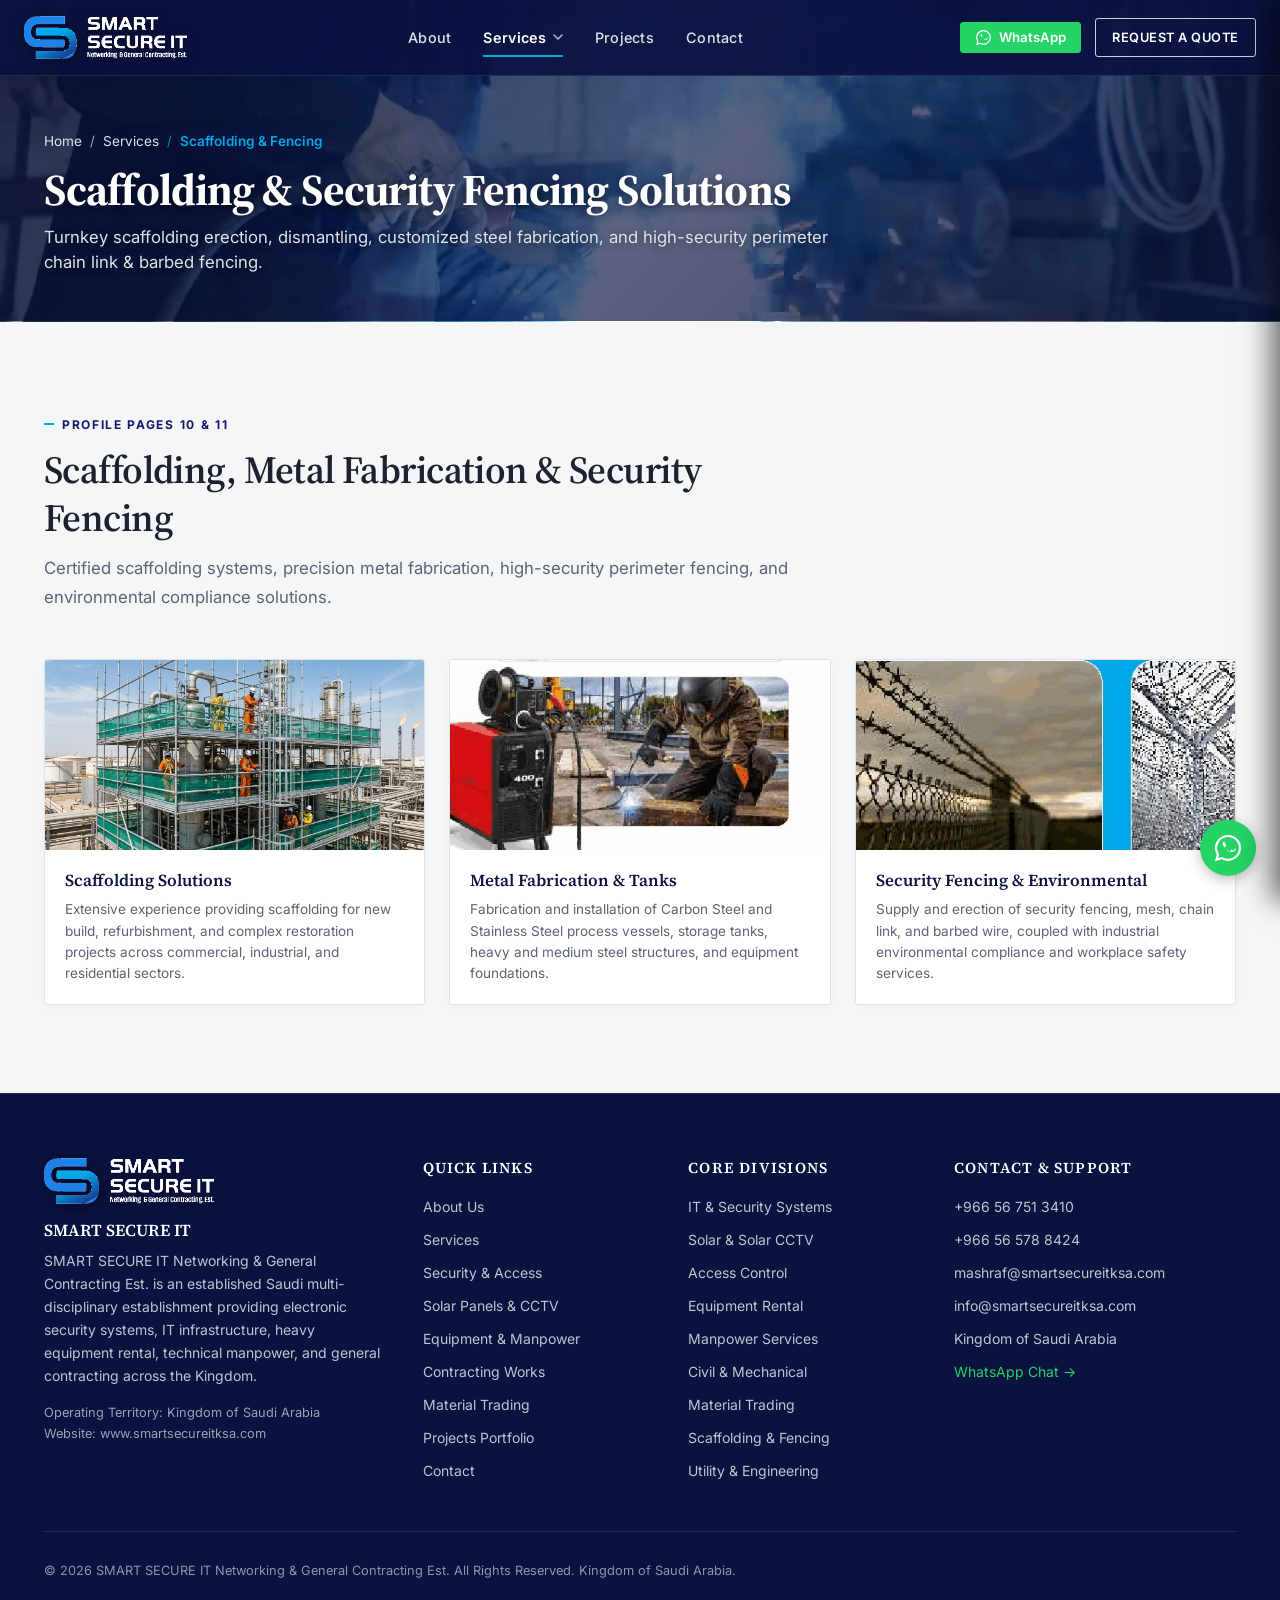
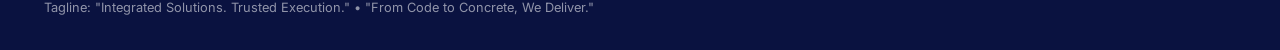
<file: services/contracting-works/index.html>
<!DOCTYPE html>
<html lang="en" dir="ltr">
<head>
    <meta charset="UTF-8">
    <meta name="viewport" content="width=device-width, initial-scale=1.0">
    <title>Scaffolding & Perimeter Fencing Works | SMART SECURE IT</title>
    <meta name="description" content="Certified scaffolding erection and high-security anti-climb fencing solutions for industrial, civil, and commercial projects across KSA.">
    <link rel="canonical" href="https://www.smartsecureitksa.com/services/contracting-works/">

    <!-- Open Graph / Social Tags -->
    <meta property="og:type" content="website">
    <meta property="og:url" content="https://www.smartsecureitksa.com/services/contracting-works/">
    <meta property="og:title" content="Scaffolding & Perimeter Fencing Works | SMART SECURE IT">
    <meta property="og:description" content="Certified scaffolding erection and high-security anti-climb fencing solutions for industrial, civil, and commercial projects across KSA.">
    <meta property="og:image" content="https://www.smartsecureitksa.com/assets/logo.png">

    <!-- Twitter Card -->
    <meta name="twitter:card" content="summary_large_image">
    <meta name="twitter:title" content="Scaffolding & Perimeter Fencing Works | SMART SECURE IT">
    <meta name="twitter:description" content="Certified scaffolding erection and high-security anti-climb fencing solutions for industrial, civil, and commercial projects across KSA.">
    <meta name="twitter:image" content="https://www.smartsecureitksa.com/assets/logo.png">

    <!-- Browser Favicons -->
    <link rel="icon" type="image/x-icon" href="/favicon.ico">
    <link rel="icon" type="image/png" sizes="32x32" href="/favicon.png">

    <!-- Performance Optimizations -->
    <link rel="preconnect" href="https://fonts.googleapis.com">
    <link rel="preconnect" href="https://fonts.gstatic.com" crossorigin>
    <link href="https://fonts.googleapis.com/css2?family=Inter:wght@400;500;600;700&family=Source+Serif+4:ital,opsz,wght@0,8..60,600;0,8..60,700;1,8..60,600&display=swap" rel="stylesheet">

    <!-- Stylesheet -->
    <link rel="stylesheet" href="/css/styles.css?v=2.8">
</head>
<body id="top">
    <!-- Accessibility Skip Link -->
    <a href="#main-content" class="skip-link">Skip to main content</a>

    <!-- ================= 1. HEADER ================= -->
    <header class="site-header" id="top">
        <div class="container header-inner">
            <a href="/" class="brand-link" aria-label="SMART SECURE IT Home">
                <img src="/assets/logo.png" alt="SMART SECURE IT" class="brand-logo" onerror="this.style.display='none'">
                <span class="brand-fallback">SMART SECURE IT</span>
            </a>

            <!-- Desktop Navigation -->
            <nav class="nav-desktop" aria-label="Primary Navigation">
                <a href="/about/" class="nav-link ">About</a>
                <div class="nav-item-dropdown" id="navServicesDropdown">
                    <a href="/services/" class="nav-link nav-dropdown-trigger active" id="servicesMenuBtn" aria-haspopup="true" aria-expanded="false">
                        <span>Services</span>
                        <svg class="dropdown-chevron" viewBox="0 0 10 6" width="10" height="6" aria-hidden="true">
                            <path d="M1 1L5 5L9 1" stroke="currentColor" stroke-width="1.6" stroke-linecap="round" stroke-linejoin="round" fill="none"/>
                        </svg>
                    </a>
                    <div class="nav-dropdown-menu" role="menu" aria-labelledby="servicesMenuBtn">
                        <div class="dropdown-menu-inner">
                            <a href="/services/" class="dropdown-banner-card" role="menuitem">
                                <div class="banner-card-content">
                                    <span class="banner-badge">Turnkey Capabilities</span>
                                    <span class="banner-title">All Services Overview</span>
                                    <span class="banner-desc">Comprehensive engineering, equipment &amp; contracting solutions across KSA</span>
                                </div>
                                <span class="banner-arrow" aria-hidden="true">
                                    <svg viewBox="0 0 16 16" width="16" height="16" fill="currentColor"><path d="M8.22 2.97a.75.75 0 0 1 1.06 0l4.25 4.25a.75.75 0 0 1 0 1.06l-4.25 4.25a.75.75 0 0 1-1.06-1.06l2.97-2.97H2.75a.75.75 0 0 1 0-1.5h8.44L8.22 4.03a.75.75 0 0 1 0-1.06z"/></svg>
                                </span>
                            </a>
                            <div class="dropdown-grid">
                                <a href="/services/security-systems/" class="dropdown-grid-item" role="menuitem">
                                    <div class="item-icon-wrap">
                                        <svg viewBox="0 0 24 24" class="item-svg" fill="none" stroke="currentColor" stroke-width="2"><path d="M12 22s8-4 8-10V5l-8-3-8 3v7c0 6 8 10 8 10z"/></svg>
                                    </div>
                                    <div class="item-text">
                                        <div class="item-title">Security &amp; Access</div>
                                        <div class="item-sub">CCTV, biometrics &amp; barrier systems</div>
                                    </div>
                                </a>
                                <a href="/services/solar-systems/" class="dropdown-grid-item" role="menuitem">
                                    <div class="item-icon-wrap">
                                        <svg viewBox="0 0 24 24" class="item-svg" fill="none" stroke="currentColor" stroke-width="2"><circle cx="12" cy="12" r="5"/><line x1="12" y1="1" x2="12" y2="3"/><line x1="12" y1="21" x2="12" y2="23"/><line x1="4.22" y1="4.22" x2="5.64" y2="5.64"/><line x1="18.36" y1="18.36" x2="19.78" y2="19.78"/><line x1="1" y1="12" x2="3" y2="12"/><line x1="21" y1="12" x2="23" y2="12"/><line x1="4.22" y1="19.78" x2="5.64" y2="18.36"/><line x1="18.36" y1="5.64" x2="19.78" y2="4.22"/></svg>
                                    </div>
                                    <div class="item-text">
                                        <div class="item-title">Solar &amp; Solar CCTV</div>
                                        <div class="item-sub">PV panels &amp; off-grid surveillance</div>
                                    </div>
                                </a>
                                <a href="/services/equipment-manpower/" class="dropdown-grid-item" role="menuitem">
                                    <div class="item-icon-wrap">
                                        <svg viewBox="0 0 24 24" class="item-svg" fill="none" stroke="currentColor" stroke-width="2"><rect x="1" y="3" width="15" height="13"/><polygon points="16 8 20 8 23 11 23 16 16 16 16 8"/><circle cx="5.5" cy="18.5" r="2.5"/><circle cx="18.5" cy="18.5" r="2.5"/></svg>
                                    </div>
                                    <div class="item-text">
                                        <div class="item-title">Equipment &amp; Manpower</div>
                                        <div class="item-sub">Heavy fleet rental &amp; certified crew</div>
                                    </div>
                                </a>
                                <a href="/services/mechanical-civil/" class="dropdown-grid-item" role="menuitem">
                                    <div class="item-icon-wrap">
                                        <svg viewBox="0 0 24 24" class="item-svg" fill="none" stroke="currentColor" stroke-width="2"><path d="M3 21h18M5 21V7l8-4v18M13 11l6 3v7"/></svg>
                                    </div>
                                    <div class="item-text">
                                        <div class="item-title">General Contracting</div>
                                        <div class="item-sub">Civil, structural, piping &amp; MEP</div>
                                    </div>
                                </a>
                                <a href="/services/contracting-works/" class="dropdown-grid-item" role="menuitem">
                                    <div class="item-icon-wrap">
                                        <svg viewBox="0 0 24 24" class="item-svg" fill="none" stroke="currentColor" stroke-width="2"><rect x="3" y="3" width="18" height="18" rx="2"/><path d="M3 9h18M3 15h18M9 3v18M15 3v18"/></svg>
                                    </div>
                                    <div class="item-text">
                                        <div class="item-title">Scaffolding &amp; Fencing</div>
                                        <div class="item-sub">Aramco staging &amp; perimeter security</div>
                                    </div>
                                </a>
                                <a href="/services/materials/" class="dropdown-grid-item" role="menuitem">
                                    <div class="item-icon-wrap">
                                        <svg viewBox="0 0 24 24" class="item-svg" fill="none" stroke="currentColor" stroke-width="2"><path d="M21 16V8a2 2 0 0 0-1-1.73l-7-4a2 2 0 0 0-2 0l-7 4A2 2 0 0 0 3 8v8a2 2 0 0 0 1 1.73l7 4a2 2 0 0 0 2 0l7-4A2 2 0 0 0 21 16z"/><polyline points="3.27 6.96 12 12.01 20.73 6.96"/><line x1="12" y1="22.08" x2="12" y2="12"/></svg>
                                    </div>
                                    <div class="item-text">
                                        <div class="item-title">Material Trading</div>
                                        <div class="item-sub">Industrial supplies &amp; hardware</div>
                                    </div>
                                </a>
                                <a href="/services/utility-engineering/" class="dropdown-grid-item" role="menuitem">
                                    <div class="item-icon-wrap">
                                        <svg viewBox="0 0 24 24" class="item-svg" fill="none" stroke="currentColor" stroke-width="2"><circle cx="12" cy="12" r="3"/><path d="M19.4 15a1.65 1.65 0 0 0 .33 1.82l.06.06a2 2 0 0 1 0 2.83 2 2 0 0 1-2.83 0l-.06-.06a1.65 1.65 0 0 0-1.82-.33 1.65 1.65 0 0 0-1 1.51V21a2 2 0 0 1-2 2 2 2 0 0 1-2-2v-.09A1.65 1.65 0 0 0 9 19.4a1.65 1.65 0 0 0-1.82.33l-.06.06a2 2 0 0 1-2.83 0 2 2 0 0 1 0-2.83l.06-.06a1.65 1.65 0 0 0 .33-1.82 1.65 1.65 0 0 0-1.51-1H3a2 2 0 0 1-2-2 2 2 0 0 1 2-2h.09A1.65 1.65 0 0 0 4.6 9a1.65 1.65 0 0 0-.33-1.82l-.06-.06a2 2 0 0 1 0-2.83 2 2 0 0 1 2.83 0l.06.06a1.65 1.65 0 0 0 1.82.33H9a1.65 1.65 0 0 0 1-1.51V3a2 2 0 0 1 2-2 2 2 0 0 1 2 2v.09a1.65 1.65 0 0 0 1 1.51 1.65 1.65 0 0 0 1.82-.33l.06-.06a2 2 0 0 1 2.83 0 2 2 0 0 1 0 2.83l-.06.06a1.65 1.65 0 0 0-.33 1.82V9a1.65 1.65 0 0 0 1.51 1H21a2 2 0 0 1 2 2 2 2 0 0 1-2 2h-.09a1.65 1.65 0 0 0-1.51 1z"/></svg>
                                    </div>
                                    <div class="item-text">
                                        <div class="item-title">Utility &amp; Engineering</div>
                                        <div class="item-sub">Infrastructure &amp; technical support</div>
                                    </div>
                                </a>
                            </div>
                        </div>
                    </div>
                </div>
                <a href="/projects/" class="nav-link ">Projects</a>
                <a href="/contact/" class="nav-link ">Contact</a>
            </nav>

            <!-- Actions: WhatsApp & Quote Button -->
            <div class="header-actions">
                <a href="https://wa.me/966567513410?text=Hello%20Smart%20Secure%20IT%2C%20I%20would%20like%20to%20enquire%20about%20your%20services" 
                   target="_blank" 
                   rel="noopener" 
                   class="header-wa-btn" 
                   aria-label="Chat on WhatsApp" 
                   title="Chat on WhatsApp">
                    <svg viewBox="0 0 32 32" class="header-wa-icon" aria-hidden="true">
                        <path d="M16 2a13.9 13.9 0 00-12 20.9L2 30l7.3-1.9A13.9 13.9 0 1016 2zm0 25.5a11.6 11.6 0 01-5.9-1.6l-.4-.3-4.4 1.1 1.2-4.2-.3-.4a11.6 11.6 0 119.8 5.4zm6.4-8.6c-.3-.2-2.1-1-2.4-1.1-.3-.2-.6-.2-.8.2s-1 1.1-1.2 1.4-.4.3-.7.2a9.2 9.2 0 01-2.7-1.7 10.1 10.1 0 01-1.9-2.3c-.2-.4 0-.5.2-.7s.4-.4.6-.7.2-.4.3-.6 0-.4 0-.6-.8-2-1.1-2.7c-.3-.7-.6-.6-.8-.6h-.7a1.4 1.4 0 00-1 1 5.3 5.3 0 001.6 3.9 12.3 12.3 0 005.3 4.7c.8.3 1.5.5 2 .7a4.9 4.9 0 002.3.1 3.7 3.7 0 002.5-1.7 3 3 0 00.2-1.7c-.2-.2-.5-.3-.9-.5z"/>
                    </svg>
                    <span class="header-wa-text">WhatsApp</span>
                </a>
                <a href="/contact/" class="btn btn-outline-white btn-sm">Request a Quote</a>
                
                <!-- Mobile Hamburger Toggle -->
                <button type="button" class="hamburger-btn" id="hamburger-btn" aria-label="Toggle Navigation Menu" aria-expanded="false" aria-controls="mobile-drawer">
                    <span></span>
                    <span></span>
                    <span></span>
                </button>
            </div>
        </div>
    </header>

    <!-- Mobile Navigation Drawer -->
    <div class="drawer-backdrop" id="drawer-backdrop"></div>
    <div class="mobile-drawer" id="mobile-drawer" role="dialog" aria-modal="true" aria-label="Mobile Navigation Menu">
        <div class="mobile-drawer-header">
            <span class="brand-fallback" style="display:block;">SMART SECURE IT</span>
            <button type="button" class="btn-sm" id="drawer-close-btn" aria-label="Close Menu" style="color:var(--white); font-size:1.5rem; line-height:1;">&times;</button>
        </div>
        <a href="https://wa.me/966567513410?text=Hello%20Smart%20Secure%20IT%2C%20I%20would%20like%20to%20enquire%20about%20your%20services" 
           target="_blank" 
           rel="noopener" 
           class="btn btn-whatsapp" 
           style="width:100%; text-align:center; justify-content:center; gap:8px;"
           title="Chat on WhatsApp"
           aria-label="Chat on WhatsApp">
            Chat on WhatsApp
        </a>
        <div class="mobile-nav-links">
            <a href="/about/" class="nav-link ">About Us</a>
            <a href="/services/" class="nav-link active">Our Services</a>
            <a href="/services/security-systems/" class="nav-link">&bull; Security &amp; Access</a>
            <a href="/services/solar-systems/" class="nav-link">&bull; Solar Panels &amp; CCTV</a>
            <a href="/services/equipment-manpower/" class="nav-link">&bull; Equipment &amp; Manpower</a>
            <a href="/services/mechanical-civil/" class="nav-link">&bull; Mechanical &amp; Civil</a>
            <a href="/services/contracting-works/" class="nav-link active" style="color:var(--blue-500); font-weight:600;">&bull; Scaffolding &amp; Fencing</a>
            <a href="/services/materials/" class="nav-link">&bull; Material Trading</a>
            <a href="/services/utility-engineering/" class="nav-link">&bull; Utility &amp; Engineering</a>
            <a href="/projects/" class="nav-link ">Projects Portfolio</a>
            <a href="/contact/" class="nav-link ">Contact</a>
        </div>
        <a href="/contact/" class="btn btn-primary" style="width:100%; text-align:center;">Request a Quote</a>
    </div>

    <!-- Title Banner -->
    <section class="page-title-banner contracting-banner-bg" style="background-image: url('/assets/img/contracting-banner-poster.jpg?v=3'); background-size: cover; background-position: center;">
        <video class="page-banner-video" autoplay muted loop playsinline preload="auto" aria-hidden="true" tabindex="-1" poster="/assets/img/contracting-banner-poster.jpg?v=3">
            <source src="/assets/video/contracting-banner-mobile.mp4?v=3" type="video/mp4" media="(max-width: 640px)">
            <source src="/assets/video/contracting-banner-mobile.webm?v=3" type="video/webm" media="(max-width: 640px)">
            <source src="/assets/video/contracting-banner.mp4?v=3" type="video/mp4">
            <source src="/assets/video/contracting-banner.webm?v=3" type="video/webm">
        </video>
        <div class="page-banner-overlay" aria-hidden="true"></div>
        <div class="container">
            <nav class="breadcrumb-nav" aria-label="Breadcrumb">
                <ol class="breadcrumb-list">
                    <li class="breadcrumb-item"><a href="/">Home</a></li><li class="breadcrumb-item"><a href="/services/">Services</a></li><li class="breadcrumb-item active" aria-current="page">Scaffolding & Fencing</li>
                </ol>
            </nav>
            <h1 class="page-banner-title">Scaffolding & Security Fencing Solutions</h1>
            <p class="page-banner-intro">Turnkey scaffolding erection, dismantling, customized steel fabrication, and high-security perimeter chain link & barbed fencing.</p>
        </div>
    </section>

    <!-- Main Content Container -->
    <main id="main-content">
<section class="section section-bg-grey" id="contracting-works">
            <div class="container">
                <div class="section-header reveal-on-scroll">
                    <span class="section-label">Profile Pages 10 &amp; 11</span>
                    <h2>Scaffolding, Metal Fabrication &amp; Security Fencing</h2>
                    <p class="section-subheading">Certified scaffolding systems, precision metal fabrication, high-security perimeter fencing, and environmental compliance solutions.</p>
                </div>

                <div class="scaff-cards-grid reveal-on-scroll">
                    <!-- Scaffolding Services (Page 10) -->
                    <div class="scaff-card">
                        <img src="/assets/img/profile/scaffolding_pipes_bundle.jpg" alt="Certified Industrial Scaffolding" loading="lazy">
                        <div class="scaff-card-content">
                            <h4 class="scaff-card-title">Scaffolding Solutions</h4>
                            <p class="scaff-card-desc">Extensive experience providing scaffolding for new build, refurbishment, and complex restoration projects across commercial, industrial, and residential sectors.</p>
                        </div>
                    </div>

                    <!-- Metal Fabrication (Page 10) -->
                    <div class="scaff-card">
                        <img src="/assets/img/profile/fabrication_welder.jpg" alt="Metal Fabrication and Storage Tanks" loading="lazy">
                        <div class="scaff-card-content">
                            <h4 class="scaff-card-title">Metal Fabrication &amp; Tanks</h4>
                            <p class="scaff-card-desc">Fabrication and installation of Carbon Steel and Stainless Steel process vessels, storage tanks, heavy and medium steel structures, and equipment foundations.</p>
                        </div>
                    </div>

                    <!-- Security Fencing & Environmental (Page 11) -->
                    <div class="scaff-card">
                        <img src="/assets/img/profile/fencing_solutions_grid.jpg" alt="High Security Perimeter Fencing" loading="lazy">
                        <div class="scaff-card-content">
                            <h4 class="scaff-card-title">Security Fencing &amp; Environmental</h4>
                            <p class="scaff-card-desc">Supply and erection of security fencing, mesh, chain link, and barbed wire, coupled with industrial environmental compliance and workplace safety services.</p>
                        </div>
                    </div>
                </div>
            </div>
        </section>
    </main>

    <!-- ================= 15. FOOTER ================= -->
    <footer class="site-footer">
        <div class="container">
            <div class="footer-top-grid">
                <!-- Col 1: Brand & Description -->
                <div>
                    <img src="/assets/logo.png" alt="SMART SECURE IT" class="footer-logo" onerror="this.style.display='none'">
                    <h4 style="color:var(--white); margin-bottom: 8px;">SMART SECURE IT</h4>
                    <p class="footer-desc">SMART SECURE IT Networking &amp; General Contracting Est. is an established Saudi multi-disciplinary establishment providing electronic security systems, IT infrastructure, heavy equipment rental, technical manpower, and general contracting across the Kingdom.</p>
                    <div class="footer-meta-legal">
                        <div>Operating Territory: Kingdom of Saudi Arabia</div>
                        <div>Website: www.smartsecureitksa.com</div>
                    </div>
                </div>

                <!-- Col 2: Navigation Links -->
                <div>
                    <h5 class="footer-col-title">Quick Links</h5>
                    <div class="footer-nav-list">
                        <a href="/about/" class="footer-nav-link">About Us</a>
                        <a href="/services/" class="footer-nav-link">Services</a>
                        <a href="/services/security-systems/" class="footer-nav-link">Security &amp; Access</a>
                        <a href="/services/solar-systems/" class="footer-nav-link">Solar Panels &amp; CCTV</a>
                        <a href="/services/equipment-manpower/" class="footer-nav-link">Equipment &amp; Manpower</a>
                        <a href="/services/mechanical-civil/" class="footer-nav-link">Contracting Works</a>
                        <a href="/services/materials/" class="footer-nav-link">Material Trading</a>
                        <a href="/projects/" class="footer-nav-link">Projects Portfolio</a>
                        <a href="/contact/" class="footer-nav-link">Contact</a>
                    </div>
                </div>

                <!-- Col 3: Service Divisions -->
                <div>
                    <h5 class="footer-col-title">Core Divisions</h5>
                    <div class="footer-nav-list">
                        <a href="/services/security-systems/" class="footer-nav-link">IT &amp; Security Systems</a>
                        <a href="/services/solar-systems/" class="footer-nav-link">Solar &amp; Solar CCTV</a>
                        <a href="/services/security-systems/" class="footer-nav-link">Access Control</a>
                        <a href="/services/equipment-manpower/" class="footer-nav-link">Equipment Rental</a>
                        <a href="/services/equipment-manpower/" class="footer-nav-link">Manpower Services</a>
                        <a href="/services/mechanical-civil/" class="footer-nav-link">Civil &amp; Mechanical</a>
                        <a href="/services/materials/" class="footer-nav-link">Material Trading</a>
                        <a href="/services/contracting-works/" class="footer-nav-link">Scaffolding &amp; Fencing</a>
                        <a href="/services/utility-engineering/" class="footer-nav-link">Utility &amp; Engineering</a>
                    </div>
                </div>

                <!-- Col 4: Contact Summary -->
                <div>
                    <h5 class="footer-col-title">Contact &amp; Support</h5>
                    <div class="footer-nav-list">
                        <a href="tel:+966567513410" class="footer-nav-link" style="direction: ltr; display: inline-block;">+966 56 751 3410</a>
                        <a href="tel:+966565788424" class="footer-nav-link" style="direction: ltr; display: inline-block;">+966 56 578 8424</a>
                        <a href="mailto:mashraf@smartsecureitksa.com" class="footer-nav-link">mashraf@smartsecureitksa.com</a>
                        <a href="mailto:info@smartsecureitksa.com" class="footer-nav-link">info@smartsecureitksa.com</a>
                        <span class="footer-nav-link">Kingdom of Saudi Arabia</span>
                        <a href="https://wa.me/966567513410?text=Hello%20Smart%20Secure%20IT%2C%20I%20would%20like%20to%20enquire%20about%20your%20services" target="_blank" rel="noopener" class="footer-nav-link" style="color:var(--wa-green);" title="Chat on WhatsApp">WhatsApp Chat &rarr;</a>
                    </div>
                </div>
            </div>

            <!-- Bottom Copyright Bar -->
            <div class="footer-bottom-bar">
                <span>&copy; 2026 SMART SECURE IT Networking &amp; General Contracting Est. All Rights Reserved. Kingdom of Saudi Arabia.</span>
                <span>Tagline: "Integrated Solutions. Trusted Execution." &bull; "From Code to Concrete, We Deliver."</span>
            </div>
        </div>
    </footer>

    <!-- ================= SERVICE DETAILS MODAL (ACCESSIBLE DIALOG) ================= -->
    <div class="modal-overlay" id="service-modal" role="dialog" aria-modal="true" aria-labelledby="modal-service-title" aria-hidden="true" style="display: none;">
        <div class="modal-box">
            <button type="button" class="modal-close-icon" id="modal-close-icon" aria-label="Close details dialog">&times;</button>
            <h3 class="modal-title" id="modal-service-title">Service Details</h3>
            <p class="modal-body" id="modal-service-body"></p>
            <button type="button" class="btn btn-outline-navy btn-sm" id="modal-close-btn">Close</button>
        </div>
    </div>

    <!-- ================= WHATSAPP FIXED BUTTON (STRICT COMPLIANCE) ================= -->
    <a href="https://wa.me/966567513410?text=Hello%20Smart%20Secure%20IT%2C%20I%20would%20like%20to%20enquire%20about%20your%20services" 
       class="whatsapp-fixed-btn" 
       target="_blank" 
       rel="noopener" 
       aria-label="Chat on WhatsApp"
       title="Chat on WhatsApp">
        <svg viewBox="0 0 32 32" aria-hidden="true">
            <path d="M16 2a13.9 13.9 0 00-12 20.9L2 30l7.3-1.9A13.9 13.9 0 1016 2zm0 25.5a11.6 11.6 0 01-5.9-1.6l-.4-.3-4.4 1.1 1.2-4.2-.3-.4a11.6 11.6 0 119.8 5.4zm6.4-8.6c-.3-.2-2.1-1-2.4-1.1-.3-.2-.6-.2-.8.2s-1 1.1-1.2 1.4-.4.3-.7.2a9.2 9.2 0 01-2.7-1.7 10.1 10.1 0 01-1.9-2.3c-.2-.4 0-.5.2-.7s.4-.4.6-.7.2-.4.3-.6 0-.4 0-.6-.8-2-1.1-2.7c-.3-.7-.6-.6-.8-.6h-.7a1.4 1.4 0 00-1 1 5.3 5.3 0 001.6 3.9 12.3 12.3 0 005.3 4.7c.8.3 1.5.5 2 .7a4.9 4.9 0 002.3.1 3.7 3.7 0 002.5-1.7 3 3 0 00.2-1.7c-.2-.2-.5-.3-.9-.5z"/>
        </svg>
    </a>

    <!-- ================= WHATSAPP NUMBER PICKER MODAL ================= -->
    <div class="wa-picker-overlay" id="wa-picker-modal" role="dialog" aria-modal="true" aria-labelledby="wa-picker-title" style="display: none;">
        <div class="wa-picker-box">
            <button type="button" class="wa-picker-close" id="wa-picker-close-btn" aria-label="Close WhatsApp number selection">&times;</button>
            <div class="wa-picker-header">
                <div class="wa-picker-icon">
                    <svg viewBox="0 0 24 24" width="28" height="28" fill="currentColor">
                        <path d="M12.04 2C6.58 2 2.13 6.45 2.13 11.91C2.13 13.66 2.59 15.36 3.45 16.86L2.05 22L7.3 20.62C8.75 21.41 10.38 21.83 12.04 21.83C17.5 21.83 21.95 17.38 21.95 11.92C21.95 9.27 20.92 6.78 19.05 4.91C17.18 3.03 14.69 2 12.04 2M12.05 3.67C14.25 3.67 16.31 4.53 17.87 6.09C19.42 7.65 20.28 9.72 20.28 11.92C20.28 16.46 16.58 20.15 12.04 20.15C10.56 20.15 9.11 19.76 7.85 19L7.55 18.83L4.43 19.65L5.26 16.61L5.06 16.29C4.24 15 3.8 13.47 3.8 11.91C3.81 7.37 7.5 3.67 12.05 3.67M8.53 7.33C8.37 7.33 8.1 7.39 7.87 7.64C7.65 7.89 7.02 8.48 7.02 9.68C7.02 10.88 7.89 12.04 8.01 12.2C8.13 12.37 9.71 14.81 12.13 15.86C14.15 16.73 14.56 16.55 15.01 16.51C15.46 16.47 16.46 15.92 16.66 15.34C16.87 14.77 16.87 14.28 16.81 14.17C16.75 14.07 16.58 14.01 16.33 13.89C16.08 13.76 14.86 13.16 14.63 13.08C14.41 13 14.24 12.96 14.08 13.21C13.91 13.46 13.44 14.01 13.3 14.17C13.15 14.34 13.01 14.36 12.76 14.24C12.51 14.11 11.71 13.85 10.76 13C10.02 12.34 9.52 11.53 9.38 11.28C9.23 11.03 9.36 10.9 9.49 10.77C9.6 10.66 9.74 10.48 9.87 10.33C9.99 10.19 10.03 10.08 10.11 9.92C10.19 9.75 10.15 9.61 10.09 9.49C10.03 9.36 9.56 8.21 9.36 7.73C9.17 7.26 8.97 7.32 8.82 7.31C8.68 7.31 8.53 7.33 8.53 7.33Z"/>
                    </svg>
                </div>
                <div>
                    <h3 class="wa-picker-title" id="wa-picker-title">Connect on WhatsApp</h3>
                    <p class="wa-picker-subtitle">Select a number to start your chat:</p>
                </div>
            </div>
            <div class="wa-picker-options">
                <button type="button" class="wa-picker-option" data-number="966567513410" id="wa-opt-1">
                    <div class="wa-opt-avatar">1</div>
                    <div class="wa-opt-info">
                        <span class="wa-opt-phone" dir="ltr">+966 56 751 3410</span>
                    </div>
                    <svg class="wa-opt-arrow" viewBox="0 0 24 24" width="20" height="20" fill="none" stroke="currentColor" stroke-width="2">
                        <path d="M5 12h14M12 5l7 7-7 7"/>
                    </svg>
                </button>
                <button type="button" class="wa-picker-option" data-number="966565788424" id="wa-opt-2">
                    <div class="wa-opt-avatar">2</div>
                    <div class="wa-opt-info">
                        <span class="wa-opt-phone" dir="ltr">+966 56 578 8424</span>
                    </div>
                    <svg class="wa-opt-arrow" viewBox="0 0 24 24" width="20" height="20" fill="none" stroke="currentColor" stroke-width="2">
                        <path d="M5 12h14M12 5l7 7-7 7"/>
                    </svg>
                </button>
            </div>
            <div class="wa-picker-footer">
                <span>Official Verified Business Channels &bull; SMART SECURE IT KSA</span>
            </div>
        </div>
    </div>

    <!-- Scripts (Deferred Execution) -->
    <script src="/js/main.js?v=2.7" defer></script>
</body>
</html>
</file>
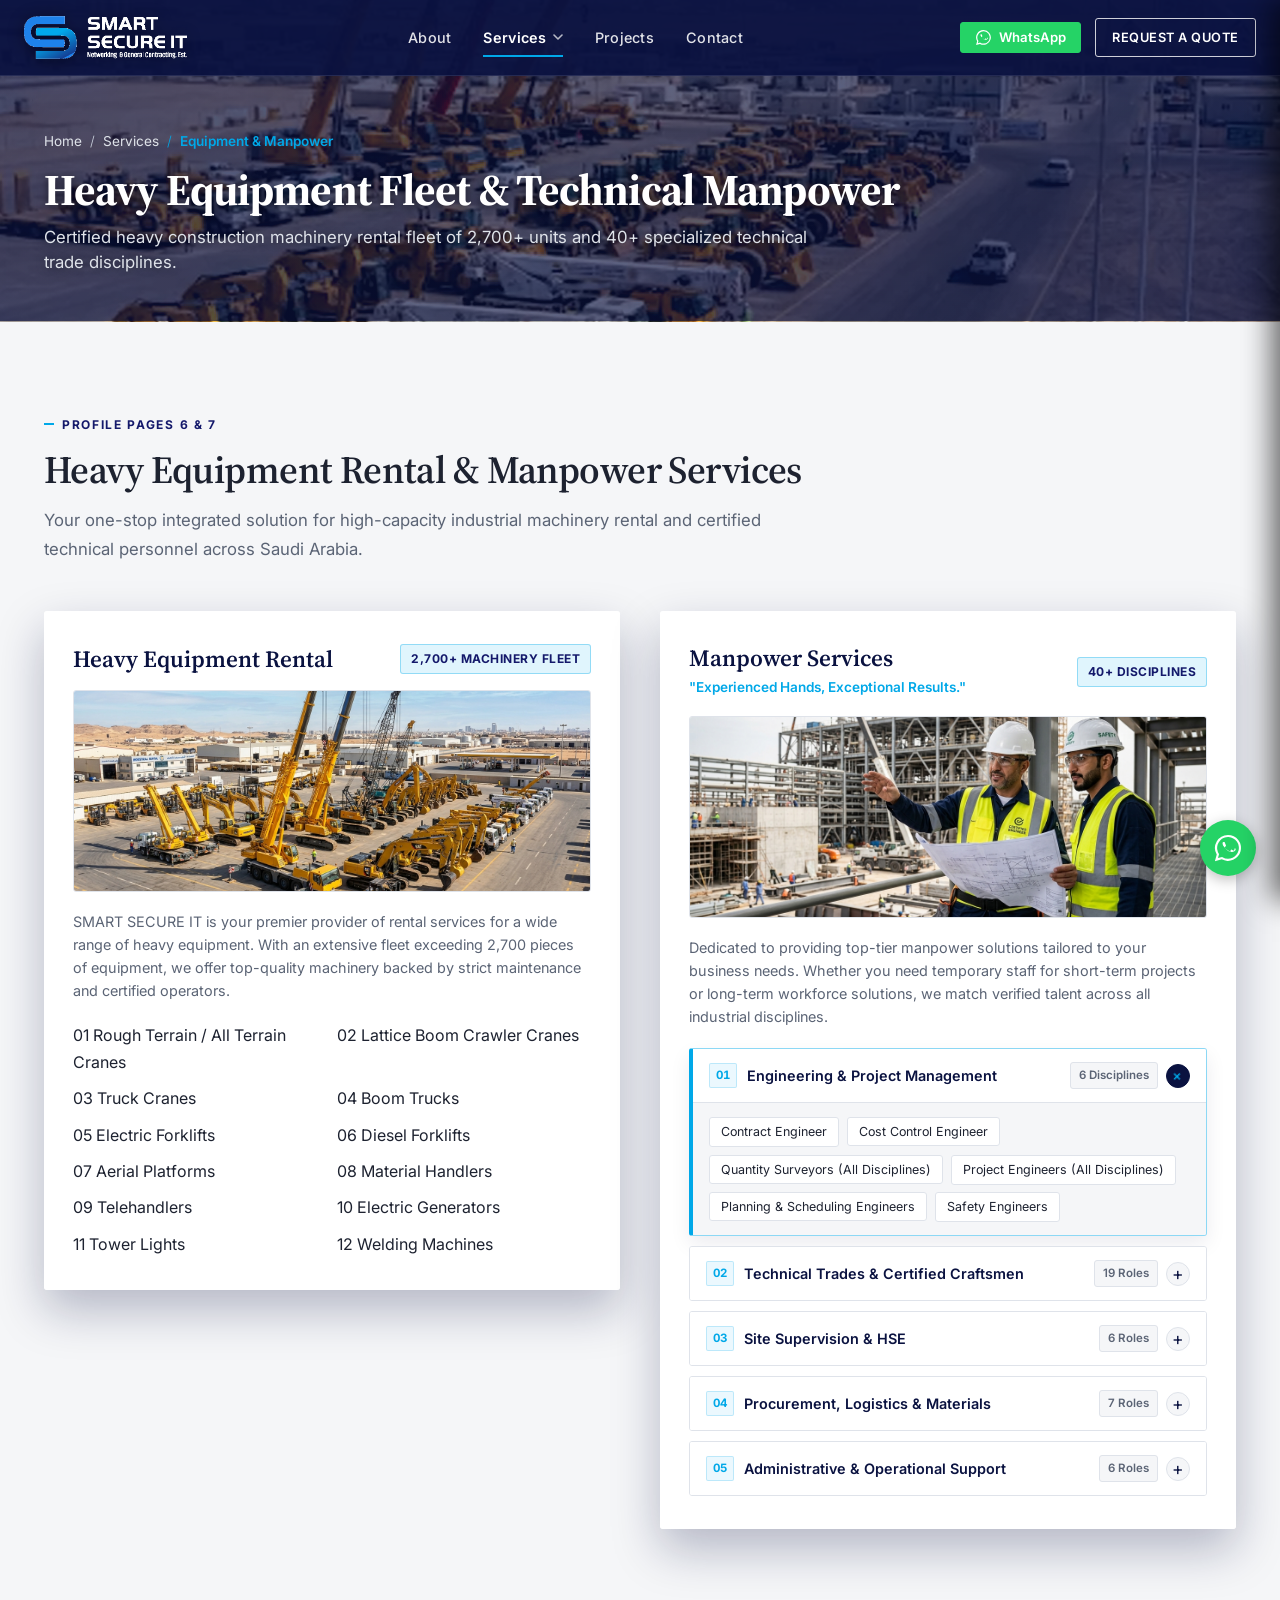
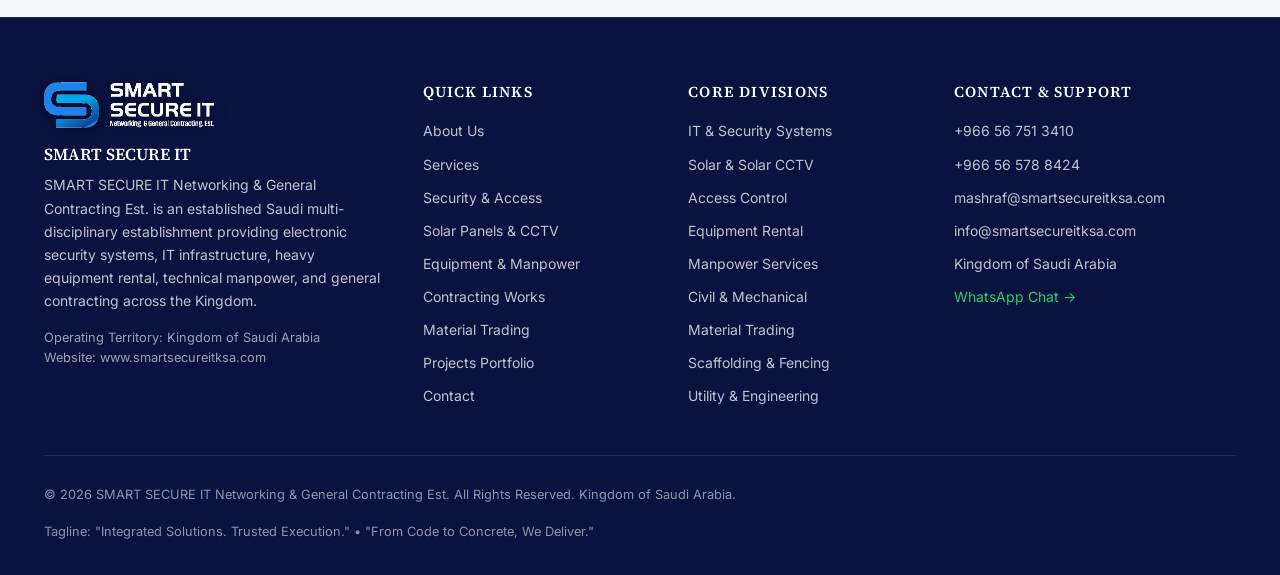
<file: services/equipment-manpower/index.html>
<!DOCTYPE html>
<html lang="en" dir="ltr">
<head>
    <meta charset="UTF-8">
    <meta name="viewport" content="width=device-width, initial-scale=1.0">
    <title>Heavy Equipment Rental & Technical Manpower | SMART SECURE IT</title>
    <meta name="description" content="Rental fleet of 2,700+ heavy industrial machines and 40+ certified technical manpower disciplines across the Kingdom of Saudi Arabia.">
    <link rel="canonical" href="https://www.smartsecureitksa.com/services/equipment-manpower/">

    <!-- Open Graph / Social Tags -->
    <meta property="og:type" content="website">
    <meta property="og:url" content="https://www.smartsecureitksa.com/services/equipment-manpower/">
    <meta property="og:title" content="Heavy Equipment Rental & Technical Manpower | SMART SECURE IT">
    <meta property="og:description" content="Rental fleet of 2,700+ heavy industrial machines and 40+ certified technical manpower disciplines across the Kingdom of Saudi Arabia.">
    <meta property="og:image" content="https://www.smartsecureitksa.com/assets/logo.png">

    <!-- Twitter Card -->
    <meta name="twitter:card" content="summary_large_image">
    <meta name="twitter:title" content="Heavy Equipment Rental & Technical Manpower | SMART SECURE IT">
    <meta name="twitter:description" content="Rental fleet of 2,700+ heavy industrial machines and 40+ certified technical manpower disciplines across the Kingdom of Saudi Arabia.">
    <meta name="twitter:image" content="https://www.smartsecureitksa.com/assets/logo.png">

    <!-- Browser Favicons -->
    <link rel="icon" type="image/x-icon" href="/favicon.ico">
    <link rel="icon" type="image/png" sizes="32x32" href="/favicon.png">

    <!-- Performance Optimizations -->
    <link rel="preconnect" href="https://fonts.googleapis.com">
    <link rel="preconnect" href="https://fonts.gstatic.com" crossorigin>
    <link href="https://fonts.googleapis.com/css2?family=Inter:wght@400;500;600;700&family=Source+Serif+4:ital,opsz,wght@0,8..60,600;0,8..60,700;1,8..60,600&display=swap" rel="stylesheet">

    <!-- Stylesheet -->
    <link rel="stylesheet" href="/css/styles.css?v=2.8">
</head>
<body id="top">
    <!-- Accessibility Skip Link -->
    <a href="#main-content" class="skip-link">Skip to main content</a>

    <!-- ================= 1. HEADER ================= -->
    <header class="site-header" id="top">
        <div class="container header-inner">
            <a href="/" class="brand-link" aria-label="SMART SECURE IT Home">
                <img src="/assets/logo.png" alt="SMART SECURE IT" class="brand-logo" onerror="this.style.display='none'">
                <span class="brand-fallback">SMART SECURE IT</span>
            </a>

            <!-- Desktop Navigation -->
            <nav class="nav-desktop" aria-label="Primary Navigation">
                <a href="/about/" class="nav-link ">About</a>
                <div class="nav-item-dropdown" id="navServicesDropdown">
                    <a href="/services/" class="nav-link nav-dropdown-trigger active" id="servicesMenuBtn" aria-haspopup="true" aria-expanded="false">
                        <span>Services</span>
                        <svg class="dropdown-chevron" viewBox="0 0 10 6" width="10" height="6" aria-hidden="true">
                            <path d="M1 1L5 5L9 1" stroke="currentColor" stroke-width="1.6" stroke-linecap="round" stroke-linejoin="round" fill="none"/>
                        </svg>
                    </a>
                    <div class="nav-dropdown-menu" role="menu" aria-labelledby="servicesMenuBtn">
                        <div class="dropdown-menu-inner">
                            <a href="/services/" class="dropdown-banner-card" role="menuitem">
                                <div class="banner-card-content">
                                    <span class="banner-badge">Turnkey Capabilities</span>
                                    <span class="banner-title">All Services Overview</span>
                                    <span class="banner-desc">Comprehensive engineering, equipment &amp; contracting solutions across KSA</span>
                                </div>
                                <span class="banner-arrow" aria-hidden="true">
                                    <svg viewBox="0 0 16 16" width="16" height="16" fill="currentColor"><path d="M8.22 2.97a.75.75 0 0 1 1.06 0l4.25 4.25a.75.75 0 0 1 0 1.06l-4.25 4.25a.75.75 0 0 1-1.06-1.06l2.97-2.97H2.75a.75.75 0 0 1 0-1.5h8.44L8.22 4.03a.75.75 0 0 1 0-1.06z"/></svg>
                                </span>
                            </a>
                            <div class="dropdown-grid">
                                <a href="/services/security-systems/" class="dropdown-grid-item" role="menuitem">
                                    <div class="item-icon-wrap">
                                        <svg viewBox="0 0 24 24" class="item-svg" fill="none" stroke="currentColor" stroke-width="2"><path d="M12 22s8-4 8-10V5l-8-3-8 3v7c0 6 8 10 8 10z"/></svg>
                                    </div>
                                    <div class="item-text">
                                        <div class="item-title">Security &amp; Access</div>
                                        <div class="item-sub">CCTV, biometrics &amp; barrier systems</div>
                                    </div>
                                </a>
                                <a href="/services/solar-systems/" class="dropdown-grid-item" role="menuitem">
                                    <div class="item-icon-wrap">
                                        <svg viewBox="0 0 24 24" class="item-svg" fill="none" stroke="currentColor" stroke-width="2"><circle cx="12" cy="12" r="5"/><line x1="12" y1="1" x2="12" y2="3"/><line x1="12" y1="21" x2="12" y2="23"/><line x1="4.22" y1="4.22" x2="5.64" y2="5.64"/><line x1="18.36" y1="18.36" x2="19.78" y2="19.78"/><line x1="1" y1="12" x2="3" y2="12"/><line x1="21" y1="12" x2="23" y2="12"/><line x1="4.22" y1="19.78" x2="5.64" y2="18.36"/><line x1="18.36" y1="5.64" x2="19.78" y2="4.22"/></svg>
                                    </div>
                                    <div class="item-text">
                                        <div class="item-title">Solar &amp; Solar CCTV</div>
                                        <div class="item-sub">PV panels &amp; off-grid surveillance</div>
                                    </div>
                                </a>
                                <a href="/services/equipment-manpower/" class="dropdown-grid-item" role="menuitem">
                                    <div class="item-icon-wrap">
                                        <svg viewBox="0 0 24 24" class="item-svg" fill="none" stroke="currentColor" stroke-width="2"><rect x="1" y="3" width="15" height="13"/><polygon points="16 8 20 8 23 11 23 16 16 16 16 8"/><circle cx="5.5" cy="18.5" r="2.5"/><circle cx="18.5" cy="18.5" r="2.5"/></svg>
                                    </div>
                                    <div class="item-text">
                                        <div class="item-title">Equipment &amp; Manpower</div>
                                        <div class="item-sub">Heavy fleet rental &amp; certified crew</div>
                                    </div>
                                </a>
                                <a href="/services/mechanical-civil/" class="dropdown-grid-item" role="menuitem">
                                    <div class="item-icon-wrap">
                                        <svg viewBox="0 0 24 24" class="item-svg" fill="none" stroke="currentColor" stroke-width="2"><path d="M3 21h18M5 21V7l8-4v18M13 11l6 3v7"/></svg>
                                    </div>
                                    <div class="item-text">
                                        <div class="item-title">General Contracting</div>
                                        <div class="item-sub">Civil, structural, piping &amp; MEP</div>
                                    </div>
                                </a>
                                <a href="/services/contracting-works/" class="dropdown-grid-item" role="menuitem">
                                    <div class="item-icon-wrap">
                                        <svg viewBox="0 0 24 24" class="item-svg" fill="none" stroke="currentColor" stroke-width="2"><rect x="3" y="3" width="18" height="18" rx="2"/><path d="M3 9h18M3 15h18M9 3v18M15 3v18"/></svg>
                                    </div>
                                    <div class="item-text">
                                        <div class="item-title">Scaffolding &amp; Fencing</div>
                                        <div class="item-sub">Aramco staging &amp; perimeter security</div>
                                    </div>
                                </a>
                                <a href="/services/materials/" class="dropdown-grid-item" role="menuitem">
                                    <div class="item-icon-wrap">
                                        <svg viewBox="0 0 24 24" class="item-svg" fill="none" stroke="currentColor" stroke-width="2"><path d="M21 16V8a2 2 0 0 0-1-1.73l-7-4a2 2 0 0 0-2 0l-7 4A2 2 0 0 0 3 8v8a2 2 0 0 0 1 1.73l7 4a2 2 0 0 0 2 0l7-4A2 2 0 0 0 21 16z"/><polyline points="3.27 6.96 12 12.01 20.73 6.96"/><line x1="12" y1="22.08" x2="12" y2="12"/></svg>
                                    </div>
                                    <div class="item-text">
                                        <div class="item-title">Material Trading</div>
                                        <div class="item-sub">Industrial supplies &amp; hardware</div>
                                    </div>
                                </a>
                                <a href="/services/utility-engineering/" class="dropdown-grid-item" role="menuitem">
                                    <div class="item-icon-wrap">
                                        <svg viewBox="0 0 24 24" class="item-svg" fill="none" stroke="currentColor" stroke-width="2"><circle cx="12" cy="12" r="3"/><path d="M19.4 15a1.65 1.65 0 0 0 .33 1.82l.06.06a2 2 0 0 1 0 2.83 2 2 0 0 1-2.83 0l-.06-.06a1.65 1.65 0 0 0-1.82-.33 1.65 1.65 0 0 0-1 1.51V21a2 2 0 0 1-2 2 2 2 0 0 1-2-2v-.09A1.65 1.65 0 0 0 9 19.4a1.65 1.65 0 0 0-1.82.33l-.06.06a2 2 0 0 1-2.83 0 2 2 0 0 1 0-2.83l.06-.06a1.65 1.65 0 0 0 .33-1.82 1.65 1.65 0 0 0-1.51-1H3a2 2 0 0 1-2-2 2 2 0 0 1 2-2h.09A1.65 1.65 0 0 0 4.6 9a1.65 1.65 0 0 0-.33-1.82l-.06-.06a2 2 0 0 1 0-2.83 2 2 0 0 1 2.83 0l.06.06a1.65 1.65 0 0 0 1.82.33H9a1.65 1.65 0 0 0 1-1.51V3a2 2 0 0 1 2-2 2 2 0 0 1 2 2v.09a1.65 1.65 0 0 0 1 1.51 1.65 1.65 0 0 0 1.82-.33l.06-.06a2 2 0 0 1 2.83 0 2 2 0 0 1 0 2.83l-.06.06a1.65 1.65 0 0 0-.33 1.82V9a1.65 1.65 0 0 0 1.51 1H21a2 2 0 0 1 2 2 2 2 0 0 1-2 2h-.09a1.65 1.65 0 0 0-1.51 1z"/></svg>
                                    </div>
                                    <div class="item-text">
                                        <div class="item-title">Utility &amp; Engineering</div>
                                        <div class="item-sub">Infrastructure &amp; technical support</div>
                                    </div>
                                </a>
                            </div>
                        </div>
                    </div>
                </div>
                <a href="/projects/" class="nav-link ">Projects</a>
                <a href="/contact/" class="nav-link ">Contact</a>
            </nav>

            <!-- Actions: WhatsApp & Quote Button -->
            <div class="header-actions">
                <a href="https://wa.me/966567513410?text=Hello%20Smart%20Secure%20IT%2C%20I%20would%20like%20to%20enquire%20about%20your%20services" 
                   target="_blank" 
                   rel="noopener" 
                   class="header-wa-btn" 
                   aria-label="Chat on WhatsApp" 
                   title="Chat on WhatsApp">
                    <svg viewBox="0 0 32 32" class="header-wa-icon" aria-hidden="true">
                        <path d="M16 2a13.9 13.9 0 00-12 20.9L2 30l7.3-1.9A13.9 13.9 0 1016 2zm0 25.5a11.6 11.6 0 01-5.9-1.6l-.4-.3-4.4 1.1 1.2-4.2-.3-.4a11.6 11.6 0 119.8 5.4zm6.4-8.6c-.3-.2-2.1-1-2.4-1.1-.3-.2-.6-.2-.8.2s-1 1.1-1.2 1.4-.4.3-.7.2a9.2 9.2 0 01-2.7-1.7 10.1 10.1 0 01-1.9-2.3c-.2-.4 0-.5.2-.7s.4-.4.6-.7.2-.4.3-.6 0-.4 0-.6-.8-2-1.1-2.7c-.3-.7-.6-.6-.8-.6h-.7a1.4 1.4 0 00-1 1 5.3 5.3 0 001.6 3.9 12.3 12.3 0 005.3 4.7c.8.3 1.5.5 2 .7a4.9 4.9 0 002.3.1 3.7 3.7 0 002.5-1.7 3 3 0 00.2-1.7c-.2-.2-.5-.3-.9-.5z"/>
                    </svg>
                    <span class="header-wa-text">WhatsApp</span>
                </a>
                <a href="/contact/" class="btn btn-outline-white btn-sm">Request a Quote</a>
                
                <!-- Mobile Hamburger Toggle -->
                <button type="button" class="hamburger-btn" id="hamburger-btn" aria-label="Toggle Navigation Menu" aria-expanded="false" aria-controls="mobile-drawer">
                    <span></span>
                    <span></span>
                    <span></span>
                </button>
            </div>
        </div>
    </header>

    <!-- Mobile Navigation Drawer -->
    <div class="drawer-backdrop" id="drawer-backdrop"></div>
    <div class="mobile-drawer" id="mobile-drawer" role="dialog" aria-modal="true" aria-label="Mobile Navigation Menu">
        <div class="mobile-drawer-header">
            <span class="brand-fallback" style="display:block;">SMART SECURE IT</span>
            <button type="button" class="btn-sm" id="drawer-close-btn" aria-label="Close Menu" style="color:var(--white); font-size:1.5rem; line-height:1;">&times;</button>
        </div>
        <a href="https://wa.me/966567513410?text=Hello%20Smart%20Secure%20IT%2C%20I%20would%20like%20to%20enquire%20about%20your%20services" 
           target="_blank" 
           rel="noopener" 
           class="btn btn-whatsapp" 
           style="width:100%; text-align:center; justify-content:center; gap:8px;"
           title="Chat on WhatsApp"
           aria-label="Chat on WhatsApp">
            Chat on WhatsApp
        </a>
        <div class="mobile-nav-links">
            <a href="/about/" class="nav-link ">About Us</a>
            <a href="/services/" class="nav-link active">Our Services</a>
            <a href="/services/security-systems/" class="nav-link">&bull; Security &amp; Access</a>
            <a href="/services/solar-systems/" class="nav-link">&bull; Solar Panels &amp; CCTV</a>
            <a href="/services/equipment-manpower/" class="nav-link active" style="color:var(--blue-500); font-weight:600;">&bull; Equipment &amp; Manpower</a>
            <a href="/services/mechanical-civil/" class="nav-link">&bull; Mechanical &amp; Civil</a>
            <a href="/services/contracting-works/" class="nav-link">&bull; Scaffolding &amp; Fencing</a>
            <a href="/services/materials/" class="nav-link">&bull; Material Trading</a>
            <a href="/services/utility-engineering/" class="nav-link">&bull; Utility &amp; Engineering</a>
            <a href="/projects/" class="nav-link ">Projects Portfolio</a>
            <a href="/contact/" class="nav-link ">Contact</a>
        </div>
        <a href="/contact/" class="btn btn-primary" style="width:100%; text-align:center;">Request a Quote</a>
    </div>

    <!-- Title Banner -->
    <section class="page-title-banner equipment-banner-bg" style="background-image: url('/assets/img/equipment-banner-poster.jpg?v=3'); background-size: cover; background-position: center;">
        <video class="page-banner-video" autoplay muted loop playsinline preload="auto" aria-hidden="true" tabindex="-1" poster="/assets/img/equipment-banner-poster.jpg?v=3">
            <source src="/assets/video/equipment-banner-mobile.mp4?v=3" type="video/mp4" media="(max-width: 640px)">
            <source src="/assets/video/equipment-banner-mobile.webm?v=3" type="video/webm" media="(max-width: 640px)">
            <source src="/assets/video/equipment-banner.mp4?v=3" type="video/mp4">
            <source src="/assets/video/equipment-banner.webm?v=3" type="video/webm">
        </video>
        <div class="page-banner-overlay" aria-hidden="true"></div>
        <div class="container">
            <nav class="breadcrumb-nav" aria-label="Breadcrumb">
                <ol class="breadcrumb-list">
                    <li class="breadcrumb-item"><a href="/">Home</a></li><li class="breadcrumb-item"><a href="/services/">Services</a></li><li class="breadcrumb-item active" aria-current="page">Equipment & Manpower</li>
                </ol>
            </nav>
            <h1 class="page-banner-title">Heavy Equipment Fleet & Technical Manpower</h1>
            <p class="page-banner-intro">Certified heavy construction machinery rental fleet of 2,700+ units and 40+ specialized technical trade disciplines.</p>
        </div>
    </section>

    <!-- Main Content Container -->
    <main id="main-content">
<section class="section section-bg-grey eq-mp-section" id="equipment-manpower">
            <div class="container">
                <div class="section-header reveal-on-scroll">
                    <span class="section-label">Profile Pages 6 &amp; 7</span>
                    <h2>Heavy Equipment Rental &amp; Manpower Services</h2>
                    <p class="section-subheading">Your one-stop integrated solution for high-capacity industrial machinery rental and certified technical personnel across Saudi Arabia.</p>
                </div>

                <div class="eq-mp-grid reveal-on-scroll">
                    <!-- Column Left: Heavy Equipment Rental (Page 6) -->
                    <div class="eq-list-box">
                        <div style="display:flex; align-items:center; justify-content:space-between; margin-bottom:16px; flex-wrap:wrap; gap:8px;">
                            <h3 style="color:var(--navy-900); margin:0;">Heavy Equipment Rental</h3>
                            <span class="fleet-count-badge">2,700+ Machinery Fleet</span>
                        </div>

                        <!-- Real Fleet Image from Page 6 -->
                        <div style="margin-bottom:18px; border-radius:var(--radius); overflow:hidden; border:var(--border-thin);">
                            <img src="/assets/img/profile/heavy_equipment_fleet.jpg" alt="Heavy Equipment Rental Fleet Cranes &amp; Machinery" style="width:100%; height:200px; object-fit:cover;" loading="lazy">
                        </div>

                        <p style="font-size:0.9rem; color:var(--muted); line-height:1.6; margin-bottom:20px;">
                            SMART SECURE IT is your premier provider of rental services for a wide range of heavy equipment. With an extensive fleet exceeding 2,700 pieces of equipment, we offer top-quality machinery backed by strict maintenance and certified operators.
                        </p>

                        <!-- 12 Equipment Category Tiles (Exact from Profile Page 6) -->
                        <div class="eq-two-col-list">
                            <div class="eq-item-card">
                                <span class="eq-idx">01</span>
                                <span class="eq-name">Rough Terrain / All Terrain Cranes</span>
                            </div>
                            <div class="eq-item-card">
                                <span class="eq-idx">02</span>
                                <span class="eq-name">Lattice Boom Crawler Cranes</span>
                            </div>
                            <div class="eq-item-card">
                                <span class="eq-idx">03</span>
                                <span class="eq-name">Truck Cranes</span>
                            </div>
                            <div class="eq-item-card">
                                <span class="eq-idx">04</span>
                                <span class="eq-name">Boom Trucks</span>
                            </div>
                            <div class="eq-item-card">
                                <span class="eq-idx">05</span>
                                <span class="eq-name">Electric Forklifts</span>
                            </div>
                            <div class="eq-item-card">
                                <span class="eq-idx">06</span>
                                <span class="eq-name">Diesel Forklifts</span>
                            </div>
                            <div class="eq-item-card">
                                <span class="eq-idx">07</span>
                                <span class="eq-name">Aerial Platforms</span>
                            </div>
                            <div class="eq-item-card">
                                <span class="eq-idx">08</span>
                                <span class="eq-name">Material Handlers</span>
                            </div>
                            <div class="eq-item-card">
                                <span class="eq-idx">09</span>
                                <span class="eq-name">Telehandlers</span>
                            </div>
                            <div class="eq-item-card">
                                <span class="eq-idx">10</span>
                                <span class="eq-name">Electric Generators</span>
                            </div>
                            <div class="eq-item-card">
                                <span class="eq-idx">11</span>
                                <span class="eq-name">Tower Lights</span>
                            </div>
                            <div class="eq-item-card">
                                <span class="eq-idx">12</span>
                                <span class="eq-name">Welding Machines</span>
                            </div>
                        </div>
                    </div>

                    <!-- Column Right: Manpower Services (Page 7) -->
                    <div class="mp-accordion-box">
                        <div style="display:flex; align-items:center; justify-content:space-between; margin-bottom:16px; flex-wrap:wrap; gap:8px;">
                            <div>
                                <h3 style="color:var(--navy-900); margin:0;">Manpower Services</h3>
                                <span style="font-size:0.85rem; color:var(--blue-500); font-weight:600;">"Experienced Hands, Exceptional Results."</span>
                            </div>
                            <span class="fleet-count-badge">40+ Disciplines</span>
                        </div>

                        <!-- Real Manpower Image from Page 7 -->
                        <div style="margin-bottom:18px; border-radius:var(--radius); overflow:hidden; border:var(--border-thin);">
                            <img src="/assets/img/profile/manpower_engineers.jpg" alt="Certified Manpower Specialists and Site Engineers" style="width:100%; height:200px; object-fit:cover;" loading="lazy">
                        </div>

                        <p style="font-size:0.9rem; color:var(--muted); line-height:1.6; margin-bottom:20px;">
                            Dedicated to providing top-tier manpower solutions tailored to your business needs. Whether you need temporary staff for short-term projects or long-term workforce solutions, we match verified talent across all industrial disciplines.
                        </p>

                        <!-- Manpower 5 Categories Accordion (Exact Roles from Page 7) -->
                        <div class="accordion" id="manpower-accordion">
                            <!-- Category 1: Engineering & Project Management -->
                            <div class="accordion-item open">
                                <button type="button" class="accordion-header-btn" aria-expanded="true">
                                    <div class="accordion-header-left">
                                        <span class="accordion-cat-idx">01</span>
                                        <span class="accordion-title-text">Engineering &amp; Project Management</span>
                                    </div>
                                    <div class="accordion-header-right">
                                        <span class="accordion-role-count">6 Disciplines</span>
                                        <span class="accordion-icon-box"><span class="accordion-icon">+</span></span>
                                    </div>
                                </button>
                                <div class="accordion-content-wrapper">
                                    <div class="accordion-content">
                                        <div class="mp-roles-tags">
                                            <span class="mp-role-tag">Contract Engineer</span>
                                            <span class="mp-role-tag">Cost Control Engineer</span>
                                            <span class="mp-role-tag">Quantity Surveyors (All Disciplines)</span>
                                            <span class="mp-role-tag">Project Engineers (All Disciplines)</span>
                                            <span class="mp-role-tag">Planning &amp; Scheduling Engineers</span>
                                            <span class="mp-role-tag">Safety Engineers</span>
                                        </div>
                                    </div>
                                </div>
                            </div>

                            <!-- Category 2: Technical Trades, Operators & Craftsmen -->
                            <div class="accordion-item">
                                <button type="button" class="accordion-header-btn" aria-expanded="false">
                                    <div class="accordion-header-left">
                                        <span class="accordion-cat-idx">02</span>
                                        <span class="accordion-title-text">Technical Trades &amp; Certified Craftsmen</span>
                                    </div>
                                    <div class="accordion-header-right">
                                        <span class="accordion-role-count">19 Roles</span>
                                        <span class="accordion-icon-box"><span class="accordion-icon">+</span></span>
                                    </div>
                                </button>
                                <div class="accordion-content-wrapper">
                                    <div class="accordion-content">
                                        <div class="mp-roles-tags">
                                            <span class="mp-role-tag">Welders (TIG / MIG / 6G)</span>
                                            <span class="mp-role-tag">Crane Operators</span>
                                            <span class="mp-role-tag">Forklift Operators</span>
                                            <span class="mp-role-tag">Riggers</span>
                                            <span class="mp-role-tag">Electricians</span>
                                            <span class="mp-role-tag">Instrument Technicians</span>
                                            <span class="mp-role-tag">Cable Technicians</span>
                                            <span class="mp-role-tag">Fabricators</span>
                                            <span class="mp-role-tag">Pipe Fitters</span>
                                            <span class="mp-role-tag">Industrial Fitters</span>
                                            <span class="mp-role-tag">Machinists</span>
                                            <span class="mp-role-tag">Mechanics (Diesel / Petrol)</span>
                                            <span class="mp-role-tag">Sand Blasters</span>
                                            <span class="mp-role-tag">Spray Painters</span>
                                            <span class="mp-role-tag">Carpenters</span>
                                            <span class="mp-role-tag">Scaffolders</span>
                                            <span class="mp-role-tag">Steel Fixers</span>
                                            <span class="mp-role-tag">Heavy Duty Drivers</span>
                                            <span class="mp-role-tag">Skilled &amp; Semi-Skilled Labor</span>
                                        </div>
                                    </div>
                                </div>
                            </div>

                            <!-- Category 3: HSE & Site Supervision -->
                            <div class="accordion-item">
                                <button type="button" class="accordion-header-btn" aria-expanded="false">
                                    <div class="accordion-header-left">
                                        <span class="accordion-cat-idx">03</span>
                                        <span class="accordion-title-text">Site Supervision &amp; HSE</span>
                                    </div>
                                    <div class="accordion-header-right">
                                        <span class="accordion-role-count">6 Roles</span>
                                        <span class="accordion-icon-box"><span class="accordion-icon">+</span></span>
                                    </div>
                                </button>
                                <div class="accordion-content-wrapper">
                                    <div class="accordion-content">
                                        <div class="mp-roles-tags">
                                            <span class="mp-role-tag">Construction Supervisors</span>
                                            <span class="mp-role-tag">Foremen (All Disciplines)</span>
                                            <span class="mp-role-tag">HSE Supervisors</span>
                                            <span class="mp-role-tag">Safety Officers</span>
                                            <span class="mp-role-tag">CAD Operators</span>
                                            <span class="mp-role-tag">Document Controllers</span>
                                        </div>
                                    </div>
                                </div>
                            </div>

                            <!-- Category 4: Procurement, Logistics & Materials -->
                            <div class="accordion-item">
                                <button type="button" class="accordion-header-btn" aria-expanded="false">
                                    <div class="accordion-header-left">
                                        <span class="accordion-cat-idx">04</span>
                                        <span class="accordion-title-text">Procurement, Logistics &amp; Materials</span>
                                    </div>
                                    <div class="accordion-header-right">
                                        <span class="accordion-role-count">7 Roles</span>
                                        <span class="accordion-icon-box"><span class="accordion-icon">+</span></span>
                                    </div>
                                </button>
                                <div class="accordion-content-wrapper">
                                    <div class="accordion-content">
                                        <div class="mp-roles-tags">
                                            <span class="mp-role-tag">Buyers</span>
                                            <span class="mp-role-tag">Expeditors</span>
                                            <span class="mp-role-tag">Logistics Officers</span>
                                            <span class="mp-role-tag">Logistics Coordinators</span>
                                            <span class="mp-role-tag">Subcontract Administrators</span>
                                            <span class="mp-role-tag">Storekeepers</span>
                                            <span class="mp-role-tag">Warehouse &amp; Material Clerks</span>
                                        </div>
                                    </div>
                                </div>
                            </div>

                            <!-- Category 5: Administrative & Operational Support -->
                            <div class="accordion-item">
                                <button type="button" class="accordion-header-btn" aria-expanded="false">
                                    <div class="accordion-header-left">
                                        <span class="accordion-cat-idx">05</span>
                                        <span class="accordion-title-text">Administrative &amp; Operational Support</span>
                                    </div>
                                    <div class="accordion-header-right">
                                        <span class="accordion-role-count">6 Roles</span>
                                        <span class="accordion-icon-box"><span class="accordion-icon">+</span></span>
                                    </div>
                                </button>
                                <div class="accordion-content-wrapper">
                                    <div class="accordion-content">
                                        <div class="mp-roles-tags">
                                            <span class="mp-role-tag">Accountants</span>
                                            <span class="mp-role-tag">Technical Clerks</span>
                                            <span class="mp-role-tag">Project Administrators</span>
                                            <span class="mp-role-tag">Time / Attendance Clerks</span>
                                            <span class="mp-role-tag">IT Administrators</span>
                                            <span class="mp-role-tag">Janitors</span>
                                        </div>
                                    </div>
                                </div>
                            </div>
                        </div>
                    </div>
                </div>
            </div>
        </section>
    </main>

    <!-- ================= 15. FOOTER ================= -->
    <footer class="site-footer">
        <div class="container">
            <div class="footer-top-grid">
                <!-- Col 1: Brand & Description -->
                <div>
                    <img src="/assets/logo.png" alt="SMART SECURE IT" class="footer-logo" onerror="this.style.display='none'">
                    <h4 style="color:var(--white); margin-bottom: 8px;">SMART SECURE IT</h4>
                    <p class="footer-desc">SMART SECURE IT Networking &amp; General Contracting Est. is an established Saudi multi-disciplinary establishment providing electronic security systems, IT infrastructure, heavy equipment rental, technical manpower, and general contracting across the Kingdom.</p>
                    <div class="footer-meta-legal">
                        <div>Operating Territory: Kingdom of Saudi Arabia</div>
                        <div>Website: www.smartsecureitksa.com</div>
                    </div>
                </div>

                <!-- Col 2: Navigation Links -->
                <div>
                    <h5 class="footer-col-title">Quick Links</h5>
                    <div class="footer-nav-list">
                        <a href="/about/" class="footer-nav-link">About Us</a>
                        <a href="/services/" class="footer-nav-link">Services</a>
                        <a href="/services/security-systems/" class="footer-nav-link">Security &amp; Access</a>
                        <a href="/services/solar-systems/" class="footer-nav-link">Solar Panels &amp; CCTV</a>
                        <a href="/services/equipment-manpower/" class="footer-nav-link">Equipment &amp; Manpower</a>
                        <a href="/services/mechanical-civil/" class="footer-nav-link">Contracting Works</a>
                        <a href="/services/materials/" class="footer-nav-link">Material Trading</a>
                        <a href="/projects/" class="footer-nav-link">Projects Portfolio</a>
                        <a href="/contact/" class="footer-nav-link">Contact</a>
                    </div>
                </div>

                <!-- Col 3: Service Divisions -->
                <div>
                    <h5 class="footer-col-title">Core Divisions</h5>
                    <div class="footer-nav-list">
                        <a href="/services/security-systems/" class="footer-nav-link">IT &amp; Security Systems</a>
                        <a href="/services/solar-systems/" class="footer-nav-link">Solar &amp; Solar CCTV</a>
                        <a href="/services/security-systems/" class="footer-nav-link">Access Control</a>
                        <a href="/services/equipment-manpower/" class="footer-nav-link">Equipment Rental</a>
                        <a href="/services/equipment-manpower/" class="footer-nav-link">Manpower Services</a>
                        <a href="/services/mechanical-civil/" class="footer-nav-link">Civil &amp; Mechanical</a>
                        <a href="/services/materials/" class="footer-nav-link">Material Trading</a>
                        <a href="/services/contracting-works/" class="footer-nav-link">Scaffolding &amp; Fencing</a>
                        <a href="/services/utility-engineering/" class="footer-nav-link">Utility &amp; Engineering</a>
                    </div>
                </div>

                <!-- Col 4: Contact Summary -->
                <div>
                    <h5 class="footer-col-title">Contact &amp; Support</h5>
                    <div class="footer-nav-list">
                        <a href="tel:+966567513410" class="footer-nav-link" style="direction: ltr; display: inline-block;">+966 56 751 3410</a>
                        <a href="tel:+966565788424" class="footer-nav-link" style="direction: ltr; display: inline-block;">+966 56 578 8424</a>
                        <a href="mailto:mashraf@smartsecureitksa.com" class="footer-nav-link">mashraf@smartsecureitksa.com</a>
                        <a href="mailto:info@smartsecureitksa.com" class="footer-nav-link">info@smartsecureitksa.com</a>
                        <span class="footer-nav-link">Kingdom of Saudi Arabia</span>
                        <a href="https://wa.me/966567513410?text=Hello%20Smart%20Secure%20IT%2C%20I%20would%20like%20to%20enquire%20about%20your%20services" target="_blank" rel="noopener" class="footer-nav-link" style="color:var(--wa-green);" title="Chat on WhatsApp">WhatsApp Chat &rarr;</a>
                    </div>
                </div>
            </div>

            <!-- Bottom Copyright Bar -->
            <div class="footer-bottom-bar">
                <span>&copy; 2026 SMART SECURE IT Networking &amp; General Contracting Est. All Rights Reserved. Kingdom of Saudi Arabia.</span>
                <span>Tagline: "Integrated Solutions. Trusted Execution." &bull; "From Code to Concrete, We Deliver."</span>
            </div>
        </div>
    </footer>

    <!-- ================= SERVICE DETAILS MODAL (ACCESSIBLE DIALOG) ================= -->
    <div class="modal-overlay" id="service-modal" role="dialog" aria-modal="true" aria-labelledby="modal-service-title" aria-hidden="true" style="display: none;">
        <div class="modal-box">
            <button type="button" class="modal-close-icon" id="modal-close-icon" aria-label="Close details dialog">&times;</button>
            <h3 class="modal-title" id="modal-service-title">Service Details</h3>
            <p class="modal-body" id="modal-service-body"></p>
            <button type="button" class="btn btn-outline-navy btn-sm" id="modal-close-btn">Close</button>
        </div>
    </div>

    <!-- ================= WHATSAPP FIXED BUTTON (STRICT COMPLIANCE) ================= -->
    <a href="https://wa.me/966567513410?text=Hello%20Smart%20Secure%20IT%2C%20I%20would%20like%20to%20enquire%20about%20your%20services" 
       class="whatsapp-fixed-btn" 
       target="_blank" 
       rel="noopener" 
       aria-label="Chat on WhatsApp"
       title="Chat on WhatsApp">
        <svg viewBox="0 0 32 32" aria-hidden="true">
            <path d="M16 2a13.9 13.9 0 00-12 20.9L2 30l7.3-1.9A13.9 13.9 0 1016 2zm0 25.5a11.6 11.6 0 01-5.9-1.6l-.4-.3-4.4 1.1 1.2-4.2-.3-.4a11.6 11.6 0 119.8 5.4zm6.4-8.6c-.3-.2-2.1-1-2.4-1.1-.3-.2-.6-.2-.8.2s-1 1.1-1.2 1.4-.4.3-.7.2a9.2 9.2 0 01-2.7-1.7 10.1 10.1 0 01-1.9-2.3c-.2-.4 0-.5.2-.7s.4-.4.6-.7.2-.4.3-.6 0-.4 0-.6-.8-2-1.1-2.7c-.3-.7-.6-.6-.8-.6h-.7a1.4 1.4 0 00-1 1 5.3 5.3 0 001.6 3.9 12.3 12.3 0 005.3 4.7c.8.3 1.5.5 2 .7a4.9 4.9 0 002.3.1 3.7 3.7 0 002.5-1.7 3 3 0 00.2-1.7c-.2-.2-.5-.3-.9-.5z"/>
        </svg>
    </a>

    <!-- ================= WHATSAPP NUMBER PICKER MODAL ================= -->
    <div class="wa-picker-overlay" id="wa-picker-modal" role="dialog" aria-modal="true" aria-labelledby="wa-picker-title" style="display: none;">
        <div class="wa-picker-box">
            <button type="button" class="wa-picker-close" id="wa-picker-close-btn" aria-label="Close WhatsApp number selection">&times;</button>
            <div class="wa-picker-header">
                <div class="wa-picker-icon">
                    <svg viewBox="0 0 24 24" width="28" height="28" fill="currentColor">
                        <path d="M12.04 2C6.58 2 2.13 6.45 2.13 11.91C2.13 13.66 2.59 15.36 3.45 16.86L2.05 22L7.3 20.62C8.75 21.41 10.38 21.83 12.04 21.83C17.5 21.83 21.95 17.38 21.95 11.92C21.95 9.27 20.92 6.78 19.05 4.91C17.18 3.03 14.69 2 12.04 2M12.05 3.67C14.25 3.67 16.31 4.53 17.87 6.09C19.42 7.65 20.28 9.72 20.28 11.92C20.28 16.46 16.58 20.15 12.04 20.15C10.56 20.15 9.11 19.76 7.85 19L7.55 18.83L4.43 19.65L5.26 16.61L5.06 16.29C4.24 15 3.8 13.47 3.8 11.91C3.81 7.37 7.5 3.67 12.05 3.67M8.53 7.33C8.37 7.33 8.1 7.39 7.87 7.64C7.65 7.89 7.02 8.48 7.02 9.68C7.02 10.88 7.89 12.04 8.01 12.2C8.13 12.37 9.71 14.81 12.13 15.86C14.15 16.73 14.56 16.55 15.01 16.51C15.46 16.47 16.46 15.92 16.66 15.34C16.87 14.77 16.87 14.28 16.81 14.17C16.75 14.07 16.58 14.01 16.33 13.89C16.08 13.76 14.86 13.16 14.63 13.08C14.41 13 14.24 12.96 14.08 13.21C13.91 13.46 13.44 14.01 13.3 14.17C13.15 14.34 13.01 14.36 12.76 14.24C12.51 14.11 11.71 13.85 10.76 13C10.02 12.34 9.52 11.53 9.38 11.28C9.23 11.03 9.36 10.9 9.49 10.77C9.6 10.66 9.74 10.48 9.87 10.33C9.99 10.19 10.03 10.08 10.11 9.92C10.19 9.75 10.15 9.61 10.09 9.49C10.03 9.36 9.56 8.21 9.36 7.73C9.17 7.26 8.97 7.32 8.82 7.31C8.68 7.31 8.53 7.33 8.53 7.33Z"/>
                    </svg>
                </div>
                <div>
                    <h3 class="wa-picker-title" id="wa-picker-title">Connect on WhatsApp</h3>
                    <p class="wa-picker-subtitle">Select a number to start your chat:</p>
                </div>
            </div>
            <div class="wa-picker-options">
                <button type="button" class="wa-picker-option" data-number="966567513410" id="wa-opt-1">
                    <div class="wa-opt-avatar">1</div>
                    <div class="wa-opt-info">
                        <span class="wa-opt-phone" dir="ltr">+966 56 751 3410</span>
                    </div>
                    <svg class="wa-opt-arrow" viewBox="0 0 24 24" width="20" height="20" fill="none" stroke="currentColor" stroke-width="2">
                        <path d="M5 12h14M12 5l7 7-7 7"/>
                    </svg>
                </button>
                <button type="button" class="wa-picker-option" data-number="966565788424" id="wa-opt-2">
                    <div class="wa-opt-avatar">2</div>
                    <div class="wa-opt-info">
                        <span class="wa-opt-phone" dir="ltr">+966 56 578 8424</span>
                    </div>
                    <svg class="wa-opt-arrow" viewBox="0 0 24 24" width="20" height="20" fill="none" stroke="currentColor" stroke-width="2">
                        <path d="M5 12h14M12 5l7 7-7 7"/>
                    </svg>
                </button>
            </div>
            <div class="wa-picker-footer">
                <span>Official Verified Business Channels &bull; SMART SECURE IT KSA</span>
            </div>
        </div>
    </div>

    <!-- Scripts (Deferred Execution) -->
    <script src="/js/main.js?v=2.7" defer></script>
</body>
</html>
</file>
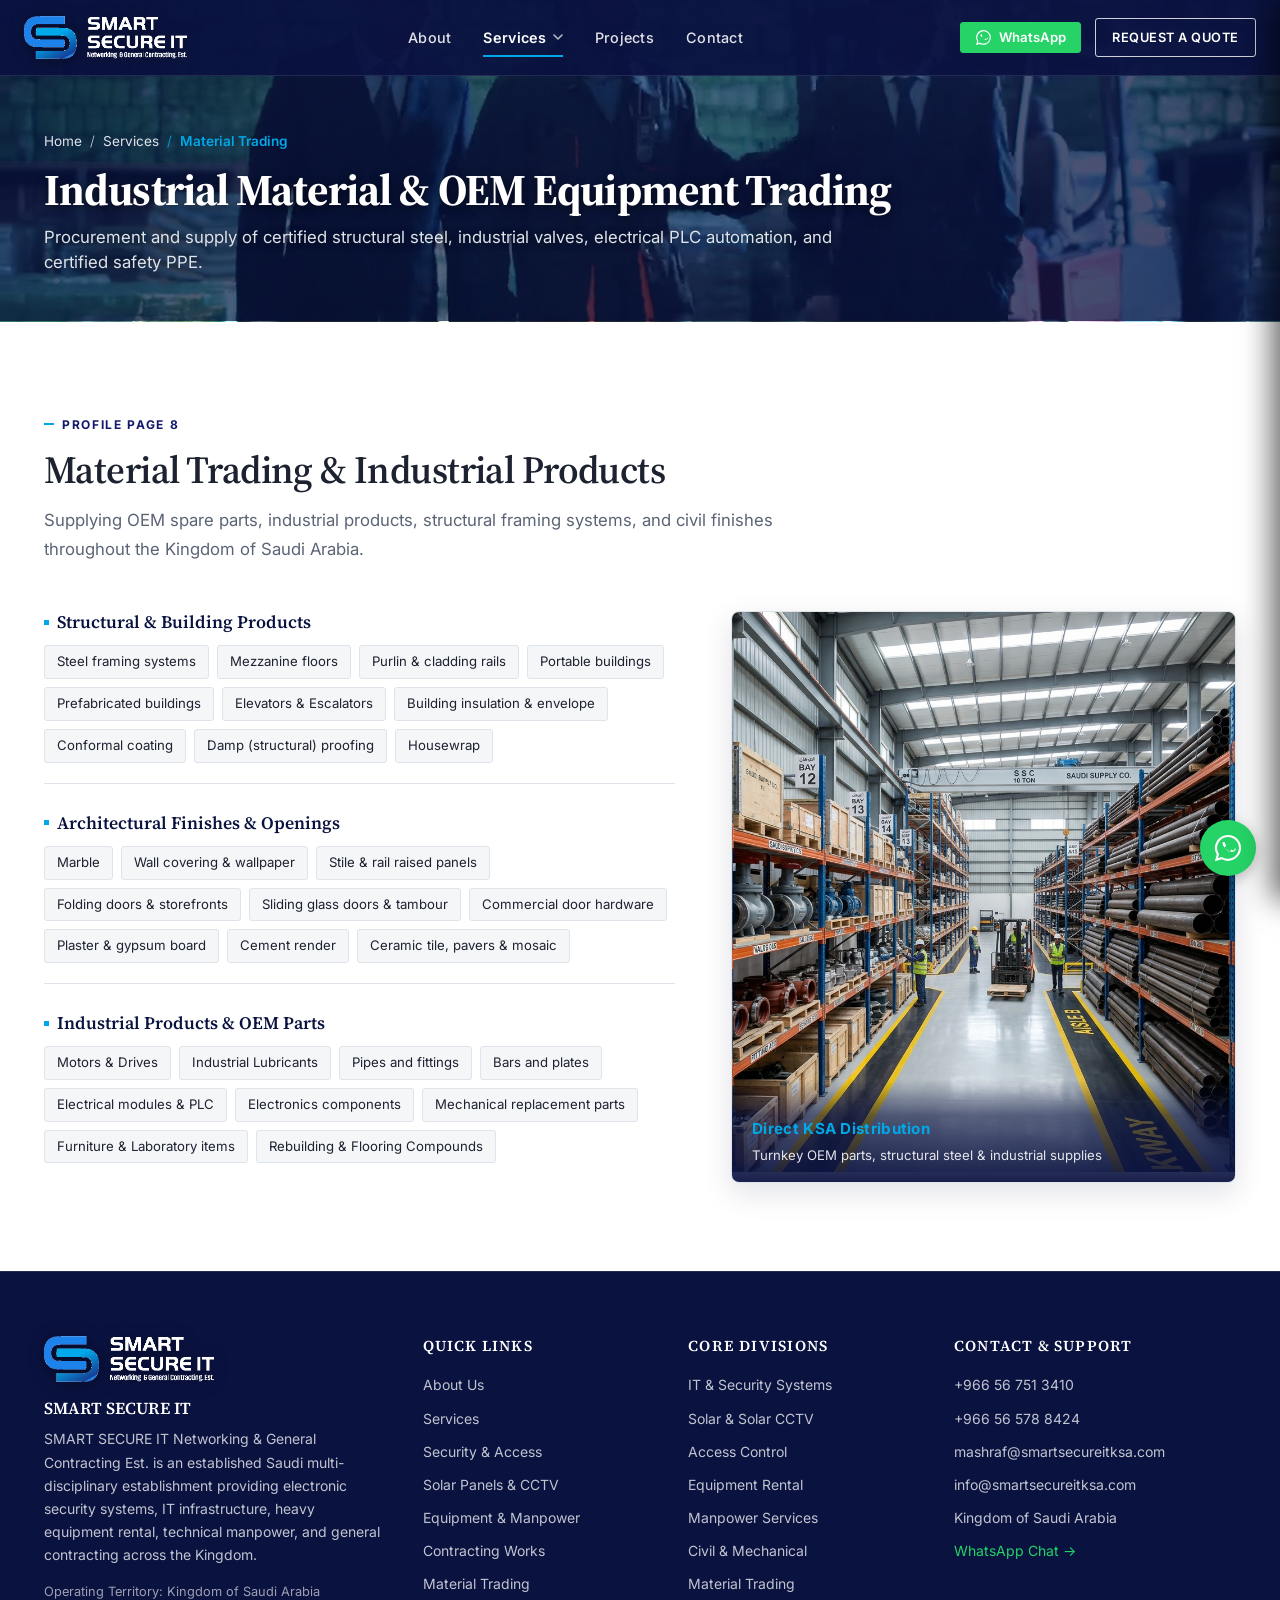
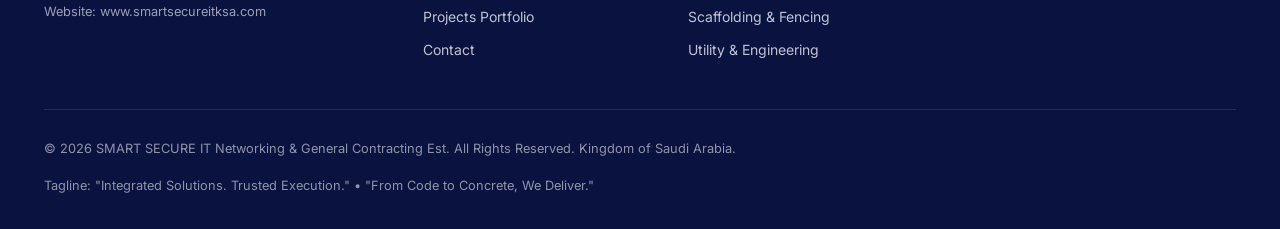
<file: services/materials/index.html>
<!DOCTYPE html>
<html lang="en" dir="ltr">
<head>
    <meta charset="UTF-8">
    <meta name="viewport" content="width=device-width, initial-scale=1.0">
    <title>Industrial Material Trading & OEM Supply | SMART SECURE IT</title>
    <meta name="description" content="Supply of industrial safety gear, piping materials, electrical hardware, PLC automation modules, and instrumentation tools in Saudi Arabia.">
    <link rel="canonical" href="https://www.smartsecureitksa.com/services/materials/">

    <!-- Open Graph / Social Tags -->
    <meta property="og:type" content="website">
    <meta property="og:url" content="https://www.smartsecureitksa.com/services/materials/">
    <meta property="og:title" content="Industrial Material Trading & OEM Supply | SMART SECURE IT">
    <meta property="og:description" content="Supply of industrial safety gear, piping materials, electrical hardware, PLC automation modules, and instrumentation tools in Saudi Arabia.">
    <meta property="og:image" content="https://www.smartsecureitksa.com/assets/logo.png">

    <!-- Twitter Card -->
    <meta name="twitter:card" content="summary_large_image">
    <meta name="twitter:title" content="Industrial Material Trading & OEM Supply | SMART SECURE IT">
    <meta name="twitter:description" content="Supply of industrial safety gear, piping materials, electrical hardware, PLC automation modules, and instrumentation tools in Saudi Arabia.">
    <meta name="twitter:image" content="https://www.smartsecureitksa.com/assets/logo.png">

    <!-- Browser Favicons -->
    <link rel="icon" type="image/x-icon" href="/favicon.ico">
    <link rel="icon" type="image/png" sizes="32x32" href="/favicon.png">

    <!-- Performance Optimizations -->
    <link rel="preconnect" href="https://fonts.googleapis.com">
    <link rel="preconnect" href="https://fonts.gstatic.com" crossorigin>
    <link href="https://fonts.googleapis.com/css2?family=Inter:wght@400;500;600;700&family=Source+Serif+4:ital,opsz,wght@0,8..60,600;0,8..60,700;1,8..60,600&display=swap" rel="stylesheet">

    <!-- Stylesheet -->
    <link rel="stylesheet" href="/css/styles.css?v=2.8">
</head>
<body id="top">
    <!-- Accessibility Skip Link -->
    <a href="#main-content" class="skip-link">Skip to main content</a>

    <!-- ================= 1. HEADER ================= -->
    <header class="site-header" id="top">
        <div class="container header-inner">
            <a href="/" class="brand-link" aria-label="SMART SECURE IT Home">
                <img src="/assets/logo.png" alt="SMART SECURE IT" class="brand-logo" onerror="this.style.display='none'">
                <span class="brand-fallback">SMART SECURE IT</span>
            </a>

            <!-- Desktop Navigation -->
            <nav class="nav-desktop" aria-label="Primary Navigation">
                <a href="/about/" class="nav-link ">About</a>
                <div class="nav-item-dropdown" id="navServicesDropdown">
                    <a href="/services/" class="nav-link nav-dropdown-trigger active" id="servicesMenuBtn" aria-haspopup="true" aria-expanded="false">
                        <span>Services</span>
                        <svg class="dropdown-chevron" viewBox="0 0 10 6" width="10" height="6" aria-hidden="true">
                            <path d="M1 1L5 5L9 1" stroke="currentColor" stroke-width="1.6" stroke-linecap="round" stroke-linejoin="round" fill="none"/>
                        </svg>
                    </a>
                    <div class="nav-dropdown-menu" role="menu" aria-labelledby="servicesMenuBtn">
                        <div class="dropdown-menu-inner">
                            <a href="/services/" class="dropdown-banner-card" role="menuitem">
                                <div class="banner-card-content">
                                    <span class="banner-badge">Turnkey Capabilities</span>
                                    <span class="banner-title">All Services Overview</span>
                                    <span class="banner-desc">Comprehensive engineering, equipment &amp; contracting solutions across KSA</span>
                                </div>
                                <span class="banner-arrow" aria-hidden="true">
                                    <svg viewBox="0 0 16 16" width="16" height="16" fill="currentColor"><path d="M8.22 2.97a.75.75 0 0 1 1.06 0l4.25 4.25a.75.75 0 0 1 0 1.06l-4.25 4.25a.75.75 0 0 1-1.06-1.06l2.97-2.97H2.75a.75.75 0 0 1 0-1.5h8.44L8.22 4.03a.75.75 0 0 1 0-1.06z"/></svg>
                                </span>
                            </a>
                            <div class="dropdown-grid">
                                <a href="/services/security-systems/" class="dropdown-grid-item" role="menuitem">
                                    <div class="item-icon-wrap">
                                        <svg viewBox="0 0 24 24" class="item-svg" fill="none" stroke="currentColor" stroke-width="2"><path d="M12 22s8-4 8-10V5l-8-3-8 3v7c0 6 8 10 8 10z"/></svg>
                                    </div>
                                    <div class="item-text">
                                        <div class="item-title">Security &amp; Access</div>
                                        <div class="item-sub">CCTV, biometrics &amp; barrier systems</div>
                                    </div>
                                </a>
                                <a href="/services/solar-systems/" class="dropdown-grid-item" role="menuitem">
                                    <div class="item-icon-wrap">
                                        <svg viewBox="0 0 24 24" class="item-svg" fill="none" stroke="currentColor" stroke-width="2"><circle cx="12" cy="12" r="5"/><line x1="12" y1="1" x2="12" y2="3"/><line x1="12" y1="21" x2="12" y2="23"/><line x1="4.22" y1="4.22" x2="5.64" y2="5.64"/><line x1="18.36" y1="18.36" x2="19.78" y2="19.78"/><line x1="1" y1="12" x2="3" y2="12"/><line x1="21" y1="12" x2="23" y2="12"/><line x1="4.22" y1="19.78" x2="5.64" y2="18.36"/><line x1="18.36" y1="5.64" x2="19.78" y2="4.22"/></svg>
                                    </div>
                                    <div class="item-text">
                                        <div class="item-title">Solar &amp; Solar CCTV</div>
                                        <div class="item-sub">PV panels &amp; off-grid surveillance</div>
                                    </div>
                                </a>
                                <a href="/services/equipment-manpower/" class="dropdown-grid-item" role="menuitem">
                                    <div class="item-icon-wrap">
                                        <svg viewBox="0 0 24 24" class="item-svg" fill="none" stroke="currentColor" stroke-width="2"><rect x="1" y="3" width="15" height="13"/><polygon points="16 8 20 8 23 11 23 16 16 16 16 8"/><circle cx="5.5" cy="18.5" r="2.5"/><circle cx="18.5" cy="18.5" r="2.5"/></svg>
                                    </div>
                                    <div class="item-text">
                                        <div class="item-title">Equipment &amp; Manpower</div>
                                        <div class="item-sub">Heavy fleet rental &amp; certified crew</div>
                                    </div>
                                </a>
                                <a href="/services/mechanical-civil/" class="dropdown-grid-item" role="menuitem">
                                    <div class="item-icon-wrap">
                                        <svg viewBox="0 0 24 24" class="item-svg" fill="none" stroke="currentColor" stroke-width="2"><path d="M3 21h18M5 21V7l8-4v18M13 11l6 3v7"/></svg>
                                    </div>
                                    <div class="item-text">
                                        <div class="item-title">General Contracting</div>
                                        <div class="item-sub">Civil, structural, piping &amp; MEP</div>
                                    </div>
                                </a>
                                <a href="/services/contracting-works/" class="dropdown-grid-item" role="menuitem">
                                    <div class="item-icon-wrap">
                                        <svg viewBox="0 0 24 24" class="item-svg" fill="none" stroke="currentColor" stroke-width="2"><rect x="3" y="3" width="18" height="18" rx="2"/><path d="M3 9h18M3 15h18M9 3v18M15 3v18"/></svg>
                                    </div>
                                    <div class="item-text">
                                        <div class="item-title">Scaffolding &amp; Fencing</div>
                                        <div class="item-sub">Aramco staging &amp; perimeter security</div>
                                    </div>
                                </a>
                                <a href="/services/materials/" class="dropdown-grid-item" role="menuitem">
                                    <div class="item-icon-wrap">
                                        <svg viewBox="0 0 24 24" class="item-svg" fill="none" stroke="currentColor" stroke-width="2"><path d="M21 16V8a2 2 0 0 0-1-1.73l-7-4a2 2 0 0 0-2 0l-7 4A2 2 0 0 0 3 8v8a2 2 0 0 0 1 1.73l7 4a2 2 0 0 0 2 0l7-4A2 2 0 0 0 21 16z"/><polyline points="3.27 6.96 12 12.01 20.73 6.96"/><line x1="12" y1="22.08" x2="12" y2="12"/></svg>
                                    </div>
                                    <div class="item-text">
                                        <div class="item-title">Material Trading</div>
                                        <div class="item-sub">Industrial supplies &amp; hardware</div>
                                    </div>
                                </a>
                                <a href="/services/utility-engineering/" class="dropdown-grid-item" role="menuitem">
                                    <div class="item-icon-wrap">
                                        <svg viewBox="0 0 24 24" class="item-svg" fill="none" stroke="currentColor" stroke-width="2"><circle cx="12" cy="12" r="3"/><path d="M19.4 15a1.65 1.65 0 0 0 .33 1.82l.06.06a2 2 0 0 1 0 2.83 2 2 0 0 1-2.83 0l-.06-.06a1.65 1.65 0 0 0-1.82-.33 1.65 1.65 0 0 0-1 1.51V21a2 2 0 0 1-2 2 2 2 0 0 1-2-2v-.09A1.65 1.65 0 0 0 9 19.4a1.65 1.65 0 0 0-1.82.33l-.06.06a2 2 0 0 1-2.83 0 2 2 0 0 1 0-2.83l.06-.06a1.65 1.65 0 0 0 .33-1.82 1.65 1.65 0 0 0-1.51-1H3a2 2 0 0 1-2-2 2 2 0 0 1 2-2h.09A1.65 1.65 0 0 0 4.6 9a1.65 1.65 0 0 0-.33-1.82l-.06-.06a2 2 0 0 1 0-2.83 2 2 0 0 1 2.83 0l.06.06a1.65 1.65 0 0 0 1.82.33H9a1.65 1.65 0 0 0 1-1.51V3a2 2 0 0 1 2-2 2 2 0 0 1 2 2v.09a1.65 1.65 0 0 0 1 1.51 1.65 1.65 0 0 0 1.82-.33l.06-.06a2 2 0 0 1 2.83 0 2 2 0 0 1 0 2.83l-.06.06a1.65 1.65 0 0 0-.33 1.82V9a1.65 1.65 0 0 0 1.51 1H21a2 2 0 0 1 2 2 2 2 0 0 1-2 2h-.09a1.65 1.65 0 0 0-1.51 1z"/></svg>
                                    </div>
                                    <div class="item-text">
                                        <div class="item-title">Utility &amp; Engineering</div>
                                        <div class="item-sub">Infrastructure &amp; technical support</div>
                                    </div>
                                </a>
                            </div>
                        </div>
                    </div>
                </div>
                <a href="/projects/" class="nav-link ">Projects</a>
                <a href="/contact/" class="nav-link ">Contact</a>
            </nav>

            <!-- Actions: WhatsApp & Quote Button -->
            <div class="header-actions">
                <a href="https://wa.me/966567513410?text=Hello%20Smart%20Secure%20IT%2C%20I%20would%20like%20to%20enquire%20about%20your%20services" 
                   target="_blank" 
                   rel="noopener" 
                   class="header-wa-btn" 
                   aria-label="Chat on WhatsApp" 
                   title="Chat on WhatsApp">
                    <svg viewBox="0 0 32 32" class="header-wa-icon" aria-hidden="true">
                        <path d="M16 2a13.9 13.9 0 00-12 20.9L2 30l7.3-1.9A13.9 13.9 0 1016 2zm0 25.5a11.6 11.6 0 01-5.9-1.6l-.4-.3-4.4 1.1 1.2-4.2-.3-.4a11.6 11.6 0 119.8 5.4zm6.4-8.6c-.3-.2-2.1-1-2.4-1.1-.3-.2-.6-.2-.8.2s-1 1.1-1.2 1.4-.4.3-.7.2a9.2 9.2 0 01-2.7-1.7 10.1 10.1 0 01-1.9-2.3c-.2-.4 0-.5.2-.7s.4-.4.6-.7.2-.4.3-.6 0-.4 0-.6-.8-2-1.1-2.7c-.3-.7-.6-.6-.8-.6h-.7a1.4 1.4 0 00-1 1 5.3 5.3 0 001.6 3.9 12.3 12.3 0 005.3 4.7c.8.3 1.5.5 2 .7a4.9 4.9 0 002.3.1 3.7 3.7 0 002.5-1.7 3 3 0 00.2-1.7c-.2-.2-.5-.3-.9-.5z"/>
                    </svg>
                    <span class="header-wa-text">WhatsApp</span>
                </a>
                <a href="/contact/" class="btn btn-outline-white btn-sm">Request a Quote</a>
                
                <!-- Mobile Hamburger Toggle -->
                <button type="button" class="hamburger-btn" id="hamburger-btn" aria-label="Toggle Navigation Menu" aria-expanded="false" aria-controls="mobile-drawer">
                    <span></span>
                    <span></span>
                    <span></span>
                </button>
            </div>
        </div>
    </header>

    <!-- Mobile Navigation Drawer -->
    <div class="drawer-backdrop" id="drawer-backdrop"></div>
    <div class="mobile-drawer" id="mobile-drawer" role="dialog" aria-modal="true" aria-label="Mobile Navigation Menu">
        <div class="mobile-drawer-header">
            <span class="brand-fallback" style="display:block;">SMART SECURE IT</span>
            <button type="button" class="btn-sm" id="drawer-close-btn" aria-label="Close Menu" style="color:var(--white); font-size:1.5rem; line-height:1;">&times;</button>
        </div>
        <a href="https://wa.me/966567513410?text=Hello%20Smart%20Secure%20IT%2C%20I%20would%20like%20to%20enquire%20about%20your%20services" 
           target="_blank" 
           rel="noopener" 
           class="btn btn-whatsapp" 
           style="width:100%; text-align:center; justify-content:center; gap:8px;"
           title="Chat on WhatsApp"
           aria-label="Chat on WhatsApp">
            Chat on WhatsApp
        </a>
        <div class="mobile-nav-links">
            <a href="/about/" class="nav-link ">About Us</a>
            <a href="/services/" class="nav-link active">Our Services</a>
            <a href="/services/security-systems/" class="nav-link">&bull; Security &amp; Access</a>
            <a href="/services/solar-systems/" class="nav-link">&bull; Solar Panels &amp; CCTV</a>
            <a href="/services/equipment-manpower/" class="nav-link">&bull; Equipment &amp; Manpower</a>
            <a href="/services/mechanical-civil/" class="nav-link">&bull; Mechanical &amp; Civil</a>
            <a href="/services/contracting-works/" class="nav-link">&bull; Scaffolding &amp; Fencing</a>
            <a href="/services/materials/" class="nav-link active" style="color:var(--blue-500); font-weight:600;">&bull; Material Trading</a>
            <a href="/services/utility-engineering/" class="nav-link">&bull; Utility &amp; Engineering</a>
            <a href="/projects/" class="nav-link ">Projects Portfolio</a>
            <a href="/contact/" class="nav-link ">Contact</a>
        </div>
        <a href="/contact/" class="btn btn-primary" style="width:100%; text-align:center;">Request a Quote</a>
    </div>

    <!-- Title Banner -->
    <section class="page-title-banner materials-banner-bg" style="background-image: url('/assets/img/materials-banner-poster.jpg?v=3'); background-size: cover; background-position: center;">
        <video class="page-banner-video" autoplay muted loop playsinline preload="auto" aria-hidden="true" tabindex="-1" poster="/assets/img/materials-banner-poster.jpg?v=3">
            <source src="/assets/video/materials-banner-mobile.mp4?v=3" type="video/mp4" media="(max-width: 640px)">
            <source src="/assets/video/materials-banner-mobile.webm?v=3" type="video/webm" media="(max-width: 640px)">
            <source src="/assets/video/materials-banner.mp4?v=3" type="video/mp4">
            <source src="/assets/video/materials-banner.webm?v=3" type="video/webm">
        </video>
        <div class="page-banner-overlay" aria-hidden="true"></div>
        <div class="container">
            <nav class="breadcrumb-nav" aria-label="Breadcrumb">
                <ol class="breadcrumb-list">
                    <li class="breadcrumb-item"><a href="/">Home</a></li><li class="breadcrumb-item"><a href="/services/">Services</a></li><li class="breadcrumb-item active" aria-current="page">Material Trading</li>
                </ol>
            </nav>
            <h1 class="page-banner-title">Industrial Material & OEM Equipment Trading</h1>
            <p class="page-banner-intro">Procurement and supply of certified structural steel, industrial valves, electrical PLC automation, and certified safety PPE.</p>
        </div>
    </section>

    <!-- Main Content Container -->
    <main id="main-content">
<section class="section" id="materials">
            <div class="container">
                <div class="section-header reveal-on-scroll">
                    <span class="section-label">Profile Page 8</span>
                    <h2>Material Trading &amp; Industrial Products</h2>
                    <p class="section-subheading">Supplying OEM spare parts, industrial products, structural framing systems, and civil finishes throughout the Kingdom of Saudi Arabia.</p>
                </div>

                <div class="mat-trading-grid reveal-on-scroll">
                    <!-- Left: Categorized Lists from Profile Page 8 -->
                    <div class="mat-categories-stack">
                        <!-- Category 1: Structural & Building Products -->
                        <div class="mat-cat-block">
                            <h4 class="mat-cat-title">Structural &amp; Building Products</h4>
                            <div class="mat-items-list">
                                <span class="mat-tag">Steel framing systems</span>
                                <span class="mat-tag">Mezzanine floors</span>
                                <span class="mat-tag">Purlin &amp; cladding rails</span>
                                <span class="mat-tag">Portable buildings</span>
                                <span class="mat-tag">Prefabricated buildings</span>
                                <span class="mat-tag">Elevators &amp; Escalators</span>
                                <span class="mat-tag">Building insulation &amp; envelope</span>
                                <span class="mat-tag">Conformal coating</span>
                                <span class="mat-tag">Damp (structural) proofing</span>
                                <span class="mat-tag">Housewrap</span>
                            </div>
                        </div>

                        <!-- Category 2: Architectural Finishes & Openings -->
                        <div class="mat-cat-block">
                            <h4 class="mat-cat-title">Architectural Finishes &amp; Openings</h4>
                            <div class="mat-items-list">
                                <span class="mat-tag">Marble</span>
                                <span class="mat-tag">Wall covering &amp; wallpaper</span>
                                <span class="mat-tag">Stile &amp; rail raised panels</span>
                                <span class="mat-tag">Folding doors &amp; storefronts</span>
                                <span class="mat-tag">Sliding glass doors &amp; tambour</span>
                                <span class="mat-tag">Commercial door hardware</span>
                                <span class="mat-tag">Plaster &amp; gypsum board</span>
                                <span class="mat-tag">Cement render</span>
                                <span class="mat-tag">Ceramic tile, pavers &amp; mosaic</span>
                            </div>
                        </div>

                        <!-- Category 3: Industrial Products & OEM Parts -->
                        <div class="mat-cat-block">
                            <h4 class="mat-cat-title">Industrial Products &amp; OEM Parts</h4>
                            <div class="mat-items-list">
                                <span class="mat-tag">Motors &amp; Drives</span>
                                <span class="mat-tag">Industrial Lubricants</span>
                                <span class="mat-tag">Pipes and fittings</span>
                                <span class="mat-tag">Bars and plates</span>
                                <span class="mat-tag">Electrical modules &amp; PLC</span>
                                <span class="mat-tag">Electronics components</span>
                                <span class="mat-tag">Mechanical replacement parts</span>
                                <span class="mat-tag">Furniture &amp; Laboratory items</span>
                                <span class="mat-tag">Rebuilding &amp; Flooring Compounds</span>
                            </div>
                        </div>
                    </div>

                    <!-- Right: Material Trading Warehouse & Distribution Showcase -->
                    <div class="mat-single-showcase">
                        <img src="/assets/img/profile/material_trading_showcase.jpg" alt="Industrial Materials, Structural Steel, Valves &amp; OEM Distribution Warehouse" loading="lazy">
                        <div class="mat-showcase-badge">
                            <span class="showcase-badge-title">Direct KSA Distribution</span>
                            <span class="showcase-badge-sub">Turnkey OEM parts, structural steel &amp; industrial supplies</span>
                        </div>
                    </div>
                </div>
            </div>
        </section>
    </main>

    <!-- ================= 15. FOOTER ================= -->
    <footer class="site-footer">
        <div class="container">
            <div class="footer-top-grid">
                <!-- Col 1: Brand & Description -->
                <div>
                    <img src="/assets/logo.png" alt="SMART SECURE IT" class="footer-logo" onerror="this.style.display='none'">
                    <h4 style="color:var(--white); margin-bottom: 8px;">SMART SECURE IT</h4>
                    <p class="footer-desc">SMART SECURE IT Networking &amp; General Contracting Est. is an established Saudi multi-disciplinary establishment providing electronic security systems, IT infrastructure, heavy equipment rental, technical manpower, and general contracting across the Kingdom.</p>
                    <div class="footer-meta-legal">
                        <div>Operating Territory: Kingdom of Saudi Arabia</div>
                        <div>Website: www.smartsecureitksa.com</div>
                    </div>
                </div>

                <!-- Col 2: Navigation Links -->
                <div>
                    <h5 class="footer-col-title">Quick Links</h5>
                    <div class="footer-nav-list">
                        <a href="/about/" class="footer-nav-link">About Us</a>
                        <a href="/services/" class="footer-nav-link">Services</a>
                        <a href="/services/security-systems/" class="footer-nav-link">Security &amp; Access</a>
                        <a href="/services/solar-systems/" class="footer-nav-link">Solar Panels &amp; CCTV</a>
                        <a href="/services/equipment-manpower/" class="footer-nav-link">Equipment &amp; Manpower</a>
                        <a href="/services/mechanical-civil/" class="footer-nav-link">Contracting Works</a>
                        <a href="/services/materials/" class="footer-nav-link">Material Trading</a>
                        <a href="/projects/" class="footer-nav-link">Projects Portfolio</a>
                        <a href="/contact/" class="footer-nav-link">Contact</a>
                    </div>
                </div>

                <!-- Col 3: Service Divisions -->
                <div>
                    <h5 class="footer-col-title">Core Divisions</h5>
                    <div class="footer-nav-list">
                        <a href="/services/security-systems/" class="footer-nav-link">IT &amp; Security Systems</a>
                        <a href="/services/solar-systems/" class="footer-nav-link">Solar &amp; Solar CCTV</a>
                        <a href="/services/security-systems/" class="footer-nav-link">Access Control</a>
                        <a href="/services/equipment-manpower/" class="footer-nav-link">Equipment Rental</a>
                        <a href="/services/equipment-manpower/" class="footer-nav-link">Manpower Services</a>
                        <a href="/services/mechanical-civil/" class="footer-nav-link">Civil &amp; Mechanical</a>
                        <a href="/services/materials/" class="footer-nav-link">Material Trading</a>
                        <a href="/services/contracting-works/" class="footer-nav-link">Scaffolding &amp; Fencing</a>
                        <a href="/services/utility-engineering/" class="footer-nav-link">Utility &amp; Engineering</a>
                    </div>
                </div>

                <!-- Col 4: Contact Summary -->
                <div>
                    <h5 class="footer-col-title">Contact &amp; Support</h5>
                    <div class="footer-nav-list">
                        <a href="tel:+966567513410" class="footer-nav-link" style="direction: ltr; display: inline-block;">+966 56 751 3410</a>
                        <a href="tel:+966565788424" class="footer-nav-link" style="direction: ltr; display: inline-block;">+966 56 578 8424</a>
                        <a href="mailto:mashraf@smartsecureitksa.com" class="footer-nav-link">mashraf@smartsecureitksa.com</a>
                        <a href="mailto:info@smartsecureitksa.com" class="footer-nav-link">info@smartsecureitksa.com</a>
                        <span class="footer-nav-link">Kingdom of Saudi Arabia</span>
                        <a href="https://wa.me/966567513410?text=Hello%20Smart%20Secure%20IT%2C%20I%20would%20like%20to%20enquire%20about%20your%20services" target="_blank" rel="noopener" class="footer-nav-link" style="color:var(--wa-green);" title="Chat on WhatsApp">WhatsApp Chat &rarr;</a>
                    </div>
                </div>
            </div>

            <!-- Bottom Copyright Bar -->
            <div class="footer-bottom-bar">
                <span>&copy; 2026 SMART SECURE IT Networking &amp; General Contracting Est. All Rights Reserved. Kingdom of Saudi Arabia.</span>
                <span>Tagline: "Integrated Solutions. Trusted Execution." &bull; "From Code to Concrete, We Deliver."</span>
            </div>
        </div>
    </footer>

    <!-- ================= SERVICE DETAILS MODAL (ACCESSIBLE DIALOG) ================= -->
    <div class="modal-overlay" id="service-modal" role="dialog" aria-modal="true" aria-labelledby="modal-service-title" aria-hidden="true" style="display: none;">
        <div class="modal-box">
            <button type="button" class="modal-close-icon" id="modal-close-icon" aria-label="Close details dialog">&times;</button>
            <h3 class="modal-title" id="modal-service-title">Service Details</h3>
            <p class="modal-body" id="modal-service-body"></p>
            <button type="button" class="btn btn-outline-navy btn-sm" id="modal-close-btn">Close</button>
        </div>
    </div>

    <!-- ================= WHATSAPP FIXED BUTTON (STRICT COMPLIANCE) ================= -->
    <a href="https://wa.me/966567513410?text=Hello%20Smart%20Secure%20IT%2C%20I%20would%20like%20to%20enquire%20about%20your%20services" 
       class="whatsapp-fixed-btn" 
       target="_blank" 
       rel="noopener" 
       aria-label="Chat on WhatsApp"
       title="Chat on WhatsApp">
        <svg viewBox="0 0 32 32" aria-hidden="true">
            <path d="M16 2a13.9 13.9 0 00-12 20.9L2 30l7.3-1.9A13.9 13.9 0 1016 2zm0 25.5a11.6 11.6 0 01-5.9-1.6l-.4-.3-4.4 1.1 1.2-4.2-.3-.4a11.6 11.6 0 119.8 5.4zm6.4-8.6c-.3-.2-2.1-1-2.4-1.1-.3-.2-.6-.2-.8.2s-1 1.1-1.2 1.4-.4.3-.7.2a9.2 9.2 0 01-2.7-1.7 10.1 10.1 0 01-1.9-2.3c-.2-.4 0-.5.2-.7s.4-.4.6-.7.2-.4.3-.6 0-.4 0-.6-.8-2-1.1-2.7c-.3-.7-.6-.6-.8-.6h-.7a1.4 1.4 0 00-1 1 5.3 5.3 0 001.6 3.9 12.3 12.3 0 005.3 4.7c.8.3 1.5.5 2 .7a4.9 4.9 0 002.3.1 3.7 3.7 0 002.5-1.7 3 3 0 00.2-1.7c-.2-.2-.5-.3-.9-.5z"/>
        </svg>
    </a>

    <!-- ================= WHATSAPP NUMBER PICKER MODAL ================= -->
    <div class="wa-picker-overlay" id="wa-picker-modal" role="dialog" aria-modal="true" aria-labelledby="wa-picker-title" style="display: none;">
        <div class="wa-picker-box">
            <button type="button" class="wa-picker-close" id="wa-picker-close-btn" aria-label="Close WhatsApp number selection">&times;</button>
            <div class="wa-picker-header">
                <div class="wa-picker-icon">
                    <svg viewBox="0 0 24 24" width="28" height="28" fill="currentColor">
                        <path d="M12.04 2C6.58 2 2.13 6.45 2.13 11.91C2.13 13.66 2.59 15.36 3.45 16.86L2.05 22L7.3 20.62C8.75 21.41 10.38 21.83 12.04 21.83C17.5 21.83 21.95 17.38 21.95 11.92C21.95 9.27 20.92 6.78 19.05 4.91C17.18 3.03 14.69 2 12.04 2M12.05 3.67C14.25 3.67 16.31 4.53 17.87 6.09C19.42 7.65 20.28 9.72 20.28 11.92C20.28 16.46 16.58 20.15 12.04 20.15C10.56 20.15 9.11 19.76 7.85 19L7.55 18.83L4.43 19.65L5.26 16.61L5.06 16.29C4.24 15 3.8 13.47 3.8 11.91C3.81 7.37 7.5 3.67 12.05 3.67M8.53 7.33C8.37 7.33 8.1 7.39 7.87 7.64C7.65 7.89 7.02 8.48 7.02 9.68C7.02 10.88 7.89 12.04 8.01 12.2C8.13 12.37 9.71 14.81 12.13 15.86C14.15 16.73 14.56 16.55 15.01 16.51C15.46 16.47 16.46 15.92 16.66 15.34C16.87 14.77 16.87 14.28 16.81 14.17C16.75 14.07 16.58 14.01 16.33 13.89C16.08 13.76 14.86 13.16 14.63 13.08C14.41 13 14.24 12.96 14.08 13.21C13.91 13.46 13.44 14.01 13.3 14.17C13.15 14.34 13.01 14.36 12.76 14.24C12.51 14.11 11.71 13.85 10.76 13C10.02 12.34 9.52 11.53 9.38 11.28C9.23 11.03 9.36 10.9 9.49 10.77C9.6 10.66 9.74 10.48 9.87 10.33C9.99 10.19 10.03 10.08 10.11 9.92C10.19 9.75 10.15 9.61 10.09 9.49C10.03 9.36 9.56 8.21 9.36 7.73C9.17 7.26 8.97 7.32 8.82 7.31C8.68 7.31 8.53 7.33 8.53 7.33Z"/>
                    </svg>
                </div>
                <div>
                    <h3 class="wa-picker-title" id="wa-picker-title">Connect on WhatsApp</h3>
                    <p class="wa-picker-subtitle">Select a number to start your chat:</p>
                </div>
            </div>
            <div class="wa-picker-options">
                <button type="button" class="wa-picker-option" data-number="966567513410" id="wa-opt-1">
                    <div class="wa-opt-avatar">1</div>
                    <div class="wa-opt-info">
                        <span class="wa-opt-phone" dir="ltr">+966 56 751 3410</span>
                    </div>
                    <svg class="wa-opt-arrow" viewBox="0 0 24 24" width="20" height="20" fill="none" stroke="currentColor" stroke-width="2">
                        <path d="M5 12h14M12 5l7 7-7 7"/>
                    </svg>
                </button>
                <button type="button" class="wa-picker-option" data-number="966565788424" id="wa-opt-2">
                    <div class="wa-opt-avatar">2</div>
                    <div class="wa-opt-info">
                        <span class="wa-opt-phone" dir="ltr">+966 56 578 8424</span>
                    </div>
                    <svg class="wa-opt-arrow" viewBox="0 0 24 24" width="20" height="20" fill="none" stroke="currentColor" stroke-width="2">
                        <path d="M5 12h14M12 5l7 7-7 7"/>
                    </svg>
                </button>
            </div>
            <div class="wa-picker-footer">
                <span>Official Verified Business Channels &bull; SMART SECURE IT KSA</span>
            </div>
        </div>
    </div>

    <!-- Scripts (Deferred Execution) -->
    <script src="/js/main.js?v=2.7" defer></script>
</body>
</html>
</file>
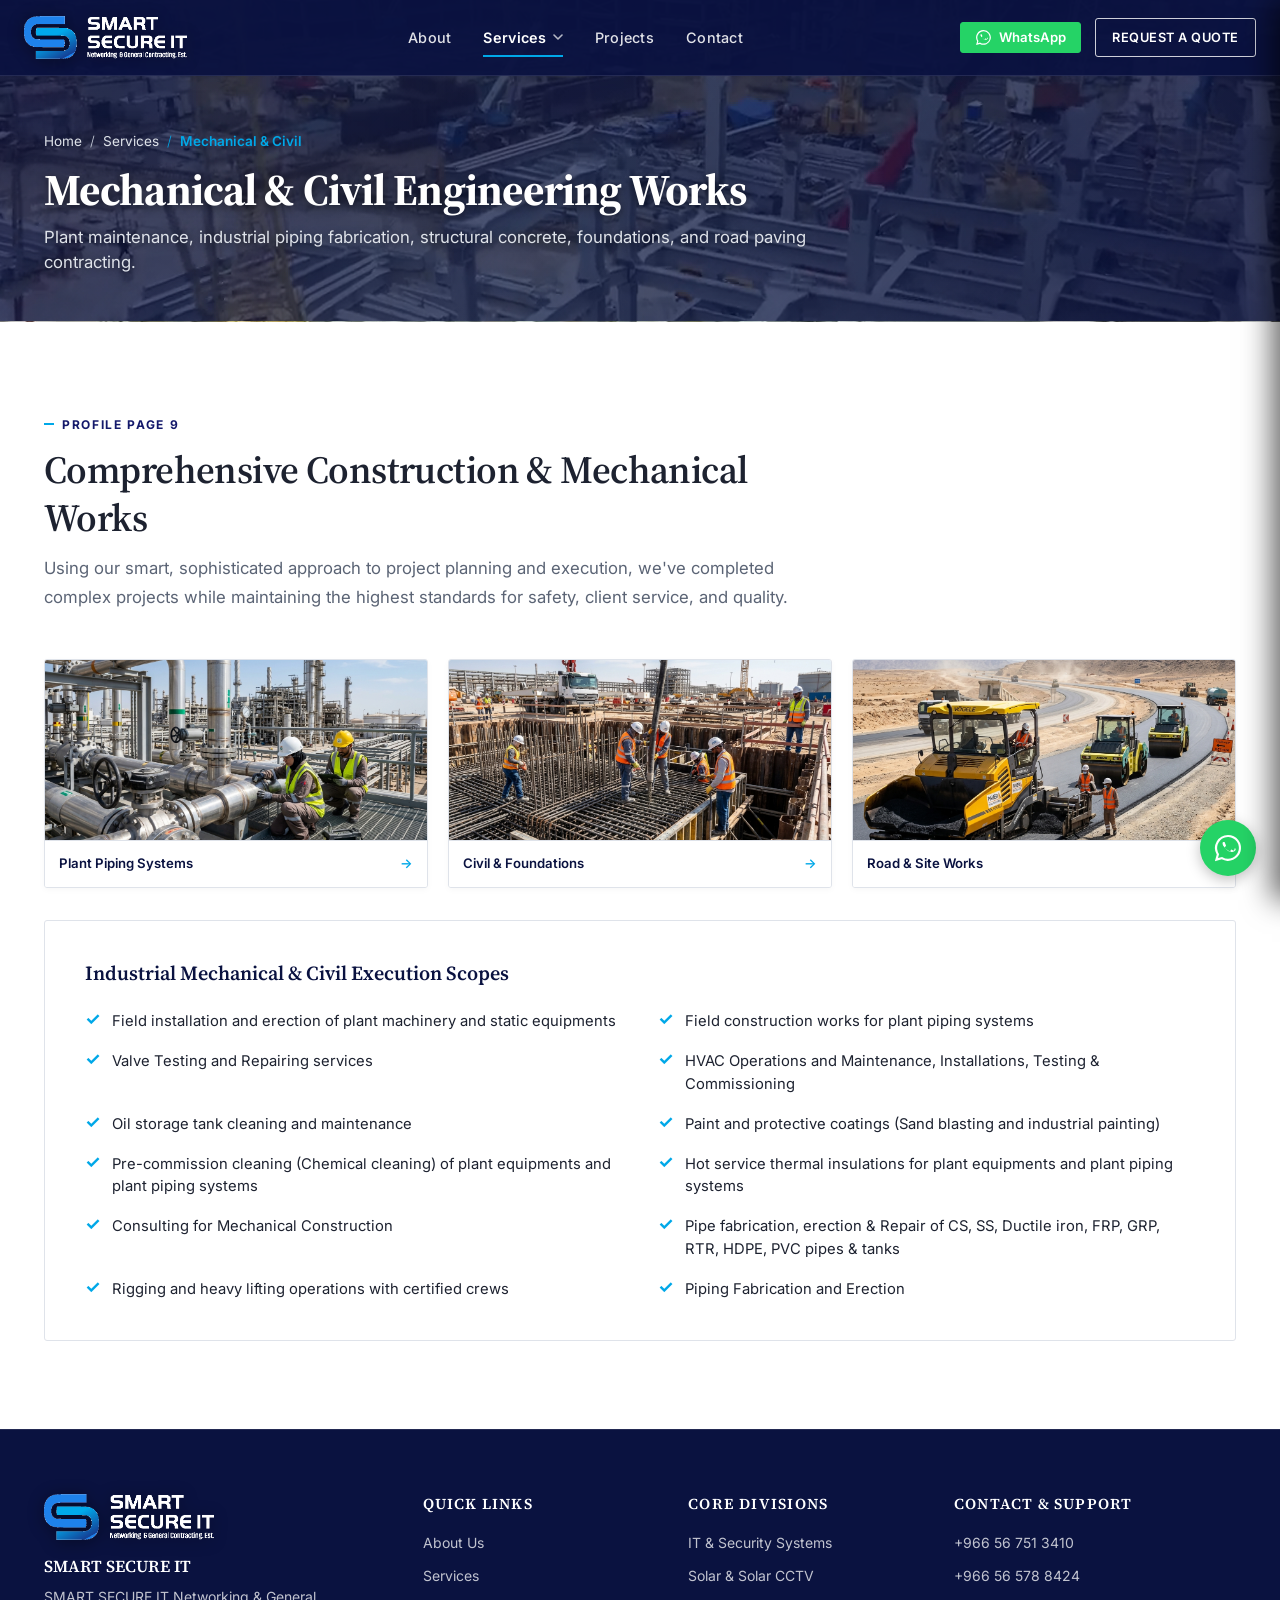
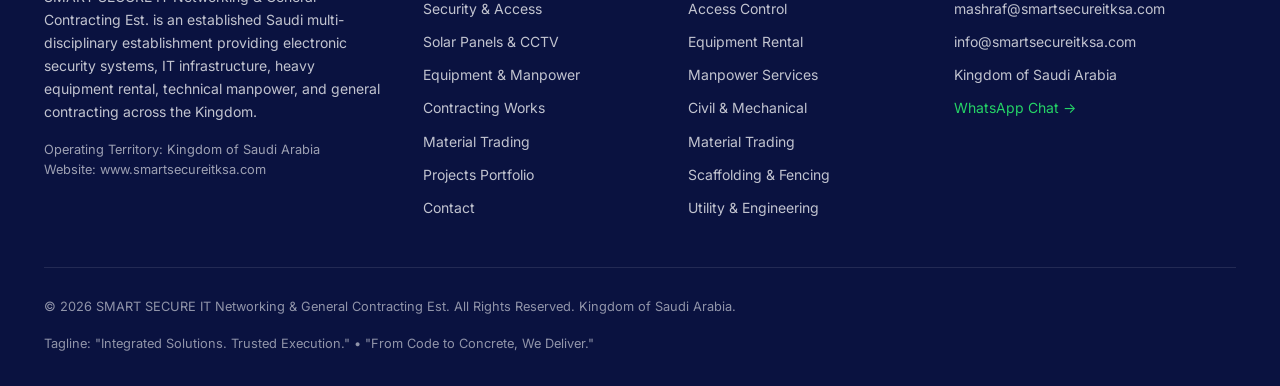
<file: services/mechanical-civil/index.html>
<!DOCTYPE html>
<html lang="en" dir="ltr">
<head>
    <meta charset="UTF-8">
    <meta name="viewport" content="width=device-width, initial-scale=1.0">
    <title>Mechanical & Civil Contracting Works | SMART SECURE IT</title>
    <meta name="description" content="Industrial piping fabrication, storage tank erection, equipment foundation, and civil road infrastructure contracting in Saudi Arabia.">
    <link rel="canonical" href="https://www.smartsecureitksa.com/services/mechanical-civil/">

    <!-- Open Graph / Social Tags -->
    <meta property="og:type" content="website">
    <meta property="og:url" content="https://www.smartsecureitksa.com/services/mechanical-civil/">
    <meta property="og:title" content="Mechanical & Civil Contracting Works | SMART SECURE IT">
    <meta property="og:description" content="Industrial piping fabrication, storage tank erection, equipment foundation, and civil road infrastructure contracting in Saudi Arabia.">
    <meta property="og:image" content="https://www.smartsecureitksa.com/assets/logo.png">

    <!-- Twitter Card -->
    <meta name="twitter:card" content="summary_large_image">
    <meta name="twitter:title" content="Mechanical & Civil Contracting Works | SMART SECURE IT">
    <meta name="twitter:description" content="Industrial piping fabrication, storage tank erection, equipment foundation, and civil road infrastructure contracting in Saudi Arabia.">
    <meta name="twitter:image" content="https://www.smartsecureitksa.com/assets/logo.png">

    <!-- Browser Favicons -->
    <link rel="icon" type="image/x-icon" href="/favicon.ico">
    <link rel="icon" type="image/png" sizes="32x32" href="/favicon.png">

    <!-- Performance Optimizations -->
    <link rel="preconnect" href="https://fonts.googleapis.com">
    <link rel="preconnect" href="https://fonts.gstatic.com" crossorigin>
    <link href="https://fonts.googleapis.com/css2?family=Inter:wght@400;500;600;700&family=Source+Serif+4:ital,opsz,wght@0,8..60,600;0,8..60,700;1,8..60,600&display=swap" rel="stylesheet">

    <!-- Stylesheet -->
    <link rel="stylesheet" href="/css/styles.css?v=2.8">
</head>
<body id="top">
    <!-- Accessibility Skip Link -->
    <a href="#main-content" class="skip-link">Skip to main content</a>

    <!-- ================= 1. HEADER ================= -->
    <header class="site-header" id="top">
        <div class="container header-inner">
            <a href="/" class="brand-link" aria-label="SMART SECURE IT Home">
                <img src="/assets/logo.png" alt="SMART SECURE IT" class="brand-logo" onerror="this.style.display='none'">
                <span class="brand-fallback">SMART SECURE IT</span>
            </a>

            <!-- Desktop Navigation -->
            <nav class="nav-desktop" aria-label="Primary Navigation">
                <a href="/about/" class="nav-link ">About</a>
                <div class="nav-item-dropdown" id="navServicesDropdown">
                    <a href="/services/" class="nav-link nav-dropdown-trigger active" id="servicesMenuBtn" aria-haspopup="true" aria-expanded="false">
                        <span>Services</span>
                        <svg class="dropdown-chevron" viewBox="0 0 10 6" width="10" height="6" aria-hidden="true">
                            <path d="M1 1L5 5L9 1" stroke="currentColor" stroke-width="1.6" stroke-linecap="round" stroke-linejoin="round" fill="none"/>
                        </svg>
                    </a>
                    <div class="nav-dropdown-menu" role="menu" aria-labelledby="servicesMenuBtn">
                        <div class="dropdown-menu-inner">
                            <a href="/services/" class="dropdown-banner-card" role="menuitem">
                                <div class="banner-card-content">
                                    <span class="banner-badge">Turnkey Capabilities</span>
                                    <span class="banner-title">All Services Overview</span>
                                    <span class="banner-desc">Comprehensive engineering, equipment &amp; contracting solutions across KSA</span>
                                </div>
                                <span class="banner-arrow" aria-hidden="true">
                                    <svg viewBox="0 0 16 16" width="16" height="16" fill="currentColor"><path d="M8.22 2.97a.75.75 0 0 1 1.06 0l4.25 4.25a.75.75 0 0 1 0 1.06l-4.25 4.25a.75.75 0 0 1-1.06-1.06l2.97-2.97H2.75a.75.75 0 0 1 0-1.5h8.44L8.22 4.03a.75.75 0 0 1 0-1.06z"/></svg>
                                </span>
                            </a>
                            <div class="dropdown-grid">
                                <a href="/services/security-systems/" class="dropdown-grid-item" role="menuitem">
                                    <div class="item-icon-wrap">
                                        <svg viewBox="0 0 24 24" class="item-svg" fill="none" stroke="currentColor" stroke-width="2"><path d="M12 22s8-4 8-10V5l-8-3-8 3v7c0 6 8 10 8 10z"/></svg>
                                    </div>
                                    <div class="item-text">
                                        <div class="item-title">Security &amp; Access</div>
                                        <div class="item-sub">CCTV, biometrics &amp; barrier systems</div>
                                    </div>
                                </a>
                                <a href="/services/solar-systems/" class="dropdown-grid-item" role="menuitem">
                                    <div class="item-icon-wrap">
                                        <svg viewBox="0 0 24 24" class="item-svg" fill="none" stroke="currentColor" stroke-width="2"><circle cx="12" cy="12" r="5"/><line x1="12" y1="1" x2="12" y2="3"/><line x1="12" y1="21" x2="12" y2="23"/><line x1="4.22" y1="4.22" x2="5.64" y2="5.64"/><line x1="18.36" y1="18.36" x2="19.78" y2="19.78"/><line x1="1" y1="12" x2="3" y2="12"/><line x1="21" y1="12" x2="23" y2="12"/><line x1="4.22" y1="19.78" x2="5.64" y2="18.36"/><line x1="18.36" y1="5.64" x2="19.78" y2="4.22"/></svg>
                                    </div>
                                    <div class="item-text">
                                        <div class="item-title">Solar &amp; Solar CCTV</div>
                                        <div class="item-sub">PV panels &amp; off-grid surveillance</div>
                                    </div>
                                </a>
                                <a href="/services/equipment-manpower/" class="dropdown-grid-item" role="menuitem">
                                    <div class="item-icon-wrap">
                                        <svg viewBox="0 0 24 24" class="item-svg" fill="none" stroke="currentColor" stroke-width="2"><rect x="1" y="3" width="15" height="13"/><polygon points="16 8 20 8 23 11 23 16 16 16 16 8"/><circle cx="5.5" cy="18.5" r="2.5"/><circle cx="18.5" cy="18.5" r="2.5"/></svg>
                                    </div>
                                    <div class="item-text">
                                        <div class="item-title">Equipment &amp; Manpower</div>
                                        <div class="item-sub">Heavy fleet rental &amp; certified crew</div>
                                    </div>
                                </a>
                                <a href="/services/mechanical-civil/" class="dropdown-grid-item" role="menuitem">
                                    <div class="item-icon-wrap">
                                        <svg viewBox="0 0 24 24" class="item-svg" fill="none" stroke="currentColor" stroke-width="2"><path d="M3 21h18M5 21V7l8-4v18M13 11l6 3v7"/></svg>
                                    </div>
                                    <div class="item-text">
                                        <div class="item-title">General Contracting</div>
                                        <div class="item-sub">Civil, structural, piping &amp; MEP</div>
                                    </div>
                                </a>
                                <a href="/services/contracting-works/" class="dropdown-grid-item" role="menuitem">
                                    <div class="item-icon-wrap">
                                        <svg viewBox="0 0 24 24" class="item-svg" fill="none" stroke="currentColor" stroke-width="2"><rect x="3" y="3" width="18" height="18" rx="2"/><path d="M3 9h18M3 15h18M9 3v18M15 3v18"/></svg>
                                    </div>
                                    <div class="item-text">
                                        <div class="item-title">Scaffolding &amp; Fencing</div>
                                        <div class="item-sub">Aramco staging &amp; perimeter security</div>
                                    </div>
                                </a>
                                <a href="/services/materials/" class="dropdown-grid-item" role="menuitem">
                                    <div class="item-icon-wrap">
                                        <svg viewBox="0 0 24 24" class="item-svg" fill="none" stroke="currentColor" stroke-width="2"><path d="M21 16V8a2 2 0 0 0-1-1.73l-7-4a2 2 0 0 0-2 0l-7 4A2 2 0 0 0 3 8v8a2 2 0 0 0 1 1.73l7 4a2 2 0 0 0 2 0l7-4A2 2 0 0 0 21 16z"/><polyline points="3.27 6.96 12 12.01 20.73 6.96"/><line x1="12" y1="22.08" x2="12" y2="12"/></svg>
                                    </div>
                                    <div class="item-text">
                                        <div class="item-title">Material Trading</div>
                                        <div class="item-sub">Industrial supplies &amp; hardware</div>
                                    </div>
                                </a>
                                <a href="/services/utility-engineering/" class="dropdown-grid-item" role="menuitem">
                                    <div class="item-icon-wrap">
                                        <svg viewBox="0 0 24 24" class="item-svg" fill="none" stroke="currentColor" stroke-width="2"><circle cx="12" cy="12" r="3"/><path d="M19.4 15a1.65 1.65 0 0 0 .33 1.82l.06.06a2 2 0 0 1 0 2.83 2 2 0 0 1-2.83 0l-.06-.06a1.65 1.65 0 0 0-1.82-.33 1.65 1.65 0 0 0-1 1.51V21a2 2 0 0 1-2 2 2 2 0 0 1-2-2v-.09A1.65 1.65 0 0 0 9 19.4a1.65 1.65 0 0 0-1.82.33l-.06.06a2 2 0 0 1-2.83 0 2 2 0 0 1 0-2.83l.06-.06a1.65 1.65 0 0 0 .33-1.82 1.65 1.65 0 0 0-1.51-1H3a2 2 0 0 1-2-2 2 2 0 0 1 2-2h.09A1.65 1.65 0 0 0 4.6 9a1.65 1.65 0 0 0-.33-1.82l-.06-.06a2 2 0 0 1 0-2.83 2 2 0 0 1 2.83 0l.06.06a1.65 1.65 0 0 0 1.82.33H9a1.65 1.65 0 0 0 1-1.51V3a2 2 0 0 1 2-2 2 2 0 0 1 2 2v.09a1.65 1.65 0 0 0 1 1.51 1.65 1.65 0 0 0 1.82-.33l.06-.06a2 2 0 0 1 2.83 0 2 2 0 0 1 0 2.83l-.06.06a1.65 1.65 0 0 0-.33 1.82V9a1.65 1.65 0 0 0 1.51 1H21a2 2 0 0 1 2 2 2 2 0 0 1-2 2h-.09a1.65 1.65 0 0 0-1.51 1z"/></svg>
                                    </div>
                                    <div class="item-text">
                                        <div class="item-title">Utility &amp; Engineering</div>
                                        <div class="item-sub">Infrastructure &amp; technical support</div>
                                    </div>
                                </a>
                            </div>
                        </div>
                    </div>
                </div>
                <a href="/projects/" class="nav-link ">Projects</a>
                <a href="/contact/" class="nav-link ">Contact</a>
            </nav>

            <!-- Actions: WhatsApp & Quote Button -->
            <div class="header-actions">
                <a href="https://wa.me/966567513410?text=Hello%20Smart%20Secure%20IT%2C%20I%20would%20like%20to%20enquire%20about%20your%20services" 
                   target="_blank" 
                   rel="noopener" 
                   class="header-wa-btn" 
                   aria-label="Chat on WhatsApp" 
                   title="Chat on WhatsApp">
                    <svg viewBox="0 0 32 32" class="header-wa-icon" aria-hidden="true">
                        <path d="M16 2a13.9 13.9 0 00-12 20.9L2 30l7.3-1.9A13.9 13.9 0 1016 2zm0 25.5a11.6 11.6 0 01-5.9-1.6l-.4-.3-4.4 1.1 1.2-4.2-.3-.4a11.6 11.6 0 119.8 5.4zm6.4-8.6c-.3-.2-2.1-1-2.4-1.1-.3-.2-.6-.2-.8.2s-1 1.1-1.2 1.4-.4.3-.7.2a9.2 9.2 0 01-2.7-1.7 10.1 10.1 0 01-1.9-2.3c-.2-.4 0-.5.2-.7s.4-.4.6-.7.2-.4.3-.6 0-.4 0-.6-.8-2-1.1-2.7c-.3-.7-.6-.6-.8-.6h-.7a1.4 1.4 0 00-1 1 5.3 5.3 0 001.6 3.9 12.3 12.3 0 005.3 4.7c.8.3 1.5.5 2 .7a4.9 4.9 0 002.3.1 3.7 3.7 0 002.5-1.7 3 3 0 00.2-1.7c-.2-.2-.5-.3-.9-.5z"/>
                    </svg>
                    <span class="header-wa-text">WhatsApp</span>
                </a>
                <a href="/contact/" class="btn btn-outline-white btn-sm">Request a Quote</a>
                
                <!-- Mobile Hamburger Toggle -->
                <button type="button" class="hamburger-btn" id="hamburger-btn" aria-label="Toggle Navigation Menu" aria-expanded="false" aria-controls="mobile-drawer">
                    <span></span>
                    <span></span>
                    <span></span>
                </button>
            </div>
        </div>
    </header>

    <!-- Mobile Navigation Drawer -->
    <div class="drawer-backdrop" id="drawer-backdrop"></div>
    <div class="mobile-drawer" id="mobile-drawer" role="dialog" aria-modal="true" aria-label="Mobile Navigation Menu">
        <div class="mobile-drawer-header">
            <span class="brand-fallback" style="display:block;">SMART SECURE IT</span>
            <button type="button" class="btn-sm" id="drawer-close-btn" aria-label="Close Menu" style="color:var(--white); font-size:1.5rem; line-height:1;">&times;</button>
        </div>
        <a href="https://wa.me/966567513410?text=Hello%20Smart%20Secure%20IT%2C%20I%20would%20like%20to%20enquire%20about%20your%20services" 
           target="_blank" 
           rel="noopener" 
           class="btn btn-whatsapp" 
           style="width:100%; text-align:center; justify-content:center; gap:8px;"
           title="Chat on WhatsApp"
           aria-label="Chat on WhatsApp">
            Chat on WhatsApp
        </a>
        <div class="mobile-nav-links">
            <a href="/about/" class="nav-link ">About Us</a>
            <a href="/services/" class="nav-link active">Our Services</a>
            <a href="/services/security-systems/" class="nav-link">&bull; Security &amp; Access</a>
            <a href="/services/solar-systems/" class="nav-link">&bull; Solar Panels &amp; CCTV</a>
            <a href="/services/equipment-manpower/" class="nav-link">&bull; Equipment &amp; Manpower</a>
            <a href="/services/mechanical-civil/" class="nav-link active" style="color:var(--blue-500); font-weight:600;">&bull; Mechanical &amp; Civil</a>
            <a href="/services/contracting-works/" class="nav-link">&bull; Scaffolding &amp; Fencing</a>
            <a href="/services/materials/" class="nav-link">&bull; Material Trading</a>
            <a href="/services/utility-engineering/" class="nav-link">&bull; Utility &amp; Engineering</a>
            <a href="/projects/" class="nav-link ">Projects Portfolio</a>
            <a href="/contact/" class="nav-link ">Contact</a>
        </div>
        <a href="/contact/" class="btn btn-primary" style="width:100%; text-align:center;">Request a Quote</a>
    </div>

    <!-- Title Banner -->
    <section class="page-title-banner mechanical-banner-bg" style="background-image: url('/assets/img/mechanical-banner-poster.jpg?v=3'); background-size: cover; background-position: center;">
        <video class="page-banner-video" autoplay muted loop playsinline preload="auto" aria-hidden="true" tabindex="-1" poster="/assets/img/mechanical-banner-poster.jpg?v=3">
            <source src="/assets/video/mechanical-banner-mobile.mp4?v=3" type="video/mp4" media="(max-width: 640px)">
            <source src="/assets/video/mechanical-banner-mobile.webm?v=3" type="video/webm" media="(max-width: 640px)">
            <source src="/assets/video/mechanical-banner.mp4?v=3" type="video/mp4">
            <source src="/assets/video/mechanical-banner.webm?v=3" type="video/webm">
        </video>
        <div class="page-banner-overlay" aria-hidden="true"></div>
        <div class="container">
            <nav class="breadcrumb-nav" aria-label="Breadcrumb">
                <ol class="breadcrumb-list">
                    <li class="breadcrumb-item"><a href="/">Home</a></li><li class="breadcrumb-item"><a href="/services/">Services</a></li><li class="breadcrumb-item active" aria-current="page">Mechanical & Civil</li>
                </ol>
            </nav>
            <h1 class="page-banner-title">Mechanical & Civil Engineering Works</h1>
            <p class="page-banner-intro">Plant maintenance, industrial piping fabrication, structural concrete, foundations, and road paving contracting.</p>
        </div>
    </section>

    <!-- Main Content Container -->
    <main id="main-content">
<section class="section" id="mechanical-civil">
            <div class="container">
                <div class="section-header reveal-on-scroll">
                    <span class="section-label">Profile Page 9</span>
                    <h2>Comprehensive Construction &amp; Mechanical Works</h2>
                    <p class="section-subheading">Using our smart, sophisticated approach to project planning and execution, we've completed complex projects while maintaining the highest standards for safety, client service, and quality.</p>
                </div>

                <!-- Photo Strip: Mechanical & Civil Execution -->
                <div class="photo-strip-grid reveal-on-scroll" style="margin-bottom: 32px;">
                    <div class="photo-strip-card">
                        <img src="/assets/img/profile/civil_piping_inspection.jpg" alt="Field Plant Piping Works &amp; Inspection" loading="lazy">
                        <div class="photo-strip-caption">
                            <span>Plant Piping Systems</span>
                            <span style="color:var(--blue-500);">&rarr;</span>
                        </div>
                    </div>
                    <div class="photo-strip-card">
                        <img src="/assets/img/profile/civil_rebar_foundation.jpg" alt="Civil Foundation &amp; Rebar Structural Works" loading="lazy">
                        <div class="photo-strip-caption">
                            <span>Civil &amp; Foundations</span>
                            <span style="color:var(--blue-500);">&rarr;</span>
                        </div>
                    </div>
                    <div class="photo-strip-card">
                        <img src="/assets/img/profile/civil_road_paving.jpg" alt="Industrial Road Paving &amp; Compaction" loading="lazy">
                        <div class="photo-strip-caption">
                            <span>Road &amp; Site Works</span>
                            <span style="color:var(--blue-500);">&rarr;</span>
                        </div>
                    </div>
                </div>

                <!-- Complete 12 Scopes Checklist (Exact from Profile Page 9) -->
                <div class="mech-works-card reveal-on-scroll">
                    <h3 style="color:var(--navy-900); margin-bottom: 24px; font-size:1.25rem;">Industrial Mechanical &amp; Civil Execution Scopes</h3>
                    <div class="mech-checklist-grid">
                        <div class="mech-check-item">
                            <span class="mech-check-mark">&#10003;</span>
                            <span>Field installation and erection of plant machinery and static equipments</span>
                        </div>
                        <div class="mech-check-item">
                            <span class="mech-check-mark">&#10003;</span>
                            <span>Field construction works for plant piping systems</span>
                        </div>
                        <div class="mech-check-item">
                            <span class="mech-check-mark">&#10003;</span>
                            <span>Valve Testing and Repairing services</span>
                        </div>
                        <div class="mech-check-item">
                            <span class="mech-check-mark">&#10003;</span>
                            <span>HVAC Operations and Maintenance, Installations, Testing &amp; Commissioning</span>
                        </div>
                        <div class="mech-check-item">
                            <span class="mech-check-mark">&#10003;</span>
                            <span>Oil storage tank cleaning and maintenance</span>
                        </div>
                        <div class="mech-check-item">
                            <span class="mech-check-mark">&#10003;</span>
                            <span>Paint and protective coatings (Sand blasting and industrial painting)</span>
                        </div>
                        <div class="mech-check-item">
                            <span class="mech-check-mark">&#10003;</span>
                            <span>Pre-commission cleaning (Chemical cleaning) of plant equipments and plant piping systems</span>
                        </div>
                        <div class="mech-check-item">
                            <span class="mech-check-mark">&#10003;</span>
                            <span>Hot service thermal insulations for plant equipments and plant piping systems</span>
                        </div>
                        <div class="mech-check-item">
                            <span class="mech-check-mark">&#10003;</span>
                            <span>Consulting for Mechanical Construction</span>
                        </div>
                        <div class="mech-check-item">
                            <span class="mech-check-mark">&#10003;</span>
                            <span>Pipe fabrication, erection &amp; Repair of CS, SS, Ductile iron, FRP, GRP, RTR, HDPE, PVC pipes &amp; tanks</span>
                        </div>
                        <div class="mech-check-item">
                            <span class="mech-check-mark">&#10003;</span>
                            <span>Rigging and heavy lifting operations with certified crews</span>
                        </div>
                        <div class="mech-check-item">
                            <span class="mech-check-mark">&#10003;</span>
                            <span>Piping Fabrication and Erection</span>
                        </div>
                    </div>
                </div>
            </div>
        </section>
    </main>

    <!-- ================= 15. FOOTER ================= -->
    <footer class="site-footer">
        <div class="container">
            <div class="footer-top-grid">
                <!-- Col 1: Brand & Description -->
                <div>
                    <img src="/assets/logo.png" alt="SMART SECURE IT" class="footer-logo" onerror="this.style.display='none'">
                    <h4 style="color:var(--white); margin-bottom: 8px;">SMART SECURE IT</h4>
                    <p class="footer-desc">SMART SECURE IT Networking &amp; General Contracting Est. is an established Saudi multi-disciplinary establishment providing electronic security systems, IT infrastructure, heavy equipment rental, technical manpower, and general contracting across the Kingdom.</p>
                    <div class="footer-meta-legal">
                        <div>Operating Territory: Kingdom of Saudi Arabia</div>
                        <div>Website: www.smartsecureitksa.com</div>
                    </div>
                </div>

                <!-- Col 2: Navigation Links -->
                <div>
                    <h5 class="footer-col-title">Quick Links</h5>
                    <div class="footer-nav-list">
                        <a href="/about/" class="footer-nav-link">About Us</a>
                        <a href="/services/" class="footer-nav-link">Services</a>
                        <a href="/services/security-systems/" class="footer-nav-link">Security &amp; Access</a>
                        <a href="/services/solar-systems/" class="footer-nav-link">Solar Panels &amp; CCTV</a>
                        <a href="/services/equipment-manpower/" class="footer-nav-link">Equipment &amp; Manpower</a>
                        <a href="/services/mechanical-civil/" class="footer-nav-link">Contracting Works</a>
                        <a href="/services/materials/" class="footer-nav-link">Material Trading</a>
                        <a href="/projects/" class="footer-nav-link">Projects Portfolio</a>
                        <a href="/contact/" class="footer-nav-link">Contact</a>
                    </div>
                </div>

                <!-- Col 3: Service Divisions -->
                <div>
                    <h5 class="footer-col-title">Core Divisions</h5>
                    <div class="footer-nav-list">
                        <a href="/services/security-systems/" class="footer-nav-link">IT &amp; Security Systems</a>
                        <a href="/services/solar-systems/" class="footer-nav-link">Solar &amp; Solar CCTV</a>
                        <a href="/services/security-systems/" class="footer-nav-link">Access Control</a>
                        <a href="/services/equipment-manpower/" class="footer-nav-link">Equipment Rental</a>
                        <a href="/services/equipment-manpower/" class="footer-nav-link">Manpower Services</a>
                        <a href="/services/mechanical-civil/" class="footer-nav-link">Civil &amp; Mechanical</a>
                        <a href="/services/materials/" class="footer-nav-link">Material Trading</a>
                        <a href="/services/contracting-works/" class="footer-nav-link">Scaffolding &amp; Fencing</a>
                        <a href="/services/utility-engineering/" class="footer-nav-link">Utility &amp; Engineering</a>
                    </div>
                </div>

                <!-- Col 4: Contact Summary -->
                <div>
                    <h5 class="footer-col-title">Contact &amp; Support</h5>
                    <div class="footer-nav-list">
                        <a href="tel:+966567513410" class="footer-nav-link" style="direction: ltr; display: inline-block;">+966 56 751 3410</a>
                        <a href="tel:+966565788424" class="footer-nav-link" style="direction: ltr; display: inline-block;">+966 56 578 8424</a>
                        <a href="mailto:mashraf@smartsecureitksa.com" class="footer-nav-link">mashraf@smartsecureitksa.com</a>
                        <a href="mailto:info@smartsecureitksa.com" class="footer-nav-link">info@smartsecureitksa.com</a>
                        <span class="footer-nav-link">Kingdom of Saudi Arabia</span>
                        <a href="https://wa.me/966567513410?text=Hello%20Smart%20Secure%20IT%2C%20I%20would%20like%20to%20enquire%20about%20your%20services" target="_blank" rel="noopener" class="footer-nav-link" style="color:var(--wa-green);" title="Chat on WhatsApp">WhatsApp Chat &rarr;</a>
                    </div>
                </div>
            </div>

            <!-- Bottom Copyright Bar -->
            <div class="footer-bottom-bar">
                <span>&copy; 2026 SMART SECURE IT Networking &amp; General Contracting Est. All Rights Reserved. Kingdom of Saudi Arabia.</span>
                <span>Tagline: "Integrated Solutions. Trusted Execution." &bull; "From Code to Concrete, We Deliver."</span>
            </div>
        </div>
    </footer>

    <!-- ================= SERVICE DETAILS MODAL (ACCESSIBLE DIALOG) ================= -->
    <div class="modal-overlay" id="service-modal" role="dialog" aria-modal="true" aria-labelledby="modal-service-title" aria-hidden="true" style="display: none;">
        <div class="modal-box">
            <button type="button" class="modal-close-icon" id="modal-close-icon" aria-label="Close details dialog">&times;</button>
            <h3 class="modal-title" id="modal-service-title">Service Details</h3>
            <p class="modal-body" id="modal-service-body"></p>
            <button type="button" class="btn btn-outline-navy btn-sm" id="modal-close-btn">Close</button>
        </div>
    </div>

    <!-- ================= WHATSAPP FIXED BUTTON (STRICT COMPLIANCE) ================= -->
    <a href="https://wa.me/966567513410?text=Hello%20Smart%20Secure%20IT%2C%20I%20would%20like%20to%20enquire%20about%20your%20services" 
       class="whatsapp-fixed-btn" 
       target="_blank" 
       rel="noopener" 
       aria-label="Chat on WhatsApp"
       title="Chat on WhatsApp">
        <svg viewBox="0 0 32 32" aria-hidden="true">
            <path d="M16 2a13.9 13.9 0 00-12 20.9L2 30l7.3-1.9A13.9 13.9 0 1016 2zm0 25.5a11.6 11.6 0 01-5.9-1.6l-.4-.3-4.4 1.1 1.2-4.2-.3-.4a11.6 11.6 0 119.8 5.4zm6.4-8.6c-.3-.2-2.1-1-2.4-1.1-.3-.2-.6-.2-.8.2s-1 1.1-1.2 1.4-.4.3-.7.2a9.2 9.2 0 01-2.7-1.7 10.1 10.1 0 01-1.9-2.3c-.2-.4 0-.5.2-.7s.4-.4.6-.7.2-.4.3-.6 0-.4 0-.6-.8-2-1.1-2.7c-.3-.7-.6-.6-.8-.6h-.7a1.4 1.4 0 00-1 1 5.3 5.3 0 001.6 3.9 12.3 12.3 0 005.3 4.7c.8.3 1.5.5 2 .7a4.9 4.9 0 002.3.1 3.7 3.7 0 002.5-1.7 3 3 0 00.2-1.7c-.2-.2-.5-.3-.9-.5z"/>
        </svg>
    </a>

    <!-- ================= WHATSAPP NUMBER PICKER MODAL ================= -->
    <div class="wa-picker-overlay" id="wa-picker-modal" role="dialog" aria-modal="true" aria-labelledby="wa-picker-title" style="display: none;">
        <div class="wa-picker-box">
            <button type="button" class="wa-picker-close" id="wa-picker-close-btn" aria-label="Close WhatsApp number selection">&times;</button>
            <div class="wa-picker-header">
                <div class="wa-picker-icon">
                    <svg viewBox="0 0 24 24" width="28" height="28" fill="currentColor">
                        <path d="M12.04 2C6.58 2 2.13 6.45 2.13 11.91C2.13 13.66 2.59 15.36 3.45 16.86L2.05 22L7.3 20.62C8.75 21.41 10.38 21.83 12.04 21.83C17.5 21.83 21.95 17.38 21.95 11.92C21.95 9.27 20.92 6.78 19.05 4.91C17.18 3.03 14.69 2 12.04 2M12.05 3.67C14.25 3.67 16.31 4.53 17.87 6.09C19.42 7.65 20.28 9.72 20.28 11.92C20.28 16.46 16.58 20.15 12.04 20.15C10.56 20.15 9.11 19.76 7.85 19L7.55 18.83L4.43 19.65L5.26 16.61L5.06 16.29C4.24 15 3.8 13.47 3.8 11.91C3.81 7.37 7.5 3.67 12.05 3.67M8.53 7.33C8.37 7.33 8.1 7.39 7.87 7.64C7.65 7.89 7.02 8.48 7.02 9.68C7.02 10.88 7.89 12.04 8.01 12.2C8.13 12.37 9.71 14.81 12.13 15.86C14.15 16.73 14.56 16.55 15.01 16.51C15.46 16.47 16.46 15.92 16.66 15.34C16.87 14.77 16.87 14.28 16.81 14.17C16.75 14.07 16.58 14.01 16.33 13.89C16.08 13.76 14.86 13.16 14.63 13.08C14.41 13 14.24 12.96 14.08 13.21C13.91 13.46 13.44 14.01 13.3 14.17C13.15 14.34 13.01 14.36 12.76 14.24C12.51 14.11 11.71 13.85 10.76 13C10.02 12.34 9.52 11.53 9.38 11.28C9.23 11.03 9.36 10.9 9.49 10.77C9.6 10.66 9.74 10.48 9.87 10.33C9.99 10.19 10.03 10.08 10.11 9.92C10.19 9.75 10.15 9.61 10.09 9.49C10.03 9.36 9.56 8.21 9.36 7.73C9.17 7.26 8.97 7.32 8.82 7.31C8.68 7.31 8.53 7.33 8.53 7.33Z"/>
                    </svg>
                </div>
                <div>
                    <h3 class="wa-picker-title" id="wa-picker-title">Connect on WhatsApp</h3>
                    <p class="wa-picker-subtitle">Select a number to start your chat:</p>
                </div>
            </div>
            <div class="wa-picker-options">
                <button type="button" class="wa-picker-option" data-number="966567513410" id="wa-opt-1">
                    <div class="wa-opt-avatar">1</div>
                    <div class="wa-opt-info">
                        <span class="wa-opt-phone" dir="ltr">+966 56 751 3410</span>
                    </div>
                    <svg class="wa-opt-arrow" viewBox="0 0 24 24" width="20" height="20" fill="none" stroke="currentColor" stroke-width="2">
                        <path d="M5 12h14M12 5l7 7-7 7"/>
                    </svg>
                </button>
                <button type="button" class="wa-picker-option" data-number="966565788424" id="wa-opt-2">
                    <div class="wa-opt-avatar">2</div>
                    <div class="wa-opt-info">
                        <span class="wa-opt-phone" dir="ltr">+966 56 578 8424</span>
                    </div>
                    <svg class="wa-opt-arrow" viewBox="0 0 24 24" width="20" height="20" fill="none" stroke="currentColor" stroke-width="2">
                        <path d="M5 12h14M12 5l7 7-7 7"/>
                    </svg>
                </button>
            </div>
            <div class="wa-picker-footer">
                <span>Official Verified Business Channels &bull; SMART SECURE IT KSA</span>
            </div>
        </div>
    </div>

    <!-- Scripts (Deferred Execution) -->
    <script src="/js/main.js?v=2.7" defer></script>
</body>
</html>
</file>
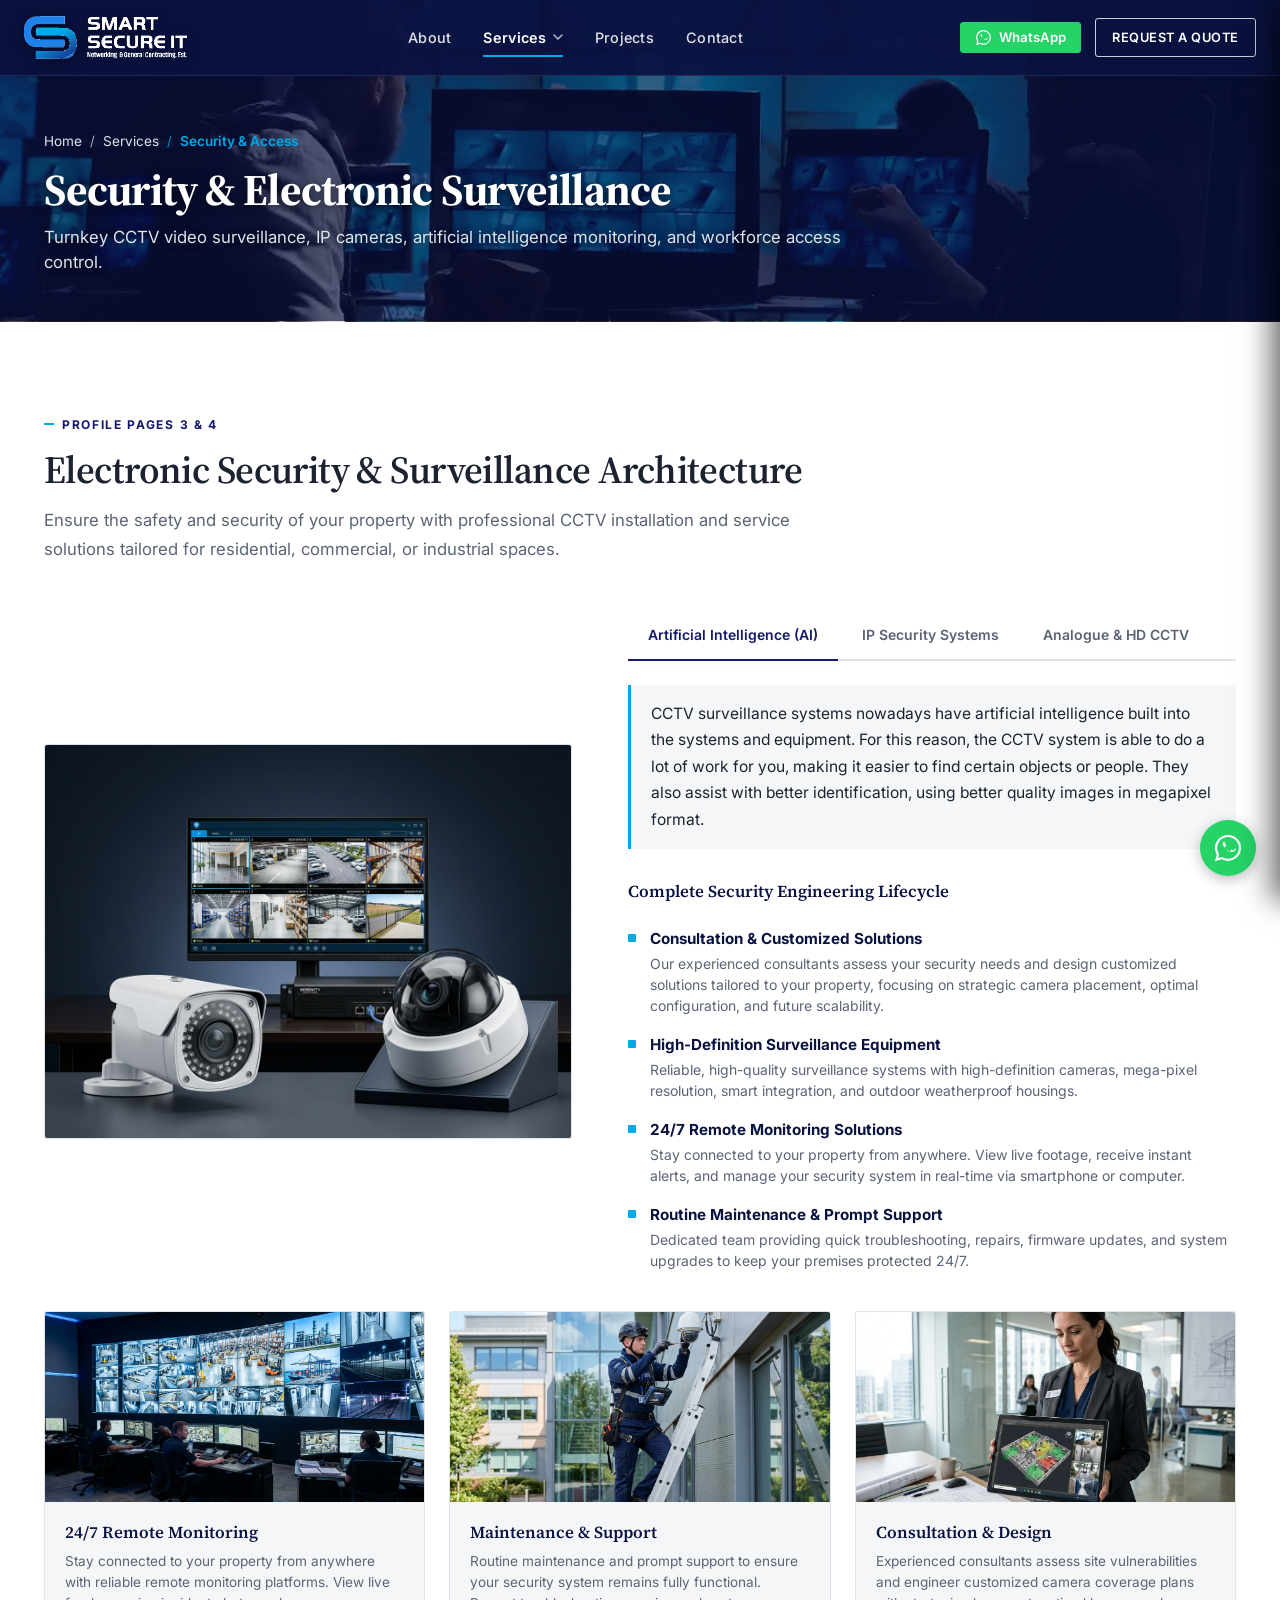
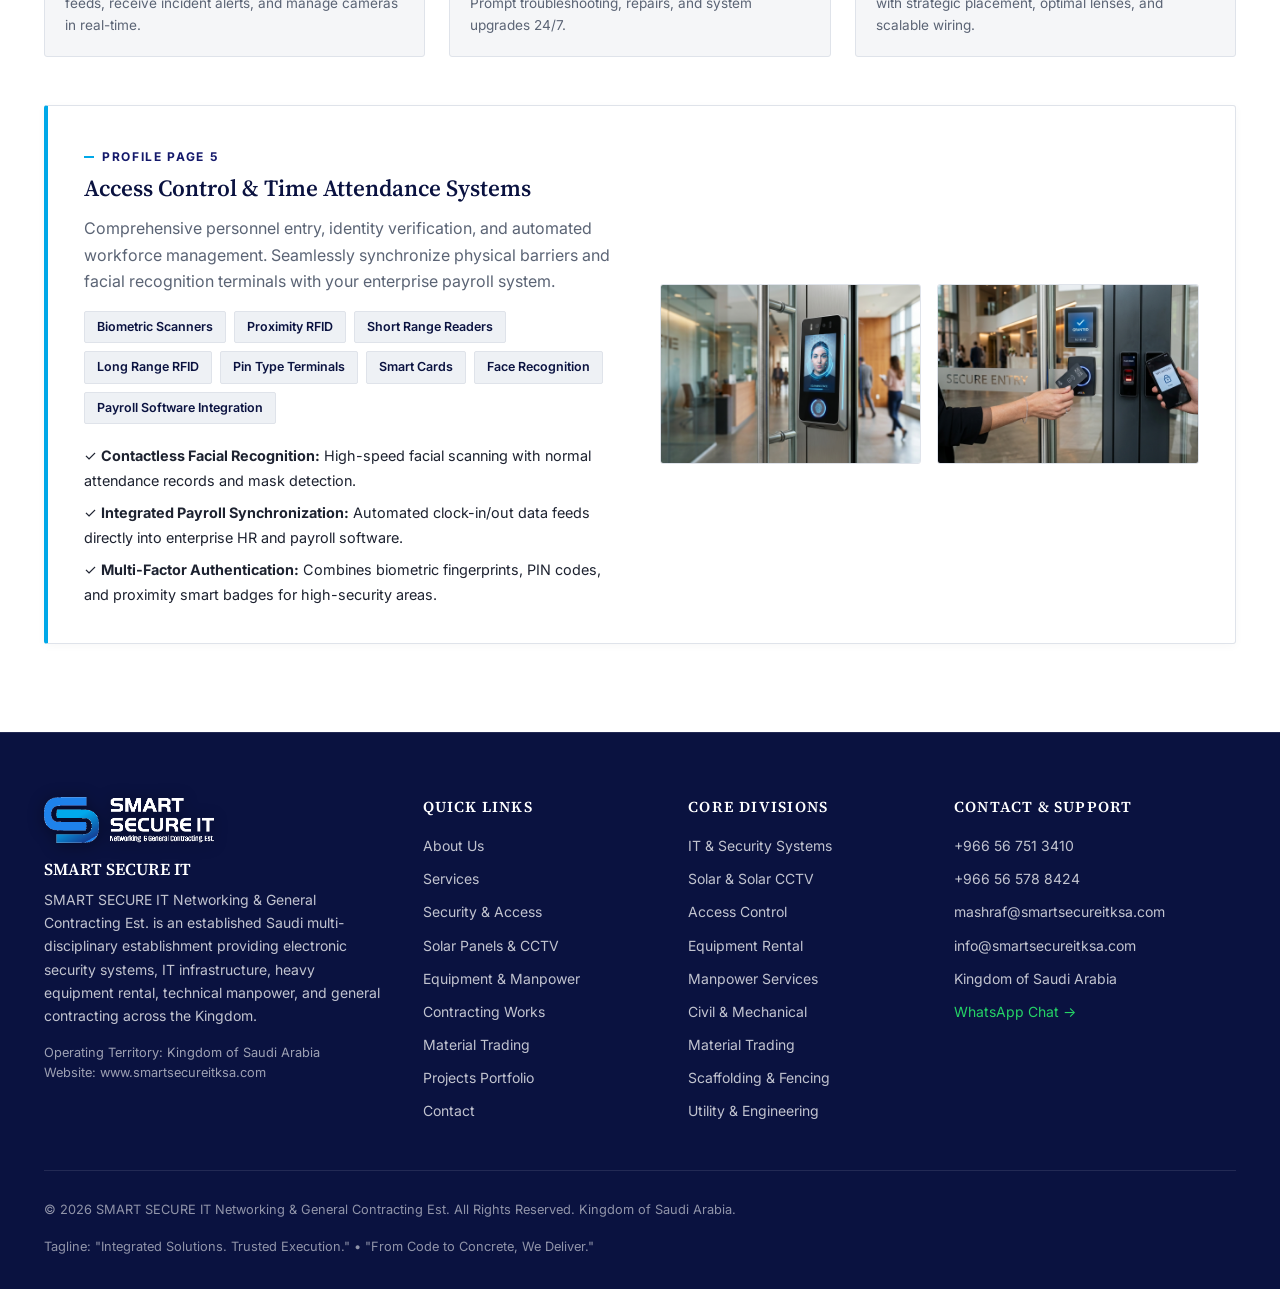
<file: services/security-systems/index.html>
<!DOCTYPE html>
<html lang="en" dir="ltr">
<head>
    <meta charset="UTF-8">
    <meta name="viewport" content="width=device-width, initial-scale=1.0">
    <title>Security & Electronic Surveillance Systems | SMART SECURE IT</title>
    <meta name="description" content="Enterprise CCTV installation, IP video surveillance, AI analytics, and biometric access control systems in Saudi Arabia by SMART SECURE IT.">
    <link rel="canonical" href="https://www.smartsecureitksa.com/services/security-systems/">

    <!-- Open Graph / Social Tags -->
    <meta property="og:type" content="website">
    <meta property="og:url" content="https://www.smartsecureitksa.com/services/security-systems/">
    <meta property="og:title" content="Security & Electronic Surveillance Systems | SMART SECURE IT">
    <meta property="og:description" content="Enterprise CCTV installation, IP video surveillance, AI analytics, and biometric access control systems in Saudi Arabia by SMART SECURE IT.">
    <meta property="og:image" content="https://www.smartsecureitksa.com/assets/logo.png">

    <!-- Twitter Card -->
    <meta name="twitter:card" content="summary_large_image">
    <meta name="twitter:title" content="Security & Electronic Surveillance Systems | SMART SECURE IT">
    <meta name="twitter:description" content="Enterprise CCTV installation, IP video surveillance, AI analytics, and biometric access control systems in Saudi Arabia by SMART SECURE IT.">
    <meta name="twitter:image" content="https://www.smartsecureitksa.com/assets/logo.png">

    <!-- Browser Favicons -->
    <link rel="icon" type="image/x-icon" href="/favicon.ico">
    <link rel="icon" type="image/png" sizes="32x32" href="/favicon.png">

    <!-- Performance Optimizations -->
    <link rel="preconnect" href="https://fonts.googleapis.com">
    <link rel="preconnect" href="https://fonts.gstatic.com" crossorigin>
    <link href="https://fonts.googleapis.com/css2?family=Inter:wght@400;500;600;700&family=Source+Serif+4:ital,opsz,wght@0,8..60,600;0,8..60,700;1,8..60,600&display=swap" rel="stylesheet">

    <!-- Stylesheet -->
    <link rel="stylesheet" href="/css/styles.css?v=2.8">
</head>
<body id="top">
    <!-- Accessibility Skip Link -->
    <a href="#main-content" class="skip-link">Skip to main content</a>

    <!-- ================= 1. HEADER ================= -->
    <header class="site-header" id="top">
        <div class="container header-inner">
            <a href="/" class="brand-link" aria-label="SMART SECURE IT Home">
                <img src="/assets/logo.png" alt="SMART SECURE IT" class="brand-logo" onerror="this.style.display='none'">
                <span class="brand-fallback">SMART SECURE IT</span>
            </a>

            <!-- Desktop Navigation -->
            <nav class="nav-desktop" aria-label="Primary Navigation">
                <a href="/about/" class="nav-link ">About</a>
                <div class="nav-item-dropdown" id="navServicesDropdown">
                    <a href="/services/" class="nav-link nav-dropdown-trigger active" id="servicesMenuBtn" aria-haspopup="true" aria-expanded="false">
                        <span>Services</span>
                        <svg class="dropdown-chevron" viewBox="0 0 10 6" width="10" height="6" aria-hidden="true">
                            <path d="M1 1L5 5L9 1" stroke="currentColor" stroke-width="1.6" stroke-linecap="round" stroke-linejoin="round" fill="none"/>
                        </svg>
                    </a>
                    <div class="nav-dropdown-menu" role="menu" aria-labelledby="servicesMenuBtn">
                        <div class="dropdown-menu-inner">
                            <a href="/services/" class="dropdown-banner-card" role="menuitem">
                                <div class="banner-card-content">
                                    <span class="banner-badge">Turnkey Capabilities</span>
                                    <span class="banner-title">All Services Overview</span>
                                    <span class="banner-desc">Comprehensive engineering, equipment &amp; contracting solutions across KSA</span>
                                </div>
                                <span class="banner-arrow" aria-hidden="true">
                                    <svg viewBox="0 0 16 16" width="16" height="16" fill="currentColor"><path d="M8.22 2.97a.75.75 0 0 1 1.06 0l4.25 4.25a.75.75 0 0 1 0 1.06l-4.25 4.25a.75.75 0 0 1-1.06-1.06l2.97-2.97H2.75a.75.75 0 0 1 0-1.5h8.44L8.22 4.03a.75.75 0 0 1 0-1.06z"/></svg>
                                </span>
                            </a>
                            <div class="dropdown-grid">
                                <a href="/services/security-systems/" class="dropdown-grid-item" role="menuitem">
                                    <div class="item-icon-wrap">
                                        <svg viewBox="0 0 24 24" class="item-svg" fill="none" stroke="currentColor" stroke-width="2"><path d="M12 22s8-4 8-10V5l-8-3-8 3v7c0 6 8 10 8 10z"/></svg>
                                    </div>
                                    <div class="item-text">
                                        <div class="item-title">Security &amp; Access</div>
                                        <div class="item-sub">CCTV, biometrics &amp; barrier systems</div>
                                    </div>
                                </a>
                                <a href="/services/solar-systems/" class="dropdown-grid-item" role="menuitem">
                                    <div class="item-icon-wrap">
                                        <svg viewBox="0 0 24 24" class="item-svg" fill="none" stroke="currentColor" stroke-width="2"><circle cx="12" cy="12" r="5"/><line x1="12" y1="1" x2="12" y2="3"/><line x1="12" y1="21" x2="12" y2="23"/><line x1="4.22" y1="4.22" x2="5.64" y2="5.64"/><line x1="18.36" y1="18.36" x2="19.78" y2="19.78"/><line x1="1" y1="12" x2="3" y2="12"/><line x1="21" y1="12" x2="23" y2="12"/><line x1="4.22" y1="19.78" x2="5.64" y2="18.36"/><line x1="18.36" y1="5.64" x2="19.78" y2="4.22"/></svg>
                                    </div>
                                    <div class="item-text">
                                        <div class="item-title">Solar &amp; Solar CCTV</div>
                                        <div class="item-sub">PV panels &amp; off-grid surveillance</div>
                                    </div>
                                </a>
                                <a href="/services/equipment-manpower/" class="dropdown-grid-item" role="menuitem">
                                    <div class="item-icon-wrap">
                                        <svg viewBox="0 0 24 24" class="item-svg" fill="none" stroke="currentColor" stroke-width="2"><rect x="1" y="3" width="15" height="13"/><polygon points="16 8 20 8 23 11 23 16 16 16 16 8"/><circle cx="5.5" cy="18.5" r="2.5"/><circle cx="18.5" cy="18.5" r="2.5"/></svg>
                                    </div>
                                    <div class="item-text">
                                        <div class="item-title">Equipment &amp; Manpower</div>
                                        <div class="item-sub">Heavy fleet rental &amp; certified crew</div>
                                    </div>
                                </a>
                                <a href="/services/mechanical-civil/" class="dropdown-grid-item" role="menuitem">
                                    <div class="item-icon-wrap">
                                        <svg viewBox="0 0 24 24" class="item-svg" fill="none" stroke="currentColor" stroke-width="2"><path d="M3 21h18M5 21V7l8-4v18M13 11l6 3v7"/></svg>
                                    </div>
                                    <div class="item-text">
                                        <div class="item-title">General Contracting</div>
                                        <div class="item-sub">Civil, structural, piping &amp; MEP</div>
                                    </div>
                                </a>
                                <a href="/services/contracting-works/" class="dropdown-grid-item" role="menuitem">
                                    <div class="item-icon-wrap">
                                        <svg viewBox="0 0 24 24" class="item-svg" fill="none" stroke="currentColor" stroke-width="2"><rect x="3" y="3" width="18" height="18" rx="2"/><path d="M3 9h18M3 15h18M9 3v18M15 3v18"/></svg>
                                    </div>
                                    <div class="item-text">
                                        <div class="item-title">Scaffolding &amp; Fencing</div>
                                        <div class="item-sub">Aramco staging &amp; perimeter security</div>
                                    </div>
                                </a>
                                <a href="/services/materials/" class="dropdown-grid-item" role="menuitem">
                                    <div class="item-icon-wrap">
                                        <svg viewBox="0 0 24 24" class="item-svg" fill="none" stroke="currentColor" stroke-width="2"><path d="M21 16V8a2 2 0 0 0-1-1.73l-7-4a2 2 0 0 0-2 0l-7 4A2 2 0 0 0 3 8v8a2 2 0 0 0 1 1.73l7 4a2 2 0 0 0 2 0l7-4A2 2 0 0 0 21 16z"/><polyline points="3.27 6.96 12 12.01 20.73 6.96"/><line x1="12" y1="22.08" x2="12" y2="12"/></svg>
                                    </div>
                                    <div class="item-text">
                                        <div class="item-title">Material Trading</div>
                                        <div class="item-sub">Industrial supplies &amp; hardware</div>
                                    </div>
                                </a>
                                <a href="/services/utility-engineering/" class="dropdown-grid-item" role="menuitem">
                                    <div class="item-icon-wrap">
                                        <svg viewBox="0 0 24 24" class="item-svg" fill="none" stroke="currentColor" stroke-width="2"><circle cx="12" cy="12" r="3"/><path d="M19.4 15a1.65 1.65 0 0 0 .33 1.82l.06.06a2 2 0 0 1 0 2.83 2 2 0 0 1-2.83 0l-.06-.06a1.65 1.65 0 0 0-1.82-.33 1.65 1.65 0 0 0-1 1.51V21a2 2 0 0 1-2 2 2 2 0 0 1-2-2v-.09A1.65 1.65 0 0 0 9 19.4a1.65 1.65 0 0 0-1.82.33l-.06.06a2 2 0 0 1-2.83 0 2 2 0 0 1 0-2.83l.06-.06a1.65 1.65 0 0 0 .33-1.82 1.65 1.65 0 0 0-1.51-1H3a2 2 0 0 1-2-2 2 2 0 0 1 2-2h.09A1.65 1.65 0 0 0 4.6 9a1.65 1.65 0 0 0-.33-1.82l-.06-.06a2 2 0 0 1 0-2.83 2 2 0 0 1 2.83 0l.06.06a1.65 1.65 0 0 0 1.82.33H9a1.65 1.65 0 0 0 1-1.51V3a2 2 0 0 1 2-2 2 2 0 0 1 2 2v.09a1.65 1.65 0 0 0 1 1.51 1.65 1.65 0 0 0 1.82-.33l.06-.06a2 2 0 0 1 2.83 0 2 2 0 0 1 0 2.83l-.06.06a1.65 1.65 0 0 0-.33 1.82V9a1.65 1.65 0 0 0 1.51 1H21a2 2 0 0 1 2 2 2 2 0 0 1-2 2h-.09a1.65 1.65 0 0 0-1.51 1z"/></svg>
                                    </div>
                                    <div class="item-text">
                                        <div class="item-title">Utility &amp; Engineering</div>
                                        <div class="item-sub">Infrastructure &amp; technical support</div>
                                    </div>
                                </a>
                            </div>
                        </div>
                    </div>
                </div>
                <a href="/projects/" class="nav-link ">Projects</a>
                <a href="/contact/" class="nav-link ">Contact</a>
            </nav>

            <!-- Actions: WhatsApp & Quote Button -->
            <div class="header-actions">
                <a href="https://wa.me/966567513410?text=Hello%20Smart%20Secure%20IT%2C%20I%20would%20like%20to%20enquire%20about%20your%20services" 
                   target="_blank" 
                   rel="noopener" 
                   class="header-wa-btn" 
                   aria-label="Chat on WhatsApp" 
                   title="Chat on WhatsApp">
                    <svg viewBox="0 0 32 32" class="header-wa-icon" aria-hidden="true">
                        <path d="M16 2a13.9 13.9 0 00-12 20.9L2 30l7.3-1.9A13.9 13.9 0 1016 2zm0 25.5a11.6 11.6 0 01-5.9-1.6l-.4-.3-4.4 1.1 1.2-4.2-.3-.4a11.6 11.6 0 119.8 5.4zm6.4-8.6c-.3-.2-2.1-1-2.4-1.1-.3-.2-.6-.2-.8.2s-1 1.1-1.2 1.4-.4.3-.7.2a9.2 9.2 0 01-2.7-1.7 10.1 10.1 0 01-1.9-2.3c-.2-.4 0-.5.2-.7s.4-.4.6-.7.2-.4.3-.6 0-.4 0-.6-.8-2-1.1-2.7c-.3-.7-.6-.6-.8-.6h-.7a1.4 1.4 0 00-1 1 5.3 5.3 0 001.6 3.9 12.3 12.3 0 005.3 4.7c.8.3 1.5.5 2 .7a4.9 4.9 0 002.3.1 3.7 3.7 0 002.5-1.7 3 3 0 00.2-1.7c-.2-.2-.5-.3-.9-.5z"/>
                    </svg>
                    <span class="header-wa-text">WhatsApp</span>
                </a>
                <a href="/contact/" class="btn btn-outline-white btn-sm">Request a Quote</a>
                
                <!-- Mobile Hamburger Toggle -->
                <button type="button" class="hamburger-btn" id="hamburger-btn" aria-label="Toggle Navigation Menu" aria-expanded="false" aria-controls="mobile-drawer">
                    <span></span>
                    <span></span>
                    <span></span>
                </button>
            </div>
        </div>
    </header>

    <!-- Mobile Navigation Drawer -->
    <div class="drawer-backdrop" id="drawer-backdrop"></div>
    <div class="mobile-drawer" id="mobile-drawer" role="dialog" aria-modal="true" aria-label="Mobile Navigation Menu">
        <div class="mobile-drawer-header">
            <span class="brand-fallback" style="display:block;">SMART SECURE IT</span>
            <button type="button" class="btn-sm" id="drawer-close-btn" aria-label="Close Menu" style="color:var(--white); font-size:1.5rem; line-height:1;">&times;</button>
        </div>
        <a href="https://wa.me/966567513410?text=Hello%20Smart%20Secure%20IT%2C%20I%20would%20like%20to%20enquire%20about%20your%20services" 
           target="_blank" 
           rel="noopener" 
           class="btn btn-whatsapp" 
           style="width:100%; text-align:center; justify-content:center; gap:8px;"
           title="Chat on WhatsApp"
           aria-label="Chat on WhatsApp">
            Chat on WhatsApp
        </a>
        <div class="mobile-nav-links">
            <a href="/about/" class="nav-link ">About Us</a>
            <a href="/services/" class="nav-link active">Our Services</a>
            <a href="/services/security-systems/" class="nav-link active" style="color:var(--blue-500); font-weight:600;">&bull; Security &amp; Access</a>
            <a href="/services/solar-systems/" class="nav-link">&bull; Solar Panels &amp; CCTV</a>
            <a href="/services/equipment-manpower/" class="nav-link">&bull; Equipment &amp; Manpower</a>
            <a href="/services/mechanical-civil/" class="nav-link">&bull; Mechanical &amp; Civil</a>
            <a href="/services/contracting-works/" class="nav-link">&bull; Scaffolding &amp; Fencing</a>
            <a href="/services/materials/" class="nav-link">&bull; Material Trading</a>
            <a href="/services/utility-engineering/" class="nav-link">&bull; Utility &amp; Engineering</a>
            <a href="/projects/" class="nav-link ">Projects Portfolio</a>
            <a href="/contact/" class="nav-link ">Contact</a>
        </div>
        <a href="/contact/" class="btn btn-primary" style="width:100%; text-align:center;">Request a Quote</a>
    </div>

    <!-- Title Banner -->
    <section class="page-title-banner security-banner-bg" style="background-image: url('/assets/img/security-banner-poster.jpg?v=3'); background-size: cover; background-position: center;">
        <video class="page-banner-video" autoplay muted loop playsinline preload="auto" aria-hidden="true" tabindex="-1" poster="/assets/img/security-banner-poster.jpg?v=3">
            <source src="/assets/video/security-banner-mobile.mp4?v=3" type="video/mp4" media="(max-width: 640px)">
            <source src="/assets/video/security-banner-mobile.webm?v=3" type="video/webm" media="(max-width: 640px)">
            <source src="/assets/video/security-banner.mp4?v=3" type="video/mp4">
            <source src="/assets/video/security-banner.webm?v=3" type="video/webm">
        </video>
        <div class="page-banner-overlay" aria-hidden="true"></div>
        <div class="container">
            <nav class="breadcrumb-nav" aria-label="Breadcrumb">
                <ol class="breadcrumb-list">
                    <li class="breadcrumb-item"><a href="/">Home</a></li><li class="breadcrumb-item"><a href="/services/">Services</a></li><li class="breadcrumb-item active" aria-current="page">Security & Access</li>
                </ol>
            </nav>
            <h1 class="page-banner-title">Security & Electronic Surveillance</h1>
            <p class="page-banner-intro">Turnkey CCTV video surveillance, IP cameras, artificial intelligence monitoring, and workforce access control.</p>
        </div>
    </section>

    <!-- Main Content Container -->
    <main id="main-content">
<section class="section" id="security-systems">
            <div class="container">
                <div class="section-header reveal-on-scroll">
                    <span class="section-label">Profile Pages 3 &amp; 4</span>
                    <h2>Electronic Security &amp; Surveillance Architecture</h2>
                    <p class="section-subheading">Ensure the safety and security of your property with professional CCTV installation and service solutions tailored for residential, commercial, or industrial spaces.</p>
                </div>

                <div class="security-feature-grid reveal-on-scroll">
                    <!-- Photo Left: Profile CCTV System -->
                    <div class="sec-photo-wrapper">
                        <img src="/assets/img/profile/cctv_main_camera.jpg" alt="Commercial CCTV Security System Installation" class="sec-photo" loading="lazy">
                    </div>

                    <!-- Right Column: Interactive Tabs & Checklist -->
                    <div class="sec-details-col">
                        <!-- Technology Tabs -->
                        <div class="sec-tabs-nav" role="tablist" aria-label="Security System Technologies">
                            <button type="button" class="sec-tab-btn active" data-tab="tab-ai" role="tab" aria-selected="true" id="btn-tab-ai">Artificial Intelligence (AI)</button>
                            <button type="button" class="sec-tab-btn" data-tab="tab-ip" role="tab" aria-selected="false" id="btn-tab-ip">IP Security Systems</button>
                            <button type="button" class="sec-tab-btn" data-tab="tab-analogue" role="tab" aria-selected="false" id="btn-tab-analogue">Analogue &amp; HD CCTV</button>
                        </div>

                        <!-- Tab Panels (Exact Copy from Profile Page 3) -->
                        <div class="sec-tab-content-panel active" id="tab-ai" role="tabpanel" aria-labelledby="btn-tab-ai">
                            CCTV surveillance systems nowadays have artificial intelligence built into the systems and equipment. For this reason, the CCTV system is able to do a lot of work for you, making it easier to find certain objects or people. They also assist with better identification, using better quality images in megapixel format.
                        </div>
                        <div class="sec-tab-content-panel" id="tab-ip" role="tabpanel" aria-labelledby="btn-tab-ip">
                            IP security systems is the way of the future. With an IP security system in place, it opens a whole lot of doors for client security architecture, delivering multi-megapixel clarity, network routing, and scalable integration.
                        </div>
                        <div class="sec-tab-content-panel" id="tab-analogue" role="tabpanel" aria-labelledby="btn-tab-analogue">
                            Analogue or High Definition (HD) CCTV systems represent the most cost-effective option when it comes to the security industry, providing proven baseline perimeter protection with stable coaxial architecture.
                        </div>

                        <!-- Checklist (Exact from Profile Pages 3 & 4) -->
                        <div class="sec-checklist">
                            <h4 style="color:var(--navy-900); margin-bottom: 8px;">Complete Security Engineering Lifecycle</h4>
                            
                            <div class="sec-check-item">
                                <span class="check-bullet"></span>
                                <div class="check-content">
                                    <strong>Consultation &amp; Customized Solutions</strong>
                                    <p>Our experienced consultants assess your security needs and design customized solutions tailored to your property, focusing on strategic camera placement, optimal configuration, and future scalability.</p>
                                </div>
                            </div>

                            <div class="sec-check-item">
                                <span class="check-bullet"></span>
                                <div class="check-content">
                                    <strong>High-Definition Surveillance Equipment</strong>
                                    <p>Reliable, high-quality surveillance systems with high-definition cameras, mega-pixel resolution, smart integration, and outdoor weatherproof housings.</p>
                                </div>
                            </div>

                            <div class="sec-check-item">
                                <span class="check-bullet"></span>
                                <div class="check-content">
                                    <strong>24/7 Remote Monitoring Solutions</strong>
                                    <p>Stay connected to your property from anywhere. View live footage, receive instant alerts, and manage your security system in real-time via smartphone or computer.</p>
                                </div>
                            </div>

                            <div class="sec-check-item">
                                <span class="check-bullet"></span>
                                <div class="check-content">
                                    <strong>Routine Maintenance &amp; Prompt Support</strong>
                                    <p>Dedicated team providing quick troubleshooting, repairs, firmware updates, and system upgrades to keep your premises protected 24/7.</p>
                                </div>
                            </div>
                        </div>
                    </div>
                </div>

                <!-- 3 Pillars Row with Real Photos (Profile Page 4) -->
                <div class="sec-pillars-grid reveal-on-scroll">
                    <div class="sec-pillar-card">
                        <img src="/assets/img/profile/remote_monitoring_center.jpg" alt="24/7 Remote Monitoring Control Room" class="sec-pillar-img" loading="lazy">
                        <div class="sec-pillar-content">
                            <h4 class="sec-pillar-title">24/7 Remote Monitoring</h4>
                            <p class="sec-pillar-desc">Stay connected to your property from anywhere with reliable remote monitoring platforms. View live feeds, receive incident alerts, and manage cameras in real-time.</p>
                        </div>
                    </div>

                    <div class="sec-pillar-card">
                        <img src="/assets/img/profile/maintenance_technician.jpg" alt="Certified Technician Maintenance" class="sec-pillar-img" loading="lazy">
                        <div class="sec-pillar-content">
                            <h4 class="sec-pillar-title">Maintenance &amp; Support</h4>
                            <p class="sec-pillar-desc">Routine maintenance and prompt support to ensure your security system remains fully functional. Prompt troubleshooting, repairs, and system upgrades 24/7.</p>
                        </div>
                    </div>

                    <div class="sec-pillar-card">
                        <img src="/assets/img/profile/consultation_mobile_view.jpg" alt="Security Consultation &amp; System Design" class="sec-pillar-img" loading="lazy">
                        <div class="sec-pillar-content">
                            <h4 class="sec-pillar-title">Consultation &amp; Design</h4>
                            <p class="sec-pillar-desc">Experienced consultants assess site vulnerabilities and engineer customized camera coverage plans with strategic placement, optimal lenses, and scalable wiring.</p>
                        </div>
                    </div>
                </div>

                <!-- ================= ACCESS CONTROL & TIME ATTENDANCE (PROFILE PAGE 5) ================= -->
                <div class="access-control-block reveal-on-scroll">
                    <div class="access-control-grid">
                        <div>
                            <span class="section-label" style="margin-bottom:8px;">Profile Page 5</span>
                            <h3 style="color:var(--navy-900); margin-bottom: 12px;">Access Control &amp; Time Attendance Systems</h3>
                            <p style="color:var(--muted); line-height:1.65; margin-bottom:16px;">
                                Comprehensive personnel entry, identity verification, and automated workforce management. Seamlessly synchronize physical barriers and facial recognition terminals with your enterprise payroll system.
                            </p>
                            
                            <div class="access-badges-wrap">
                                <span class="access-badge">Biometric Scanners</span>
                                <span class="access-badge">Proximity RFID</span>
                                <span class="access-badge">Short Range Readers</span>
                                <span class="access-badge">Long Range RFID</span>
                                <span class="access-badge">Pin Type Terminals</span>
                                <span class="access-badge">Smart Cards</span>
                                <span class="access-badge">Face Recognition</span>
                                <span class="access-badge">Payroll Software Integration</span>
                            </div>

                            <ul style="color:var(--ink); font-size:0.9rem; line-height:1.7; display:flex; flex-direction:column; gap:8px;">
                                <li>&#10003; <strong>Contactless Facial Recognition:</strong> High-speed facial scanning with normal attendance records and mask detection.</li>
                                <li>&#10003; <strong>Integrated Payroll Synchronization:</strong> Automated clock-in/out data feeds directly into enterprise HR and payroll software.</li>
                                <li>&#10003; <strong>Multi-Factor Authentication:</strong> Combines biometric fingerprints, PIN codes, and proximity smart badges for high-security areas.</li>
                            </ul>
                        </div>

                        <div class="access-images-pair">
                            <img src="/assets/img/profile/biometric_access_terminals.jpg" alt="Biometric &amp; Facial Recognition Access Terminal" loading="lazy">
                            <img src="/assets/img/profile/door_access_methods.jpg" alt="Fingerprint, Mobile NFC &amp; Smart Card Entry Solutions" loading="lazy">
                        </div>
                    </div>
                </div>
            </div>
        </section>
    </main>

    <!-- ================= 15. FOOTER ================= -->
    <footer class="site-footer">
        <div class="container">
            <div class="footer-top-grid">
                <!-- Col 1: Brand & Description -->
                <div>
                    <img src="/assets/logo.png" alt="SMART SECURE IT" class="footer-logo" onerror="this.style.display='none'">
                    <h4 style="color:var(--white); margin-bottom: 8px;">SMART SECURE IT</h4>
                    <p class="footer-desc">SMART SECURE IT Networking &amp; General Contracting Est. is an established Saudi multi-disciplinary establishment providing electronic security systems, IT infrastructure, heavy equipment rental, technical manpower, and general contracting across the Kingdom.</p>
                    <div class="footer-meta-legal">
                        <div>Operating Territory: Kingdom of Saudi Arabia</div>
                        <div>Website: www.smartsecureitksa.com</div>
                    </div>
                </div>

                <!-- Col 2: Navigation Links -->
                <div>
                    <h5 class="footer-col-title">Quick Links</h5>
                    <div class="footer-nav-list">
                        <a href="/about/" class="footer-nav-link">About Us</a>
                        <a href="/services/" class="footer-nav-link">Services</a>
                        <a href="/services/security-systems/" class="footer-nav-link">Security &amp; Access</a>
                        <a href="/services/solar-systems/" class="footer-nav-link">Solar Panels &amp; CCTV</a>
                        <a href="/services/equipment-manpower/" class="footer-nav-link">Equipment &amp; Manpower</a>
                        <a href="/services/mechanical-civil/" class="footer-nav-link">Contracting Works</a>
                        <a href="/services/materials/" class="footer-nav-link">Material Trading</a>
                        <a href="/projects/" class="footer-nav-link">Projects Portfolio</a>
                        <a href="/contact/" class="footer-nav-link">Contact</a>
                    </div>
                </div>

                <!-- Col 3: Service Divisions -->
                <div>
                    <h5 class="footer-col-title">Core Divisions</h5>
                    <div class="footer-nav-list">
                        <a href="/services/security-systems/" class="footer-nav-link">IT &amp; Security Systems</a>
                        <a href="/services/solar-systems/" class="footer-nav-link">Solar &amp; Solar CCTV</a>
                        <a href="/services/security-systems/" class="footer-nav-link">Access Control</a>
                        <a href="/services/equipment-manpower/" class="footer-nav-link">Equipment Rental</a>
                        <a href="/services/equipment-manpower/" class="footer-nav-link">Manpower Services</a>
                        <a href="/services/mechanical-civil/" class="footer-nav-link">Civil &amp; Mechanical</a>
                        <a href="/services/materials/" class="footer-nav-link">Material Trading</a>
                        <a href="/services/contracting-works/" class="footer-nav-link">Scaffolding &amp; Fencing</a>
                        <a href="/services/utility-engineering/" class="footer-nav-link">Utility &amp; Engineering</a>
                    </div>
                </div>

                <!-- Col 4: Contact Summary -->
                <div>
                    <h5 class="footer-col-title">Contact &amp; Support</h5>
                    <div class="footer-nav-list">
                        <a href="tel:+966567513410" class="footer-nav-link" style="direction: ltr; display: inline-block;">+966 56 751 3410</a>
                        <a href="tel:+966565788424" class="footer-nav-link" style="direction: ltr; display: inline-block;">+966 56 578 8424</a>
                        <a href="mailto:mashraf@smartsecureitksa.com" class="footer-nav-link">mashraf@smartsecureitksa.com</a>
                        <a href="mailto:info@smartsecureitksa.com" class="footer-nav-link">info@smartsecureitksa.com</a>
                        <span class="footer-nav-link">Kingdom of Saudi Arabia</span>
                        <a href="https://wa.me/966567513410?text=Hello%20Smart%20Secure%20IT%2C%20I%20would%20like%20to%20enquire%20about%20your%20services" target="_blank" rel="noopener" class="footer-nav-link" style="color:var(--wa-green);" title="Chat on WhatsApp">WhatsApp Chat &rarr;</a>
                    </div>
                </div>
            </div>

            <!-- Bottom Copyright Bar -->
            <div class="footer-bottom-bar">
                <span>&copy; 2026 SMART SECURE IT Networking &amp; General Contracting Est. All Rights Reserved. Kingdom of Saudi Arabia.</span>
                <span>Tagline: "Integrated Solutions. Trusted Execution." &bull; "From Code to Concrete, We Deliver."</span>
            </div>
        </div>
    </footer>

    <!-- ================= SERVICE DETAILS MODAL (ACCESSIBLE DIALOG) ================= -->
    <div class="modal-overlay" id="service-modal" role="dialog" aria-modal="true" aria-labelledby="modal-service-title" aria-hidden="true" style="display: none;">
        <div class="modal-box">
            <button type="button" class="modal-close-icon" id="modal-close-icon" aria-label="Close details dialog">&times;</button>
            <h3 class="modal-title" id="modal-service-title">Service Details</h3>
            <p class="modal-body" id="modal-service-body"></p>
            <button type="button" class="btn btn-outline-navy btn-sm" id="modal-close-btn">Close</button>
        </div>
    </div>

    <!-- ================= WHATSAPP FIXED BUTTON (STRICT COMPLIANCE) ================= -->
    <a href="https://wa.me/966567513410?text=Hello%20Smart%20Secure%20IT%2C%20I%20would%20like%20to%20enquire%20about%20your%20services" 
       class="whatsapp-fixed-btn" 
       target="_blank" 
       rel="noopener" 
       aria-label="Chat on WhatsApp"
       title="Chat on WhatsApp">
        <svg viewBox="0 0 32 32" aria-hidden="true">
            <path d="M16 2a13.9 13.9 0 00-12 20.9L2 30l7.3-1.9A13.9 13.9 0 1016 2zm0 25.5a11.6 11.6 0 01-5.9-1.6l-.4-.3-4.4 1.1 1.2-4.2-.3-.4a11.6 11.6 0 119.8 5.4zm6.4-8.6c-.3-.2-2.1-1-2.4-1.1-.3-.2-.6-.2-.8.2s-1 1.1-1.2 1.4-.4.3-.7.2a9.2 9.2 0 01-2.7-1.7 10.1 10.1 0 01-1.9-2.3c-.2-.4 0-.5.2-.7s.4-.4.6-.7.2-.4.3-.6 0-.4 0-.6-.8-2-1.1-2.7c-.3-.7-.6-.6-.8-.6h-.7a1.4 1.4 0 00-1 1 5.3 5.3 0 001.6 3.9 12.3 12.3 0 005.3 4.7c.8.3 1.5.5 2 .7a4.9 4.9 0 002.3.1 3.7 3.7 0 002.5-1.7 3 3 0 00.2-1.7c-.2-.2-.5-.3-.9-.5z"/>
        </svg>
    </a>

    <!-- ================= WHATSAPP NUMBER PICKER MODAL ================= -->
    <div class="wa-picker-overlay" id="wa-picker-modal" role="dialog" aria-modal="true" aria-labelledby="wa-picker-title" style="display: none;">
        <div class="wa-picker-box">
            <button type="button" class="wa-picker-close" id="wa-picker-close-btn" aria-label="Close WhatsApp number selection">&times;</button>
            <div class="wa-picker-header">
                <div class="wa-picker-icon">
                    <svg viewBox="0 0 24 24" width="28" height="28" fill="currentColor">
                        <path d="M12.04 2C6.58 2 2.13 6.45 2.13 11.91C2.13 13.66 2.59 15.36 3.45 16.86L2.05 22L7.3 20.62C8.75 21.41 10.38 21.83 12.04 21.83C17.5 21.83 21.95 17.38 21.95 11.92C21.95 9.27 20.92 6.78 19.05 4.91C17.18 3.03 14.69 2 12.04 2M12.05 3.67C14.25 3.67 16.31 4.53 17.87 6.09C19.42 7.65 20.28 9.72 20.28 11.92C20.28 16.46 16.58 20.15 12.04 20.15C10.56 20.15 9.11 19.76 7.85 19L7.55 18.83L4.43 19.65L5.26 16.61L5.06 16.29C4.24 15 3.8 13.47 3.8 11.91C3.81 7.37 7.5 3.67 12.05 3.67M8.53 7.33C8.37 7.33 8.1 7.39 7.87 7.64C7.65 7.89 7.02 8.48 7.02 9.68C7.02 10.88 7.89 12.04 8.01 12.2C8.13 12.37 9.71 14.81 12.13 15.86C14.15 16.73 14.56 16.55 15.01 16.51C15.46 16.47 16.46 15.92 16.66 15.34C16.87 14.77 16.87 14.28 16.81 14.17C16.75 14.07 16.58 14.01 16.33 13.89C16.08 13.76 14.86 13.16 14.63 13.08C14.41 13 14.24 12.96 14.08 13.21C13.91 13.46 13.44 14.01 13.3 14.17C13.15 14.34 13.01 14.36 12.76 14.24C12.51 14.11 11.71 13.85 10.76 13C10.02 12.34 9.52 11.53 9.38 11.28C9.23 11.03 9.36 10.9 9.49 10.77C9.6 10.66 9.74 10.48 9.87 10.33C9.99 10.19 10.03 10.08 10.11 9.92C10.19 9.75 10.15 9.61 10.09 9.49C10.03 9.36 9.56 8.21 9.36 7.73C9.17 7.26 8.97 7.32 8.82 7.31C8.68 7.31 8.53 7.33 8.53 7.33Z"/>
                    </svg>
                </div>
                <div>
                    <h3 class="wa-picker-title" id="wa-picker-title">Connect on WhatsApp</h3>
                    <p class="wa-picker-subtitle">Select a number to start your chat:</p>
                </div>
            </div>
            <div class="wa-picker-options">
                <button type="button" class="wa-picker-option" data-number="966567513410" id="wa-opt-1">
                    <div class="wa-opt-avatar">1</div>
                    <div class="wa-opt-info">
                        <span class="wa-opt-phone" dir="ltr">+966 56 751 3410</span>
                    </div>
                    <svg class="wa-opt-arrow" viewBox="0 0 24 24" width="20" height="20" fill="none" stroke="currentColor" stroke-width="2">
                        <path d="M5 12h14M12 5l7 7-7 7"/>
                    </svg>
                </button>
                <button type="button" class="wa-picker-option" data-number="966565788424" id="wa-opt-2">
                    <div class="wa-opt-avatar">2</div>
                    <div class="wa-opt-info">
                        <span class="wa-opt-phone" dir="ltr">+966 56 578 8424</span>
                    </div>
                    <svg class="wa-opt-arrow" viewBox="0 0 24 24" width="20" height="20" fill="none" stroke="currentColor" stroke-width="2">
                        <path d="M5 12h14M12 5l7 7-7 7"/>
                    </svg>
                </button>
            </div>
            <div class="wa-picker-footer">
                <span>Official Verified Business Channels &bull; SMART SECURE IT KSA</span>
            </div>
        </div>
    </div>

    <!-- Scripts (Deferred Execution) -->
    <script src="/js/main.js?v=2.7" defer></script>
</body>
</html>
</file>
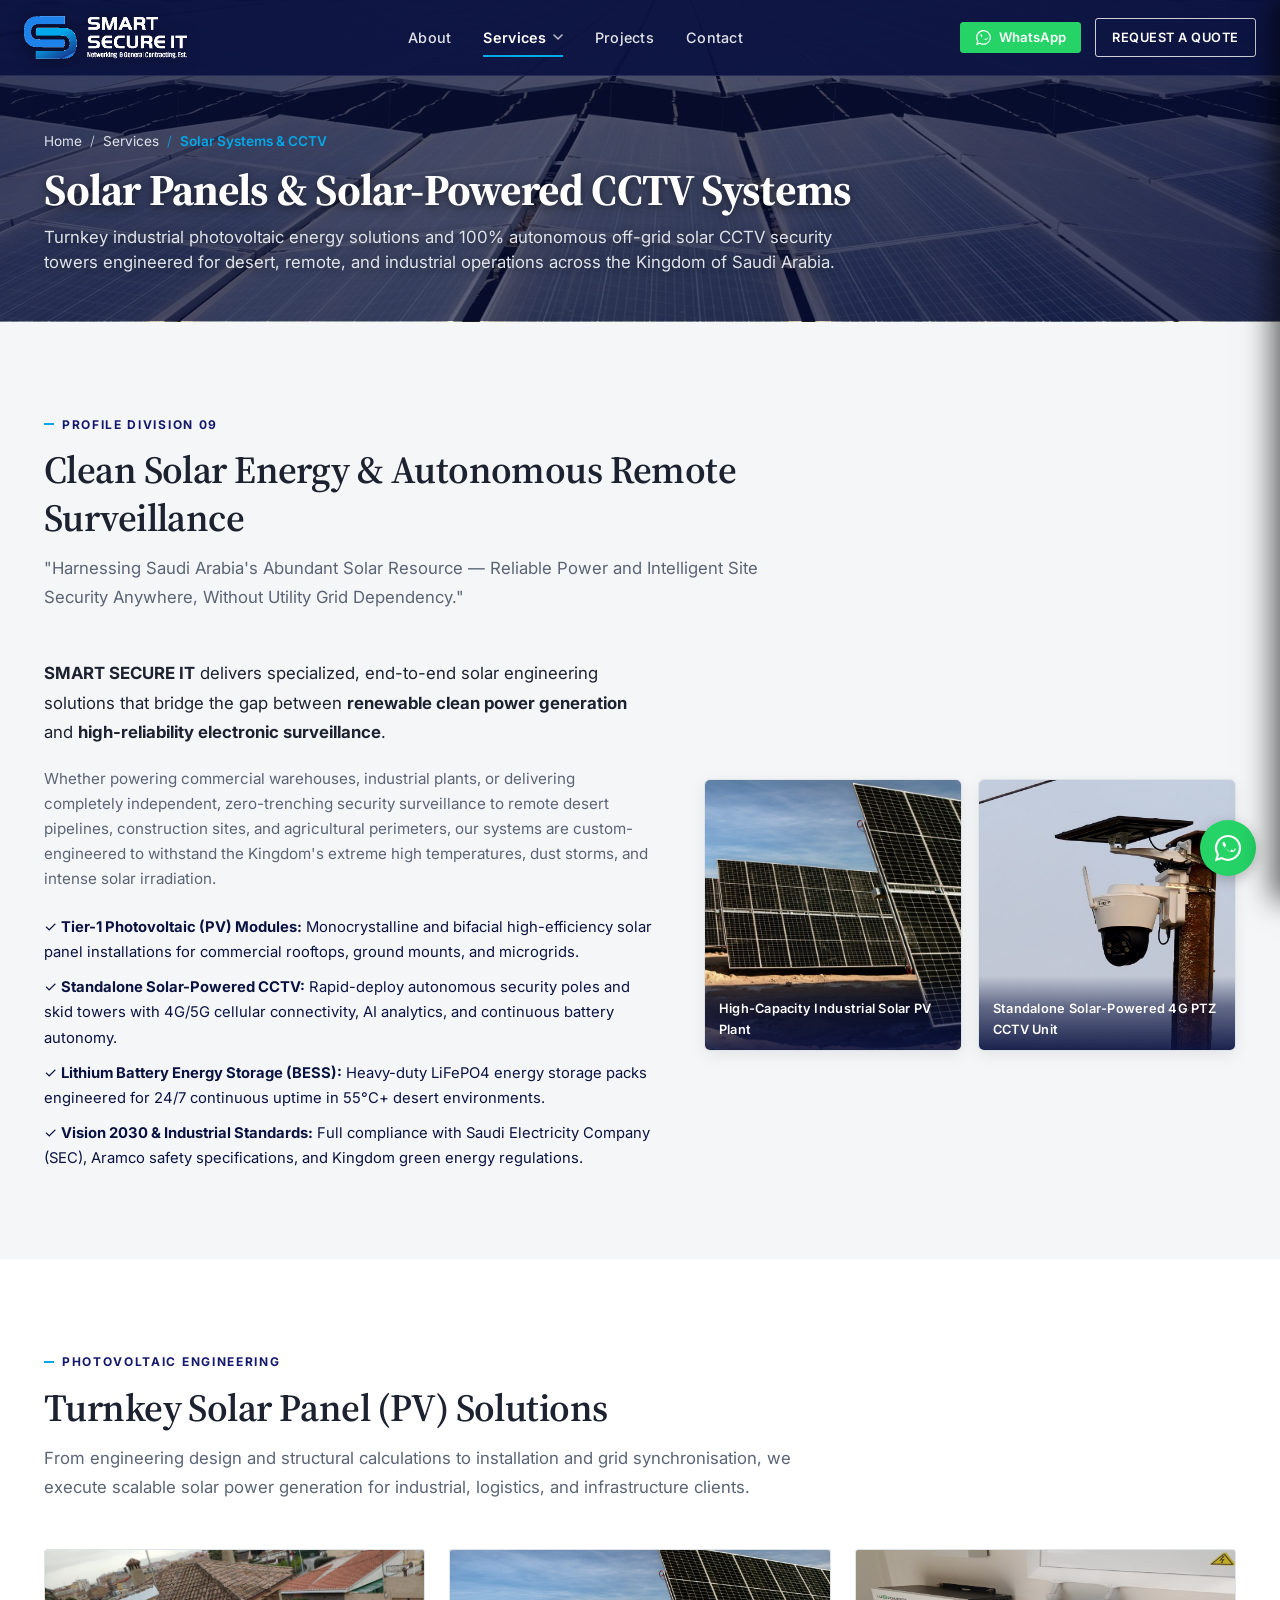
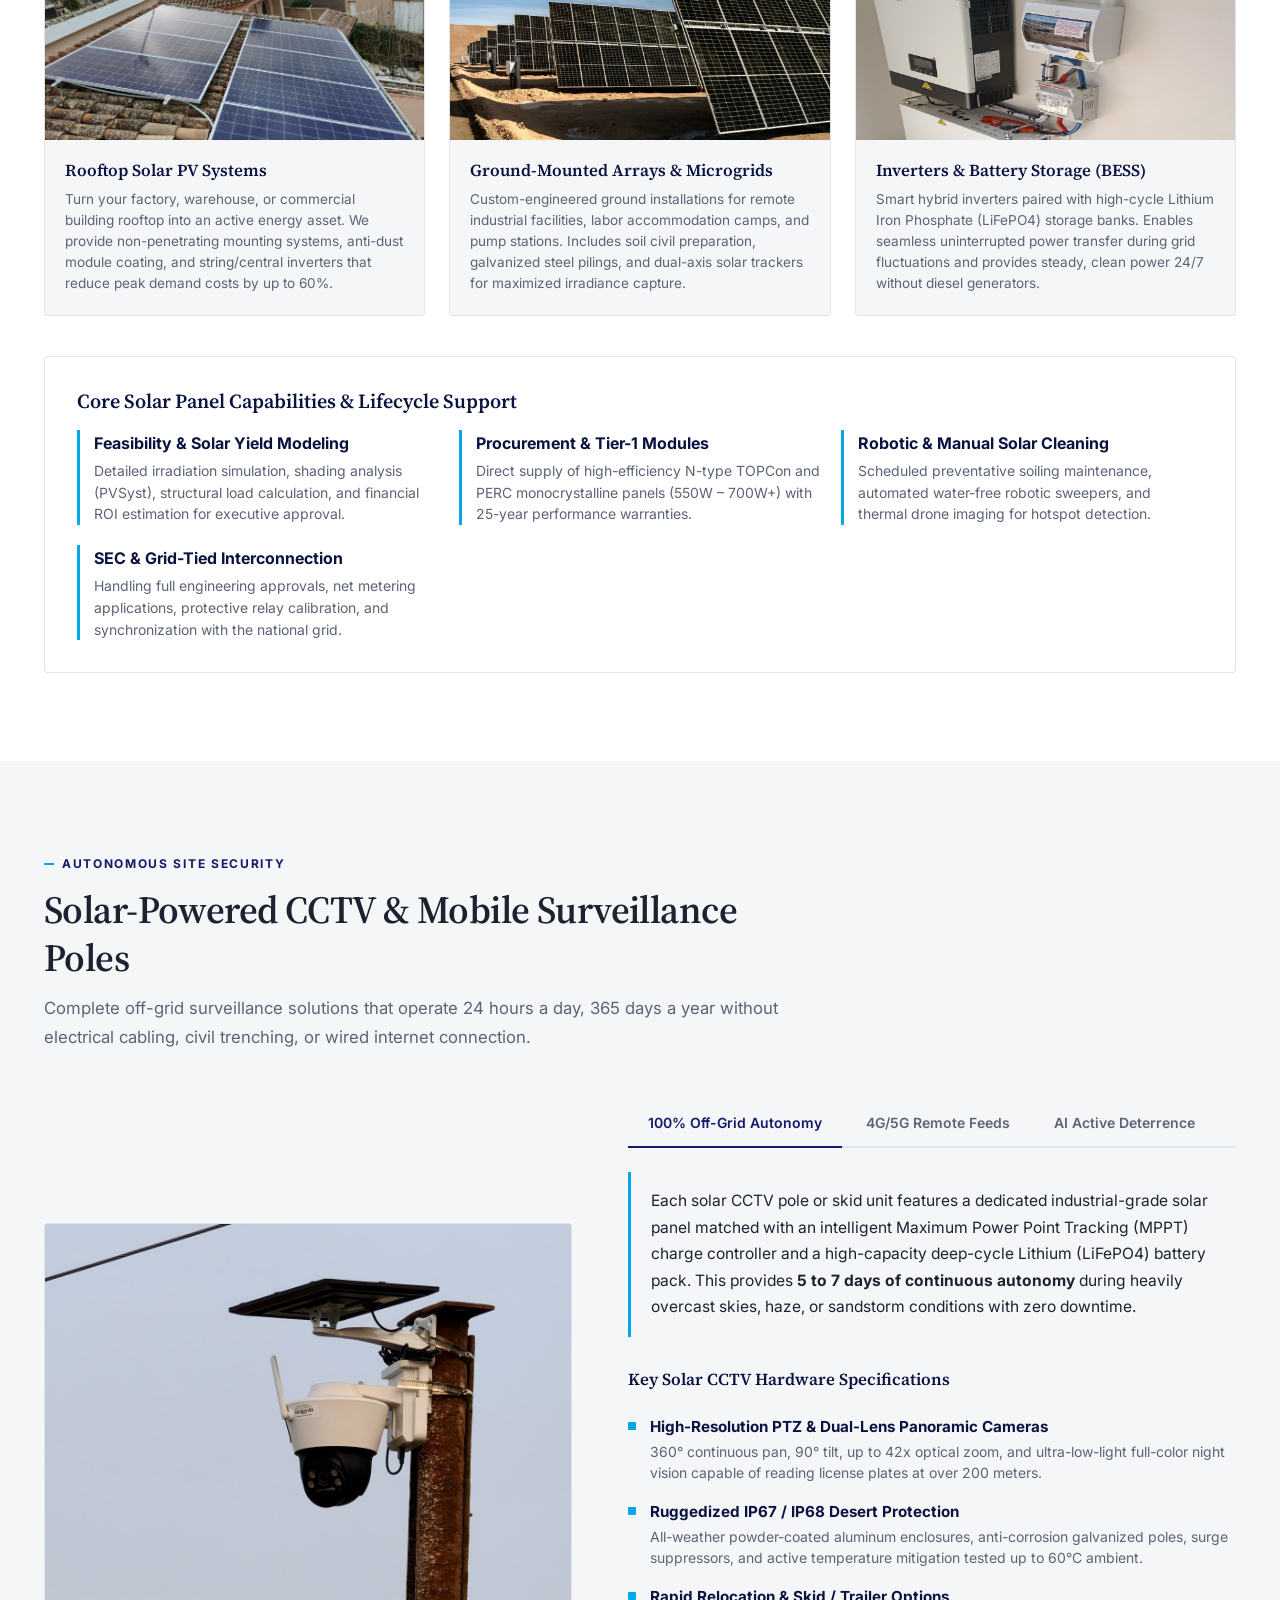
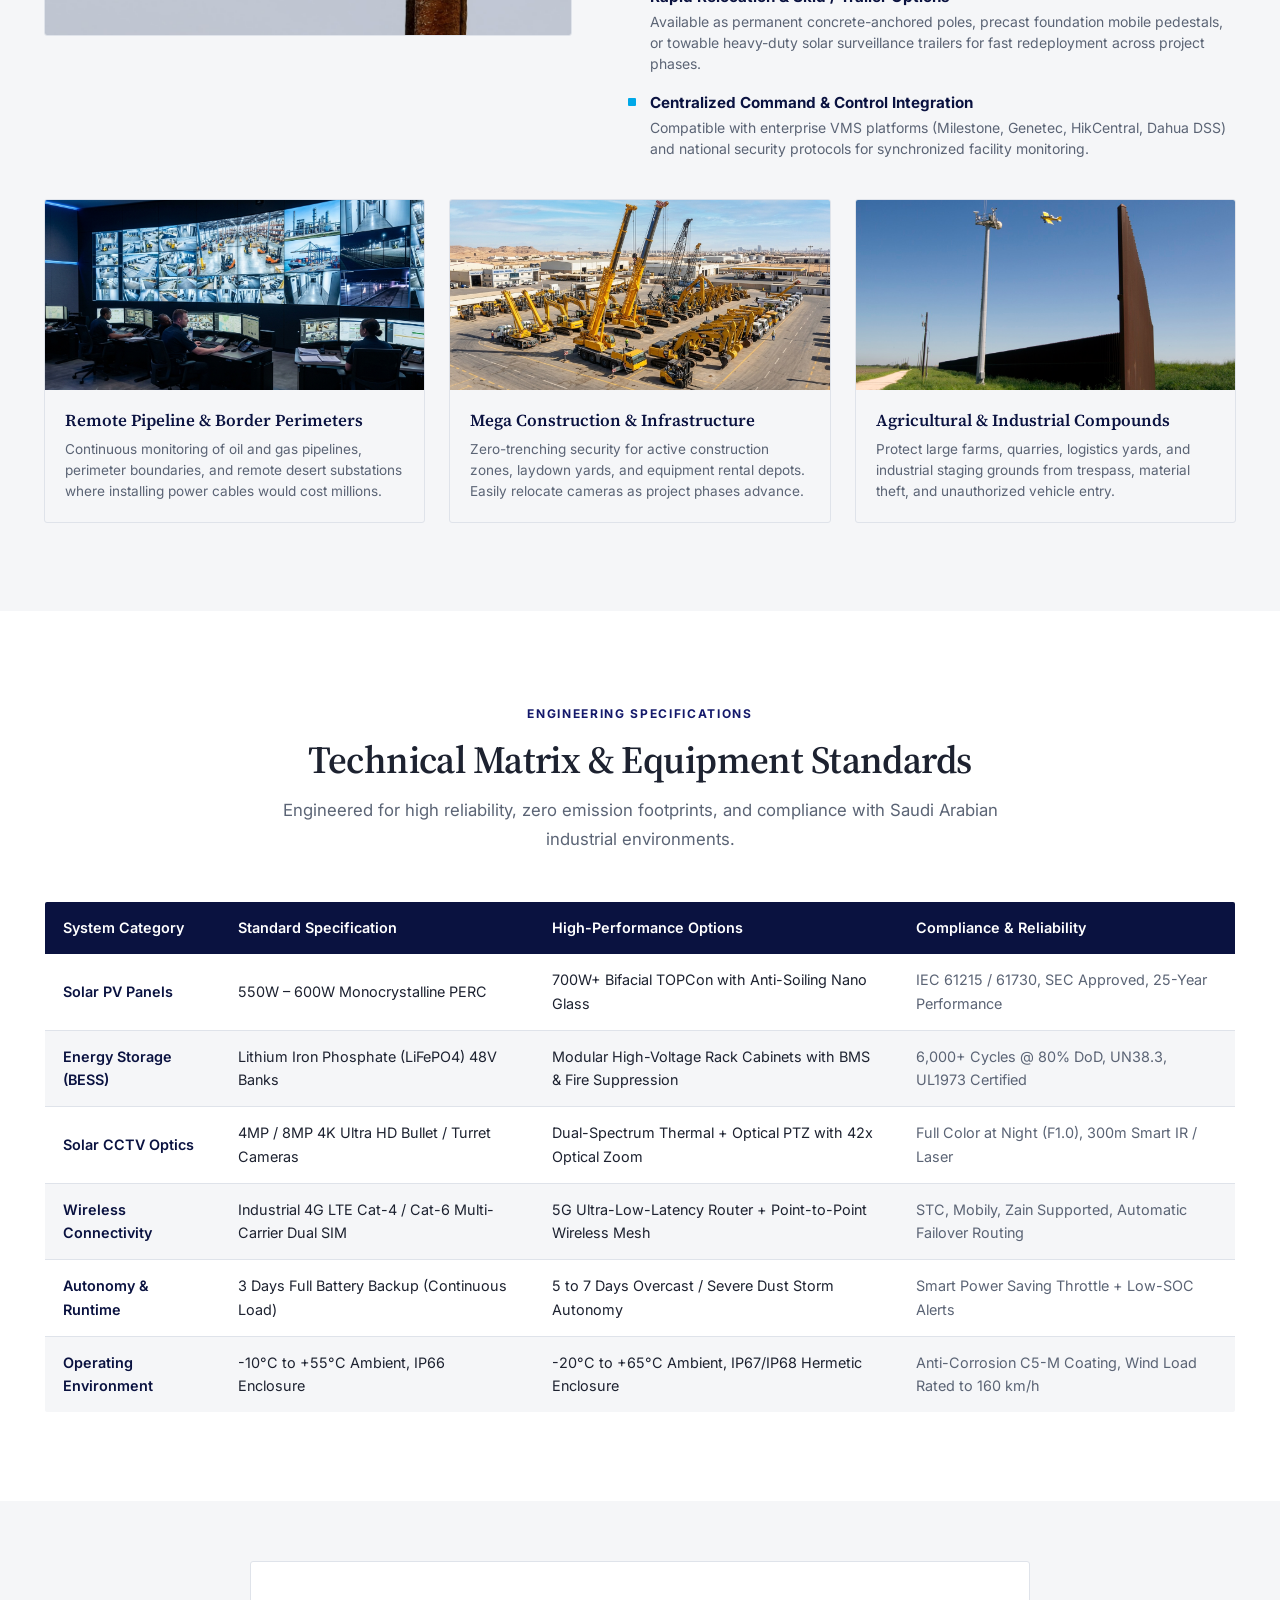
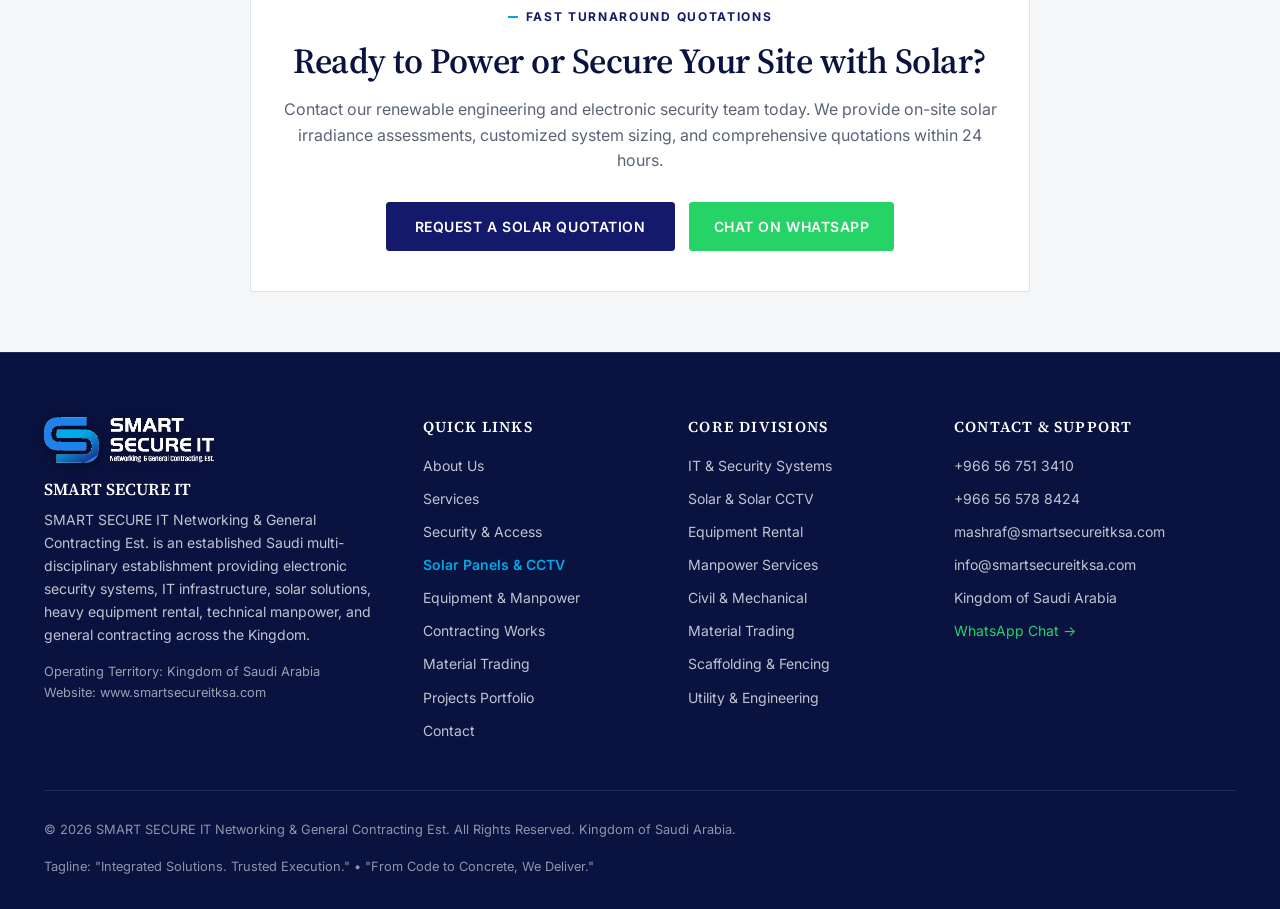
<file: services/solar-systems/index.html>
<!DOCTYPE html>
<html lang="en" dir="ltr">
<head>
    <meta charset="UTF-8">
    <meta name="viewport" content="width=device-width, initial-scale=1.0">
    <title>Solar Panels & Solar-Powered CCTV Systems | SMART SECURE IT</title>
    <meta name="description" content="Turnkey industrial solar panel engineering, rooftop photovoltaic arrays, battery storage, and 24/7 autonomous 4G solar-powered CCTV surveillance across Saudi Arabia.">
    <link rel="canonical" href="https://www.smartsecureitksa.com/services/solar-systems/">

    <!-- Open Graph / Social Tags -->
    <meta property="og:type" content="website">
    <meta property="og:url" content="https://www.smartsecureitksa.com/services/solar-systems/">
    <meta property="og:title" content="Solar Panels & Solar-Powered CCTV Systems | SMART SECURE IT">
    <meta property="og:description" content="Turnkey industrial solar panel engineering, rooftop photovoltaic arrays, battery storage, and 24/7 autonomous 4G solar-powered CCTV surveillance across Saudi Arabia.">
    <meta property="og:image" content="https://www.smartsecureitksa.com/assets/img/solar-banner-poster.jpg">

    <!-- Twitter Card -->
    <meta name="twitter:card" content="summary_large_image">
    <meta name="twitter:title" content="Solar Panels & Solar-Powered CCTV Systems | SMART SECURE IT">
    <meta name="twitter:description" content="Turnkey industrial solar panel engineering, rooftop photovoltaic arrays, battery storage, and 24/7 autonomous 4G solar-powered CCTV surveillance across Saudi Arabia.">
    <meta name="twitter:image" content="https://www.smartsecureitksa.com/assets/img/solar-banner-poster.jpg">

    <!-- Browser Favicons -->
    <link rel="icon" type="image/x-icon" href="/favicon.ico">
    <link rel="icon" type="image/png" sizes="32x32" href="/favicon.png">

    <!-- Performance Optimizations -->
    <link rel="preconnect" href="https://fonts.googleapis.com">
    <link rel="preconnect" href="https://fonts.gstatic.com" crossorigin>
    <link href="https://fonts.googleapis.com/css2?family=Inter:wght@400;500;600;700&family=Source+Serif+4:ital,opsz,wght@0,8..60,600;0,8..60,700;1,8..60,600&display=swap" rel="stylesheet">

    <!-- Stylesheet -->
    <link rel="stylesheet" href="/css/styles.css?v=2.8">
</head>
<body id="top">
    <!-- Accessibility Skip Link -->
    <a href="#main-content" class="skip-link">Skip to main content</a>

    <!-- ================= 1. HEADER ================= -->
    <header class="site-header" id="top">
        <div class="container header-inner">
            <a href="/" class="brand-link" aria-label="SMART SECURE IT Home">
                <img src="/assets/logo.png" alt="SMART SECURE IT" class="brand-logo" onerror="this.style.display='none'">
                <span class="brand-fallback">SMART SECURE IT</span>
            </a>

            <!-- Desktop Navigation -->
            <nav class="nav-desktop" aria-label="Primary Navigation">
                <a href="/about/" class="nav-link ">About</a>
                <div class="nav-item-dropdown" id="navServicesDropdown">
                    <a href="/services/" class="nav-link nav-dropdown-trigger active" id="servicesMenuBtn" aria-haspopup="true" aria-expanded="false">
                        <span>Services</span>
                        <svg class="dropdown-chevron" viewBox="0 0 10 6" width="10" height="6" aria-hidden="true">
                            <path d="M1 1L5 5L9 1" stroke="currentColor" stroke-width="1.6" stroke-linecap="round" stroke-linejoin="round" fill="none"/>
                        </svg>
                    </a>
                    <div class="nav-dropdown-menu" role="menu" aria-labelledby="servicesMenuBtn">
                        <div class="dropdown-menu-inner">
                            <a href="/services/" class="dropdown-banner-card" role="menuitem">
                                <div class="banner-card-content">
                                    <span class="banner-badge">Turnkey Capabilities</span>
                                    <span class="banner-title">All Services Overview</span>
                                    <span class="banner-desc">Comprehensive engineering, equipment, solar &amp; contracting solutions across KSA</span>
                                </div>
                                <span class="banner-arrow" aria-hidden="true">
                                    <svg viewBox="0 0 16 16" width="16" height="16" fill="currentColor"><path d="M8.22 2.97a.75.75 0 0 1 1.06 0l4.25 4.25a.75.75 0 0 1 0 1.06l-4.25 4.25a.75.75 0 0 1-1.06-1.06l2.97-2.97H2.75a.75.75 0 0 1 0-1.5h8.44L8.22 4.03a.75.75 0 0 1 0-1.06z"/></svg>
                                </span>
                            </a>
                            <div class="dropdown-grid">
                                <a href="/services/security-systems/" class="dropdown-grid-item" role="menuitem">
                                    <div class="item-icon-wrap">
                                        <svg viewBox="0 0 24 24" class="item-svg" fill="none" stroke="currentColor" stroke-width="2"><path d="M12 22s8-4 8-10V5l-8-3-8 3v7c0 6 8 10 8 10z"/></svg>
                                    </div>
                                    <div class="item-text">
                                        <div class="item-title">Security &amp; Access</div>
                                        <div class="item-sub">CCTV, biometrics &amp; barrier systems</div>
                                    </div>
                                </a>
                                <a href="/services/solar-systems/" class="dropdown-grid-item" role="menuitem">
                                    <div class="item-icon-wrap">
                                        <svg viewBox="0 0 24 24" class="item-svg" fill="none" stroke="currentColor" stroke-width="2"><circle cx="12" cy="12" r="5"/><line x1="12" y1="1" x2="12" y2="3"/><line x1="12" y1="21" x2="12" y2="23"/><line x1="4.22" y1="4.22" x2="5.64" y2="5.64"/><line x1="18.36" y1="18.36" x2="19.78" y2="19.78"/><line x1="1" y1="12" x2="3" y2="12"/><line x1="21" y1="12" x2="23" y2="12"/><line x1="4.22" y1="19.78" x2="5.64" y2="18.36"/><line x1="18.36" y1="5.64" x2="19.78" y2="4.22"/></svg>
                                    </div>
                                    <div class="item-text">
                                        <div class="item-title">Solar &amp; Solar CCTV</div>
                                        <div class="item-sub">PV panels &amp; off-grid surveillance</div>
                                    </div>
                                </a>
                                <a href="/services/equipment-manpower/" class="dropdown-grid-item" role="menuitem">
                                    <div class="item-icon-wrap">
                                        <svg viewBox="0 0 24 24" class="item-svg" fill="none" stroke="currentColor" stroke-width="2"><rect x="1" y="3" width="15" height="13"/><polygon points="16 8 20 8 23 11 23 16 16 16 16 8"/><circle cx="5.5" cy="18.5" r="2.5"/><circle cx="18.5" cy="18.5" r="2.5"/></svg>
                                    </div>
                                    <div class="item-text">
                                        <div class="item-title">Equipment &amp; Manpower</div>
                                        <div class="item-sub">Heavy fleet rental &amp; certified crew</div>
                                    </div>
                                </a>
                                <a href="/services/mechanical-civil/" class="dropdown-grid-item" role="menuitem">
                                    <div class="item-icon-wrap">
                                        <svg viewBox="0 0 24 24" class="item-svg" fill="none" stroke="currentColor" stroke-width="2"><path d="M3 21h18M5 21V7l8-4v18M13 11l6 3v7"/></svg>
                                    </div>
                                    <div class="item-text">
                                        <div class="item-title">General Contracting</div>
                                        <div class="item-sub">Civil, structural, piping &amp; MEP</div>
                                    </div>
                                </a>
                                <a href="/services/contracting-works/" class="dropdown-grid-item" role="menuitem">
                                    <div class="item-icon-wrap">
                                        <svg viewBox="0 0 24 24" class="item-svg" fill="none" stroke="currentColor" stroke-width="2"><rect x="3" y="3" width="18" height="18" rx="2"/><path d="M3 9h18M3 15h18M9 3v18M15 3v18"/></svg>
                                    </div>
                                    <div class="item-text">
                                        <div class="item-title">Scaffolding &amp; Fencing</div>
                                        <div class="item-sub">Aramco staging &amp; perimeter security</div>
                                    </div>
                                </a>
                                <a href="/services/materials/" class="dropdown-grid-item" role="menuitem">
                                    <div class="item-icon-wrap">
                                        <svg viewBox="0 0 24 24" class="item-svg" fill="none" stroke="currentColor" stroke-width="2"><path d="M21 16V8a2 2 0 0 0-1-1.73l-7-4a2 2 0 0 0-2 0l-7 4A2 2 0 0 0 3 8v8a2 2 0 0 0 1 1.73l7 4a2 2 0 0 0 2 0l7-4A2 2 0 0 0 21 16z"/><polyline points="3.27 6.96 12 12.01 20.73 6.96"/><line x1="12" y1="22.08" x2="12" y2="12"/></svg>
                                    </div>
                                    <div class="item-text">
                                        <div class="item-title">Material Trading</div>
                                        <div class="item-sub">Industrial supplies &amp; hardware</div>
                                    </div>
                                </a>
                                <a href="/services/utility-engineering/" class="dropdown-grid-item" role="menuitem">
                                    <div class="item-icon-wrap">
                                        <svg viewBox="0 0 24 24" class="item-svg" fill="none" stroke="currentColor" stroke-width="2"><circle cx="12" cy="12" r="3"/><path d="M19.4 15a1.65 1.65 0 0 0 .33 1.82l.06.06a2 2 0 0 1 0 2.83 2 2 0 0 1-2.83 0l-.06-.06a1.65 1.65 0 0 0-1.82-.33 1.65 1.65 0 0 0-1 1.51V21a2 2 0 0 1-2 2 2 2 0 0 1-2-2v-.09A1.65 1.65 0 0 0 9 19.4a1.65 1.65 0 0 0-1.82.33l-.06.06a2 2 0 0 1-2.83 0 2 2 0 0 1 0-2.83l.06-.06a1.65 1.65 0 0 0 .33-1.82 1.65 1.65 0 0 0-1.51-1H3a2 2 0 0 1-2-2 2 2 0 0 1 2-2h.09A1.65 1.65 0 0 0 4.6 9a1.65 1.65 0 0 0-.33-1.82l-.06-.06a2 2 0 0 1 0-2.83 2 2 0 0 1 2.83 0l.06.06a1.65 1.65 0 0 0 1.82.33H9a1.65 1.65 0 0 0 1-1.51V3a2 2 0 0 1 2-2 2 2 0 0 1 2 2v.09a1.65 1.65 0 0 0 1 1.51 1.65 1.65 0 0 0 1.82-.33l.06-.06a2 2 0 0 1 2.83 0 2 2 0 0 1 0 2.83l-.06.06a1.65 1.65 0 0 0-.33 1.82V9a1.65 1.65 0 0 0 1.51 1H21a2 2 0 0 1 2 2 2 2 0 0 1-2 2h-.09a1.65 1.65 0 0 0-1.51 1z"/></svg>
                                    </div>
                                    <div class="item-text">
                                        <div class="item-title">Utility &amp; Engineering</div>
                                        <div class="item-sub">Infrastructure &amp; technical support</div>
                                    </div>
                                </a>
                            </div>
                        </div>
                    </div>
                </div>
                <a href="/projects/" class="nav-link ">Projects</a>
                <a href="/contact/" class="nav-link ">Contact</a>
            </nav>

            <!-- Actions: WhatsApp & Quote Button -->
            <div class="header-actions">
                <a href="https://wa.me/966567513410?text=Hello%20Smart%20Secure%20IT%2C%20I%20would%20like%20to%20enquire%20about%20your%20services" 
                   target="_blank" 
                   rel="noopener" 
                   class="header-wa-btn" 
                   aria-label="Chat on WhatsApp" 
                   title="Chat on WhatsApp">
                    <svg viewBox="0 0 32 32" class="header-wa-icon" aria-hidden="true">
                        <path d="M16 2a13.9 13.9 0 00-12 20.9L2 30l7.3-1.9A13.9 13.9 0 1016 2zm0 25.5a11.6 11.6 0 01-5.9-1.6l-.4-.3-4.4 1.1 1.2-4.2-.3-.4a11.6 11.6 0 119.8 5.4zm6.4-8.6c-.3-.2-2.1-1-2.4-1.1-.3-.2-.6-.2-.8.2s-1 1.1-1.2 1.4-.4.3-.7.2a9.2 9.2 0 01-2.7-1.7 10.1 10.1 0 01-1.9-2.3c-.2-.4 0-.5.2-.7s.4-.4.6-.7.2-.4.3-.6 0-.4 0-.6-.8-2-1.1-2.7c-.3-.7-.6-.6-.8-.6h-.7a1.4 1.4 0 00-1 1 5.3 5.3 0 001.6 3.9 12.3 12.3 0 005.3 4.7c.8.3 1.5.5 2 .7a4.9 4.9 0 002.3.1 3.7 3.7 0 002.5-1.7 3 3 0 00.2-1.7c-.2-.2-.5-.3-.9-.5z"/>
                    </svg>
                    <span class="header-wa-text">WhatsApp</span>
                </a>
                <a href="/contact/" class="btn btn-outline-white btn-sm">Request a Quote</a>
                
                <!-- Mobile Hamburger Toggle -->
                <button type="button" class="hamburger-btn" id="hamburger-btn" aria-label="Toggle Navigation Menu" aria-expanded="false" aria-controls="mobile-drawer">
                    <span></span>
                    <span></span>
                    <span></span>
                </button>
            </div>
        </div>
    </header>

    <!-- Mobile Navigation Drawer -->
    <div class="drawer-backdrop" id="drawer-backdrop"></div>
    <div class="mobile-drawer" id="mobile-drawer" role="dialog" aria-modal="true" aria-label="Mobile Navigation Menu">
        <div class="mobile-drawer-header">
            <span class="brand-fallback" style="display:block;">SMART SECURE IT</span>
            <button type="button" class="btn-sm" id="drawer-close-btn" aria-label="Close Menu" style="color:var(--white); font-size:1.5rem; line-height:1;">&times;</button>
        </div>
        <a href="https://wa.me/966567513410?text=Hello%20Smart%20Secure%20IT%2C%20I%20would%20like%20to%20enquire%20about%20your%20services" 
           target="_blank" 
           rel="noopener" 
           class="btn btn-whatsapp" 
           style="width:100%; text-align:center; justify-content:center; gap:8px;"
           title="Chat on WhatsApp"
           aria-label="Chat on WhatsApp">
            Chat on WhatsApp
        </a>
        <div class="mobile-nav-links">
            <a href="/about/" class="nav-link ">About Us</a>
            <a href="/services/" class="nav-link active">Our Services</a>
            <a href="/services/security-systems/" class="nav-link">&bull; Security &amp; Access</a>
            <a href="/services/solar-systems/" class="nav-link active" style="color:var(--blue-500); font-weight:600;">&bull; Solar Panels &amp; CCTV</a>
            <a href="/services/equipment-manpower/" class="nav-link">&bull; Equipment &amp; Manpower</a>
            <a href="/services/mechanical-civil/" class="nav-link">&bull; Mechanical &amp; Civil</a>
            <a href="/services/contracting-works/" class="nav-link">&bull; Scaffolding &amp; Fencing</a>
            <a href="/services/materials/" class="nav-link">&bull; Material Trading</a>
            <a href="/services/utility-engineering/" class="nav-link">&bull; Utility &amp; Engineering</a>
            <a href="/projects/" class="nav-link ">Projects Portfolio</a>
            <a href="/contact/" class="nav-link ">Contact</a>
        </div>
        <a href="/contact/" class="btn btn-primary" style="width:100%; text-align:center;">Request a Quote</a>
    </div>

    <!-- Title Banner with Background Video -->
    <section class="page-title-banner solar-banner-bg" style="background-image: url('/assets/img/solar-banner-poster.jpg?v=1'); background-size: cover; background-position: center;">
        <video class="page-banner-video" autoplay muted loop playsinline preload="auto" aria-hidden="true" tabindex="-1" poster="/assets/img/solar-banner-poster.jpg?v=1">
            <source src="/assets/video/solar-banner-mobile.mp4?v=1" type="video/mp4" media="(max-width: 640px)">
            <source src="/assets/video/solar-banner.mp4?v=1" type="video/mp4">
        </video>
        <div class="page-banner-overlay" aria-hidden="true"></div>
        <div class="container">
            <nav class="breadcrumb-nav" aria-label="Breadcrumb">
                <ol class="breadcrumb-list">
                    <li class="breadcrumb-item"><a href="/">Home</a></li>
                    <li class="breadcrumb-item"><a href="/services/">Services</a></li>
                    <li class="breadcrumb-item active" aria-current="page">Solar Systems &amp; CCTV</li>
                </ol>
            </nav>
            <h1 class="page-banner-title">Solar Panels &amp; Solar-Powered CCTV Systems</h1>
            <p class="page-banner-intro">Turnkey industrial photovoltaic energy solutions and 100% autonomous off-grid solar CCTV security towers engineered for desert, remote, and industrial operations across the Kingdom of Saudi Arabia.</p>
        </div>
    </section>

    <!-- Main Content Container -->
    <main id="main-content">
        <!-- Division 09 Overview Section -->
        <section class="section section-bg-grey" id="solar-overview">
            <div class="container">
                <div class="section-header reveal-on-scroll">
                    <span class="section-label">Profile Division 09</span>
                    <h2>Clean Solar Energy &amp; Autonomous Remote Surveillance</h2>
                    <p class="section-subheading">"Harnessing Saudi Arabia's Abundant Solar Resource — Reliable Power and Intelligent Site Security Anywhere, Without Utility Grid Dependency."</p>
                </div>

                <div class="utility-grid reveal-on-scroll">
                    <div>
                        <p style="font-size:1.05rem; color:var(--ink); line-height:1.75; margin-bottom:18px;">
                            <strong>SMART SECURE IT</strong> delivers specialized, end-to-end solar engineering solutions that bridge the gap between <strong>renewable clean power generation</strong> and <strong>high-reliability electronic surveillance</strong>.
                        </p>
                        <p style="font-size:0.95rem; color:var(--muted); line-height:1.65; margin-bottom:24px;">
                            Whether powering commercial warehouses, industrial plants, or delivering completely independent, zero-trenching security surveillance to remote desert pipelines, construction sites, and agricultural perimeters, our systems are custom-engineered to withstand the Kingdom's extreme high temperatures, dust storms, and intense solar irradiation.
                        </p>
                        <ul style="color:var(--navy-900); font-size:0.925rem; line-height:1.7; display:flex; flex-direction:column; gap:10px;">
                            <li>&#10003; <strong>Tier-1 Photovoltaic (PV) Modules:</strong> Monocrystalline and bifacial high-efficiency solar panel installations for commercial rooftops, ground mounts, and microgrids.</li>
                            <li>&#10003; <strong>Standalone Solar-Powered CCTV:</strong> Rapid-deploy autonomous security poles and skid towers with 4G/5G cellular connectivity, AI analytics, and continuous battery autonomy.</li>
                            <li>&#10003; <strong>Lithium Battery Energy Storage (BESS):</strong> Heavy-duty LiFePO4 energy storage packs engineered for 24/7 continuous uptime in 55&deg;C+ desert environments.</li>
                            <li>&#10003; <strong>Vision 2030 &amp; Industrial Standards:</strong> Full compliance with Saudi Electricity Company (SEC), Aramco safety specifications, and Kingdom green energy regulations.</li>
                        </ul>
                    </div>

                    <div class="utility-photo-pair">
                        <div class="utility-photo-card">
                            <img src="/assets/img/profile-ground-solar.jpg" alt="Commercial Photovoltaic Solar Panel Array" loading="lazy">
                            <span class="utility-photo-caption">High-Capacity Industrial Solar PV Plant</span>
                        </div>
                        <div class="utility-photo-card">
                            <img src="/assets/img/profile-solar-cctv.jpg" alt="Solar Powered 4G PTZ CCTV Camera Installation" loading="lazy">
                            <span class="utility-photo-caption">Standalone Solar-Powered 4G PTZ CCTV Unit</span>
                        </div>
                    </div>
                </div>
            </div>
        </section>

        <!-- Deep Dive Section: Solar Panels & PV Energy Systems -->
        <section class="section" id="solar-panels">
            <div class="container">
                <div class="section-header reveal-on-scroll">
                    <span class="section-label">Photovoltaic Engineering</span>
                    <h2>Turnkey Solar Panel (PV) Solutions</h2>
                    <p class="section-subheading">From engineering design and structural calculations to installation and grid synchronisation, we execute scalable solar power generation for industrial, logistics, and infrastructure clients.</p>
                </div>

                <div class="sec-pillars-grid reveal-on-scroll">
                    <div class="sec-pillar-card">
                        <img src="/assets/img/profile-solar-rooftop.jpg" alt="Commercial Rooftop Solar Panel Installation" class="sec-pillar-img" loading="lazy">
                        <div class="sec-pillar-content">
                            <h4 class="sec-pillar-title">Rooftop Solar PV Systems</h4>
                            <p class="sec-pillar-desc">Turn your factory, warehouse, or commercial building rooftop into an active energy asset. We provide non-penetrating mounting systems, anti-dust module coating, and string/central inverters that reduce peak demand costs by up to 60%.</p>
                        </div>
                    </div>

                    <div class="sec-pillar-card">
                        <img src="/assets/img/profile-ground-solar.jpg" alt="Ground-Mounted Solar Arrays and Microgrids" class="sec-pillar-img" loading="lazy">
                        <div class="sec-pillar-content">
                            <h4 class="sec-pillar-title">Ground-Mounted Arrays &amp; Microgrids</h4>
                            <p class="sec-pillar-desc">Custom-engineered ground installations for remote industrial facilities, labor accommodation camps, and pump stations. Includes soil civil preparation, galvanized steel pilings, and dual-axis solar trackers for maximized irradiance capture.</p>
                        </div>
                    </div>

                    <div class="sec-pillar-card">
                        <img src="/assets/img/profile-solar-battery-inverter.jpg" alt="Solar Hybrid Inverter and Wall-Mounted Lithium Battery Storage System" class="sec-pillar-img" loading="lazy">
                        <div class="sec-pillar-content">
                            <h4 class="sec-pillar-title">Inverters &amp; Battery Storage (BESS)</h4>
                            <p class="sec-pillar-desc">Smart hybrid inverters paired with high-cycle Lithium Iron Phosphate (LiFePO4) storage banks. Enables seamless uninterrupted power transfer during grid fluctuations and provides steady, clean power 24/7 without diesel generators.</p>
                        </div>
                    </div>
                </div>

                <!-- Solar Panel Technical Features List -->
                <div class="reveal-on-scroll" style="margin-top:40px; background:var(--white); border:var(--border-thin); border-radius:var(--radius); padding:32px;">
                    <h3 style="color:var(--navy-900); font-size:1.25rem; margin-bottom:16px;">Core Solar Panel Capabilities &amp; Lifecycle Support</h3>
                    <div style="display:grid; grid-template-columns:repeat(auto-fit, minmax(280px, 1fr)); gap:20px;">
                        <div style="border-left:3px solid var(--blue-500); padding-left:14px;">
                            <strong style="color:var(--navy-900); display:block; margin-bottom:4px;">Feasibility &amp; Solar Yield Modeling</strong>
                            <p style="font-size:0.875rem; color:var(--muted); margin:0; line-height:1.55;">Detailed irradiation simulation, shading analysis (PVSyst), structural load calculation, and financial ROI estimation for executive approval.</p>
                        </div>
                        <div style="border-left:3px solid var(--blue-500); padding-left:14px;">
                            <strong style="color:var(--navy-900); display:block; margin-bottom:4px;">Procurement &amp; Tier-1 Modules</strong>
                            <p style="font-size:0.875rem; color:var(--muted); margin:0; line-height:1.55;">Direct supply of high-efficiency N-type TOPCon and PERC monocrystalline panels (550W &ndash; 700W+) with 25-year performance warranties.</p>
                        </div>
                        <div style="border-left:3px solid var(--blue-500); padding-left:14px;">
                            <strong style="color:var(--navy-900); display:block; margin-bottom:4px;">Robotic &amp; Manual Solar Cleaning</strong>
                            <p style="font-size:0.875rem; color:var(--muted); margin:0; line-height:1.55;">Scheduled preventative soiling maintenance, automated water-free robotic sweepers, and thermal drone imaging for hotspot detection.</p>
                        </div>
                        <div style="border-left:3px solid var(--blue-500); padding-left:14px;">
                            <strong style="color:var(--navy-900); display:block; margin-bottom:4px;">SEC &amp; Grid-Tied Interconnection</strong>
                            <p style="font-size:0.875rem; color:var(--muted); margin:0; line-height:1.55;">Handling full engineering approvals, net metering applications, protective relay calibration, and synchronization with the national grid.</p>
                        </div>
                    </div>
                </div>
            </div>
        </section>

        <!-- Deep Dive Section: Solar-Powered CCTV Surveillance Systems -->
        <section class="section section-bg-grey" id="solar-cctv">
            <div class="container">
                <div class="section-header reveal-on-scroll">
                    <span class="section-label">Autonomous Site Security</span>
                    <h2>Solar-Powered CCTV &amp; Mobile Surveillance Poles</h2>
                    <p class="section-subheading">Complete off-grid surveillance solutions that operate 24 hours a day, 365 days a year without electrical cabling, civil trenching, or wired internet connection.</p>
                </div>

                <div class="security-feature-grid reveal-on-scroll">
                    <!-- Photo Left: Solar CCTV Hardware -->
                    <div class="sec-photo-wrapper">
                        <img src="/assets/img/profile-solar-cctv.jpg" alt="Solar Powered Standalone CCTV Camera System" class="sec-photo" loading="lazy">
                    </div>

                    <!-- Right Column: Tabs & Technical Breakdown -->
                    <div class="sec-details-col">
                        <div class="sec-tabs-nav" role="tablist" aria-label="Solar CCTV Technologies">
                            <button type="button" class="sec-tab-btn active" data-tab="tab-offgrid" role="tab" aria-selected="true" id="btn-tab-offgrid">100% Off-Grid Autonomy</button>
                            <button type="button" class="sec-tab-btn" data-tab="tab-4g5g" role="tab" aria-selected="false" id="btn-tab-4g5g">4G/5G Remote Feeds</button>
                            <button type="button" class="sec-tab-btn" data-tab="tab-ai-defense" role="tab" aria-selected="false" id="btn-tab-ai-defense">AI Active Deterrence</button>
                        </div>

                        <!-- Tab Panels -->
                        <div class="sec-tab-content-panel active" id="tab-offgrid" role="tabpanel" aria-labelledby="btn-tab-offgrid">
                            Each solar CCTV pole or skid unit features a dedicated industrial-grade solar panel matched with an intelligent Maximum Power Point Tracking (MPPT) charge controller and a high-capacity deep-cycle Lithium (LiFePO4) battery pack. This provides <strong>5 to 7 days of continuous autonomy</strong> during heavily overcast skies, haze, or sandstorm conditions with zero downtime.
                        </div>
                        <div class="sec-tab-content-panel" id="tab-4g5g" role="tabpanel" aria-labelledby="btn-tab-4g5g">
                            Equipped with high-gain multi-band 4G LTE and 5G cellular modems, our solar surveillance systems stream ultra-low-latency 4K and 1080p live video directly to your central control room, mobile phones, or Cloud VMS. High-speed local SD/NVR storage ensures full evidence retention even during temporary telecom blackouts.
                        </div>
                        <div class="sec-tab-content-panel" id="tab-ai-defense" role="tabpanel" aria-labelledby="btn-tab-ai-defense">
                            Integrated deep-learning neural chips distinguish humans and vehicles with over 98% accuracy, eliminating nuisance alarms triggered by blowing sand or desert wildlife. When a restricted boundary is crossed, the camera triggers red/blue strobe lights, an audible warning siren, and dispatches real-time video clips to security officers.
                        </div>

                        <!-- Solar CCTV Checklist -->
                        <div class="sec-checklist">
                            <h4 style="color:var(--navy-900); margin-bottom: 8px;">Key Solar CCTV Hardware Specifications</h4>
                            
                            <div class="sec-check-item">
                                <span class="check-bullet"></span>
                                <div class="check-content">
                                    <strong>High-Resolution PTZ &amp; Dual-Lens Panoramic Cameras</strong>
                                    <p>360&deg; continuous pan, 90&deg; tilt, up to 42x optical zoom, and ultra-low-light full-color night vision capable of reading license plates at over 200 meters.</p>
                                </div>
                            </div>

                            <div class="sec-check-item">
                                <span class="check-bullet"></span>
                                <div class="check-content">
                                    <strong>Ruggedized IP67 / IP68 Desert Protection</strong>
                                    <p>All-weather powder-coated aluminum enclosures, anti-corrosion galvanized poles, surge suppressors, and active temperature mitigation tested up to 60&deg;C ambient.</p>
                                </div>
                            </div>

                            <div class="sec-check-item">
                                <span class="check-bullet"></span>
                                <div class="check-content">
                                    <strong>Rapid Relocation &amp; Skid / Trailer Options</strong>
                                    <p>Available as permanent concrete-anchored poles, precast foundation mobile pedestals, or towable heavy-duty solar surveillance trailers for fast redeployment across project phases.</p>
                                </div>
                            </div>

                            <div class="sec-check-item">
                                <span class="check-bullet"></span>
                                <div class="check-content">
                                    <strong>Centralized Command &amp; Control Integration</strong>
                                    <p>Compatible with enterprise VMS platforms (Milestone, Genetec, HikCentral, Dahua DSS) and national security protocols for synchronized facility monitoring.</p>
                                </div>
                            </div>
                        </div>
                    </div>
                </div>

                <!-- 3 Pillars Row for Solar CCTV Applications -->
                <div class="sec-pillars-grid reveal-on-scroll">
                    <div class="sec-pillar-card">
                        <img src="/assets/img/profile/remote_monitoring_center.jpg" alt="Remote Solar CCTV Control Center" class="sec-pillar-img" loading="lazy">
                        <div class="sec-pillar-content">
                            <h4 class="sec-pillar-title">Remote Pipeline &amp; Border Perimeters</h4>
                            <p class="sec-pillar-desc">Continuous monitoring of oil and gas pipelines, perimeter boundaries, and remote desert substations where installing power cables would cost millions.</p>
                        </div>
                    </div>

                    <div class="sec-pillar-card">
                        <img src="/assets/img/profile/heavy_equipment_fleet.jpg" alt="Construction Site and Equipment Depot Surveillance" class="sec-pillar-img" loading="lazy">
                        <div class="sec-pillar-content">
                            <h4 class="sec-pillar-title">Mega Construction &amp; Infrastructure</h4>
                            <p class="sec-pillar-desc">Zero-trenching security for active construction zones, laydown yards, and equipment rental depots. Easily relocate cameras as project phases advance.</p>
                        </div>
                    </div>

                    <div class="sec-pillar-card">
                        <img src="/assets/img/profile-perimeter-cctv.jpg" alt="Perimeter Fence and Solar Security Camera Monitoring" class="sec-pillar-img" loading="lazy">
                        <div class="sec-pillar-content">
                            <h4 class="sec-pillar-title">Agricultural &amp; Industrial Compounds</h4>
                            <p class="sec-pillar-desc">Protect large farms, quarries, logistics yards, and industrial staging grounds from trespass, material theft, and unauthorized vehicle entry.</p>
                        </div>
                    </div>
                </div>
            </div>
        </section>

        <!-- Technical Comparison Table / Specifications Grid -->
        <section class="section" id="solar-specs">
            <div class="container">
                <div class="section-header text-center reveal-on-scroll">
                    <span class="section-label">Engineering Specifications</span>
                    <h2>Technical Matrix &amp; Equipment Standards</h2>
                    <p class="section-subheading" style="max-width:760px; margin:0 auto;">Engineered for high reliability, zero emission footprints, and compliance with Saudi Arabian industrial environments.</p>
                </div>

                <div class="reveal-on-scroll" style="overflow-x:auto; margin-top:32px;">
                    <table style="width:100%; border-collapse:collapse; background:var(--white); border:var(--border-thin); border-radius:var(--radius); overflow:hidden; font-size:0.9rem;">
                        <thead>
                            <tr style="background:var(--navy-900); color:var(--white); text-align:left;">
                                <th style="padding:14px 18px; font-weight:600;">System Category</th>
                                <th style="padding:14px 18px; font-weight:600;">Standard Specification</th>
                                <th style="padding:14px 18px; font-weight:600;">High-Performance Options</th>
                                <th style="padding:14px 18px; font-weight:600;">Compliance &amp; Reliability</th>
                            </tr>
                        </thead>
                        <tbody>
                            <tr style="border-bottom:1px solid var(--grey-200);">
                                <td style="padding:14px 18px; font-weight:600; color:var(--navy-900);">Solar PV Panels</td>
                                <td style="padding:14px 18px; color:var(--ink);">550W &ndash; 600W Monocrystalline PERC</td>
                                <td style="padding:14px 18px; color:var(--ink);">700W+ Bifacial TOPCon with Anti-Soiling Nano Glass</td>
                                <td style="padding:14px 18px; color:var(--muted);">IEC 61215 / 61730, SEC Approved, 25-Year Performance</td>
                            </tr>
                            <tr style="border-bottom:1px solid var(--grey-200); background:var(--grey-50);">
                                <td style="padding:14px 18px; font-weight:600; color:var(--navy-900);">Energy Storage (BESS)</td>
                                <td style="padding:14px 18px; color:var(--ink);">Lithium Iron Phosphate (LiFePO4) 48V Banks</td>
                                <td style="padding:14px 18px; color:var(--ink);">Modular High-Voltage Rack Cabinets with BMS &amp; Fire Suppression</td>
                                <td style="padding:14px 18px; color:var(--muted);">6,000+ Cycles @ 80% DoD, UN38.3, UL1973 Certified</td>
                            </tr>
                            <tr style="border-bottom:1px solid var(--grey-200);">
                                <td style="padding:14px 18px; font-weight:600; color:var(--navy-900);">Solar CCTV Optics</td>
                                <td style="padding:14px 18px; color:var(--ink);">4MP / 8MP 4K Ultra HD Bullet / Turret Cameras</td>
                                <td style="padding:14px 18px; color:var(--ink);">Dual-Spectrum Thermal + Optical PTZ with 42x Optical Zoom</td>
                                <td style="padding:14px 18px; color:var(--muted);">Full Color at Night (F1.0), 300m Smart IR / Laser</td>
                            </tr>
                            <tr style="border-bottom:1px solid var(--grey-200); background:var(--grey-50);">
                                <td style="padding:14px 18px; font-weight:600; color:var(--navy-900);">Wireless Connectivity</td>
                                <td style="padding:14px 18px; color:var(--ink);">Industrial 4G LTE Cat-4 / Cat-6 Multi-Carrier Dual SIM</td>
                                <td style="padding:14px 18px; color:var(--ink);">5G Ultra-Low-Latency Router + Point-to-Point Wireless Mesh</td>
                                <td style="padding:14px 18px; color:var(--muted);">STC, Mobily, Zain Supported, Automatic Failover Routing</td>
                            </tr>
                            <tr style="border-bottom:1px solid var(--grey-200);">
                                <td style="padding:14px 18px; font-weight:600; color:var(--navy-900);">Autonomy &amp; Runtime</td>
                                <td style="padding:14px 18px; color:var(--ink);">3 Days Full Battery Backup (Continuous Load)</td>
                                <td style="padding:14px 18px; color:var(--ink);">5 to 7 Days Overcast / Severe Dust Storm Autonomy</td>
                                <td style="padding:14px 18px; color:var(--muted);">Smart Power Saving Throttle + Low-SOC Alerts</td>
                            </tr>
                            <tr style="background:var(--grey-50);">
                                <td style="padding:14px 18px; font-weight:600; color:var(--navy-900);">Operating Environment</td>
                                <td style="padding:14px 18px; color:var(--ink);">-10&deg;C to +55&deg;C Ambient, IP66 Enclosure</td>
                                <td style="padding:14px 18px; color:var(--ink);">-20&deg;C to +65&deg;C Ambient, IP67/IP68 Hermetic Enclosure</td>
                                <td style="padding:14px 18px; color:var(--muted);">Anti-Corrosion C5-M Coating, Wind Load Rated to 160 km/h</td>
                            </tr>
                        </tbody>
                    </table>
                </div>
            </div>
        </section>

        <!-- CTA Callout Section -->
        <section class="section section-bg-grey" style="text-align:center; padding:60px 0;">
            <div class="container">
                <div class="reveal-on-scroll" style="max-width:780px; margin:0 auto; background:var(--white); border:var(--border-thin); border-radius:var(--radius); padding:40px 32px; box-shadow:var(--shadow-sm);">
                    <span class="section-label" style="display:inline-block; margin-bottom:12px;">Fast Turnaround Quotations</span>
                    <h2 style="color:var(--navy-900); font-size:clamp(1.6rem, 2.8vw, 2.2rem); margin-bottom:14px;">Ready to Power or Secure Your Site with Solar?</h2>
                    <p style="color:var(--muted); font-size:1rem; line-height:1.6; margin-bottom:28px;">
                        Contact our renewable engineering and electronic security team today. We provide on-site solar irradiance assessments, customized system sizing, and comprehensive quotations within 24 hours.
                    </p>
                    <div style="display:flex; flex-wrap:wrap; gap:14px; justify-content:center;">
                        <a href="/contact/" class="btn btn-primary" style="padding:12px 28px;">Request a Solar Quotation</a>
                        <a href="https://wa.me/966567513410?text=Hello%20Smart%20Secure%20IT%2C%20I%20would%20like%20to%20enquire%20about%20Solar%20Panels%20and%20Solar%20CCTV%20systems" 
                           target="_blank" 
                           rel="noopener" 
                           class="btn btn-whatsapp" 
                           style="padding:12px 24px; gap:8px;"
                           title="Chat on WhatsApp">
                            Chat on WhatsApp
                        </a>
                    </div>
                </div>
            </div>
        </section>
    </main>

    <!-- ================= 15. FOOTER ================= -->
    <footer class="site-footer">
        <div class="container">
            <div class="footer-top-grid">
                <!-- Col 1: Brand & Description -->
                <div>
                    <img src="/assets/logo.png" alt="SMART SECURE IT" class="footer-logo" onerror="this.style.display='none'">
                    <h4 style="color:var(--white); margin-bottom: 8px;">SMART SECURE IT</h4>
                    <p class="footer-desc">SMART SECURE IT Networking &amp; General Contracting Est. is an established Saudi multi-disciplinary establishment providing electronic security systems, IT infrastructure, solar solutions, heavy equipment rental, technical manpower, and general contracting across the Kingdom.</p>
                    <div class="footer-meta-legal">
                        <div>Operating Territory: Kingdom of Saudi Arabia</div>
                        <div>Website: www.smartsecureitksa.com</div>
                    </div>
                </div>

                <!-- Col 2: Navigation Links -->
                <div>
                    <h5 class="footer-col-title">Quick Links</h5>
                    <div class="footer-nav-list">
                        <a href="/about/" class="footer-nav-link">About Us</a>
                        <a href="/services/" class="footer-nav-link">Services</a>
                        <a href="/services/security-systems/" class="footer-nav-link">Security &amp; Access</a>
                        <a href="/services/solar-systems/" class="footer-nav-link" style="color:var(--blue-500); font-weight:600;">Solar Panels &amp; CCTV</a>
                        <a href="/services/equipment-manpower/" class="footer-nav-link">Equipment &amp; Manpower</a>
                        <a href="/services/mechanical-civil/" class="footer-nav-link">Contracting Works</a>
                        <a href="/services/materials/" class="footer-nav-link">Material Trading</a>
                        <a href="/projects/" class="footer-nav-link">Projects Portfolio</a>
                        <a href="/contact/" class="footer-nav-link">Contact</a>
                    </div>
                </div>

                <!-- Col 3: Service Divisions -->
                <div>
                    <h5 class="footer-col-title">Core Divisions</h5>
                    <div class="footer-nav-list">
                        <a href="/services/security-systems/" class="footer-nav-link">IT &amp; Security Systems</a>
                        <a href="/services/solar-systems/" class="footer-nav-link">Solar &amp; Solar CCTV</a>
                        <a href="/services/equipment-manpower/" class="footer-nav-link">Equipment Rental</a>
                        <a href="/services/equipment-manpower/" class="footer-nav-link">Manpower Services</a>
                        <a href="/services/mechanical-civil/" class="footer-nav-link">Civil &amp; Mechanical</a>
                        <a href="/services/materials/" class="footer-nav-link">Material Trading</a>
                        <a href="/services/contracting-works/" class="footer-nav-link">Scaffolding &amp; Fencing</a>
                        <a href="/services/utility-engineering/" class="footer-nav-link">Utility &amp; Engineering</a>
                    </div>
                </div>

                <!-- Col 4: Contact Summary -->
                <div>
                    <h5 class="footer-col-title">Contact &amp; Support</h5>
                    <div class="footer-nav-list">
                        <a href="tel:+966567513410" class="footer-nav-link" style="direction: ltr; display: inline-block;">+966 56 751 3410</a>
                        <a href="tel:+966565788424" class="footer-nav-link" style="direction: ltr; display: inline-block;">+966 56 578 8424</a>
                        <a href="mailto:mashraf@smartsecureitksa.com" class="footer-nav-link">mashraf@smartsecureitksa.com</a>
                        <a href="mailto:info@smartsecureitksa.com" class="footer-nav-link">info@smartsecureitksa.com</a>
                        <span class="footer-nav-link">Kingdom of Saudi Arabia</span>
                        <a href="https://wa.me/966567513410?text=Hello%20Smart%20Secure%20IT%2C%20I%20would%20like%20to%20enquire%20about%20your%20services" target="_blank" rel="noopener" class="footer-nav-link" style="color:var(--wa-green);" title="Chat on WhatsApp">WhatsApp Chat &rarr;</a>
                    </div>
                </div>
            </div>

            <!-- Bottom Copyright Bar -->
            <div class="footer-bottom-bar">
                <span>&copy; 2026 SMART SECURE IT Networking &amp; General Contracting Est. All Rights Reserved. Kingdom of Saudi Arabia.</span>
                <span>Tagline: "Integrated Solutions. Trusted Execution." &bull; "From Code to Concrete, We Deliver."</span>
            </div>
        </div>
    </footer>

    <!-- ================= SERVICE DETAILS MODAL (ACCESSIBLE DIALOG) ================= -->
    <div class="modal-overlay" id="service-modal" role="dialog" aria-modal="true" aria-labelledby="modal-service-title" aria-hidden="true" style="display: none;">
        <div class="modal-box">
            <button type="button" class="modal-close-icon" id="modal-close-icon" aria-label="Close details dialog">&times;</button>
            <h3 class="modal-title" id="modal-service-title">Service Details</h3>
            <p class="modal-body" id="modal-service-body"></p>
            <button type="button" class="btn btn-outline-navy btn-sm" id="modal-close-btn">Close</button>
        </div>
    </div>

    <!-- ================= WHATSAPP FIXED BUTTON (STRICT COMPLIANCE) ================= -->
    <a href="https://wa.me/966567513410?text=Hello%20Smart%20Secure%20IT%2C%20I%20would%20like%20to%20enquire%20about%20your%20services" 
       class="whatsapp-fixed-btn" 
       target="_blank" 
       rel="noopener" 
       aria-label="Chat on WhatsApp" 
       title="Chat on WhatsApp">
        <svg viewBox="0 0 32 32" aria-hidden="true">
            <path d="M16 2a13.9 13.9 0 00-12 20.9L2 30l7.3-1.9A13.9 13.9 0 1016 2zm0 25.5a11.6 11.6 0 01-5.9-1.6l-.4-.3-4.4 1.1 1.2-4.2-.3-.4a11.6 11.6 0 119.8 5.4zm6.4-8.6c-.3-.2-2.1-1-2.4-1.1-.3-.2-.6-.2-.8.2s-1 1.1-1.2 1.4-.4.3-.7.2a9.2 9.2 0 01-2.7-1.7 10.1 10.1 0 01-1.9-2.3c-.2-.4 0-.5.2-.7s.4-.4.6-.7.2-.4.3-.6 0-.4 0-.6-.8-2-1.1-2.7c-.3-.7-.6-.6-.8-.6h-.7a1.4 1.4 0 00-1 1 5.3 5.3 0 001.6 3.9 12.3 12.3 0 005.3 4.7c.8.3 1.5.5 2 .7a4.9 4.9 0 002.3.1 3.7 3.7 0 002.5-1.7 3 3 0 00.2-1.7c-.2-.2-.5-.3-.9-.5z"/>
        </svg>
    </a>

    <!-- ================= WHATSAPP NUMBER PICKER MODAL ================= -->
    <div class="wa-picker-overlay" id="wa-picker-modal" role="dialog" aria-modal="true" aria-labelledby="wa-picker-title" style="display: none;">
        <div class="wa-picker-box">
            <button type="button" class="wa-picker-close" id="wa-picker-close-btn" aria-label="Close WhatsApp number selection">&times;</button>
            <div class="wa-picker-header">
                <div class="wa-picker-icon">
                    <svg viewBox="0 0 24 24" width="28" height="28" fill="currentColor">
                        <path d="M12.04 2C6.58 2 2.13 6.45 2.13 11.91C2.13 13.66 2.59 15.36 3.45 16.86L2.05 22L7.3 20.62C8.75 21.41 10.38 21.83 12.04 21.83C17.5 21.83 21.95 17.38 21.95 11.92C21.95 9.27 20.92 6.78 19.05 4.91C17.18 3.03 14.69 2 12.04 2M12.05 3.67C14.25 3.67 16.31 4.53 17.87 6.09C19.42 7.65 20.28 9.72 20.28 11.92C20.28 16.46 16.58 20.15 12.04 20.15C10.56 20.15 9.11 19.76 7.85 19L7.55 18.83L4.43 19.65L5.26 16.61L5.06 16.29C4.24 15 3.8 13.47 3.8 11.91C3.81 7.37 7.5 3.67 12.05 3.67M8.53 7.33C8.37 7.33 8.1 7.39 7.87 7.64C7.65 7.89 7.02 8.48 7.02 9.68C7.02 10.88 7.89 12.04 8.01 12.2C8.13 12.37 9.71 14.81 12.13 15.86C14.15 16.73 14.56 16.55 15.01 16.51C15.46 16.47 16.46 15.92 16.66 15.34C16.87 14.77 16.87 14.28 16.81 14.17C16.75 14.07 16.58 14.01 16.33 13.89C16.08 13.76 14.86 13.16 14.63 13.08C14.41 13 14.24 12.96 14.08 13.21C13.91 13.46 13.44 14.01 13.3 14.17C13.15 14.34 13.01 14.36 12.76 14.24C12.51 14.11 11.71 13.85 10.76 13C10.02 12.34 9.52 11.53 9.38 11.28C9.23 11.03 9.36 10.9 9.49 10.77C9.6 10.66 9.74 10.48 9.87 10.33C9.99 10.19 10.03 10.08 10.11 9.92C10.19 9.75 10.15 9.61 10.09 9.49C10.03 9.36 9.56 8.21 9.36 7.73C9.17 7.26 8.97 7.32 8.82 7.31C8.68 7.31 8.53 7.33 8.53 7.33Z"/>
                    </svg>
                </div>
                <div>
                    <h3 class="wa-picker-title" id="wa-picker-title">Connect on WhatsApp</h3>
                    <p class="wa-picker-subtitle">Select a number to start your chat:</p>
                </div>
            </div>
            <div class="wa-picker-options">
                <button type="button" class="wa-picker-option" data-number="966567513410" id="wa-opt-1">
                    <div class="wa-opt-avatar">1</div>
                    <div class="wa-opt-info">
                        <span class="wa-opt-phone" dir="ltr">+966 56 751 3410</span>
                    </div>
                    <svg class="wa-opt-arrow" viewBox="0 0 24 24" width="20" height="20" fill="none" stroke="currentColor" stroke-width="2">
                        <path d="M5 12h14M12 5l7 7-7 7"/>
                    </svg>
                </button>
                <button type="button" class="wa-picker-option" data-number="966565788424" id="wa-opt-2">
                    <div class="wa-opt-avatar">2</div>
                    <div class="wa-opt-info">
                        <span class="wa-opt-phone" dir="ltr">+966 56 578 8424</span>
                    </div>
                    <svg class="wa-opt-arrow" viewBox="0 0 24 24" width="20" height="20" fill="none" stroke="currentColor" stroke-width="2">
                        <path d="M5 12h14M12 5l7 7-7 7"/>
                    </svg>
                </button>
            </div>
            <div class="wa-picker-footer">
                <span>Official Verified Business Channels &bull; SMART SECURE IT KSA</span>
            </div>
        </div>
    </div>

    <!-- Scripts (Deferred Execution) -->
    <script src="/js/main.js?v=2.8" defer></script>
</body>
</html>
</file>
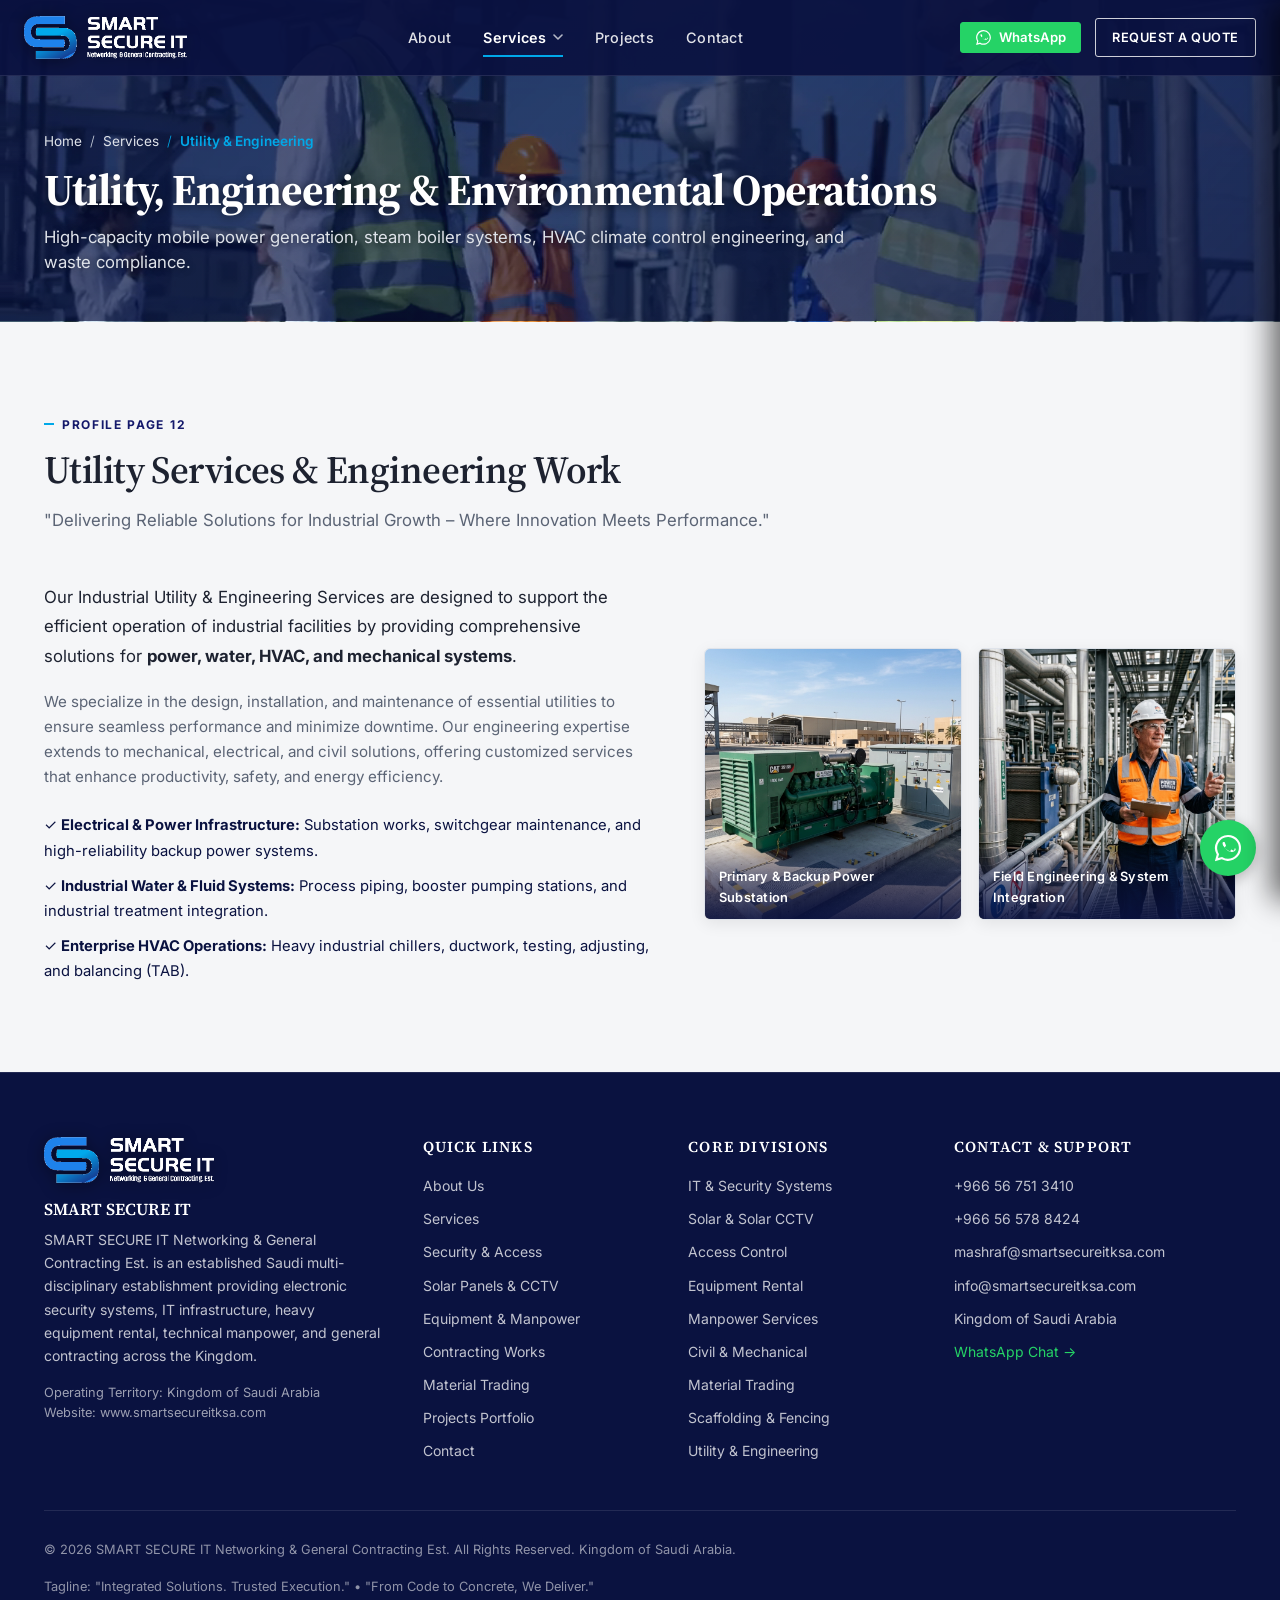
<file: services/utility-engineering/index.html>
<!DOCTYPE html>
<html lang="en" dir="ltr">
<head>
    <meta charset="UTF-8">
    <meta name="viewport" content="width=device-width, initial-scale=1.0">
    <title>Utility, Engineering & Environmental Services | SMART SECURE IT</title>
    <meta name="description" content="Turnkey power generator rental, industrial boiler operations, HVAC air engineering, and environmental management solutions across KSA.">
    <link rel="canonical" href="https://www.smartsecureitksa.com/services/utility-engineering/">

    <!-- Open Graph / Social Tags -->
    <meta property="og:type" content="website">
    <meta property="og:url" content="https://www.smartsecureitksa.com/services/utility-engineering/">
    <meta property="og:title" content="Utility, Engineering & Environmental Services | SMART SECURE IT">
    <meta property="og:description" content="Turnkey power generator rental, industrial boiler operations, HVAC air engineering, and environmental management solutions across KSA.">
    <meta property="og:image" content="https://www.smartsecureitksa.com/assets/logo.png">

    <!-- Twitter Card -->
    <meta name="twitter:card" content="summary_large_image">
    <meta name="twitter:title" content="Utility, Engineering & Environmental Services | SMART SECURE IT">
    <meta name="twitter:description" content="Turnkey power generator rental, industrial boiler operations, HVAC air engineering, and environmental management solutions across KSA.">
    <meta name="twitter:image" content="https://www.smartsecureitksa.com/assets/logo.png">

    <!-- Browser Favicons -->
    <link rel="icon" type="image/x-icon" href="/favicon.ico">
    <link rel="icon" type="image/png" sizes="32x32" href="/favicon.png">

    <!-- Performance Optimizations -->
    <link rel="preconnect" href="https://fonts.googleapis.com">
    <link rel="preconnect" href="https://fonts.gstatic.com" crossorigin>
    <link href="https://fonts.googleapis.com/css2?family=Inter:wght@400;500;600;700&family=Source+Serif+4:ital,opsz,wght@0,8..60,600;0,8..60,700;1,8..60,600&display=swap" rel="stylesheet">

    <!-- Stylesheet -->
    <link rel="stylesheet" href="/css/styles.css?v=2.8">
</head>
<body id="top">
    <!-- Accessibility Skip Link -->
    <a href="#main-content" class="skip-link">Skip to main content</a>

    <!-- ================= 1. HEADER ================= -->
    <header class="site-header" id="top">
        <div class="container header-inner">
            <a href="/" class="brand-link" aria-label="SMART SECURE IT Home">
                <img src="/assets/logo.png" alt="SMART SECURE IT" class="brand-logo" onerror="this.style.display='none'">
                <span class="brand-fallback">SMART SECURE IT</span>
            </a>

            <!-- Desktop Navigation -->
            <nav class="nav-desktop" aria-label="Primary Navigation">
                <a href="/about/" class="nav-link ">About</a>
                <div class="nav-item-dropdown" id="navServicesDropdown">
                    <a href="/services/" class="nav-link nav-dropdown-trigger active" id="servicesMenuBtn" aria-haspopup="true" aria-expanded="false">
                        <span>Services</span>
                        <svg class="dropdown-chevron" viewBox="0 0 10 6" width="10" height="6" aria-hidden="true">
                            <path d="M1 1L5 5L9 1" stroke="currentColor" stroke-width="1.6" stroke-linecap="round" stroke-linejoin="round" fill="none"/>
                        </svg>
                    </a>
                    <div class="nav-dropdown-menu" role="menu" aria-labelledby="servicesMenuBtn">
                        <div class="dropdown-menu-inner">
                            <a href="/services/" class="dropdown-banner-card" role="menuitem">
                                <div class="banner-card-content">
                                    <span class="banner-badge">Turnkey Capabilities</span>
                                    <span class="banner-title">All Services Overview</span>
                                    <span class="banner-desc">Comprehensive engineering, equipment &amp; contracting solutions across KSA</span>
                                </div>
                                <span class="banner-arrow" aria-hidden="true">
                                    <svg viewBox="0 0 16 16" width="16" height="16" fill="currentColor"><path d="M8.22 2.97a.75.75 0 0 1 1.06 0l4.25 4.25a.75.75 0 0 1 0 1.06l-4.25 4.25a.75.75 0 0 1-1.06-1.06l2.97-2.97H2.75a.75.75 0 0 1 0-1.5h8.44L8.22 4.03a.75.75 0 0 1 0-1.06z"/></svg>
                                </span>
                            </a>
                            <div class="dropdown-grid">
                                <a href="/services/security-systems/" class="dropdown-grid-item" role="menuitem">
                                    <div class="item-icon-wrap">
                                        <svg viewBox="0 0 24 24" class="item-svg" fill="none" stroke="currentColor" stroke-width="2"><path d="M12 22s8-4 8-10V5l-8-3-8 3v7c0 6 8 10 8 10z"/></svg>
                                    </div>
                                    <div class="item-text">
                                        <div class="item-title">Security &amp; Access</div>
                                        <div class="item-sub">CCTV, biometrics &amp; barrier systems</div>
                                    </div>
                                </a>
                                <a href="/services/solar-systems/" class="dropdown-grid-item" role="menuitem">
                                    <div class="item-icon-wrap">
                                        <svg viewBox="0 0 24 24" class="item-svg" fill="none" stroke="currentColor" stroke-width="2"><circle cx="12" cy="12" r="5"/><line x1="12" y1="1" x2="12" y2="3"/><line x1="12" y1="21" x2="12" y2="23"/><line x1="4.22" y1="4.22" x2="5.64" y2="5.64"/><line x1="18.36" y1="18.36" x2="19.78" y2="19.78"/><line x1="1" y1="12" x2="3" y2="12"/><line x1="21" y1="12" x2="23" y2="12"/><line x1="4.22" y1="19.78" x2="5.64" y2="18.36"/><line x1="18.36" y1="5.64" x2="19.78" y2="4.22"/></svg>
                                    </div>
                                    <div class="item-text">
                                        <div class="item-title">Solar &amp; Solar CCTV</div>
                                        <div class="item-sub">PV panels &amp; off-grid surveillance</div>
                                    </div>
                                </a>
                                <a href="/services/equipment-manpower/" class="dropdown-grid-item" role="menuitem">
                                    <div class="item-icon-wrap">
                                        <svg viewBox="0 0 24 24" class="item-svg" fill="none" stroke="currentColor" stroke-width="2"><rect x="1" y="3" width="15" height="13"/><polygon points="16 8 20 8 23 11 23 16 16 16 16 8"/><circle cx="5.5" cy="18.5" r="2.5"/><circle cx="18.5" cy="18.5" r="2.5"/></svg>
                                    </div>
                                    <div class="item-text">
                                        <div class="item-title">Equipment &amp; Manpower</div>
                                        <div class="item-sub">Heavy fleet rental &amp; certified crew</div>
                                    </div>
                                </a>
                                <a href="/services/mechanical-civil/" class="dropdown-grid-item" role="menuitem">
                                    <div class="item-icon-wrap">
                                        <svg viewBox="0 0 24 24" class="item-svg" fill="none" stroke="currentColor" stroke-width="2"><path d="M3 21h18M5 21V7l8-4v18M13 11l6 3v7"/></svg>
                                    </div>
                                    <div class="item-text">
                                        <div class="item-title">General Contracting</div>
                                        <div class="item-sub">Civil, structural, piping &amp; MEP</div>
                                    </div>
                                </a>
                                <a href="/services/contracting-works/" class="dropdown-grid-item" role="menuitem">
                                    <div class="item-icon-wrap">
                                        <svg viewBox="0 0 24 24" class="item-svg" fill="none" stroke="currentColor" stroke-width="2"><rect x="3" y="3" width="18" height="18" rx="2"/><path d="M3 9h18M3 15h18M9 3v18M15 3v18"/></svg>
                                    </div>
                                    <div class="item-text">
                                        <div class="item-title">Scaffolding &amp; Fencing</div>
                                        <div class="item-sub">Aramco staging &amp; perimeter security</div>
                                    </div>
                                </a>
                                <a href="/services/materials/" class="dropdown-grid-item" role="menuitem">
                                    <div class="item-icon-wrap">
                                        <svg viewBox="0 0 24 24" class="item-svg" fill="none" stroke="currentColor" stroke-width="2"><path d="M21 16V8a2 2 0 0 0-1-1.73l-7-4a2 2 0 0 0-2 0l-7 4A2 2 0 0 0 3 8v8a2 2 0 0 0 1 1.73l7 4a2 2 0 0 0 2 0l7-4A2 2 0 0 0 21 16z"/><polyline points="3.27 6.96 12 12.01 20.73 6.96"/><line x1="12" y1="22.08" x2="12" y2="12"/></svg>
                                    </div>
                                    <div class="item-text">
                                        <div class="item-title">Material Trading</div>
                                        <div class="item-sub">Industrial supplies &amp; hardware</div>
                                    </div>
                                </a>
                                <a href="/services/utility-engineering/" class="dropdown-grid-item" role="menuitem">
                                    <div class="item-icon-wrap">
                                        <svg viewBox="0 0 24 24" class="item-svg" fill="none" stroke="currentColor" stroke-width="2"><circle cx="12" cy="12" r="3"/><path d="M19.4 15a1.65 1.65 0 0 0 .33 1.82l.06.06a2 2 0 0 1 0 2.83 2 2 0 0 1-2.83 0l-.06-.06a1.65 1.65 0 0 0-1.82-.33 1.65 1.65 0 0 0-1 1.51V21a2 2 0 0 1-2 2 2 2 0 0 1-2-2v-.09A1.65 1.65 0 0 0 9 19.4a1.65 1.65 0 0 0-1.82.33l-.06.06a2 2 0 0 1-2.83 0 2 2 0 0 1 0-2.83l.06-.06a1.65 1.65 0 0 0 .33-1.82 1.65 1.65 0 0 0-1.51-1H3a2 2 0 0 1-2-2 2 2 0 0 1 2-2h.09A1.65 1.65 0 0 0 4.6 9a1.65 1.65 0 0 0-.33-1.82l-.06-.06a2 2 0 0 1 0-2.83 2 2 0 0 1 2.83 0l.06.06a1.65 1.65 0 0 0 1.82.33H9a1.65 1.65 0 0 0 1-1.51V3a2 2 0 0 1 2-2 2 2 0 0 1 2 2v.09a1.65 1.65 0 0 0 1 1.51 1.65 1.65 0 0 0 1.82-.33l.06-.06a2 2 0 0 1 2.83 0 2 2 0 0 1 0 2.83l-.06.06a1.65 1.65 0 0 0-.33 1.82V9a1.65 1.65 0 0 0 1.51 1H21a2 2 0 0 1 2 2 2 2 0 0 1-2 2h-.09a1.65 1.65 0 0 0-1.51 1z"/></svg>
                                    </div>
                                    <div class="item-text">
                                        <div class="item-title">Utility &amp; Engineering</div>
                                        <div class="item-sub">Infrastructure &amp; technical support</div>
                                    </div>
                                </a>
                            </div>
                        </div>
                    </div>
                </div>
                <a href="/projects/" class="nav-link ">Projects</a>
                <a href="/contact/" class="nav-link ">Contact</a>
            </nav>

            <!-- Actions: WhatsApp & Quote Button -->
            <div class="header-actions">
                <a href="https://wa.me/966567513410?text=Hello%20Smart%20Secure%20IT%2C%20I%20would%20like%20to%20enquire%20about%20your%20services" 
                   target="_blank" 
                   rel="noopener" 
                   class="header-wa-btn" 
                   aria-label="Chat on WhatsApp" 
                   title="Chat on WhatsApp">
                    <svg viewBox="0 0 32 32" class="header-wa-icon" aria-hidden="true">
                        <path d="M16 2a13.9 13.9 0 00-12 20.9L2 30l7.3-1.9A13.9 13.9 0 1016 2zm0 25.5a11.6 11.6 0 01-5.9-1.6l-.4-.3-4.4 1.1 1.2-4.2-.3-.4a11.6 11.6 0 119.8 5.4zm6.4-8.6c-.3-.2-2.1-1-2.4-1.1-.3-.2-.6-.2-.8.2s-1 1.1-1.2 1.4-.4.3-.7.2a9.2 9.2 0 01-2.7-1.7 10.1 10.1 0 01-1.9-2.3c-.2-.4 0-.5.2-.7s.4-.4.6-.7.2-.4.3-.6 0-.4 0-.6-.8-2-1.1-2.7c-.3-.7-.6-.6-.8-.6h-.7a1.4 1.4 0 00-1 1 5.3 5.3 0 001.6 3.9 12.3 12.3 0 005.3 4.7c.8.3 1.5.5 2 .7a4.9 4.9 0 002.3.1 3.7 3.7 0 002.5-1.7 3 3 0 00.2-1.7c-.2-.2-.5-.3-.9-.5z"/>
                    </svg>
                    <span class="header-wa-text">WhatsApp</span>
                </a>
                <a href="/contact/" class="btn btn-outline-white btn-sm">Request a Quote</a>
                
                <!-- Mobile Hamburger Toggle -->
                <button type="button" class="hamburger-btn" id="hamburger-btn" aria-label="Toggle Navigation Menu" aria-expanded="false" aria-controls="mobile-drawer">
                    <span></span>
                    <span></span>
                    <span></span>
                </button>
            </div>
        </div>
    </header>

    <!-- Mobile Navigation Drawer -->
    <div class="drawer-backdrop" id="drawer-backdrop"></div>
    <div class="mobile-drawer" id="mobile-drawer" role="dialog" aria-modal="true" aria-label="Mobile Navigation Menu">
        <div class="mobile-drawer-header">
            <span class="brand-fallback" style="display:block;">SMART SECURE IT</span>
            <button type="button" class="btn-sm" id="drawer-close-btn" aria-label="Close Menu" style="color:var(--white); font-size:1.5rem; line-height:1;">&times;</button>
        </div>
        <a href="https://wa.me/966567513410?text=Hello%20Smart%20Secure%20IT%2C%20I%20would%20like%20to%20enquire%20about%20your%20services" 
           target="_blank" 
           rel="noopener" 
           class="btn btn-whatsapp" 
           style="width:100%; text-align:center; justify-content:center; gap:8px;"
           title="Chat on WhatsApp"
           aria-label="Chat on WhatsApp">
            Chat on WhatsApp
        </a>
        <div class="mobile-nav-links">
            <a href="/about/" class="nav-link ">About Us</a>
            <a href="/services/" class="nav-link active">Our Services</a>
            <a href="/services/security-systems/" class="nav-link">&bull; Security &amp; Access</a>
            <a href="/services/solar-systems/" class="nav-link">&bull; Solar Panels &amp; CCTV</a>
            <a href="/services/equipment-manpower/" class="nav-link">&bull; Equipment &amp; Manpower</a>
            <a href="/services/mechanical-civil/" class="nav-link">&bull; Mechanical &amp; Civil</a>
            <a href="/services/contracting-works/" class="nav-link">&bull; Scaffolding &amp; Fencing</a>
            <a href="/services/materials/" class="nav-link">&bull; Material Trading</a>
            <a href="/services/utility-engineering/" class="nav-link active" style="color:var(--blue-500); font-weight:600;">&bull; Utility &amp; Engineering</a>
            <a href="/projects/" class="nav-link ">Projects Portfolio</a>
            <a href="/contact/" class="nav-link ">Contact</a>
        </div>
        <a href="/contact/" class="btn btn-primary" style="width:100%; text-align:center;">Request a Quote</a>
    </div>

    <!-- Title Banner -->
    <section class="page-title-banner utility-banner-bg" style="background-image: url('/assets/img/utility-banner-poster.jpg?v=3'); background-size: cover; background-position: center;">
        <video class="page-banner-video" autoplay muted loop playsinline preload="auto" aria-hidden="true" tabindex="-1" poster="/assets/img/utility-banner-poster.jpg?v=3">
            <source src="/assets/video/utility-banner-mobile.mp4?v=3" type="video/mp4" media="(max-width: 640px)">
            <source src="/assets/video/utility-banner-mobile.webm?v=3" type="video/webm" media="(max-width: 640px)">
            <source src="/assets/video/utility-banner.mp4?v=3" type="video/mp4">
            <source src="/assets/video/utility-banner.webm?v=3" type="video/webm">
        </video>
        <div class="page-banner-overlay" aria-hidden="true"></div>
        <div class="container">
            <nav class="breadcrumb-nav" aria-label="Breadcrumb">
                <ol class="breadcrumb-list">
                    <li class="breadcrumb-item"><a href="/">Home</a></li><li class="breadcrumb-item"><a href="/services/">Services</a></li><li class="breadcrumb-item active" aria-current="page">Utility & Engineering</li>
                </ol>
            </nav>
            <h1 class="page-banner-title">Utility, Engineering & Environmental Operations</h1>
            <p class="page-banner-intro">High-capacity mobile power generation, steam boiler systems, HVAC climate control engineering, and waste compliance.</p>
        </div>
    </section>

    <!-- Main Content Container -->
    <main id="main-content">
<section class="section section-bg-grey" id="utility-engineering">
            <div class="container">
                <div class="section-header reveal-on-scroll">
                    <span class="section-label">Profile Page 12</span>
                    <h2>Utility Services &amp; Engineering Work</h2>
                    <p class="section-subheading">"Delivering Reliable Solutions for Industrial Growth – Where Innovation Meets Performance."</p>
                </div>

                <div class="utility-grid reveal-on-scroll">
                    <div>
                        <p style="font-size:1.05rem; color:var(--ink); line-height:1.75; margin-bottom:18px;">
                            Our Industrial Utility &amp; Engineering Services are designed to support the efficient operation of industrial facilities by providing comprehensive solutions for <strong>power, water, HVAC, and mechanical systems</strong>.
                        </p>
                        <p style="font-size:0.95rem; color:var(--muted); line-height:1.65; margin-bottom:24px;">
                            We specialize in the design, installation, and maintenance of essential utilities to ensure seamless performance and minimize downtime. Our engineering expertise extends to mechanical, electrical, and civil solutions, offering customized services that enhance productivity, safety, and energy efficiency.
                        </p>
                        <ul style="color:var(--navy-900); font-size:0.925rem; line-height:1.7; display:flex; flex-direction:column; gap:10px;">
                            <li>&#10003; <strong>Electrical &amp; Power Infrastructure:</strong> Substation works, switchgear maintenance, and high-reliability backup power systems.</li>
                            <li>&#10003; <strong>Industrial Water &amp; Fluid Systems:</strong> Process piping, booster pumping stations, and industrial treatment integration.</li>
                            <li>&#10003; <strong>Enterprise HVAC Operations:</strong> Heavy industrial chillers, ductwork, testing, adjusting, and balancing (TAB).</li>
                        </ul>
                    </div>

                    <div class="utility-photo-pair">
                        <div class="utility-photo-card">
                            <img src="/assets/img/profile/utility_power_generator.jpg" alt="Industrial Power Generation &amp; Substation Systems" loading="lazy">
                            <span class="utility-photo-caption">Primary &amp; Backup Power Substation</span>
                        </div>
                        <div class="utility-photo-card">
                            <img src="/assets/img/profile/utility_engineer_lead.jpg" alt="Certified Lead Site Engineer On-Site" loading="lazy">
                            <span class="utility-photo-caption">Field Engineering &amp; System Integration</span>
                        </div>
                    </div>
                </div>
            </div>
        </section>
    </main>

    <!-- ================= 15. FOOTER ================= -->
    <footer class="site-footer">
        <div class="container">
            <div class="footer-top-grid">
                <!-- Col 1: Brand & Description -->
                <div>
                    <img src="/assets/logo.png" alt="SMART SECURE IT" class="footer-logo" onerror="this.style.display='none'">
                    <h4 style="color:var(--white); margin-bottom: 8px;">SMART SECURE IT</h4>
                    <p class="footer-desc">SMART SECURE IT Networking &amp; General Contracting Est. is an established Saudi multi-disciplinary establishment providing electronic security systems, IT infrastructure, heavy equipment rental, technical manpower, and general contracting across the Kingdom.</p>
                    <div class="footer-meta-legal">
                        <div>Operating Territory: Kingdom of Saudi Arabia</div>
                        <div>Website: www.smartsecureitksa.com</div>
                    </div>
                </div>

                <!-- Col 2: Navigation Links -->
                <div>
                    <h5 class="footer-col-title">Quick Links</h5>
                    <div class="footer-nav-list">
                        <a href="/about/" class="footer-nav-link">About Us</a>
                        <a href="/services/" class="footer-nav-link">Services</a>
                        <a href="/services/security-systems/" class="footer-nav-link">Security &amp; Access</a>
                        <a href="/services/solar-systems/" class="footer-nav-link">Solar Panels &amp; CCTV</a>
                        <a href="/services/equipment-manpower/" class="footer-nav-link">Equipment &amp; Manpower</a>
                        <a href="/services/mechanical-civil/" class="footer-nav-link">Contracting Works</a>
                        <a href="/services/materials/" class="footer-nav-link">Material Trading</a>
                        <a href="/projects/" class="footer-nav-link">Projects Portfolio</a>
                        <a href="/contact/" class="footer-nav-link">Contact</a>
                    </div>
                </div>

                <!-- Col 3: Service Divisions -->
                <div>
                    <h5 class="footer-col-title">Core Divisions</h5>
                    <div class="footer-nav-list">
                        <a href="/services/security-systems/" class="footer-nav-link">IT &amp; Security Systems</a>
                        <a href="/services/solar-systems/" class="footer-nav-link">Solar &amp; Solar CCTV</a>
                        <a href="/services/security-systems/" class="footer-nav-link">Access Control</a>
                        <a href="/services/equipment-manpower/" class="footer-nav-link">Equipment Rental</a>
                        <a href="/services/equipment-manpower/" class="footer-nav-link">Manpower Services</a>
                        <a href="/services/mechanical-civil/" class="footer-nav-link">Civil &amp; Mechanical</a>
                        <a href="/services/materials/" class="footer-nav-link">Material Trading</a>
                        <a href="/services/contracting-works/" class="footer-nav-link">Scaffolding &amp; Fencing</a>
                        <a href="/services/utility-engineering/" class="footer-nav-link">Utility &amp; Engineering</a>
                    </div>
                </div>

                <!-- Col 4: Contact Summary -->
                <div>
                    <h5 class="footer-col-title">Contact &amp; Support</h5>
                    <div class="footer-nav-list">
                        <a href="tel:+966567513410" class="footer-nav-link" style="direction: ltr; display: inline-block;">+966 56 751 3410</a>
                        <a href="tel:+966565788424" class="footer-nav-link" style="direction: ltr; display: inline-block;">+966 56 578 8424</a>
                        <a href="mailto:mashraf@smartsecureitksa.com" class="footer-nav-link">mashraf@smartsecureitksa.com</a>
                        <a href="mailto:info@smartsecureitksa.com" class="footer-nav-link">info@smartsecureitksa.com</a>
                        <span class="footer-nav-link">Kingdom of Saudi Arabia</span>
                        <a href="https://wa.me/966567513410?text=Hello%20Smart%20Secure%20IT%2C%20I%20would%20like%20to%20enquire%20about%20your%20services" target="_blank" rel="noopener" class="footer-nav-link" style="color:var(--wa-green);" title="Chat on WhatsApp">WhatsApp Chat &rarr;</a>
                    </div>
                </div>
            </div>

            <!-- Bottom Copyright Bar -->
            <div class="footer-bottom-bar">
                <span>&copy; 2026 SMART SECURE IT Networking &amp; General Contracting Est. All Rights Reserved. Kingdom of Saudi Arabia.</span>
                <span>Tagline: "Integrated Solutions. Trusted Execution." &bull; "From Code to Concrete, We Deliver."</span>
            </div>
        </div>
    </footer>

    <!-- ================= SERVICE DETAILS MODAL (ACCESSIBLE DIALOG) ================= -->
    <div class="modal-overlay" id="service-modal" role="dialog" aria-modal="true" aria-labelledby="modal-service-title" aria-hidden="true" style="display: none;">
        <div class="modal-box">
            <button type="button" class="modal-close-icon" id="modal-close-icon" aria-label="Close details dialog">&times;</button>
            <h3 class="modal-title" id="modal-service-title">Service Details</h3>
            <p class="modal-body" id="modal-service-body"></p>
            <button type="button" class="btn btn-outline-navy btn-sm" id="modal-close-btn">Close</button>
        </div>
    </div>

    <!-- ================= WHATSAPP FIXED BUTTON (STRICT COMPLIANCE) ================= -->
    <a href="https://wa.me/966567513410?text=Hello%20Smart%20Secure%20IT%2C%20I%20would%20like%20to%20enquire%20about%20your%20services" 
       class="whatsapp-fixed-btn" 
       target="_blank" 
       rel="noopener" 
       aria-label="Chat on WhatsApp"
       title="Chat on WhatsApp">
        <svg viewBox="0 0 32 32" aria-hidden="true">
            <path d="M16 2a13.9 13.9 0 00-12 20.9L2 30l7.3-1.9A13.9 13.9 0 1016 2zm0 25.5a11.6 11.6 0 01-5.9-1.6l-.4-.3-4.4 1.1 1.2-4.2-.3-.4a11.6 11.6 0 119.8 5.4zm6.4-8.6c-.3-.2-2.1-1-2.4-1.1-.3-.2-.6-.2-.8.2s-1 1.1-1.2 1.4-.4.3-.7.2a9.2 9.2 0 01-2.7-1.7 10.1 10.1 0 01-1.9-2.3c-.2-.4 0-.5.2-.7s.4-.4.6-.7.2-.4.3-.6 0-.4 0-.6-.8-2-1.1-2.7c-.3-.7-.6-.6-.8-.6h-.7a1.4 1.4 0 00-1 1 5.3 5.3 0 001.6 3.9 12.3 12.3 0 005.3 4.7c.8.3 1.5.5 2 .7a4.9 4.9 0 002.3.1 3.7 3.7 0 002.5-1.7 3 3 0 00.2-1.7c-.2-.2-.5-.3-.9-.5z"/>
        </svg>
    </a>

    <!-- ================= WHATSAPP NUMBER PICKER MODAL ================= -->
    <div class="wa-picker-overlay" id="wa-picker-modal" role="dialog" aria-modal="true" aria-labelledby="wa-picker-title" style="display: none;">
        <div class="wa-picker-box">
            <button type="button" class="wa-picker-close" id="wa-picker-close-btn" aria-label="Close WhatsApp number selection">&times;</button>
            <div class="wa-picker-header">
                <div class="wa-picker-icon">
                    <svg viewBox="0 0 24 24" width="28" height="28" fill="currentColor">
                        <path d="M12.04 2C6.58 2 2.13 6.45 2.13 11.91C2.13 13.66 2.59 15.36 3.45 16.86L2.05 22L7.3 20.62C8.75 21.41 10.38 21.83 12.04 21.83C17.5 21.83 21.95 17.38 21.95 11.92C21.95 9.27 20.92 6.78 19.05 4.91C17.18 3.03 14.69 2 12.04 2M12.05 3.67C14.25 3.67 16.31 4.53 17.87 6.09C19.42 7.65 20.28 9.72 20.28 11.92C20.28 16.46 16.58 20.15 12.04 20.15C10.56 20.15 9.11 19.76 7.85 19L7.55 18.83L4.43 19.65L5.26 16.61L5.06 16.29C4.24 15 3.8 13.47 3.8 11.91C3.81 7.37 7.5 3.67 12.05 3.67M8.53 7.33C8.37 7.33 8.1 7.39 7.87 7.64C7.65 7.89 7.02 8.48 7.02 9.68C7.02 10.88 7.89 12.04 8.01 12.2C8.13 12.37 9.71 14.81 12.13 15.86C14.15 16.73 14.56 16.55 15.01 16.51C15.46 16.47 16.46 15.92 16.66 15.34C16.87 14.77 16.87 14.28 16.81 14.17C16.75 14.07 16.58 14.01 16.33 13.89C16.08 13.76 14.86 13.16 14.63 13.08C14.41 13 14.24 12.96 14.08 13.21C13.91 13.46 13.44 14.01 13.3 14.17C13.15 14.34 13.01 14.36 12.76 14.24C12.51 14.11 11.71 13.85 10.76 13C10.02 12.34 9.52 11.53 9.38 11.28C9.23 11.03 9.36 10.9 9.49 10.77C9.6 10.66 9.74 10.48 9.87 10.33C9.99 10.19 10.03 10.08 10.11 9.92C10.19 9.75 10.15 9.61 10.09 9.49C10.03 9.36 9.56 8.21 9.36 7.73C9.17 7.26 8.97 7.32 8.82 7.31C8.68 7.31 8.53 7.33 8.53 7.33Z"/>
                    </svg>
                </div>
                <div>
                    <h3 class="wa-picker-title" id="wa-picker-title">Connect on WhatsApp</h3>
                    <p class="wa-picker-subtitle">Select a number to start your chat:</p>
                </div>
            </div>
            <div class="wa-picker-options">
                <button type="button" class="wa-picker-option" data-number="966567513410" id="wa-opt-1">
                    <div class="wa-opt-avatar">1</div>
                    <div class="wa-opt-info">
                        <span class="wa-opt-phone" dir="ltr">+966 56 751 3410</span>
                    </div>
                    <svg class="wa-opt-arrow" viewBox="0 0 24 24" width="20" height="20" fill="none" stroke="currentColor" stroke-width="2">
                        <path d="M5 12h14M12 5l7 7-7 7"/>
                    </svg>
                </button>
                <button type="button" class="wa-picker-option" data-number="966565788424" id="wa-opt-2">
                    <div class="wa-opt-avatar">2</div>
                    <div class="wa-opt-info">
                        <span class="wa-opt-phone" dir="ltr">+966 56 578 8424</span>
                    </div>
                    <svg class="wa-opt-arrow" viewBox="0 0 24 24" width="20" height="20" fill="none" stroke="currentColor" stroke-width="2">
                        <path d="M5 12h14M12 5l7 7-7 7"/>
                    </svg>
                </button>
            </div>
            <div class="wa-picker-footer">
                <span>Official Verified Business Channels &bull; SMART SECURE IT KSA</span>
            </div>
        </div>
    </div>

    <!-- Scripts (Deferred Execution) -->
    <script src="/js/main.js?v=2.7" defer></script>
</body>
</html>
</file>
<file: css/styles.css>
/* ==========================================================================
   SMART SECURE IT Networking & General Contracting Est.
   Production Stylesheet - Established Gulf Engineering Corporate Aesthetic
   ========================================================================== */

/* --------------------------------------------------
   1. CSS VARIABLES & SYSTEM THEME
   -------------------------------------------------- */
:root {
  --navy-900: #0A1240;
  --navy-700: #14196B;
  --blue-500: #00A8E8;
  --white: #FFFFFF;
  --grey-50: #F5F6F8;
  --grey-100: #EEF1F5;
  --grey-200: #DFE3EA;
  --grey-300: #CBD2DE;
  --ink: #1D2230;
  --muted: #5B6475;
  --wa-green: #25D366;

  /* Typography Stacks */
  --font-serif: 'Source Serif 4', Georgia, 'Times New Roman', serif;
  --font-sans: 'Inter', -apple-system, BlinkMacSystemFont, 'Segoe UI', Roboto, sans-serif;

  /* Geometry & Elevation */
  --radius: 3px;
  --radius-sm: 2px;
  --border-thin: 1px solid var(--grey-200);
  --border-navy: 1px solid rgba(255, 255, 255, 0.15);
  --header-height: 76px;
  --transition: 0.22s ease-in-out;
  --container-max: 1240px;
  --section-padding: 88px;
}

/* --------------------------------------------------
   2. CSS RESET & GLOBAL BASE
   -------------------------------------------------- */
*, *::before, *::after {
  box-sizing: border-box;
  margin: 0;
  padding: 0;
}

html {
  font-size: 16px;
  scroll-behavior: smooth;
  -webkit-text-size-adjust: 100%;
}

@media (prefers-reduced-motion: reduce) {
  html {
    scroll-behavior: auto;
  }
}

body {
  font-family: var(--font-sans);
  background-color: var(--white);
  color: var(--ink);
  line-height: 1.65;
  -webkit-font-smoothing: antialiased;
  -moz-osx-font-smoothing: grayscale;
  overflow-x: hidden;
}

img, video {
  max-width: 100%;
  height: auto;
  display: block;
}

a {
  color: inherit;
  text-decoration: none;
  transition: color var(--transition);
}

button {
  font: inherit;
  cursor: pointer;
  border: none;
  background: none;
  transition: all var(--transition);
}

ul, ol {
  list-style: none;
}

/* Skip Link for Accessibility */
.skip-link {
  position: absolute;
  top: -60px;
  inset-inline-start: 16px;
  background: var(--navy-900);
  color: var(--white);
  padding: 12px 20px;
  z-index: 9999;
  border: 1px solid var(--blue-500);
  border-radius: var(--radius);
  font-size: 0.875rem;
  font-weight: 600;
  transition: top var(--transition);
}

.skip-link:focus {
  top: 16px;
  outline: 2px solid var(--blue-500);
}

/* Layout Container */
.container {
  width: 100%;
  max-width: var(--container-max);
  margin-inline: auto;
  padding-inline: 24px;
}

/* --------------------------------------------------
   3. TYPOGRAPHY & HEADINGS
   -------------------------------------------------- */
h1, h2, h3, h4, h5 {
  font-family: var(--font-serif);
  font-weight: 600;
  line-height: 1.25;
  color: var(--ink);
}

h1 {
  font-size: clamp(2.25rem, 4.5vw, 3.6rem);
  letter-spacing: -0.02em;
}

h2 {
  font-size: clamp(1.75rem, 3vw, 2.5rem);
  letter-spacing: -0.015em;
  margin-bottom: 12px;
}

h3 {
  font-size: clamp(1.2rem, 2vw, 1.45rem);
}

h4 {
  font-size: 1.05rem;
  font-weight: 600;
}

p {
  color: var(--muted);
  font-size: 1rem;
}

.section-label {
  display: inline-block;
  font-family: var(--font-sans);
  font-size: 0.75rem;
  font-weight: 700;
  text-transform: uppercase;
  letter-spacing: 0.14em;
  color: var(--navy-700);
  margin-bottom: 12px;
  position: relative;
  padding-inline-start: 18px;
}

.section-label::before {
  content: "";
  position: absolute;
  inset-inline-start: 0;
  top: 50%;
  transform: translateY(-50%);
  width: 10px;
  height: 2px;
  background-color: var(--blue-500);
}

.section-header {
  margin-bottom: 48px;
  max-width: 760px;
}

.section-header.text-center {
  margin-inline: auto;
  text-align: center;
}

.section-header.text-center .section-label::before {
  display: none;
}
.section-header.text-center .section-label {
  padding-inline-start: 0;
}

.section-subheading {
  font-size: 1.05rem;
  color: var(--muted);
  line-height: 1.7;
}

/* --------------------------------------------------
   4. BUTTONS & CONTROLS
   -------------------------------------------------- */
.btn {
  display: inline-flex;
  align-items: center;
  justify-content: center;
  gap: 10px;
  padding: 13px 26px;
  font-size: 0.875rem;
  font-weight: 600;
  letter-spacing: 0.04em;
  text-transform: uppercase;
  border-radius: var(--radius);
  transition: all var(--transition);
  min-height: 46px;
  white-space: nowrap;
}

.btn-primary {
  background-color: var(--navy-700);
  color: var(--white);
  border: 1px solid var(--navy-700);
}

.btn-primary:hover {
  background-color: var(--navy-900);
  border-color: var(--navy-900);
  color: var(--white);
}

.btn-primary:focus-visible {
  outline: 2px solid var(--blue-500);
  outline-offset: 2px;
}

.btn-outline-white {
  background-color: transparent;
  color: var(--white);
  border: 1px solid rgba(255, 255, 255, 0.8);
}

.btn-outline-white:hover {
  background-color: var(--white);
  color: var(--navy-900);
}

.btn-outline-white:focus-visible {
  outline: 2px solid var(--blue-500);
  outline-offset: 2px;
}

.btn-outline-navy {
  background-color: transparent;
  color: var(--navy-700);
  border: 1px solid var(--navy-700);
}

.btn-outline-navy:hover {
  background-color: var(--navy-700);
  color: var(--white);
}

.btn-whatsapp {
  background-color: var(--wa-green);
  color: var(--white);
  border: 1px solid var(--wa-green);
}

.btn-whatsapp:hover {
  background-color: #1EBE5D;
  border-color: #1EBE5D;
  color: var(--white);
}

.btn-sm {
  padding: 8px 16px;
  font-size: 0.8rem;
  min-height: 38px;
}

/* --------------------------------------------------
   5. HEADER & NAVIGATION
   -------------------------------------------------- */
.site-header {
  position: fixed;
  top: 0;
  inset-inline: 0;
  z-index: 2000;
  height: var(--header-height);
  background-color: rgba(10, 18, 64, 0.92);
  border-bottom: 1px solid rgba(255, 255, 255, 0.1);
  transition: background-color var(--transition), border-color var(--transition);
}

.site-header.scrolled {
  background-color: var(--navy-900);
  border-bottom-color: rgba(255, 255, 255, 0.15);
}

.site-header .container {
  max-width: 1360px;
}

.header-inner {
  display: flex;
  align-items: center;
  justify-content: space-between;
  height: 100%;
  gap: 20px;
}

.brand-link {
  display: flex;
  align-items: center;
  gap: 12px;
  flex-shrink: 0;
  margin-inline-end: 28px;
}

.brand-logo {
  height: 44px;
  width: auto;
  object-fit: contain;
  filter: drop-shadow(0 2px 8px rgba(0, 0, 0, 0.45));
}

.brand-fallback {
  color: var(--white);
  font-family: var(--font-serif);
  font-weight: 700;
  font-size: 1.15rem;
  letter-spacing: 0.04em;
  display: none;
}

.brand-logo[style*="display: none"] + .brand-fallback {
  display: block;
}

.nav-desktop {
  display: flex;
  align-items: center;
  gap: 32px;
}

.nav-link {
  color: rgba(255, 255, 255, 0.88);
  font-size: 0.9rem;
  font-weight: 500;
  letter-spacing: 0.02em;
  position: relative;
  padding-block: 8px;
  white-space: nowrap;
  display: inline-flex;
  align-items: center;
  text-decoration: none;
  transition: color var(--transition);
}

.nav-link:hover {
  color: var(--white);
}

.nav-link.active {
  color: var(--white);
  font-weight: 600;
}

.nav-link::after {
  content: "";
  position: absolute;
  bottom: 0;
  inset-inline-start: 0;
  width: 0%;
  height: 2px;
  background-color: var(--blue-500);
  transition: width var(--transition);
}

.nav-link:hover::after,
.nav-link.active::after {
  width: 100%;
}

.mobile-nav-links .nav-link.active {
  color: var(--blue-500);
  background-color: rgba(0, 168, 232, 0.08);
}

/* Services Dropdown */
.nav-item-dropdown {
  position: relative;
  display: inline-flex;
  align-items: center;
}

.nav-dropdown-trigger {
  gap: 6px;
  cursor: pointer;
}

.dropdown-chevron {
  transition: transform 0.22s ease, color 0.22s ease;
  color: rgba(255, 255, 255, 0.7);
  flex-shrink: 0;
}

.nav-item-dropdown:hover .dropdown-chevron,
.nav-item-dropdown.active .dropdown-chevron {
  transform: rotate(180deg);
  color: var(--blue-500);
}

/* Invisible bridge so moving cursor between trigger and menu doesn't lose hover */
.nav-item-dropdown::after {
  content: "";
  position: absolute;
  top: 100%;
  left: -20px;
  right: -20px;
  height: 20px;
  display: block;
}

.nav-dropdown-menu {
  position: absolute;
  top: calc(100% + 10px);
  left: 50%;
  transform: translateX(-50%) translateY(8px);
  width: 620px;
  max-width: 90vw;
  background: var(--navy-900);
  backdrop-filter: blur(20px);
  -webkit-backdrop-filter: blur(20px);
  border: 1px solid rgba(255, 255, 255, 0.16);
  border-radius: 8px;
  box-shadow: 0 24px 60px -6px rgba(0, 0, 0, 0.85), 0 0 0 1px rgba(255, 255, 255, 0.08);
  padding: 16px;
  opacity: 0;
  visibility: hidden;
  pointer-events: none;
  transition: opacity 0.22s cubic-bezier(0.16, 1, 0.3, 1),
              transform 0.22s cubic-bezier(0.16, 1, 0.3, 1),
              visibility 0.22s;
  z-index: 2100;
}

.nav-item-dropdown:hover .nav-dropdown-menu,
.nav-item-dropdown:focus-within .nav-dropdown-menu,
.nav-item-dropdown.active .nav-dropdown-menu {
  opacity: 1;
  visibility: visible;
  pointer-events: auto;
  transform: translateX(-50%) translateY(0);
}

.dropdown-banner-card {
  display: flex;
  align-items: center;
  justify-content: space-between;
  gap: 16px;
  padding: 12px 16px;
  background: linear-gradient(135deg, rgba(20, 25, 107, 0.75) 0%, rgba(0, 168, 232, 0.18) 100%);
  border: 1px solid rgba(0, 168, 232, 0.35);
  border-radius: 6px;
  margin-bottom: 12px;
  text-decoration: none;
  transition: all var(--transition);
}

.dropdown-banner-card:hover {
  background: linear-gradient(135deg, rgba(20, 25, 107, 0.95) 0%, rgba(0, 168, 232, 0.3) 100%);
  border-color: var(--blue-500);
  transform: translateY(-1px);
}

.banner-badge {
  display: inline-block;
  font-size: 0.68rem;
  font-weight: 700;
  letter-spacing: 0.08em;
  text-transform: uppercase;
  color: var(--blue-500);
  margin-bottom: 2px;
}

.banner-title {
  display: block;
  font-size: 0.95rem;
  font-weight: 700;
  color: var(--white);
  line-height: 1.25;
}

.banner-desc {
  display: block;
  font-size: 0.78rem;
  color: rgba(255, 255, 255, 0.72);
  margin-top: 2px;
  line-height: 1.35;
}

.banner-arrow {
  color: var(--blue-500);
  flex-shrink: 0;
  transition: transform var(--transition);
}

.dropdown-banner-card:hover .banner-arrow {
  transform: translateX(4px);
}

.dropdown-grid {
  display: grid;
  grid-template-columns: repeat(2, 1fr);
  gap: 8px;
}

.dropdown-grid-item {
  display: flex;
  align-items: flex-start;
  gap: 12px;
  padding: 10px 12px;
  border-radius: 6px;
  text-decoration: none;
  border: 1px solid transparent;
  transition: all var(--transition);
}

.dropdown-grid-item:hover {
  background: rgba(255, 255, 255, 0.07);
  border-color: rgba(255, 255, 255, 0.12);
  transform: translateY(-1px);
}

.item-icon-wrap {
  width: 34px;
  height: 34px;
  border-radius: 6px;
  background: rgba(0, 168, 232, 0.12);
  border: 1px solid rgba(0, 168, 232, 0.25);
  display: flex;
  align-items: center;
  justify-content: center;
  flex-shrink: 0;
  color: var(--blue-500);
  transition: all var(--transition);
}

.dropdown-grid-item:hover .item-icon-wrap {
  background: var(--blue-500);
  color: var(--navy-900);
}

.item-svg {
  width: 17px;
  height: 17px;
}

.item-text {
  min-width: 0;
}

.item-title {
  font-size: 0.85rem;
  font-weight: 600;
  color: var(--white);
  line-height: 1.2;
}

.item-sub {
  font-size: 0.74rem;
  color: rgba(255, 255, 255, 0.65);
  margin-top: 3px;
  line-height: 1.3;
}

.header-actions {
  display: flex;
  align-items: center;
  gap: 14px;
  flex-shrink: 0;
  margin-inline-start: 24px;
}

.header-wa-btn {
  display: inline-flex;
  align-items: center;
  gap: 7px;
  background-color: var(--wa-green);
  color: var(--white);
  padding: 6px 14px;
  font-size: 0.825rem;
  font-weight: 600;
  border-radius: var(--radius);
  border: 1px solid var(--wa-green);
  transition: all var(--transition);
  text-decoration: none;
  line-height: 1;
}

.header-wa-btn:hover {
  background-color: #1EBE5D;
  border-color: #1EBE5D;
  color: var(--white);
  transform: translateY(-1px);
  box-shadow: 0 4px 14px rgba(37, 211, 102, 0.4);
}

.header-wa-icon {
  width: 17px;
  height: 17px;
  fill: currentColor;
  flex-shrink: 0;
}

.header-wa-text {
  display: inline-block;
  line-height: 1;
}

/* Mobile Hamburger Button */
.hamburger-btn {
  display: none;
  flex-direction: column;
  justify-content: center;
  align-items: center;
  width: 44px;
  height: 44px;
  gap: 6px;
  color: var(--white);
  background: transparent;
  border: none;
  cursor: pointer;
  padding: 0;
}

.hamburger-btn span {
  display: block;
  width: 22px;
  height: 2px;
  background-color: currentColor;
  transition: all var(--transition);
}

/* Mobile Drawer */
.mobile-drawer {
  position: fixed;
  top: 0;
  bottom: 0;
  right: 0;
  width: min(85vw, 340px);
  height: 100%;
  height: 100dvh;
  background-color: var(--navy-900);
  background: #0A1240;
  z-index: 3000;
  padding: 24px 20px 32px;
  display: flex;
  flex-direction: column;
  gap: 16px;
  transform: translateX(100%);
  transition: transform 0.28s cubic-bezier(0.16, 1, 0.3, 1);
  box-shadow: -8px 0 28px rgba(0, 0, 0, 0.6);
  overflow-y: auto;
  -webkit-overflow-scrolling: touch;
}

.mobile-drawer.open {
  transform: translateX(0);
}

.mobile-drawer-header {
  display: flex;
  align-items: center;
  justify-content: space-between;
  padding-bottom: 14px;
  border-bottom: 1px solid rgba(255, 255, 255, 0.12);
}

.mobile-drawer-header .brand-fallback {
  color: var(--white);
  font-family: var(--font-serif);
  font-weight: 700;
  font-size: 1.1rem;
  letter-spacing: 0.04em;
  display: block;
}

#drawer-close-btn {
  background: transparent;
  border: none;
  color: var(--white);
  font-size: 1.75rem;
  line-height: 1;
  width: 36px;
  height: 36px;
  display: inline-flex;
  align-items: center;
  justify-content: center;
  cursor: pointer;
  border-radius: var(--radius-sm);
  transition: background-color var(--transition), color var(--transition);
}

#drawer-close-btn:hover,
#drawer-close-btn:focus-visible {
  background-color: rgba(255, 255, 255, 0.12);
  color: var(--blue-500);
}

.mobile-nav-links {
  display: flex;
  flex-direction: column;
  gap: 6px;
}

.mobile-nav-links .nav-link {
  font-size: 0.98rem;
  padding: 8px 12px;
  border-radius: var(--radius-sm);
  color: var(--grey-100);
  transition: background-color var(--transition), color var(--transition);
  display: block;
}

.mobile-nav-links .nav-link:hover,
.mobile-nav-links .nav-link.active {
  color: var(--blue-500);
  background-color: rgba(0, 168, 232, 0.12);
}

.drawer-backdrop {
  position: fixed;
  top: 0;
  left: 0;
  right: 0;
  bottom: 0;
  width: 100%;
  height: 100%;
  height: 100dvh;
  background-color: rgba(5, 10, 30, 0.72);
  backdrop-filter: blur(4px);
  -webkit-backdrop-filter: blur(4px);
  z-index: 2990;
  opacity: 0;
  pointer-events: none;
  transition: opacity 0.28s ease;
}

.drawer-backdrop.open {
  opacity: 1;
  pointer-events: auto;
}

/* --------------------------------------------------
   6. BACKGROUND VIDEO SYSTEM (HERO, STATS, CTA)
   -------------------------------------------------- */
.video-section {
  position: relative;
  overflow: hidden;
  background-color: var(--navy-900);
  color: var(--white);
}

.video-container {
  position: absolute;
  inset: 0;
  width: 100%;
  height: 100%;
  z-index: 1;
  overflow: hidden;
  pointer-events: none;
  /* Create an isolated stacking context so the video compositor layer
     does not interfere with parent backdrop-filter elements */
  isolation: isolate;
}

.bg-video {
  width: 100%;
  height: 100%;
  object-fit: cover;
  object-position: center;
  display: block;
  /* GPU compositor layer — prevents repaint jitter */
  transform: translateZ(0);
  -webkit-transform: translateZ(0);
  backface-visibility: hidden;
  -webkit-backface-visibility: hidden;
  will-change: transform;
}

.video-overlay {
  position: absolute;
  inset: 0;
  z-index: 2;
  background: linear-gradient(135deg, rgba(10, 18, 64, 0.72) 0%, rgba(10, 18, 64, 0.68) 60%, rgba(10, 18, 64, 0.78) 100%);
}

.video-section .container {
  position: relative;
  z-index: 3;
}

/* Hide video on small devices or low bandwidth / reduced motion */
@media (max-width: 768px), (prefers-reduced-motion: reduce) {
  .bg-video {
    display: none !important;
  }
  .video-container {
    background-size: cover;
    background-position: center;
    background-repeat: no-repeat;
  }
  .hero-section .video-container {
    background-image: url('../assets/img/hero-poster.jpg');
  }
  .services-section .video-container {
    background-image: url('../assets/img/services-poster.jpg');
  }
  .stats-section .video-container {
    background-image: url('../assets/img/stats-poster.jpg');
  }
  .eq-mp-section .video-container {
    background-image: url('../assets/img/equipment-poster.jpg');
  }
  .cta-section .video-container {
    background-image: url('../assets/img/cta-poster.jpg');
  }
}

.services-section .video-overlay,
.eq-mp-section .video-overlay {
  background: linear-gradient(135deg, rgba(10, 18, 64, 0.88) 0%, rgba(10, 18, 64, 0.84) 60%, rgba(10, 18, 64, 0.92) 100%);
}

/* --------------------------------------------------
   7. SECTION 2: HERO SECTION
   -------------------------------------------------- */
.hero-section {
  min-height: 100vh;
  display: flex;
  align-items: center;
  padding-top: calc(var(--header-height) + 40px);
  padding-bottom: 60px;
}

.hero-content {
  max-width: 820px;
}

.hero-h1 {
  color: var(--white);
  margin-bottom: 20px;
  line-height: 1.18;
}

.hero-subline {
  color: rgba(255, 255, 255, 0.9);
  font-size: clamp(1.1rem, 2vw, 1.35rem);
  line-height: 1.6;
  margin-bottom: 36px;
  max-width: 680px;
}

.hero-actions {
  display: flex;
  align-items: center;
  gap: 16px;
  flex-wrap: wrap;
}

/* --------------------------------------------------
   8. SECTION 3: ABOUT US & VALUES
   -------------------------------------------------- */
.section {
  padding-block: var(--section-padding);
}

.section-bg-grey {
  background-color: var(--grey-50);
}

.about-grid {
  display: grid;
  grid-template-columns: 1.25fr 1fr;
  gap: 60px;
  align-items: start;
  margin-bottom: 64px;
}

.about-intro-text p {
  margin-bottom: 16px;
  font-size: 1.05rem;
  line-height: 1.75;
}

.about-meta-box {
  margin-top: 24px;
  padding: 16px 20px;
  background-color: var(--grey-50);
  border-inline-start: 3px solid var(--navy-700);
  border-radius: var(--radius);
  font-size: 0.875rem;
  color: var(--muted);
  display: flex;
  flex-direction: column;
  gap: 6px;
}

.vm-cards-col {
  display: flex;
  flex-direction: column;
  gap: 24px;
}

.vm-card {
  padding: 28px;
  background-color: var(--white);
  border: var(--border-thin);
  border-radius: var(--radius);
  box-shadow: 0 2px 8px rgba(0, 0, 0, 0.03);
}

.vm-card-title {
  color: var(--navy-700);
  margin-bottom: 12px;
  font-size: 1.25rem;
  display: flex;
  align-items: center;
  gap: 10px;
}

.vm-card-title::before {
  content: "";
  display: inline-block;
  width: 6px;
  height: 6px;
  background-color: var(--blue-500);
}

.values-grid {
  display: grid;
  grid-template-columns: repeat(4, 1fr);
  gap: 28px;
  border-top: var(--border-thin);
  padding-top: 48px;
}

.value-item {
  border-top: 2px solid var(--navy-700);
  padding-top: 18px;
}

.value-title {
  color: var(--navy-900);
  font-size: 1.15rem;
  margin-bottom: 10px;
}

.value-desc {
  font-size: 0.925rem;
  color: var(--muted);
  line-height: 1.6;
}

/* --------------------------------------------------
   9. SECTION 4: STATS BAND (ANIMATED NUMBERS)
   -------------------------------------------------- */
.stats-section {
  padding-block: 72px;
}

.stats-grid {
  display: grid;
  grid-template-columns: repeat(4, 1fr);
  gap: 32px;
  text-align: center;
}

.stat-item {
  display: flex;
  flex-direction: column;
  align-items: center;
  border-inline-end: 1px solid rgba(255, 255, 255, 0.12);
  padding-inline: 16px;
}

.stat-item:last-child {
  border-inline-end: none;
}

.stat-number-wrap {
  font-family: var(--font-serif);
  font-size: clamp(2.5rem, 4vw, 3.75rem);
  font-weight: 700;
  line-height: 1;
  color: var(--white);
  font-feature-settings: "tnum";
  font-variant-numeric: tabular-nums;
  margin-bottom: 10px;
}

.stat-number {
  display: inline-block;
}

.stat-suffix {
  color: var(--blue-500);
  font-weight: 600;
}

.stat-label {
  color: rgba(255, 255, 255, 0.85);
  font-size: 0.9rem;
  font-weight: 500;
  max-width: 220px;
  line-height: 1.4;
}

/* --------------------------------------------------
   10. SECTION 5: SERVICES (8 DIVISIONS GRID)
   -------------------------------------------------- */
.services-grid {
  display: grid;
  grid-template-columns: repeat(4, 1fr);
  gap: 24px;
}

.service-card {
  background-color: var(--white);
  border: var(--border-thin);
  border-radius: var(--radius);
  padding: 32px 24px;
  display: flex;
  flex-direction: column;
  justify-content: space-between;
  transition: transform 0.3s cubic-bezier(0.16, 1, 0.3, 1), border-color 0.3s ease, box-shadow 0.3s ease;
  position: relative;
  overflow: hidden;
}

.services-section .service-card {
  background-color: rgba(255, 255, 255, 0.96);
  backdrop-filter: blur(8px);
  -webkit-backdrop-filter: blur(8px);
  border: 1px solid rgba(255, 255, 255, 0.5);
  box-shadow: 0 12px 32px rgba(10, 18, 64, 0.2);
}

.service-card::before {
  content: "";
  position: absolute;
  top: 0;
  inset-inline-start: 0;
  width: 0;
  height: 3px;
  background: linear-gradient(90deg, var(--blue-500), var(--navy-700));
  transition: width 0.35s cubic-bezier(0.16, 1, 0.3, 1);
}

.service-card:hover {
  transform: translateY(-6px);
  border-color: var(--blue-500);
  box-shadow: 0 16px 36px rgba(10, 18, 64, 0.24);
}

.service-card:hover::before {
  width: 100%;
}

.service-index {
  font-family: var(--font-sans);
  font-size: 0.85rem;
  font-weight: 700;
  color: var(--blue-500);
  margin-bottom: 16px;
  display: block;
}

.service-card-title {
  color: var(--navy-900);
  margin-bottom: 12px;
  font-size: 1.2rem;
  line-height: 1.35;
}

.service-card-desc {
  font-size: 0.9rem;
  line-height: 1.6;
  margin-bottom: 24px;
  color: var(--muted);
  flex-grow: 1;
}

.service-details-link {
  display: inline-flex;
  align-items: center;
  gap: 6px;
  font-size: 0.825rem;
  font-weight: 700;
  text-transform: uppercase;
  letter-spacing: 0.05em;
  color: var(--navy-700);
  transition: color 0.2s ease, gap 0.2s ease;
}

.service-card:hover .service-details-link {
  color: var(--blue-500);
  gap: 10px;
}

/* Accessible Modal */
.modal-overlay {
  position: fixed;
  inset: 0;
  background-color: rgba(10, 18, 64, 0.75);
  backdrop-filter: blur(6px);
  -webkit-backdrop-filter: blur(6px);
  z-index: 9999;
  display: none;
  align-items: center;
  justify-content: center;
  padding: 24px;
}

.modal-overlay.open {
  display: flex !important;
}

.modal-box {
  background-color: var(--white);
  max-width: 640px;
  width: 100%;
  border-radius: var(--radius);
  border: 1px solid var(--grey-300);
  box-shadow: 0 16px 48px rgba(0, 0, 0, 0.25);
  padding: 36px 32px;
  position: relative;
  max-height: 85vh;
  overflow-y: auto;
}

.modal-close-icon {
  position: absolute;
  top: 20px;
  inset-inline-end: 20px;
  width: 36px;
  height: 36px;
  display: flex;
  align-items: center;
  justify-content: center;
  border-radius: var(--radius);
  color: var(--muted);
}

.modal-close-icon:hover {
  background-color: var(--grey-100);
  color: var(--ink);
}

.modal-title {
  color: var(--navy-900);
  font-size: 1.6rem;
  margin-bottom: 16px;
  padding-inline-end: 32px;
}

.modal-body {
  font-size: 1rem;
  line-height: 1.75;
  color: var(--ink);
  margin-bottom: 24px;
}

/* --------------------------------------------------
   11. SECTION 6: SECURITY SYSTEMS FEATURE (TABS)
   -------------------------------------------------- */
.security-feature-grid {
  display: grid;
  grid-template-columns: 1fr 1.15fr;
  gap: 56px;
  align-items: center;
}

.sec-photo-wrapper {
  position: relative;
  border-radius: var(--radius);
  overflow: hidden;
  border: var(--border-thin);
}

.sec-photo {
  width: 100%;
  height: 100%;
  object-fit: cover;
  display: block;
}

.sec-tabs-nav {
  display: flex;
  gap: 4px;
  border-bottom: 2px solid var(--grey-200);
  margin-bottom: 24px;
}

.sec-tab-btn {
  padding: 12px 20px;
  font-size: 0.875rem;
  font-weight: 600;
  color: var(--muted);
  border-bottom: 2px solid transparent;
  margin-bottom: -2px;
  transition: all var(--transition);
}

.sec-tab-btn:hover {
  color: var(--navy-700);
}

.sec-tab-btn.active {
  color: var(--navy-700);
  border-bottom-color: var(--navy-700);
}

.sec-tab-content-panel {
  display: none;
  font-size: 0.975rem;
  line-height: 1.7;
  color: var(--ink);
  margin-bottom: 32px;
  padding: 16px 20px;
  background-color: var(--grey-50);
  border-inline-start: 3px solid var(--blue-500);
}

.sec-tab-content-panel.active {
  display: block;
}

.sec-checklist {
  display: flex;
  flex-direction: column;
  gap: 16px;
}

.sec-check-item {
  display: flex;
  align-items: flex-start;
  gap: 14px;
}

.check-bullet {
  width: 8px;
  height: 8px;
  background-color: var(--blue-500);
  border-radius: 1px;
  margin-top: 8px;
  flex-shrink: 0;
}

.check-content strong {
  display: block;
  color: var(--navy-900);
  font-size: 0.95rem;
  margin-bottom: 2px;
}

.check-content p {
  font-size: 0.875rem;
  line-height: 1.5;
  color: var(--muted);
}

/* --------------------------------------------------
   12. SECTION 7: EQUIPMENT & MANPOWER
   -------------------------------------------------- */
.eq-mp-grid {
  display: grid;
  grid-template-columns: 1fr 1fr;
  gap: 40px;
  align-items: start;
}

.eq-mp-section .eq-list-box,
.eq-mp-section .mp-accordion-box {
  background-color: rgba(255, 255, 255, 0.98);
  backdrop-filter: blur(12px);
  -webkit-backdrop-filter: blur(12px);
  border: 1px solid rgba(255, 255, 255, 0.6);
  border-radius: var(--radius);
  padding: 32px 28px;
  box-shadow: 0 20px 48px rgba(10, 18, 64, 0.28);
}

.box-header-flex {
  display: flex;
  align-items: center;
  justify-content: space-between;
  gap: 12px;
  margin-bottom: 22px;
  padding-bottom: 14px;
  border-bottom: 1px solid var(--grey-200);
}

.box-header-flex .sub-sec-title {
  color: var(--navy-900);
  font-size: 1.25rem;
  font-weight: 700;
  margin-bottom: 0;
  padding-bottom: 0;
  border-bottom: none;
}

.fleet-count-badge {
  font-size: 0.75rem;
  font-weight: 700;
  letter-spacing: 0.04em;
  text-transform: uppercase;
  color: var(--navy-700);
  background: rgba(0, 168, 232, 0.12);
  border: 1px solid rgba(0, 168, 232, 0.35);
  padding: 4px 10px;
  border-radius: var(--radius);
  white-space: nowrap;
}

/* 12 Equipment Category Tiles */
.eq-two-col-list {
  display: grid;
  grid-template-columns: 1fr 1fr;
  gap: 10px;
}

.eq-tile {
  display: flex;
  align-items: center;
  gap: 10px;
  padding: 11px 12px;
  background-color: var(--grey-50);
  border: 1px solid var(--grey-200);
  border-radius: var(--radius);
  transition: all 0.25s cubic-bezier(0.16, 1, 0.3, 1);
  cursor: default;
}

.eq-tile:hover {
  background-color: var(--white);
  border-color: var(--blue-500);
  transform: translateY(-2px);
  box-shadow: 0 6px 16px rgba(0, 168, 232, 0.14);
}

.eq-tile-num {
  font-size: 0.72rem;
  font-weight: 700;
  color: var(--blue-500);
  background: rgba(0, 168, 232, 0.08);
  border: 1px solid rgba(0, 168, 232, 0.2);
  padding: 2px 6px;
  border-radius: 2px;
  font-variant-numeric: tabular-nums;
  flex-shrink: 0;
}

.eq-tile-text {
  font-size: 0.84rem;
  font-weight: 500;
  color: var(--navy-900);
  line-height: 1.35;
  flex-grow: 1;
}

/* Manpower 5 Disciplines Accordion */
.accordion {
  display: flex;
  flex-direction: column;
  gap: 10px;
}

.accordion-item {
  border: 1px solid var(--grey-200);
  border-radius: var(--radius);
  background-color: var(--white);
  overflow: hidden;
  transition: border-color 0.25s ease, box-shadow 0.25s ease, border-inline-start 0.25s ease;
}

.accordion-item.open {
  border-color: rgba(0, 168, 232, 0.45);
  border-inline-start: 4px solid var(--blue-500);
  box-shadow: 0 8px 20px rgba(10, 18, 64, 0.08);
}

.accordion-header-btn {
  width: 100%;
  padding: 13px 16px;
  display: flex;
  align-items: center;
  justify-content: space-between;
  text-align: start;
  background-color: var(--white);
  cursor: pointer;
  transition: background-color 0.2s ease;
  gap: 10px;
}

.accordion-header-btn:hover {
  background-color: var(--grey-50);
}

.accordion-header-left {
  display: flex;
  align-items: center;
  gap: 10px;
  flex: 1;
  min-width: 0;
}

.accordion-cat-idx {
  font-size: 0.72rem;
  font-weight: 700;
  color: var(--blue-500);
  background: rgba(0, 168, 232, 0.08);
  border: 1px solid rgba(0, 168, 232, 0.2);
  padding: 2px 6px;
  border-radius: 2px;
  font-variant-numeric: tabular-nums;
  flex-shrink: 0;
}

.accordion-title-text {
  font-size: 0.9rem;
  font-weight: 600;
  color: var(--navy-900);
  line-height: 1.35;
}

.accordion-header-right {
  display: flex;
  align-items: center;
  gap: 8px;
  flex-shrink: 0;
}

.accordion-role-count {
  font-size: 0.72rem;
  font-weight: 600;
  color: var(--muted);
  background-color: var(--grey-50);
  padding: 3px 8px;
  border-radius: var(--radius);
  border: 1px solid var(--grey-200);
  white-space: nowrap;
}

.accordion-icon-box {
  width: 24px;
  height: 24px;
  border-radius: 50%;
  background-color: var(--grey-50);
  border: 1px solid var(--grey-200);
  display: flex;
  align-items: center;
  justify-content: center;
  transition: transform 0.3s cubic-bezier(0.16, 1, 0.3, 1), background-color 0.3s ease, border-color 0.3s ease, color 0.3s ease;
}

.accordion-icon {
  font-size: 1.1rem;
  line-height: 1;
  font-weight: 400;
  color: var(--navy-900);
  display: block;
  transition: transform 0.3s cubic-bezier(0.16, 1, 0.3, 1);
}

.accordion-item.open .accordion-icon-box {
  background-color: var(--navy-900);
  border-color: var(--navy-900);
}

.accordion-item.open .accordion-icon {
  color: var(--blue-500);
  transform: rotate(45deg);
}

/* Smooth Hardware-Accelerated CSS Grid Transition */
.accordion-content-wrapper {
  display: grid;
  grid-template-rows: 0fr;
  transition: grid-template-rows 0.35s cubic-bezier(0.16, 1, 0.3, 1);
}

.accordion-item.open .accordion-content-wrapper {
  grid-template-rows: 1fr;
}

.accordion-content {
  overflow: hidden;
  background-color: var(--grey-50);
  border-top: 1px solid var(--grey-200);
}

.accordion-item:not(.open) .accordion-content {
  border-top: none;
}

.mp-roles-tags {
  display: flex;
  flex-wrap: wrap;
  gap: 8px;
  padding: 14px 16px;
}

.mp-role-tag {
  background-color: var(--white);
  border: 1px solid var(--grey-200);
  padding: 5px 11px;
  border-radius: var(--radius);
  font-size: 0.78rem;
  color: var(--ink);
  line-height: 1.4;
  transition: all 0.2s cubic-bezier(0.16, 1, 0.3, 1);
  cursor: default;
}

.mp-role-tag:hover {
  border-color: var(--blue-500);
  color: var(--navy-900);
  background-color: #ffffff;
  transform: translateY(-2px);
  box-shadow: 0 4px 10px rgba(0, 168, 232, 0.15);
}

@keyframes tagSlideIn {
  from {
    opacity: 0;
    transform: translateY(6px);
  }
  to {
    opacity: 1;
    transform: translateY(0);
  }
}

.accordion-item.open .mp-role-tag {
  animation: tagSlideIn 0.3s cubic-bezier(0.16, 1, 0.3, 1) both;
}

.accordion-item.open .mp-role-tag:nth-child(odd) { animation-delay: 0.04s; }
.accordion-item.open .mp-role-tag:nth-child(even) { animation-delay: 0.08s; }

/* --------------------------------------------------
   13. SECTION 8: MECHANICAL & CIVIL WORKS
   -------------------------------------------------- */
.mech-works-card {
  background-color: var(--white);
  border: var(--border-thin);
  border-radius: var(--radius);
  padding: 40px;
}

.mech-checklist-grid {
  display: grid;
  grid-template-columns: 1fr 1fr;
  gap: 18px 36px;
}

.mech-check-item {
  display: flex;
  align-items: flex-start;
  gap: 12px;
  font-size: 0.925rem;
  color: var(--ink);
  line-height: 1.5;
}

.mech-check-mark {
  color: var(--blue-500);
  font-weight: 700;
  font-size: 1.1rem;
  line-height: 1;
}

/* --------------------------------------------------
   14. SECTION 9: MATERIAL TRADING & CIVIL PRODUCTS
   -------------------------------------------------- */
.mat-trading-grid {
  display: grid;
  grid-template-columns: 1.25fr 1fr;
  gap: 56px;
  align-items: center;
}

.mat-categories-stack {
  display: flex;
  flex-direction: column;
  gap: 28px;
}

.mat-cat-block {
  padding-bottom: 20px;
  border-bottom: var(--border-thin);
}

.mat-cat-block:last-child {
  border-bottom: none;
}

.mat-cat-title {
  color: var(--navy-900);
  font-size: 1.1rem;
  margin-bottom: 12px;
  display: flex;
  align-items: center;
  gap: 8px;
}

.mat-cat-title::before {
  content: "";
  display: inline-block;
  width: 5px;
  height: 5px;
  background-color: var(--blue-500);
}

.mat-items-list {
  display: flex;
  flex-wrap: wrap;
  gap: 8px;
}

.mat-tag {
  background-color: var(--grey-50);
  border: var(--border-thin);
  padding: 5px 12px;
  border-radius: var(--radius);
  font-size: 0.825rem;
  color: var(--ink);
}

.mat-single-showcase {
  position: relative;
  overflow: hidden;
  border-radius: 8px;
  border: var(--border-thin);
  box-shadow: 0 10px 30px rgba(10, 18, 64, 0.12);
  background-color: var(--white);
  height: 100%;
  display: flex;
}

.mat-single-showcase img {
  width: 100%;
  height: 100%;
  min-height: 480px;
  max-height: 560px;
  object-fit: cover;
  display: block;
  transition: transform 0.4s ease;
}

.mat-single-showcase:hover img {
  transform: scale(1.02);
}

.mat-showcase-badge {
  position: absolute;
  bottom: 0;
  inset-inline: 0;
  background: linear-gradient(to top, rgba(10, 18, 64, 0.94) 0%, rgba(10, 18, 64, 0.6) 65%, transparent 100%);
  color: var(--white);
  padding: 36px 20px 16px;
}

.showcase-badge-title {
  display: block;
  font-size: 0.95rem;
  font-weight: 700;
  letter-spacing: 0.02em;
  color: var(--blue-500);
}

.showcase-badge-sub {
  display: block;
  font-size: 0.825rem;
  color: rgba(255, 255, 255, 0.88);
  margin-top: 4px;
}

/* --------------------------------------------------
   15. SECTION 10: PROJECTS GALLERY (AUTHENTIC PORTFOLIO)
   -------------------------------------------------- */
.projects-grid {
  display: grid;
  grid-template-columns: repeat(3, 1fr);
  gap: 24px;
  margin-bottom: 48px;
}

.project-card {
  background-color: var(--white);
  border: var(--border-thin);
  border-radius: var(--radius);
  overflow: hidden;
  display: flex;
  flex-direction: column;
  transition: transform var(--transition), box-shadow var(--transition), border-color var(--transition);
  box-shadow: 0 2px 8px rgba(0, 0, 0, 0.04);
}

.project-card:hover {
  transform: translateY(-4px);
  border-color: var(--blue-500);
  box-shadow: 0 12px 24px rgba(10, 18, 64, 0.09);
}

.project-img-wrap {
  position: relative;
  width: 100%;
  height: 210px;
  overflow: hidden;
  background-color: var(--grey-100);
}

.project-img-wrap img {
  width: 100%;
  height: 100%;
  object-fit: cover;
  transition: transform 0.4s ease;
}

.project-card:hover .project-img-wrap img {
  transform: scale(1.05);
}

.project-badge-tag {
  position: absolute;
  top: 12px;
  inset-inline-start: 12px;
  background-color: rgba(10, 18, 64, 0.88);
  color: var(--white);
  font-size: 0.72rem;
  font-weight: 600;
  padding: 4px 10px;
  border-radius: var(--radius-sm);
  letter-spacing: 0.03em;
  backdrop-filter: blur(4px);
  border: 1px solid rgba(255, 255, 255, 0.2);
}

.project-card-body {
  padding: 20px;
  display: flex;
  flex-direction: column;
  flex-grow: 1;
}

.project-card-title {
  font-size: 1.05rem;
  font-weight: 600;
  color: var(--navy-900);
  margin-bottom: 8px;
  line-height: 1.35;
}

.project-card-desc {
  font-size: 0.85rem;
  color: var(--muted);
  line-height: 1.55;
  margin-bottom: 0;
}

/* Secondary / Legacy Placeholder compatibility */
.project-placeholder-card {
  border: 1px dashed var(--grey-300);
  background-color: var(--grey-50);
  border-radius: var(--radius);
  height: 240px;
  display: flex;
  flex-direction: column;
  align-items: center;
  justify-content: center;
  padding: 24px;
  text-align: center;
  transition: border-color var(--transition);
}

.project-placeholder-card:hover {
  border-color: var(--navy-700);
}

.project-card-icon {
  width: 40px;
  height: 40px;
  color: var(--muted);
  margin-bottom: 12px;
}

.placeholder-badge {
  font-family: var(--font-sans);
  font-size: 0.85rem;
  font-weight: 600;
  color: var(--muted);
  margin-bottom: 6px;
}

.placeholder-sub {
  font-size: 0.775rem;
  color: var(--muted);
}

.clients-strip {
  border-top: var(--border-thin);
  padding-top: 36px;
  text-align: center;
}

.clients-placeholder-box {
  padding: 28px;
  background-color: var(--grey-50);
  border: 1px dashed var(--grey-300);
  border-radius: var(--radius);
  font-size: 0.875rem;
  color: var(--muted);
}

/* Photo Gallery Strip / Image Row Grids */
.photo-strip-grid {
  display: grid;
  grid-template-columns: repeat(3, 1fr);
  gap: 20px;
  margin-top: 28px;
}

.photo-strip-card {
  border: var(--border-thin);
  border-radius: var(--radius);
  overflow: hidden;
  background-color: var(--white);
  box-shadow: 0 2px 6px rgba(0, 0, 0, 0.03);
}

.photo-strip-card img {
  width: 100%;
  height: 180px;
  object-fit: cover;
  transition: transform var(--transition);
}

.photo-strip-card:hover img {
  transform: scale(1.03);
}

.photo-strip-caption {
  padding: 12px 14px;
  font-size: 0.825rem;
  font-weight: 600;
  color: var(--navy-900);
  border-top: var(--border-thin);
  background-color: var(--white);
  display: flex;
  align-items: center;
  justify-content: space-between;
}

/* Security Pillars 3-Column Grid */
.sec-pillars-grid {
  display: grid;
  grid-template-columns: repeat(3, 1fr);
  gap: 24px;
  margin-top: 40px;
}

.sec-pillar-card {
  background-color: var(--grey-50);
  border: var(--border-thin);
  border-radius: var(--radius);
  overflow: hidden;
  display: flex;
  flex-direction: column;
}

.sec-pillar-img {
  width: 100%;
  height: 190px;
  object-fit: cover;
  display: block;
}

.sec-pillar-content {
  padding: 20px;
  display: flex;
  flex-direction: column;
  flex-grow: 1;
}

.sec-pillar-title {
  font-size: 1.05rem;
  font-weight: 600;
  color: var(--navy-900);
  margin-bottom: 8px;
}

.sec-pillar-desc {
  font-size: 0.85rem;
  color: var(--muted);
  line-height: 1.55;
}

/* Access Control Showcase Block */
.access-control-block {
  margin-top: 48px;
  padding: 36px;
  background-color: var(--white);
  border: var(--border-thin);
  border-radius: var(--radius);
  border-inline-start: 4px solid var(--blue-500);
  box-shadow: 0 2px 10px rgba(0, 0, 0, 0.03);
}

.access-control-grid {
  display: grid;
  grid-template-columns: 1fr 1fr;
  gap: 36px;
  align-items: center;
}

.access-badges-wrap {
  display: flex;
  flex-wrap: wrap;
  gap: 8px;
  margin-top: 16px;
  margin-bottom: 20px;
}

.access-badge {
  background-color: var(--grey-100);
  color: var(--navy-900);
  font-size: 0.78rem;
  font-weight: 600;
  padding: 5px 12px;
  border-radius: var(--radius-sm);
  border: 1px solid var(--grey-200);
}

.access-images-pair {
  display: grid;
  grid-template-columns: 1fr 1fr;
  gap: 16px;
}

.access-images-pair img {
  width: 100%;
  height: 180px;
  object-fit: cover;
  border-radius: var(--radius);
  border: var(--border-thin);
}

/* About Team Photo Box */
.about-team-box {
  margin-top: 24px;
  border-radius: var(--radius);
  overflow: hidden;
  border: var(--border-thin);
  box-shadow: 0 2px 8px rgba(0, 0, 0, 0.03);
}

.about-team-box img {
  width: 100%;
  height: 220px;
  object-fit: cover;
}

.about-team-caption {
  padding: 12px 16px;
  background-color: var(--white);
  font-size: 0.825rem;
  color: var(--muted);
  border-top: var(--border-thin);
  line-height: 1.45;
}

/* Utility Engineering Grid */
.utility-grid {
  display: grid;
  grid-template-columns: 1.15fr 1fr;
  gap: 48px;
  align-items: center;
}

.utility-photo-pair {
  display: grid;
  grid-template-columns: 1fr 1fr;
  gap: 16px;
}

.utility-photo-card {
  position: relative;
  overflow: hidden;
  border-radius: 6px;
  border: var(--border-thin);
  box-shadow: 0 4px 16px rgba(0, 0, 0, 0.08);
  background-color: var(--white);
}

.utility-photo-card img {
  width: 100%;
  height: 270px;
  object-fit: cover;
  display: block;
  transition: transform var(--transition);
}

.utility-photo-card:hover img {
  transform: scale(1.03);
}

.utility-photo-caption {
  position: absolute;
  bottom: 0;
  inset-inline: 0;
  background: linear-gradient(to top, rgba(10, 18, 64, 0.9) 0%, rgba(10, 18, 64, 0.5) 60%, transparent 100%);
  color: var(--white);
  font-size: 0.8rem;
  font-weight: 600;
  padding: 22px 14px 10px;
  letter-spacing: 0.02em;
}

/* Scaffolding, Metal Fabrication & Fencing Grid */
.scaff-cards-grid {
  display: grid;
  grid-template-columns: repeat(3, 1fr);
  gap: 24px;
}

.scaff-card {
  background-color: var(--white);
  border: var(--border-thin);
  border-radius: var(--radius);
  overflow: hidden;
  box-shadow: 0 2px 8px rgba(0, 0, 0, 0.03);
}

.scaff-card img {
  width: 100%;
  height: 190px;
  object-fit: cover;
}

.scaff-card-content {
  padding: 20px;
}

.scaff-card-title {
  font-size: 1.05rem;
  color: var(--navy-900);
  margin-bottom: 8px;
}

.scaff-card-desc {
  font-size: 0.85rem;
  color: var(--muted);
  line-height: 1.55;
}

/* --------------------------------------------------
   16. SECTION 11: CALL-TO-ACTION BANNER (VIDEO #3)
   -------------------------------------------------- */
.cta-section {
  padding-block: 96px;
  text-align: center;
}

.stats-section + .cta-section {
  margin-top: var(--section-padding);
}

.cta-content {
  max-width: 760px;
  margin-inline: auto;
}

.cta-heading {
  color: var(--white);
  font-size: clamp(2rem, 3.5vw, 2.75rem);
  margin-bottom: 18px;
}

.cta-subheading {
  color: rgba(255, 255, 255, 0.9);
  font-size: 1.1rem;
  line-height: 1.65;
  margin-bottom: 36px;
}

.cta-actions {
  display: flex;
  align-items: center;
  justify-content: center;
  gap: 16px;
  flex-wrap: wrap;
}

/* --------------------------------------------------
   17. SECTION 12: CONTACT US
   -------------------------------------------------- */
.contact-grid {
  display: grid;
  grid-template-columns: 1fr 1.35fr;
  gap: 60px;
  align-items: start;
}

.contact-info-panel {
  display: flex;
  flex-direction: column;
  gap: 28px;
}

.contact-info-block {
  padding: 24px;
  background-color: var(--grey-50);
  border: var(--border-thin);
  border-inline-start: 3px solid var(--navy-700);
  border-radius: var(--radius);
}

.contact-info-label {
  font-size: 0.775rem;
  font-weight: 700;
  text-transform: uppercase;
  letter-spacing: 0.1em;
  color: var(--muted);
  margin-bottom: 6px;
}

.contact-info-value {
  font-size: 1.05rem;
  color: var(--ink);
  font-weight: 500;
  word-break: break-word;
}

.contact-form-card {
  background-color: var(--white);
  border: var(--border-thin);
  border-radius: var(--radius);
  padding: 40px;
  box-shadow: 0 4px 16px rgba(0, 0, 0, 0.03);
}

.form-grid {
  display: grid;
  grid-template-columns: 1fr 1fr;
  gap: 20px;
  margin-bottom: 24px;
}

.form-group.full-width {
  grid-column: span 2;
}

.form-label {
  display: block;
  font-size: 0.85rem;
  font-weight: 600;
  color: var(--navy-900);
  margin-bottom: 6px;
}

.form-control {
  width: 100%;
  padding: 12px 14px;
  font-size: 0.95rem;
  font-family: inherit;
  color: var(--ink);
  background-color: var(--grey-50);
  border: 1px solid var(--grey-300);
  border-radius: var(--radius);
  transition: border-color var(--transition), background-color var(--transition);
}

.form-control:focus {
  outline: none;
  border-color: var(--blue-500);
  background-color: var(--white);
}

textarea.form-control {
  resize: vertical;
  min-height: 120px;
}

.form-actions-row {
  display: flex;
  gap: 14px;
  flex-wrap: wrap;
  margin-bottom: 14px;
}

.form-legal-note {
  font-size: 0.775rem;
  color: var(--muted);
  line-height: 1.5;
}

.form-status-alert {
  padding: 12px 16px;
  border-radius: var(--radius);
  font-size: 0.875rem;
  margin-bottom: 16px;
  display: none;
}

.form-status-alert.error {
  display: block;
  background-color: #FEE2E2;
  color: #B91C1C;
  border: 1px solid #FCA5A5;
}

/* --------------------------------------------------
   18. SECTION 13: FOOTER
   -------------------------------------------------- */
.site-footer {
  background-color: var(--navy-900);
  color: var(--white);
  padding-top: 64px;
  padding-bottom: 32px;
  border-top: 1px solid rgba(255, 255, 255, 0.1);
}

.footer-top-grid {
  display: grid;
  grid-template-columns: 1.5fr 1fr 1fr 1.25fr;
  gap: 40px;
  padding-bottom: 48px;
  border-bottom: 1px solid rgba(255, 255, 255, 0.1);
}

.footer-logo {
  height: 46px;
  width: auto;
  object-fit: contain;
  margin-bottom: 16px;
  filter: drop-shadow(0 2px 8px rgba(0, 0, 0, 0.45));
}

.footer-desc {
  color: rgba(255, 255, 255, 0.75);
  font-size: 0.875rem;
  line-height: 1.65;
  margin-bottom: 16px;
}

.footer-col-title {
  color: var(--white);
  font-size: 0.95rem;
  font-weight: 600;
  text-transform: uppercase;
  letter-spacing: 0.08em;
  margin-bottom: 18px;
}

.footer-nav-list {
  display: flex;
  flex-direction: column;
  gap: 10px;
}

.footer-nav-link {
  color: rgba(255, 255, 255, 0.75);
  font-size: 0.875rem;
  transition: color var(--transition);
}

.footer-nav-link:hover {
  color: var(--blue-500);
}

.footer-meta-legal {
  color: rgba(255, 255, 255, 0.6);
  font-size: 0.8rem;
  line-height: 1.6;
}

.footer-bottom-bar {
  padding-top: 28px;
  display: flex;
  align-items: center;
  justify-content: space-between;
  font-size: 0.8rem;
  color: rgba(255, 255, 255, 0.55);
  flex-wrap: wrap;
  gap: 16px;
}

/* --------------------------------------------------
   19. FIXED WHATSAPP BUTTON (STRICT COMPLIANCE)
   -------------------------------------------------- */
.whatsapp-fixed-btn {
  position: fixed;
  bottom: 24px;
  inset-inline-end: 24px;
  width: 56px;
  height: 56px;
  background-color: var(--wa-green);
  color: var(--white);
  border-radius: 50%;
  display: flex;
  align-items: center;
  justify-content: center;
  z-index: 990;
  box-shadow: 0 4px 14px rgba(0, 0, 0, 0.25);
  transition: transform var(--transition), background-color var(--transition);
}

.whatsapp-fixed-btn:hover {
  background-color: #1EBE5D;
  transform: translateY(-2px);
  color: var(--white);
}

.whatsapp-fixed-btn svg {
  width: 30px;
  height: 30px;
  fill: currentColor;
}

/* --------------------------------------------------
   20. RESPONSIVE BREAKPOINTS (MOBILE-FIRST SYSTEM)
   -------------------------------------------------- */
@media (max-width: 1080px) {
  .services-grid {
    grid-template-columns: repeat(2, 1fr);
  }
  .values-grid {
    grid-template-columns: repeat(2, 1fr);
  }
  .footer-top-grid {
    grid-template-columns: 1fr 1fr;
    gap: 36px;
  }
  .about-grid,
  .security-feature-grid,
  .eq-mp-grid,
  .mat-trading-grid,
  .contact-grid,
  .utility-grid,
  .access-control-grid {
    grid-template-columns: 1fr;
    gap: 40px;
  }
  .sec-pillars-grid,
  .scaff-cards-grid,
  .photo-strip-grid {
    grid-template-columns: repeat(2, 1fr);
  }
}

@media (max-width: 992px) {
  .nav-desktop,
  .header-actions .btn {
    display: none;
  }
  .hamburger-btn {
    display: flex;
  }
}

@media (max-width: 820px) {
  .stats-grid {
    grid-template-columns: repeat(2, 1fr);
    gap: 28px 16px;
  }
  .stat-item:nth-child(2) {
    border-inline-end: none;
  }
  .projects-grid {
    grid-template-columns: repeat(2, 1fr);
  }
  .mech-checklist-grid {
    grid-template-columns: 1fr;
  }
}

@media (max-width: 768px) {
  :root {
    --section-padding: 56px;
  }
}

@media (max-width: 600px) {
  .section {
    padding-block: var(--section-padding);
  }
  .services-grid,
  .values-grid,
  .projects-grid,
  .stats-grid,
  .sec-pillars-grid,
  .scaff-cards-grid,
  .photo-strip-grid,
  .access-images-pair,
  .utility-photo-pair,
  .mat-photos-subgrid {
    grid-template-columns: 1fr;
  }
  .stat-item {
    border-inline-end: none;
    border-bottom: 1px solid rgba(255, 255, 255, 0.12);
    padding-bottom: 16px;
  }
  .stat-item:last-child {
    border-bottom: none;
    padding-bottom: 0;
  }
  .form-grid {
    grid-template-columns: 1fr;
  }
  .form-group.full-width {
    grid-column: span 1;
  }
  .eq-two-col-list {
    grid-template-columns: 1fr;
  }
  .footer-top-grid {
    grid-template-columns: 1fr;
    gap: 32px;
  }
  .hero-actions,
  .form-actions-row {
    flex-direction: column;
    align-items: stretch;
  }
  .hero-actions .btn,
  .form-actions-row .btn {
    width: 100%;
    text-align: center;
  }
}

@media (max-width: 480px) {
  .header-wa-text {
    display: none;
  }
  .header-wa-btn {
    padding: 7px 10px;
  }
}

/* --------------------------------------------------
   21. MOTION & SCROLL REVEALS
   -------------------------------------------------- */
.reveal-on-scroll {
  opacity: 0;
  transform: translateY(18px);
  transition: opacity 0.45s ease-out, transform 0.45s ease-out;
}

.reveal-on-scroll.revealed {
  opacity: 1;
  transform: translateY(0);
}

@media (prefers-reduced-motion: reduce) {
  .reveal-on-scroll {
    opacity: 1 !important;
    transform: none !important;
    transition: none !important;
  }
}

/* --------------------------------------------------
   22. WHATSAPP NUMBER PICKER MODAL
   -------------------------------------------------- */
.wa-picker-overlay {
  position: fixed;
  inset: 0;
  background-color: rgba(10, 18, 64, 0.78);
  backdrop-filter: blur(8px);
  -webkit-backdrop-filter: blur(8px);
  z-index: 100000;
  display: none;
  align-items: center;
  justify-content: center;
  padding: 20px;
  opacity: 0;
  transition: opacity 0.25s ease;
}

.wa-picker-overlay.open {
  display: flex !important;
  opacity: 1;
}

.wa-picker-box {
  background: var(--white);
  border-radius: 14px;
  box-shadow: 0 24px 60px rgba(10, 18, 64, 0.35), 0 0 0 1px rgba(0, 0, 0, 0.08);
  max-width: 480px;
  width: 100%;
  padding: 28px 24px 20px;
  position: relative;
  transform: translateY(16px) scale(0.98);
  transition: transform 0.25s cubic-bezier(0.16, 1, 0.3, 1);
}

.wa-picker-overlay.open .wa-picker-box {
  transform: translateY(0) scale(1);
}

.wa-picker-close {
  position: absolute;
  top: 14px;
  inset-inline-end: 14px;
  width: 36px;
  height: 36px;
  border-radius: 50%;
  background: var(--grey-100);
  border: none;
  color: var(--muted);
  font-size: 24px;
  line-height: 1;
  display: flex;
  align-items: center;
  justify-content: center;
  cursor: pointer;
  transition: all 0.2s ease;
}

.wa-picker-close:hover,
.wa-picker-close:focus {
  background: var(--grey-200);
  color: var(--ink);
  outline: none;
}

.wa-picker-header {
  display: flex;
  align-items: center;
  gap: 16px;
  margin-bottom: 20px;
}

.wa-picker-icon {
  width: 48px;
  height: 48px;
  background: #25D366;
  color: #fff;
  border-radius: 12px;
  display: flex;
  align-items: center;
  justify-content: center;
  flex-shrink: 0;
  box-shadow: 0 4px 12px rgba(37, 211, 102, 0.3);
}

.wa-picker-title {
  font-size: 1.25rem;
  font-weight: 700;
  color: var(--navy-900);
  margin: 0 0 4px 0;
  line-height: 1.2;
}

.wa-picker-subtitle {
  font-size: 0.875rem;
  color: var(--muted);
  margin: 0;
}

.wa-picker-options {
  display: flex;
  flex-direction: column;
  gap: 12px;
  margin-bottom: 18px;
}

.wa-picker-option {
  display: flex;
  align-items: center;
  gap: 14px;
  padding: 14px 16px;
  background: var(--grey-50);
  border: 1.5px solid var(--grey-200);
  border-radius: 10px;
  cursor: pointer;
  text-align: start;
  width: 100%;
  transition: all 0.2s ease;
  font-family: inherit;
  color: inherit;
}

.wa-picker-option:hover,
.wa-picker-option:focus {
  background: #F0FDF4;
  border-color: #25D366;
  transform: translateY(-1px);
  box-shadow: 0 6px 16px rgba(37, 211, 102, 0.15);
  outline: none;
}

.wa-opt-avatar {
  width: 36px;
  height: 36px;
  border-radius: 8px;
  background: var(--navy-900);
  color: #fff;
  display: flex;
  align-items: center;
  justify-content: center;
  font-weight: 700;
  font-size: 0.95rem;
  flex-shrink: 0;
  transition: background-color 0.2s ease;
}

.wa-picker-option:hover .wa-opt-avatar,
.wa-picker-option:focus .wa-opt-avatar {
  background: #25D366;
}

.wa-opt-info {
  flex-grow: 1;
  display: flex;
  flex-direction: column;
  gap: 2px;
}

.wa-opt-header {
  display: flex;
  align-items: center;
  gap: 8px;
  flex-wrap: wrap;
}

.wa-opt-name {
  font-size: 0.92rem;
  font-weight: 600;
  color: var(--navy-900);
}

.wa-opt-badge {
  font-size: 0.72rem;
  text-transform: uppercase;
  font-weight: 700;
  letter-spacing: 0.5px;
  padding: 2px 6px;
  background: var(--grey-200);
  color: var(--muted);
  border-radius: 4px;
}

.wa-picker-option:hover .wa-opt-badge,
.wa-picker-option:focus .wa-opt-badge {
  background: rgba(37, 211, 102, 0.2);
  color: #128C7E;
}

.wa-opt-phone {
  font-size: 1.12rem;
  font-weight: 600;
  color: var(--navy-900);
  font-family: inherit;
  letter-spacing: 0.02em;
}

.wa-picker-option:hover .wa-opt-phone,
.wa-picker-option:focus .wa-opt-phone {
  color: #128C7E;
}

.wa-opt-arrow {
  color: var(--muted);
  transition: transform 0.2s ease, color 0.2s ease;
  flex-shrink: 0;
}

.wa-picker-option:hover .wa-opt-arrow,
.wa-picker-option:focus .wa-opt-arrow {
  color: #25D366;
  transform: translateX(3px);
}

.wa-picker-footer {
  text-align: center;
  font-size: 0.75rem;
  color: var(--muted);
  border-top: 1px solid var(--grey-200);
  padding-top: 12px;
}

/* --------------------------------------------------
   23. INNER PAGE TITLE BANNER & BREADCRUMBS
   -------------------------------------------------- */
.page-title-banner {
  background-color: var(--navy-900);
  background-size: cover;
  background-position: center;
  background-repeat: no-repeat;
  color: var(--white);
  padding: 130px 0 45px;
  position: relative;
  overflow: hidden;
  border-bottom: 1px solid rgba(255, 255, 255, 0.1);
  z-index: 1;
}

.page-title-banner.contracting-banner-bg { background-image: url('/assets/img/contracting-banner-poster.jpg'); }
.page-title-banner.equipment-banner-bg { background-image: url('/assets/img/equipment-banner-poster.jpg'); }
.page-title-banner.materials-banner-bg { background-image: url('/assets/img/materials-banner-poster.jpg'); }
.page-title-banner.mechanical-banner-bg { background-image: url('/assets/img/mechanical-banner-poster.jpg'); }
.page-title-banner.security-banner-bg { background-image: url('/assets/img/security-banner-poster.jpg'); }
.page-title-banner.services-banner-bg { background-image: url('/assets/img/services-banner-poster.jpg'); }
.page-title-banner.solar-banner-bg { background-image: url('/assets/img/solar-banner-poster.jpg'); }
.page-title-banner.utility-banner-bg { background-image: url('/assets/img/utility-banner-poster.jpg'); }

.page-banner-video {
  position: absolute;
  inset: 0;
  width: 100%;
  height: 100%;
  object-fit: cover;
  object-position: center;
  z-index: 0;
  pointer-events: none;
  display: block;
  transform: translateZ(0);
  -webkit-transform: translateZ(0);
  will-change: transform;
}

.page-banner-overlay {
  position: absolute;
  inset: 0;
  z-index: 1;
  pointer-events: none;
  background: linear-gradient(135deg, rgba(10, 18, 64, 0.75) 0%, rgba(10, 18, 64, 0.65) 50%, rgba(10, 18, 64, 0.80) 100%);
}

.page-title-banner .container {
  position: relative;
  z-index: 2;
}

.breadcrumb-nav {
  margin-bottom: 12px;
}

.breadcrumb-list {
  display: flex;
  flex-wrap: wrap;
  align-items: center;
  gap: 8px;
  list-style: none;
  padding: 0;
  margin: 0;
  font-size: 0.85rem;
}

.breadcrumb-item {
  display: flex;
  align-items: center;
  gap: 8px;
  color: var(--grey-300);
}

.breadcrumb-item + .breadcrumb-item::before {
  content: "/";
  color: var(--grey-400);
  font-weight: 300;
}

.breadcrumb-item a {
  color: var(--grey-200);
  transition: color var(--transition);
  text-decoration: none;
}

.breadcrumb-item a:hover {
  color: var(--blue-500);
}

.breadcrumb-item.active {
  color: var(--blue-500);
  font-weight: 600;
}

.page-banner-title {
  color: var(--white);
  font-size: clamp(2rem, 3.5vw, 2.75rem);
  font-weight: 700;
  margin-bottom: 8px;
  line-height: 1.2;
  text-shadow: 0 2px 10px rgba(0, 0, 0, 0.55);
}

.page-banner-intro {
  color: var(--grey-200);
  font-size: 1.05rem;
  max-width: 800px;
  margin: 0;
  line-height: 1.5;
  text-shadow: 0 1px 8px rgba(0, 0, 0, 0.45);
}

@media (prefers-reduced-motion: reduce) {
  .page-banner-video {
    display: none !important;
  }
}

/* --------------------------------------------------
   24. EXPLORE ROW (HOME PAGE)
   -------------------------------------------------- */
.explore-grid {
  display: grid;
  grid-template-columns: repeat(4, 1fr);
  gap: 24px;
  margin-top: 24px;
}

@media (max-width: 992px) {
  .explore-grid {
    grid-template-columns: repeat(2, 1fr);
  }
}

@media (max-width: 576px) {
  .explore-grid {
    grid-template-columns: 1fr;
  }
}

.explore-card {
  background: var(--white);
  border: 1px solid var(--grey-300);
  border-radius: var(--radius);
  padding: 28px 24px;
  display: flex;
  flex-direction: column;
  transition: transform var(--transition), box-shadow var(--transition), border-color var(--transition);
  text-decoration: none;
  color: inherit;
}

.explore-card:hover {
  transform: translateY(-4px);
  box-shadow: 0 12px 28px rgba(10, 18, 64, 0.08);
  border-color: var(--blue-500);
}

.explore-card-icon {
  width: 48px;
  height: 48px;
  border-radius: 10px;
  background: rgba(0, 168, 232, 0.1);
  color: var(--blue-500);
  display: flex;
  align-items: center;
  justify-content: center;
  margin-bottom: 16px;
}

.explore-card-title {
  font-size: 1.15rem;
  color: var(--navy-900);
  margin-bottom: 8px;
  font-weight: 700;
}

.explore-card-desc {
  font-size: 0.9rem;
  color: var(--muted);
  line-height: 1.5;
  margin-bottom: 16px;
  flex-grow: 1;
}

.explore-card-link {
  font-size: 0.88rem;
  font-weight: 600;
  color: var(--blue-500);
}

/* --------------------------------------------------
   25. DIVISION QUICKLINKS BAR
   -------------------------------------------------- */
.division-quicklinks-bar {
  background: var(--grey-50);
  border-bottom: 1px solid var(--grey-200);
  padding: 14px 0;
}

.division-quicklinks-scroll {
  display: flex;
  align-items: center;
  gap: 10px;
  overflow-x: auto;
  white-space: nowrap;
  padding: 4px 0;
  -webkit-overflow-scrolling: touch;
}

.division-pill {
  display: inline-flex;
  align-items: center;
  padding: 8px 18px;
  background: var(--white);
  border: 1px solid var(--grey-300);
  border-radius: 50px;
  font-size: 0.85rem;
  font-weight: 600;
  color: var(--navy-900);
  text-decoration: none;
  transition: all var(--transition);
}

.division-pill:hover,
.division-pill.active {
  background: var(--navy-900);
  border-color: var(--navy-900);
  color: var(--white);
}
</file>
